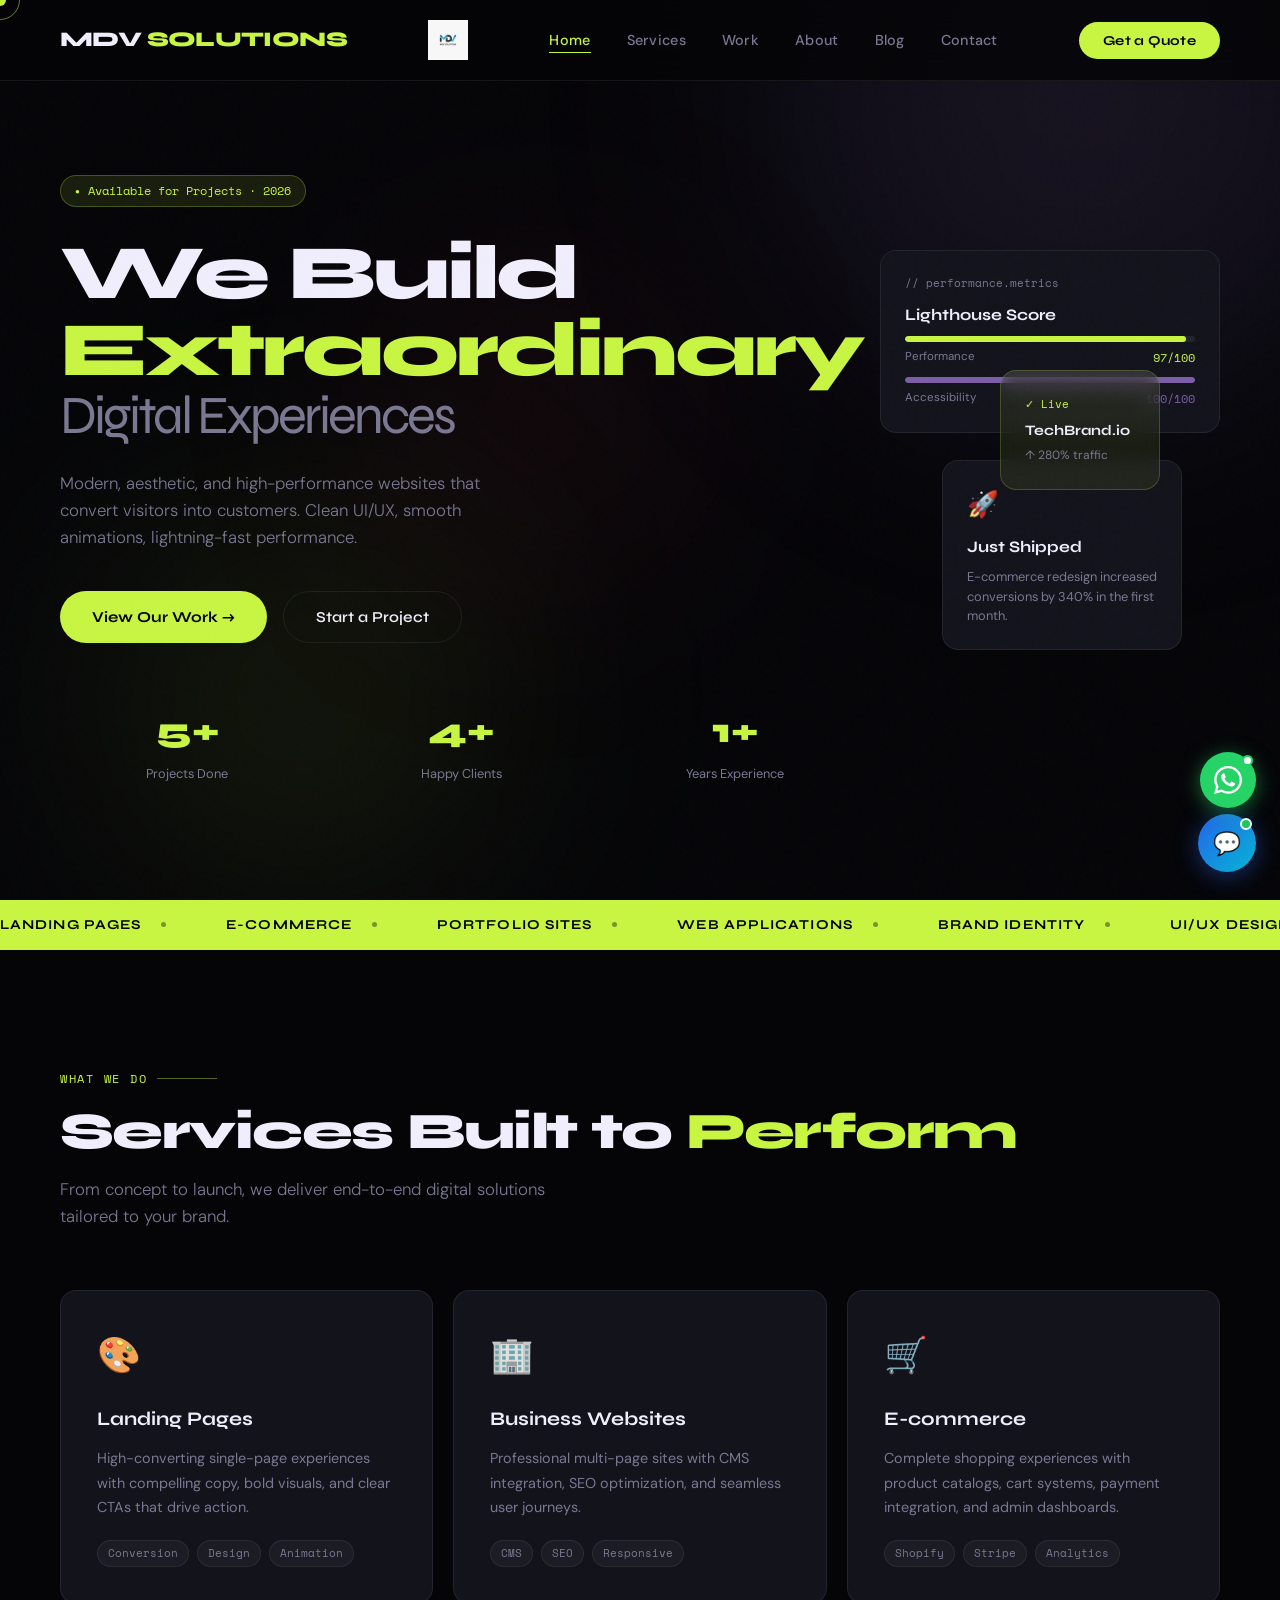
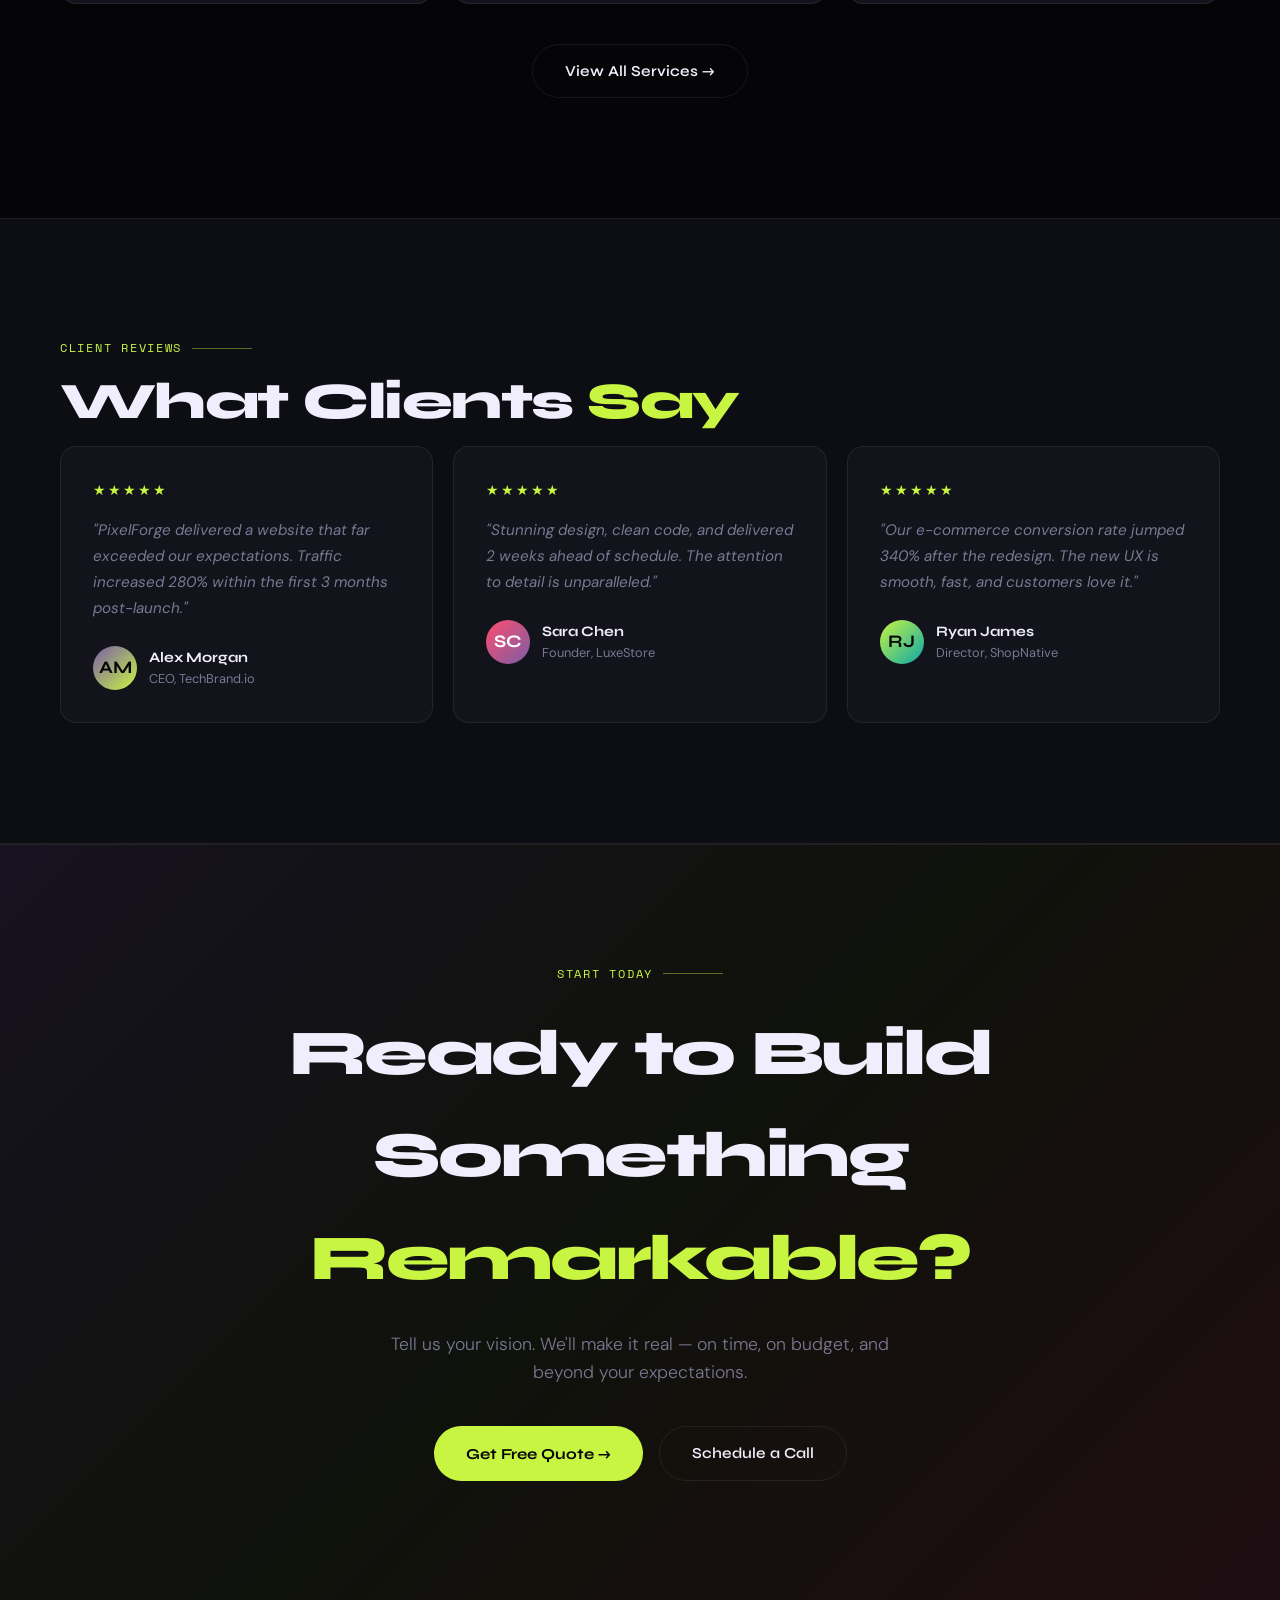
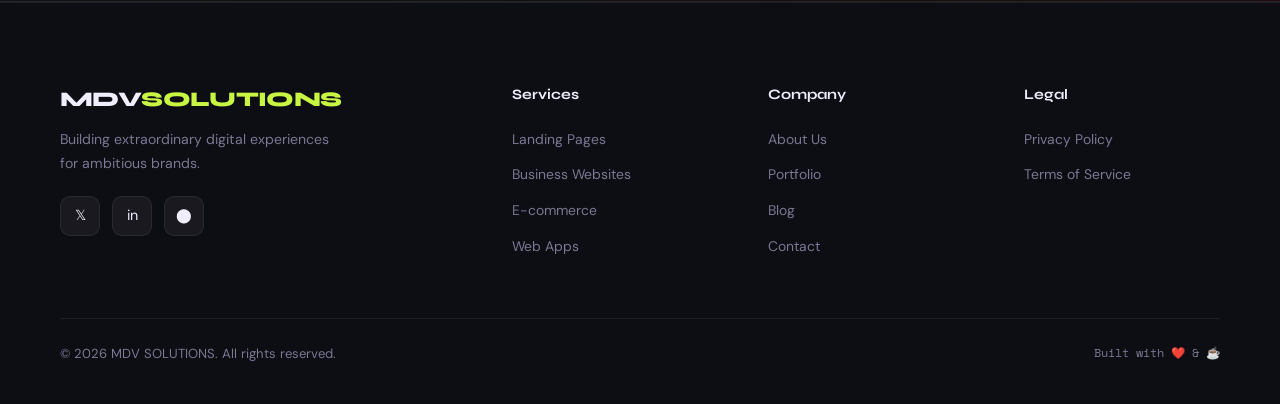
<file: index.html>
<!DOCTYPE html>
<html lang="en">
<head>
<meta charset="UTF-8">
<meta name="viewport" content="width=device-width, initial-scale=1.0">
<title>MDV SOLUTIONS — Creative Web Development Agency</title>
<meta name="description" content="Modern, aesthetic, and high-performance websites for businesses and personal brands.">
<link rel="stylesheet" href="css/style.css">
<link rel="preconnect" href="https://fonts.googleapis.com">
<link href="https://fonts.googleapis.com/css2?family=Syne:wght@400;600;700;800&family=DM+Sans:ital,wght@0,300;0,400;0,500;1,300&family=Space+Mono:wght@400;700&display=swap" rel="stylesheet">
</head>
<body>

<div id="cursor"></div>
<div id="cursor-ring"></div>
<div class="scroll-progress" id="scroll-progress"></div>

<!-- Toast -->
<div class="toast" id="toast">
  <div class="toast-icon" id="toast-icon">✅</div>
  <div class="toast-text">
    <div class="toast-title" id="toast-title">Success!</div>
    <div class="toast-msg" id="toast-msg">Done.</div>
  </div>
</div>

<!-- Quote Modal -->
<div class="modal-overlay" id="modal">
  <div class="modal">
    <div class="modal-header">
      <div class="modal-title">Get a Free Quote</div>
      <button class="modal-close" onclick="closeModal()">✕</button>
    </div>
    <div class="form-group"><label class="form-label">Your Name</label><input class="form-input" id="modal-name" type="text" placeholder=""></div>
    <div class="form-group"><label class="form-label">Email Address</label><input class="form-input" id="modal-email" type="email" placeholder=""></div>
    <div class="form-group">
      <label class="form-label">Project Type</label>
      <select class="form-select" id="modal-type">
        <option value="">Select a service</option>
        <option>Landing Page</option><option>Business Website</option><option>E-commerce</option><option>Portfolio</option><option>Custom Project</option>
      </select>
    </div>
    <div class="form-group">
      <label class="form-label">Budget Range</label>
      <select class="form-select" id="modal-budget">
        <option value="">Select budget</option>
        <option>$500 – $1,500</option><option>$1,500 – $5,000</option><option>$5,000 – $15,000</option><option>$15,000+</option>
      </select>
    </div>
    <div class="form-group"><label class="form-label">Brief Description</label><textarea class="form-textarea" id="modal-desc" placeholder="Tell us about your project..."></textarea></div>
    <button class="btn-primary" style="width:100%;justify-content:center" onclick="submitQuote()">Send Request →</button>
  </div>
</div>

<!-- Mobile Menu -->
<div class="mobile-menu" id="mobile-menu">
  <a href="index.html">Home</a>
  <a href="pages/services.html">Services</a>
  <a href="pages/work.html">Work</a>
  <a href="pages/about.html">About</a>
  <a href="pages/blog.html">Blog</a>
  <a href="pages/contact.html">Contact</a>
</div>

<!-- NAV -->
<nav id="navbar">
  <a class="logo" href="index.html">MDV <span>SOLUTIONS</span></a>
  <a class="logo" href="index.html">
  <img src="image/WhatsApp Image 2026-03-04 at 10.05.48 PM.jpeg" alt="MDV Solutions" style="height:40px;width:auto;">
</a>
  <ul class="nav-links">
    <li><a href="index.html" class="current">Home</a></li>
    <li><a href="pages/services.html">Services</a></li>
    <li><a href="pages/work.html">Work</a></li>
    <li><a href="pages/about.html">About</a></li>
    <li><a href="pages/blog.html">Blog</a></li>
    <li><a href="pages/contact.html">Contact</a></li>
  </ul>
  <button class="nav-cta" onclick="openModal()">Get a Quote</button>
  <div class="hamburger" id="hamburger" onclick="toggleMobileMenu()">
    <span></span><span></span><span></span>
  </div>
</nav>

<!-- HERO -->
<section class="hero">
  <div class="hero-bg-orb orb1"></div>
  <div class="hero-bg-orb orb2"></div>
  <div class="hero-bg-orb orb3"></div>
  <div class="hero-left">
    <div class="hero-label">Available for Projects · 2026</div>
    <h1 class="hero-title">
      We Build <span class="line2">Extraordinary</span>
      <span class="line3">Digital Experiences</span>
    </h1>
    <p class="hero-desc">Modern, aesthetic, and high-performance websites that convert visitors into customers. Clean UI/UX, smooth animations, lightning-fast performance.</p>
    <div class="hero-actions">
      <a href="pages/work.html" class="btn-primary">View Our Work →</a>
      <button class="btn-outline" onclick="openModal()">Start a Project</button>
    </div>
    <div class="hero-stats">
      <div class="stat"><span class="stat-num" data-count="5">0+</span><span class="stat-label">Projects Done</span></div>
      <div class="stat"><span class="stat-num" data-count="4">0</span><span class="stat-label">Happy Clients</span></div>
      <div class="stat"><span class="stat-num" data-count="1">0</span><span class="stat-label">Years Experience</span></div>
    </div>
  </div>
  <div class="hero-visual">
    <div class="hero-card hc1">
      <div class="hc-label">// performance.metrics</div>
      <div class="hc-title">Lighthouse Score</div>
      <div class="hc-bar"><div class="hc-fill" style="width:97%"></div></div>
      <div style="display:flex;justify-content:space-between;margin-top:4px"><span style="font-size:0.72rem;color:var(--muted)">Performance</span><span class="hc-score">97/100</span></div>
      <div class="hc-bar" style="margin-top:10px"><div class="hc-fill" style="width:100%;background:var(--accent2)"></div></div>
      <div style="display:flex;justify-content:space-between;margin-top:4px"><span style="font-size:0.72rem;color:var(--muted)">Accessibility</span><span style="font-family:var(--font-mono);font-size:0.75rem;color:var(--accent2)">100/100</span></div>
    </div>
    <div class="hero-card hc2">
      <div class="hc-icon">🚀</div>
      <div class="hc-title">Just Shipped</div>
      <div class="hc-text">E-commerce redesign increased conversions by 340% in the first month.</div>
    </div>
    <div class="hero-card hc3">
      <div style="font-family:var(--font-mono);font-size:0.7rem;color:var(--accent);margin-bottom:6px">✓ Live</div>
      <div style="font-family:var(--font-head);font-weight:700;font-size:0.9rem">TechBrand.io</div>
      <div style="font-size:0.75rem;color:var(--muted);margin-top:4px">↑ 280% traffic</div>
    </div>
  </div>
</section>

<!-- Marquee -->
<div class="marquee-wrap">
  <div class="marquee-track">
    <span class="marquee-item">Landing Pages <span class="marquee-dot"></span></span>
    <span class="marquee-item">E-commerce <span class="marquee-dot"></span></span>
    <span class="marquee-item">Portfolio Sites <span class="marquee-dot"></span></span>
    <span class="marquee-item">Web Applications <span class="marquee-dot"></span></span>
    <span class="marquee-item">Brand Identity <span class="marquee-dot"></span></span>
    <span class="marquee-item">UI/UX Design <span class="marquee-dot"></span></span>
    <span class="marquee-item">SEO Optimization <span class="marquee-dot"></span></span>
    <span class="marquee-item">Animation & Motion <span class="marquee-dot"></span></span>
    <span class="marquee-item">Landing Pages <span class="marquee-dot"></span></span>
    <span class="marquee-item">E-commerce <span class="marquee-dot"></span></span>
    <span class="marquee-item">Portfolio Sites <span class="marquee-dot"></span></span>
    <span class="marquee-item">Web Applications <span class="marquee-dot"></span></span>
    <span class="marquee-item">Brand Identity <span class="marquee-dot"></span></span>
    <span class="marquee-item">UI/UX Design <span class="marquee-dot"></span></span>
    <span class="marquee-item">SEO Optimization <span class="marquee-dot"></span></span>
    <span class="marquee-item">Animation & Motion <span class="marquee-dot"></span></span>
  </div>
</div>

<!-- Services Preview -->
<section class="section">
  <div class="section-label">What We Do</div>
  <h2 class="section-title">Services Built to <span class="accent">Perform</span></h2>
  <p class="section-desc">From concept to launch, we deliver end-to-end digital solutions tailored to your brand.</p>
  <div class="services-grid">
    <div class="service-card"><div class="service-icon">🎨</div><div class="service-name">Landing Pages</div><div class="service-desc">High-converting single-page experiences with compelling copy, bold visuals, and clear CTAs that drive action.</div><div class="service-tags"><span class="tag">Conversion</span><span class="tag">Design</span><span class="tag">Animation</span></div></div>
    <div class="service-card"><div class="service-icon">🏢</div><div class="service-name">Business Websites</div><div class="service-desc">Professional multi-page sites with CMS integration, SEO optimization, and seamless user journeys.</div><div class="service-tags"><span class="tag">CMS</span><span class="tag">SEO</span><span class="tag">Responsive</span></div></div>
    <div class="service-card"><div class="service-icon">🛒</div><div class="service-name">E-commerce</div><div class="service-desc">Complete shopping experiences with product catalogs, cart systems, payment integration, and admin dashboards.</div><div class="service-tags"><span class="tag">Shopify</span><span class="tag">Stripe</span><span class="tag">Analytics</span></div></div>
  </div>
  <div style="text-align:center;margin-top:40px"><a href="pages/services.html" class="btn-outline">View All Services →</a></div>
</section>

<!-- Testimonials -->
<section class="section bg-alt">
  <div class="section-label">Client Reviews</div>
  <h2 class="section-title">What Clients <span class="accent">Say</span></h2>
  <div class="testimonials-grid">
    <div class="testimonial-card"><div class="stars">★★★★★</div><div class="testi-text">"PixelForge delivered a website that far exceeded our expectations. Traffic increased 280% within the first 3 months post-launch."</div><div class="testi-author"><div class="author-avatar av1">AM</div><div><div class="author-name">Alex Morgan</div><div class="author-role">CEO, TechBrand.io</div></div></div></div>
    <div class="testimonial-card"><div class="stars">★★★★★</div><div class="testi-text">"Stunning design, clean code, and delivered 2 weeks ahead of schedule. The attention to detail is unparalleled."</div><div class="testi-author"><div class="author-avatar av2">SC</div><div><div class="author-name">Sara Chen</div><div class="author-role">Founder, LuxeStore</div></div></div></div>
    <div class="testimonial-card"><div class="stars">★★★★★</div><div class="testi-text">"Our e-commerce conversion rate jumped 340% after the redesign. The new UX is smooth, fast, and customers love it."</div><div class="testi-author"><div class="author-avatar av3">RJ</div><div><div class="author-name">Ryan James</div><div class="author-role">Director, ShopNative</div></div></div></div>
  </div>
</section>

<!-- CTA -->
<div class="cta-section">
  <div class="section-label" style="justify-content:center;margin-bottom:20px">Start Today</div>
  <h2>Ready to Build Something <span class="accent">Remarkable?</span></h2>
  <p>Tell us your vision. We'll make it real — on time, on budget, and beyond your expectations.</p>
  <div style="display:flex;gap:16px;justify-content:center;flex-wrap:wrap">
    <button class="btn-primary" onclick="openModal()">Get Free Quote →</button>
    <a href="pages/contact.html" class="btn-outline">Schedule a Call</a>
  </div>
</div>

<!-- Footer -->
<footer>
  <div class="footer-grid">
    <div class="footer-brand">
      <a class="logo" href="index.html">MDV<span>SOLUTIONS</span></a>
      <p>Building extraordinary digital experiences for ambitious brands.</p>
      <div class="social-links">
        <div class="social-btn">𝕏</div><div class="social-btn">in</div><div class="social-btn">⬤</div>
      </div>
    </div>
    <div class="footer-col"><h4>Services</h4><ul class="footer-links"><li><a href="pages/services.html">Landing Pages</a></li><li><a href="pages/services.html">Business Websites</a></li><li><a href="pages/services.html">E-commerce</a></li><li><a href="pages/services.html">Web Apps</a></li></ul></div>
    <div class="footer-col"><h4>Company</h4><ul class="footer-links"><li><a href="pages/about.html">About Us</a></li><li><a href="pages/work.html">Portfolio</a></li><li><a href="pages/blog.html">Blog</a></li><li><a href="pages/contact.html">Contact</a></li></ul></div>
    <div class="footer-col"><h4>Legal</h4><ul class="footer-links"><li><a href="pages/privacy.html">Privacy Policy</a></li><li><a href="pages/terms.html">Terms of Service</a></li></ul></div>
  </div>
  <div class="footer-bottom"><p>© 2026 MDV SOLUTIONS. All rights reserved.</p><p style="font-family:var(--font-mono);font-size:0.72rem;color:var(--muted)">Built with ❤️ & ☕</p></div>
</footer>

<script src="js/main.js"></script>
<script>
  document.querySelectorAll('.stat-num').forEach(el => {
    const target = parseInt(el.dataset.count);
    let c = 0; const step = target / 60;
    const iv = setInterval(() => {
      c = Math.min(c + step, target);
      el.textContent = Math.floor(c) + (target >= 100 ? '+' : '+');
      if (c >= target) clearInterval(iv);
    }, 25);
  });
</script>
  <!-- MDV Chatbot Bubble -->
<style>
  .mdv-chat-btn {
    position: fixed; bottom: 28px; right: 24px; z-index: 9999;
    width: 58px; height: 58px; border-radius: 50%;
    background: linear-gradient(135deg, #2563eb, #06b6d4);
    border: none; cursor: pointer;
    display: flex; align-items: center; justify-content: center;
    font-size: 1.4rem;
    box-shadow: 0 4px 24px rgba(37,99,235,0.45);
    transition: transform 0.2s, box-shadow 0.2s;
  }
  .mdv-chat-btn:hover {
    transform: scale(1.1);
    box-shadow: 0 6px 32px rgba(37,99,235,0.6);
  }
  .mdv-chat-btn .notif-dot {
    position: absolute; top: 4px; right: 4px;
    width: 12px; height: 12px; border-radius: 50%;
    background: #22c55e; border: 2px solid white;
    animation: blink 2s infinite;
  }
  @keyframes blink { 0%,100%{opacity:1} 50%{opacity:0.4} }

  .mdv-chat-frame {
    position: fixed; bottom: 100px; right: 28px; z-index: 9998;
    width: 400px; height: 580px;
    border-radius: 16px; overflow: hidden;
    box-shadow: 0 20px 60px rgba(0,0,0,0.5);
    border: 1px solid rgba(59,130,246,0.2);
    display: none;
    animation: popUp 0.25s ease;
  }
  .mdv-chat-frame.open { display: block; }
  .mdv-chat-frame iframe {
    width: 100%; height: 100%; border: none;
  }
  @keyframes popUp {
    from { opacity:0; transform: scale(0.92) translateY(12px); }
    to   { opacity:1; transform: scale(1)    translateY(0); }
  }

  @media(max-width: 500px) {
    .mdv-chat-frame {
      width: calc(100vw - 24px);
      height: 70vh;
      right: 12px; bottom: 90px;
    }
  }
</style>

<!-- Chat Bubble Button -->
<button class="mdv-chat-btn" onclick="toggleChat()">
  💬
  <div class="notif-dot"></div>
</button>

<!-- Chat iframe -->
<div class="mdv-chat-frame" id="mdv-frame">
  <iframe src="pages/mdv-chatbot.html"></iframe>
</div>

<script>
  function toggleChat() {
    const frame = document.getElementById('mdv-frame');
    frame.classList.toggle('open');
  }
  // Close on outside click
  document.addEventListener('click', function(e) {
    const frame = document.getElementById('mdv-frame');
    const btn = document.querySelector('.mdv-chat-btn');
    if (!frame.contains(e.target) && !btn.contains(e.target)) {
      frame.classList.remove('open');
    }
  });
</script>
  <!-- WhatsApp Button -->
<style>
  .wa-btn {
    position: fixed; bottom: 92px; right: 24px; z-index: 9999;
    width: 56px; height: 56px; border-radius: 50%;
    background: #25d366; border: none; cursor: pointer;
    display: flex; align-items: center; justify-content: center;
    box-shadow: 0 4px 20px rgba(37,211,102,0.5);
    transition: transform 0.2s, box-shadow 0.2s;
    text-decoration: none;
  }
  .wa-btn:hover { transform: scale(1.1); box-shadow: 0 6px 28px rgba(37,211,102,0.7); }
  .wa-btn svg { width: 28px; height: 28px; fill: white; }
  .wa-btn .wa-dot {
    position: absolute; top: 3px; right: 3px;
    width: 11px; height: 11px; border-radius: 50%;
    background: #fff; border: 2px solid #25d366;
    animation: waPulse 2s infinite;
  }
  @keyframes waPulse { 0%,100%{transform:scale(1)} 50%{transform:scale(1.3)} }
  .wa-btn::before {
    content: 'Chat on WhatsApp';
    position: absolute; right: 68px; top: 50%; transform: translateY(-50%);
    background: #1a1a1a; color: #fff;
    font-family: 'DM Sans', sans-serif; font-size: 0.75rem;
    padding: 6px 12px; border-radius: 6px; white-space: nowrap;
    opacity: 0; pointer-events: none; transition: opacity 0.2s;
  }
  .wa-btn:hover::before { opacity: 1; }
  @media(max-width:600px) {
    .wa-btn { bottom: 16px; right: 16px; width: 50px; height: 50px; }
    .wa-btn::before { display: none; }
  }
</style>

<a class="wa-btn"
   href="https://wa.me/91XXXXXXXXXX?text=Hello%20MDV%20Solutions!%20I%20would%20like%20to%20discuss%20a%20project."
   target="_blank" rel="noopener">
  <svg viewBox="0 0 24 24" xmlns="http://www.w3.org/2000/svg">
    <path d="M17.472 14.382c-.297-.149-1.758-.867-2.03-.967-.273-.099-.471-.148-.67.15-.197.297-.767.966-.94 1.164-.173.199-.347.223-.644.075-.297-.15-1.255-.463-2.39-1.475-.883-.788-1.48-1.761-1.653-2.059-.173-.297-.018-.458.13-.606.134-.133.298-.347.446-.52.149-.174.198-.298.298-.497.099-.198.05-.371-.025-.52-.075-.149-.669-1.612-.916-2.207-.242-.579-.487-.5-.669-.51-.173-.008-.371-.01-.57-.01-.198 0-.52.074-.792.372-.272.297-1.04 1.016-1.04 2.479 0 1.462 1.065 2.875 1.213 3.074.149.198 2.096 3.2 5.077 4.487.709.306 1.262.489 1.694.625.712.227 1.36.195 1.871.118.571-.085 1.758-.719 2.006-1.413.248-.694.248-1.289.173-1.413-.074-.124-.272-.198-.57-.347m-5.421 7.403h-.004a9.87 9.87 0 01-5.031-1.378l-.361-.214-3.741.982.998-3.648-.235-.374a9.86 9.86 0 01-1.51-5.26c.001-5.45 4.436-9.884 9.888-9.884 2.64 0 5.122 1.03 6.988 2.898a9.825 9.825 0 012.893 6.994c-.003 5.45-4.437 9.884-9.885 9.884m8.413-18.297A11.815 11.815 0 0012.05 0C5.495 0 .16 5.335.157 11.892c0 2.096.547 4.142 1.588 5.945L.057 24l6.305-1.654a11.882 11.882 0 005.683 1.448h.005c6.554 0 11.89-5.335 11.893-11.893a11.821 11.821 0 00-3.48-8.413z"/>
  </svg>
  <div class="wa-dot"></div>
</a>
</body>
</html>
</file>
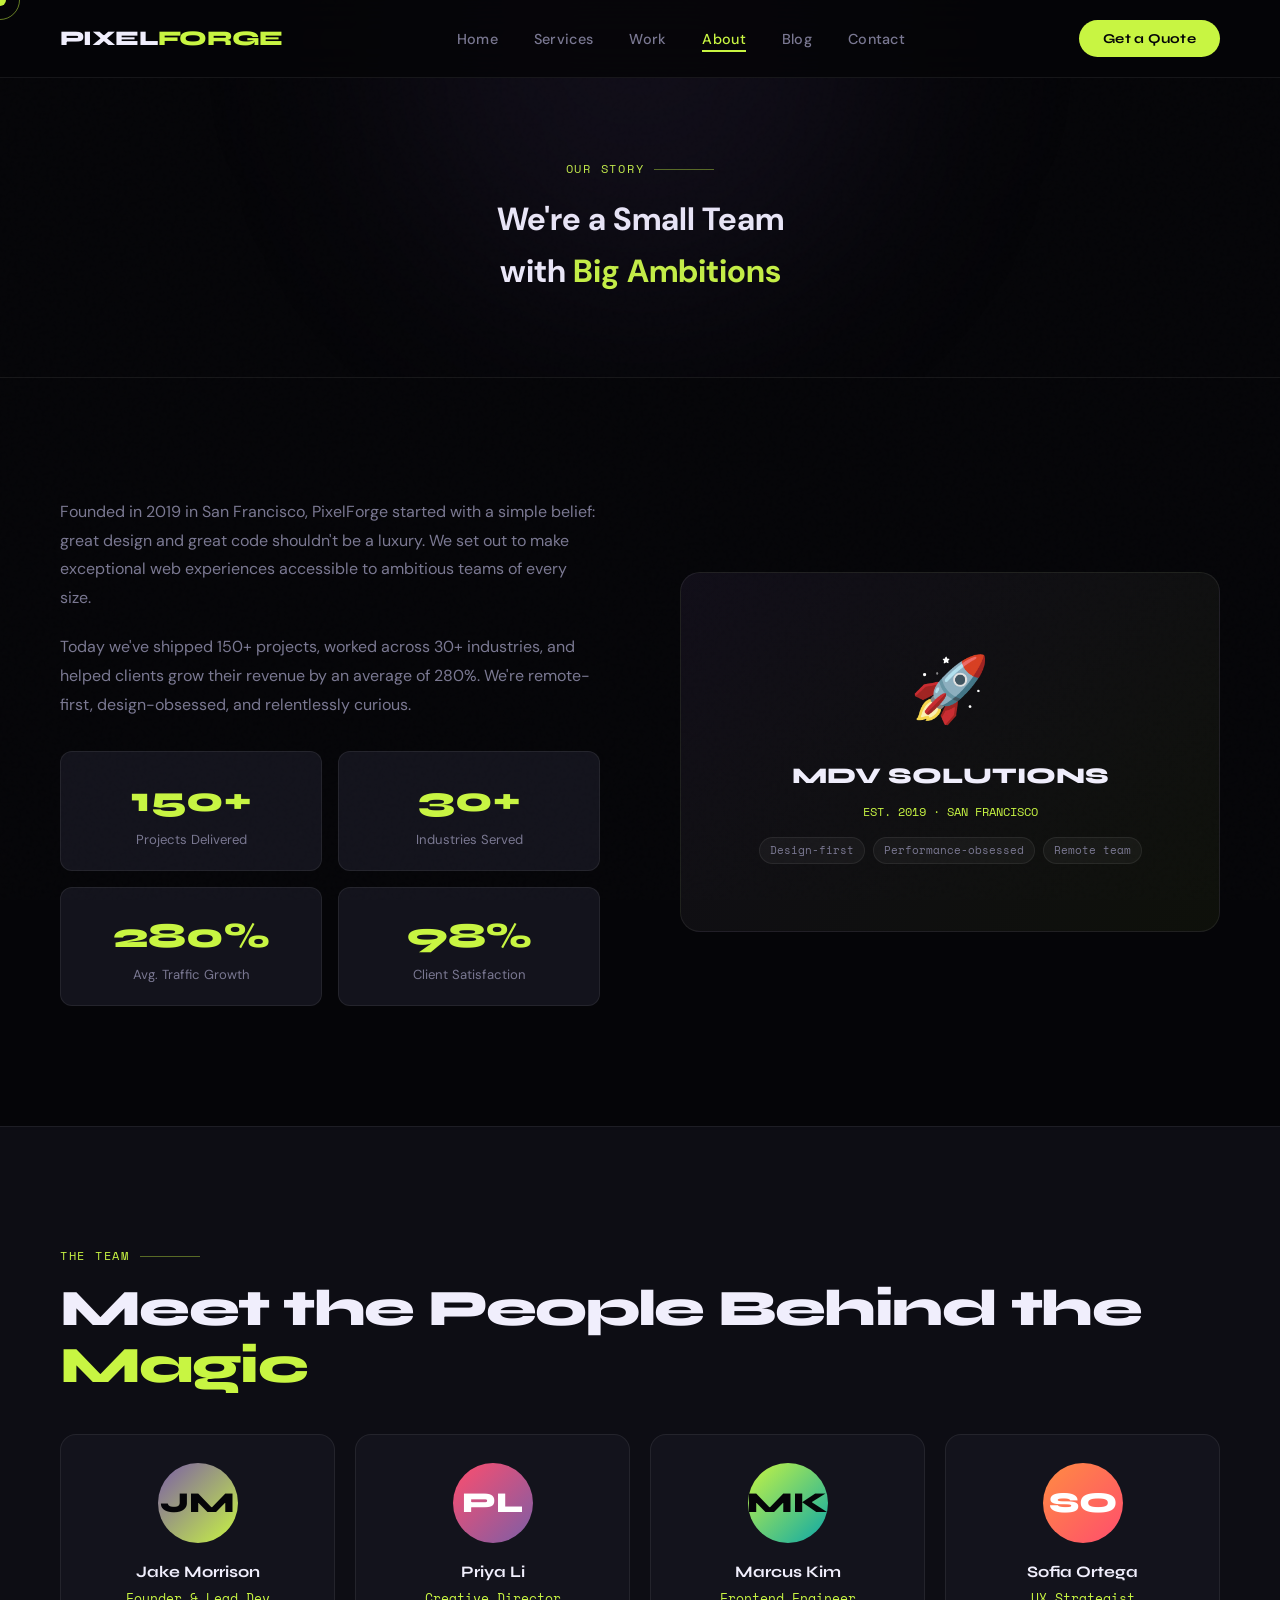
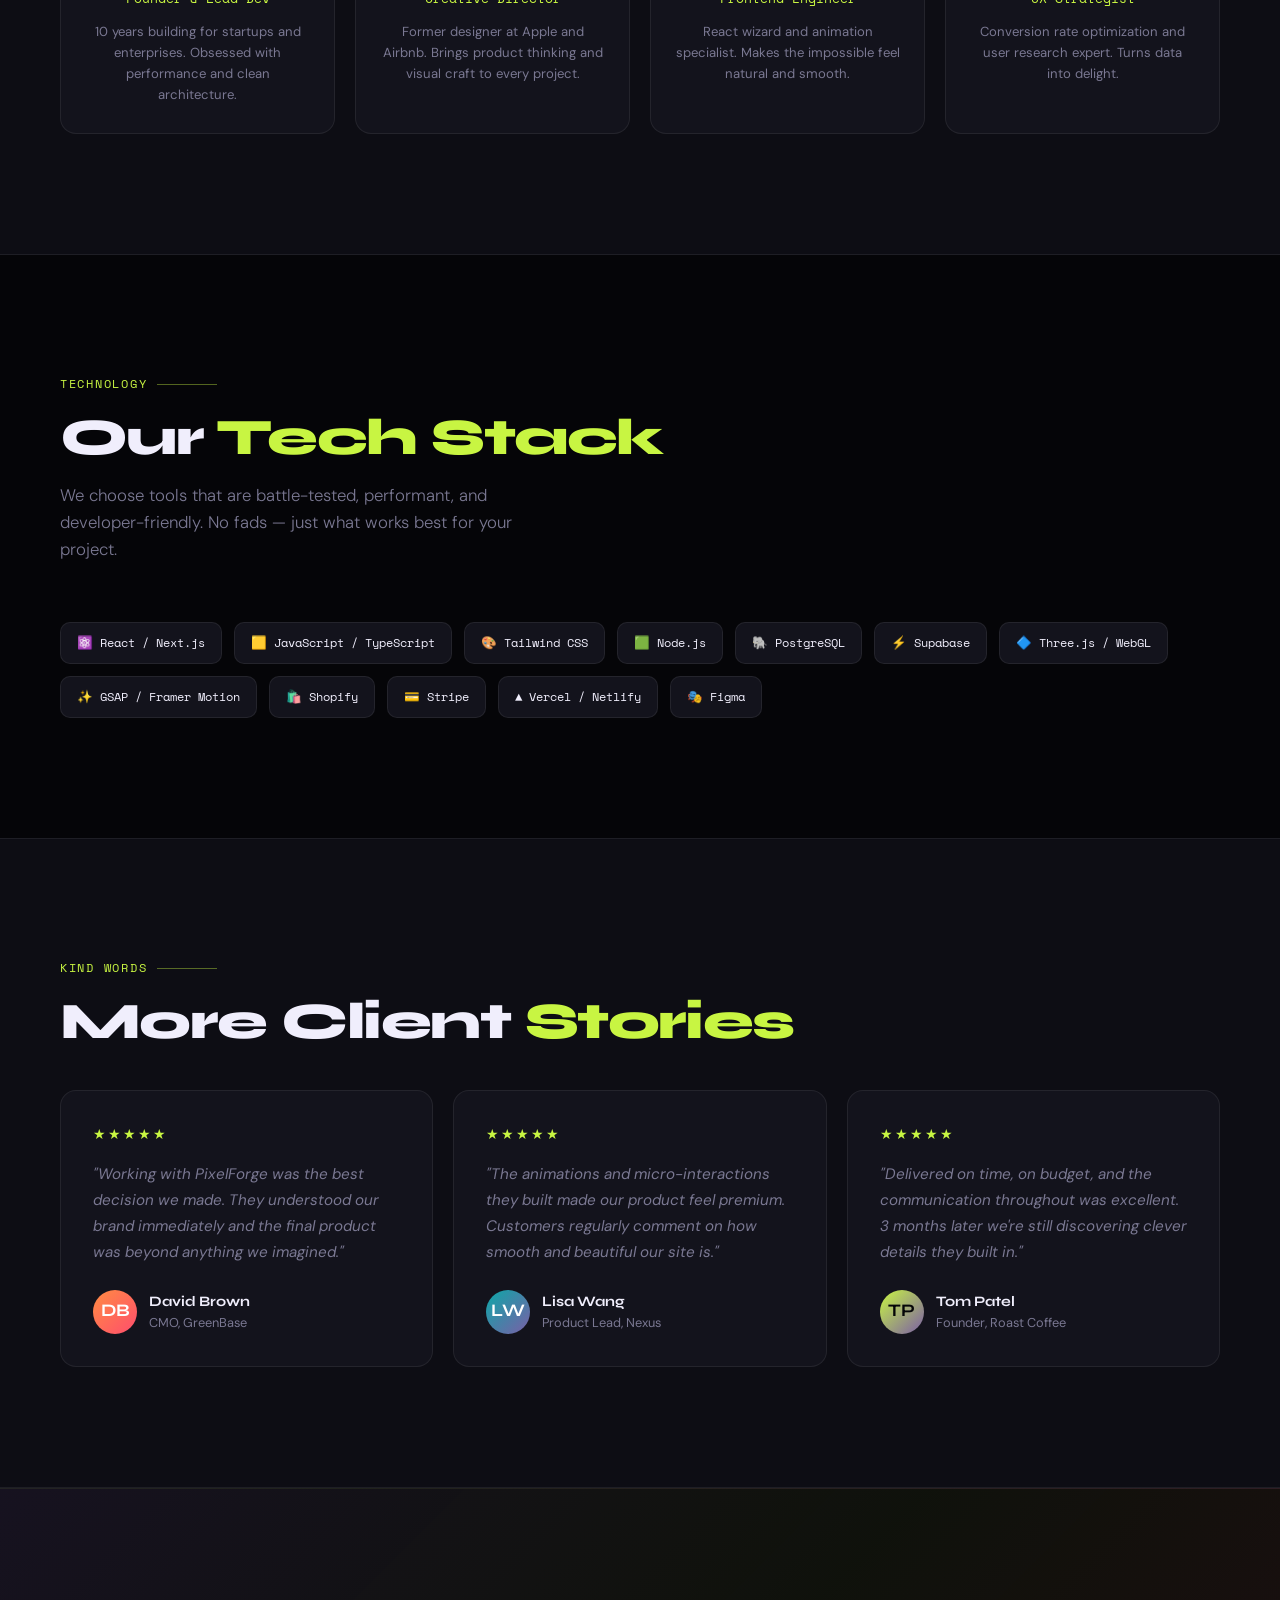
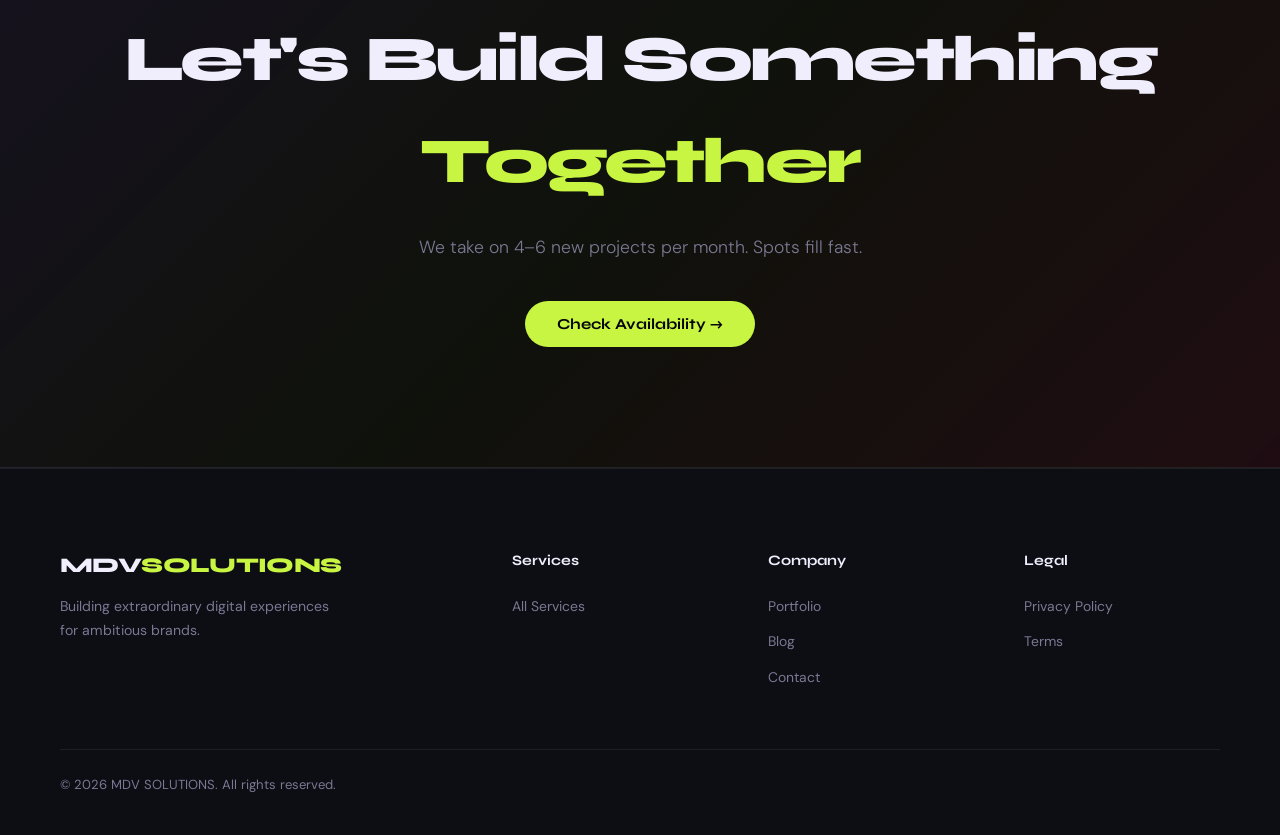
<file: pages/about.html>
<!DOCTYPE html>
<html lang="en">
<head>
<meta charset="UTF-8"><meta name="viewport" content="width=device-width, initial-scale=1.0">
<title>About — MDV SOLUTIONS</title>
<link rel="stylesheet" href="../css/style.css">
<link href="https://fonts.googleapis.com/css2?family=Syne:wght@400;600;700;800&family=DM+Sans:ital,wght@0,300;0,400;0,500;1,300&family=Space+Mono:wght@400;700&display=swap" rel="stylesheet">
<style>
.about-split{display:grid;grid-template-columns:1fr 1fr;gap:80px;align-items:center}
.stat-box{background:var(--card);border:1px solid var(--border);border-radius:12px;padding:20px;text-align:center}
.stat-box .n{font-family:var(--font-head);font-size:2.2rem;font-weight:800;color:var(--accent)}
.stat-box .l{font-size:0.82rem;color:var(--muted)}
@media(max-width:768px){.about-split{grid-template-columns:1fr!important;gap:40px!important}}
</style>
</head>
<body>

<div id="cursor"></div><div id="cursor-ring"></div>
<div class="scroll-progress" id="scroll-progress"></div>
<div class="toast" id="toast"><div class="toast-icon" id="toast-icon">✅</div><div class="toast-text"><div class="toast-title" id="toast-title">Done!</div><div class="toast-msg" id="toast-msg"></div></div></div>

<div class="modal-overlay" id="modal">
  <div class="modal">
    <div class="modal-header"><div class="modal-title">Get a Free Quote</div><button class="modal-close" onclick="closeModal()">✕</button></div>
    <div class="form-group"><label class="form-label">Your Name</label><input class="form-input" id="modal-name" type="text" placeholder=""></div>
    <div class="form-group"><label class="form-label">Email Address</label><input class="form-input" id="modal-email" type="email" placeholder=""></div>
    <div class="form-group"><label class="form-label">Project Type</label><select class="form-select" id="modal-type"><option value="">Select a service</option><option>Landing Page</option><option>Business Website</option><option>E-commerce</option><option>Portfolio</option></select></div>
    <div class="form-group"><label class="form-label">Budget</label><select class="form-select" id="modal-budget"><option value="">Select budget</option><option>$500–$1,500</option><option>$1,500–$5,000</option><option>$5,000+</option></select></div>
    <div class="form-group"><label class="form-label">Description</label><textarea class="form-textarea" id="modal-desc" placeholder="Tell us about your project..."></textarea></div>
    <button class="btn-primary" style="width:100%;justify-content:center" onclick="submitQuote()">Send Request →</button>
  </div>
</div>

<div class="mobile-menu" id="mobile-menu">
  <a href="../index.html">Home</a><a href="services.html">Services</a>
  <a href="work.html">Work</a><a href="about.html" class="current">About</a>
  <a href="blog.html">Blog</a><a href="contact.html">Contact</a>
</div>

<nav id="navbar">
  <a class="logo" href="../index.html">PIXEL<span>FORGE</span></a>
  <ul class="nav-links">
    <li><a href="../index.html">Home</a></li><li><a href="services.html">Services</a></li>
    <li><a href="work.html">Work</a></li><li><a href="about.html" class="current">About</a></li>
    <li><a href="blog.html">Blog</a></li><li><a href="contact.html">Contact</a></li>
  </ul>
  <button class="nav-cta" onclick="openModal()">Get a Quote</button>
  <div class="hamburger" id="hamburger" onclick="toggleMobileMenu()"><span></span><span></span><span></span></div>
</nav>

<div class="page-header">
  <div class="section-label" style="justify-content:center">Our Story</div>
  <h1 class="section-title">We're a Small Team<br>with <span class="accent">Big Ambitions</span></h1>
</div>

<section class="section">
  <div class="about-split">
    <div>
      <p style="color:var(--muted);margin-bottom:20px;line-height:1.8">Founded in 2019 in San Francisco, PixelForge started with a simple belief: great design and great code shouldn't be a luxury. We set out to make exceptional web experiences accessible to ambitious teams of every size.</p>
      <p style="color:var(--muted);margin-bottom:32px;line-height:1.8">Today we've shipped 150+ projects, worked across 30+ industries, and helped clients grow their revenue by an average of 280%. We're remote-first, design-obsessed, and relentlessly curious.</p>
      <div style="display:grid;grid-template-columns:1fr 1fr;gap:16px">
        <div class="stat-box"><div class="n">150+</div><div class="l">Projects Delivered</div></div>
        <div class="stat-box"><div class="n">30+</div><div class="l">Industries Served</div></div>
        <div class="stat-box"><div class="n">280%</div><div class="l">Avg. Traffic Growth</div></div>
        <div class="stat-box"><div class="n">98%</div><div class="l">Client Satisfaction</div></div>
      </div>
    </div>
    <div style="background:linear-gradient(135deg,rgba(123,94,167,0.1),rgba(200,245,66,0.05));border:1px solid var(--border);border-radius:20px;padding:40px;display:flex;align-items:center;justify-content:center;min-height:360px">
      <div style="text-align:center">
        <div style="font-size:4rem;margin-bottom:16px">🚀</div>
        <div style="font-family:var(--font-head);font-size:1.4rem;font-weight:800;margin-bottom:8px">MDV SOLUTIONS</div>
        <div style="font-family:var(--font-mono);font-size:0.75rem;color:var(--accent);margin-bottom:16px">EST. 2019 · SAN FRANCISCO</div>
        <div style="display:flex;gap:8px;justify-content:center;flex-wrap:wrap">
          <span class="tag">Design-first</span>
          <span class="tag">Performance-obsessed</span>
          <span class="tag">Remote team</span>
        </div>
      </div>
    </div>
  </div>
</section>

<!-- Team -->
<section class="section bg-alt">
  <div class="section-label">The Team</div>
  <h2 class="section-title">Meet the People Behind the <span class="accent">Magic</span></h2>
  <div class="team-grid" style="margin-top:40px">
    <div class="team-card"><div class="team-avatar av1">JM</div><div class="team-name">Jake Morrison</div><div class="team-role">Founder & Lead Dev</div><div class="team-bio">10 years building for startups and enterprises. Obsessed with performance and clean architecture.</div></div>
    <div class="team-card"><div class="team-avatar av2">PL</div><div class="team-name">Priya Li</div><div class="team-role">Creative Director</div><div class="team-bio">Former designer at Apple and Airbnb. Brings product thinking and visual craft to every project.</div></div>
    <div class="team-card"><div class="team-avatar av3">MK</div><div class="team-name">Marcus Kim</div><div class="team-role">Frontend Engineer</div><div class="team-bio">React wizard and animation specialist. Makes the impossible feel natural and smooth.</div></div>
    <div class="team-card"><div class="team-avatar av4">SO</div><div class="team-name">Sofia Ortega</div><div class="team-role">UX Strategist</div><div class="team-bio">Conversion rate optimization and user research expert. Turns data into delight.</div></div>
  </div>
</section>

<!-- Tech Stack -->
<section class="section">
  <div class="section-label">Technology</div>
  <h2 class="section-title">Our <span class="accent">Tech Stack</span></h2>
  <p class="section-desc">We choose tools that are battle-tested, performant, and developer-friendly. No fads — just what works best for your project.</p>
  <div class="tech-grid">
    <div class="tech-badge">⚛️ React / Next.js</div>
    <div class="tech-badge">🟨 JavaScript / TypeScript</div>
    <div class="tech-badge">🎨 Tailwind CSS</div>
    <div class="tech-badge">🟩 Node.js</div>
    <div class="tech-badge">🐘 PostgreSQL</div>
    <div class="tech-badge">⚡ Supabase</div>
    <div class="tech-badge">🔷 Three.js / WebGL</div>
    <div class="tech-badge">✨ GSAP / Framer Motion</div>
    <div class="tech-badge">🛍️ Shopify</div>
    <div class="tech-badge">💳 Stripe</div>
    <div class="tech-badge">▲ Vercel / Netlify</div>
    <div class="tech-badge">🎭 Figma</div>
  </div>
</section>

<!-- Testimonials -->
<section class="section bg-alt">
  <div class="section-label">Kind Words</div>
  <h2 class="section-title">More Client <span class="accent">Stories</span></h2>
  <div class="testimonials-grid" style="margin-top:40px">
    <div class="testimonial-card"><div class="stars">★★★★★</div><div class="testi-text">"Working with PixelForge was the best decision we made. They understood our brand immediately and the final product was beyond anything we imagined."</div><div class="testi-author"><div class="author-avatar av4">DB</div><div><div class="author-name">David Brown</div><div class="author-role">CMO, GreenBase</div></div></div></div>
    <div class="testimonial-card"><div class="stars">★★★★★</div><div class="testi-text">"The animations and micro-interactions they built made our product feel premium. Customers regularly comment on how smooth and beautiful our site is."</div><div class="testi-author"><div class="author-avatar av5">LW</div><div><div class="author-name">Lisa Wang</div><div class="author-role">Product Lead, Nexus</div></div></div></div>
    <div class="testimonial-card"><div class="stars">★★★★★</div><div class="testi-text">"Delivered on time, on budget, and the communication throughout was excellent. 3 months later we're still discovering clever details they built in."</div><div class="testi-author"><div class="author-avatar av6">TP</div><div><div class="author-name">Tom Patel</div><div class="author-role">Founder, Roast Coffee</div></div></div></div>
  </div>
</section>

<div class="cta-section">
  <h2>Let's Build Something <span class="accent">Together</span></h2>
  <p>We take on 4–6 new projects per month. Spots fill fast.</p>
  <button class="btn-primary" onclick="openModal()">Check Availability →</button>
</div>

<footer>
  <div class="footer-grid">
    <div class="footer-brand"><a class="logo" href="../index.html">MDV<span>SOLUTIONS</span></a><p>Building extraordinary digital experiences for ambitious brands.</p></div>
    <div class="footer-col"><h4>Services</h4><ul class="footer-links"><li><a href="services.html">All Services</a></li></ul></div>
    <div class="footer-col"><h4>Company</h4><ul class="footer-links"><li><a href="work.html">Portfolio</a></li><li><a href="blog.html">Blog</a></li><li><a href="contact.html">Contact</a></li></ul></div>
    <div class="footer-col"><h4>Legal</h4><ul class="footer-links"><li><a href="privacy.html">Privacy Policy</a></li><li><a href="terms.html">Terms</a></li></ul></div>
  </div>
  <div class="footer-bottom"><p>© 2026 MDV SOLUTIONS. All rights reserved.</p></div>
</footer>

<script src="../js/main.js"></script>
</body>
</html>
</file>
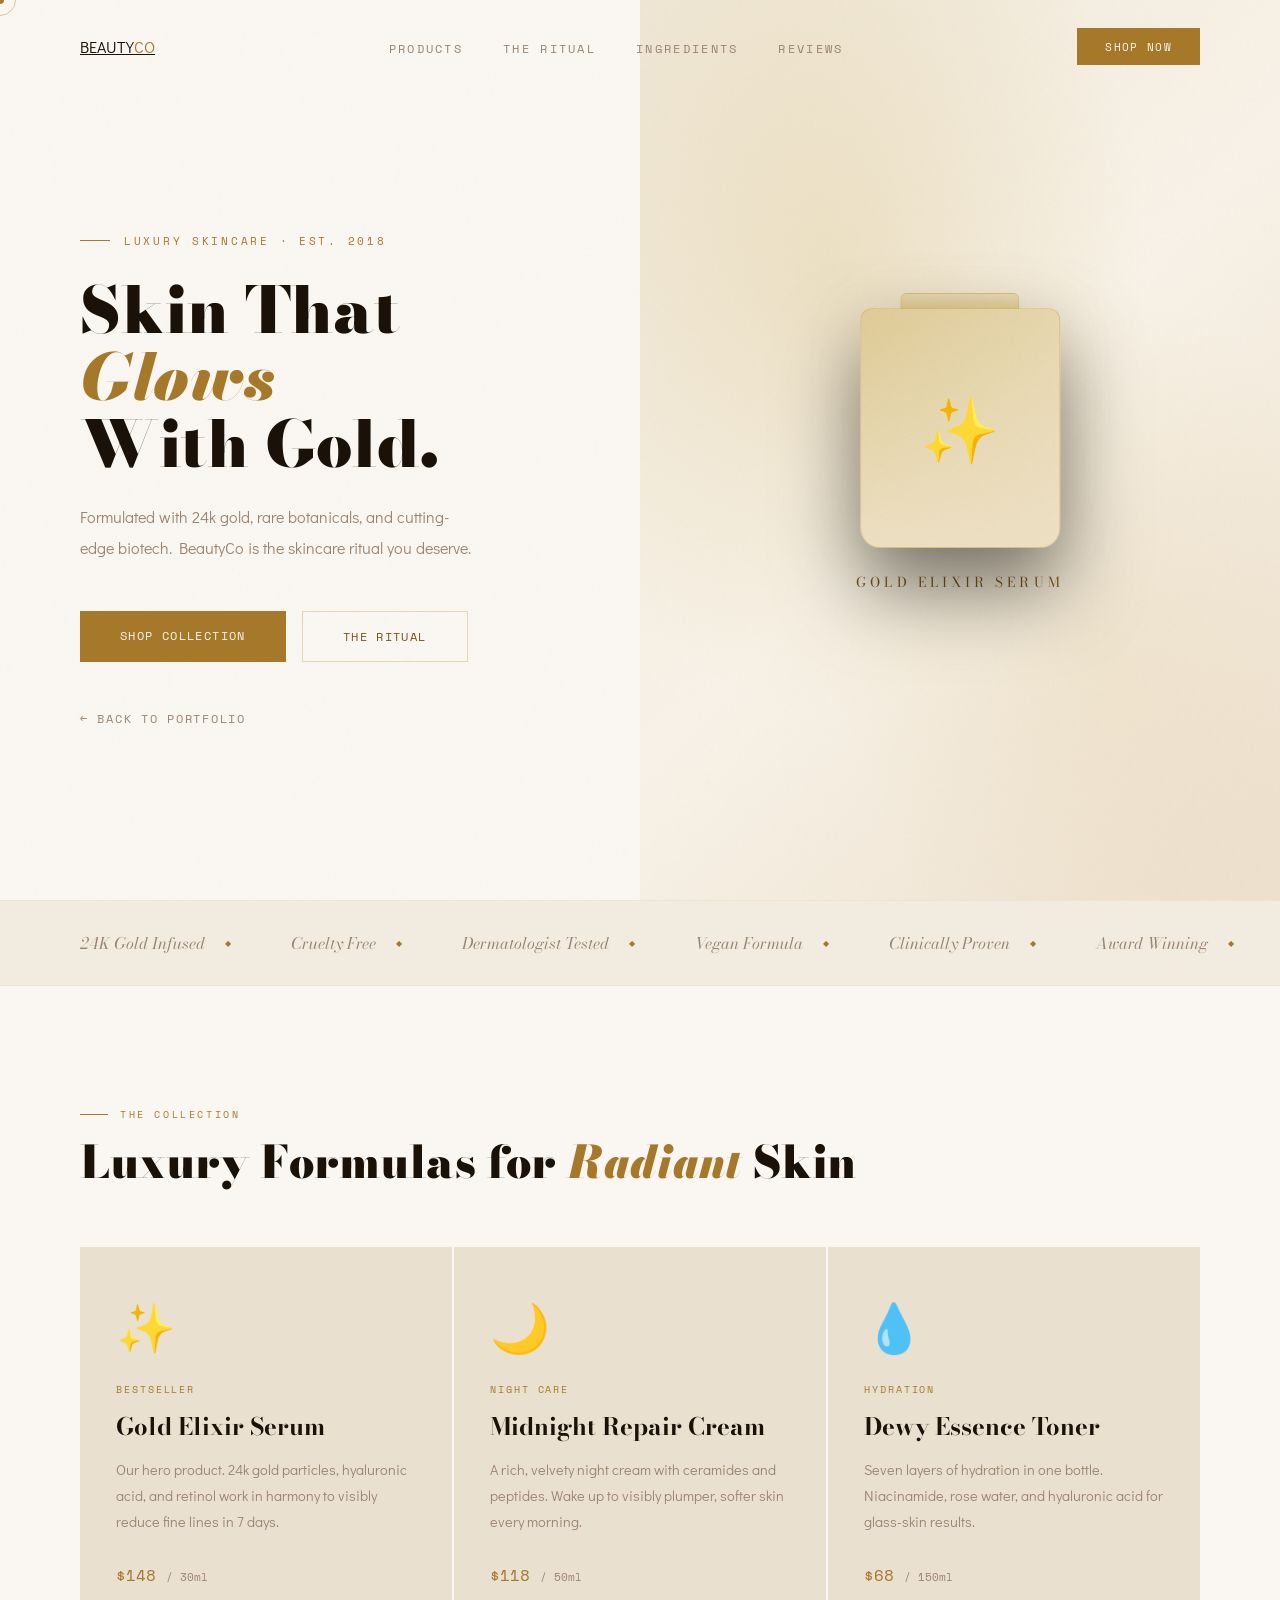
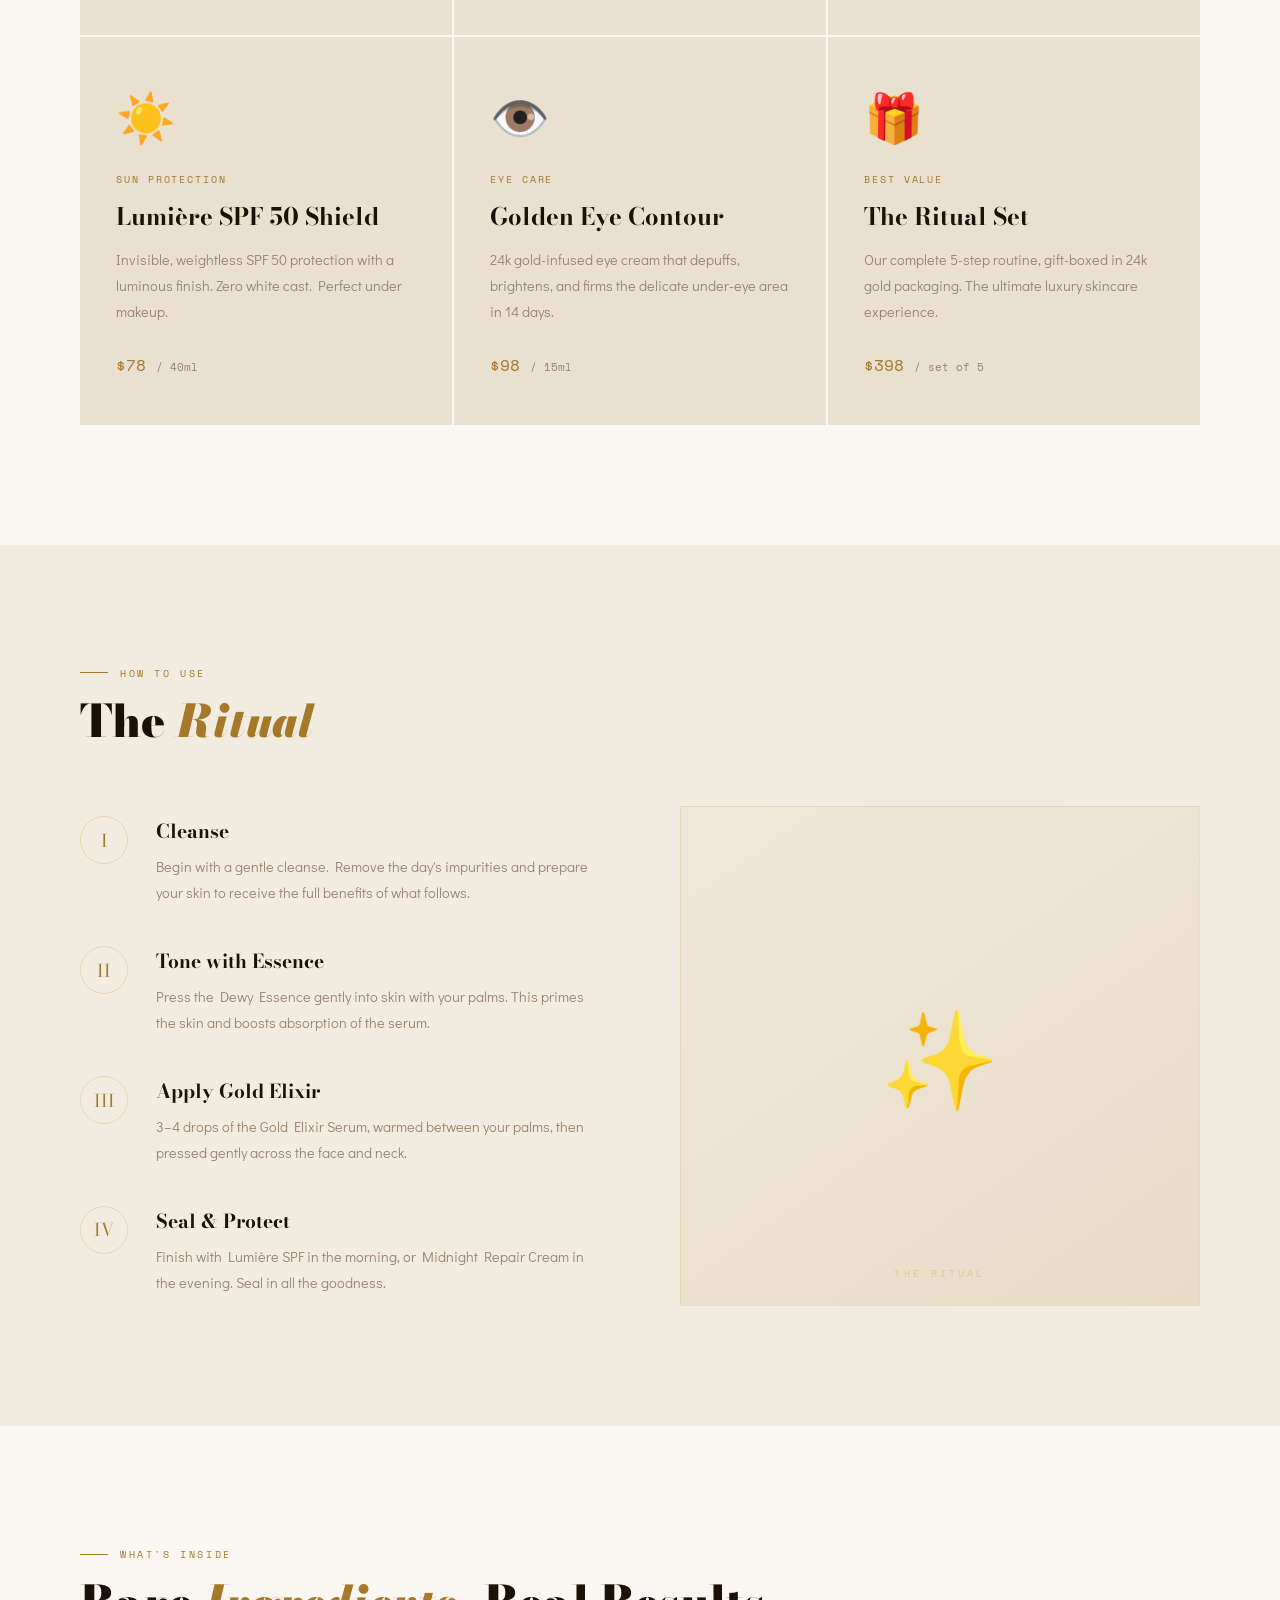
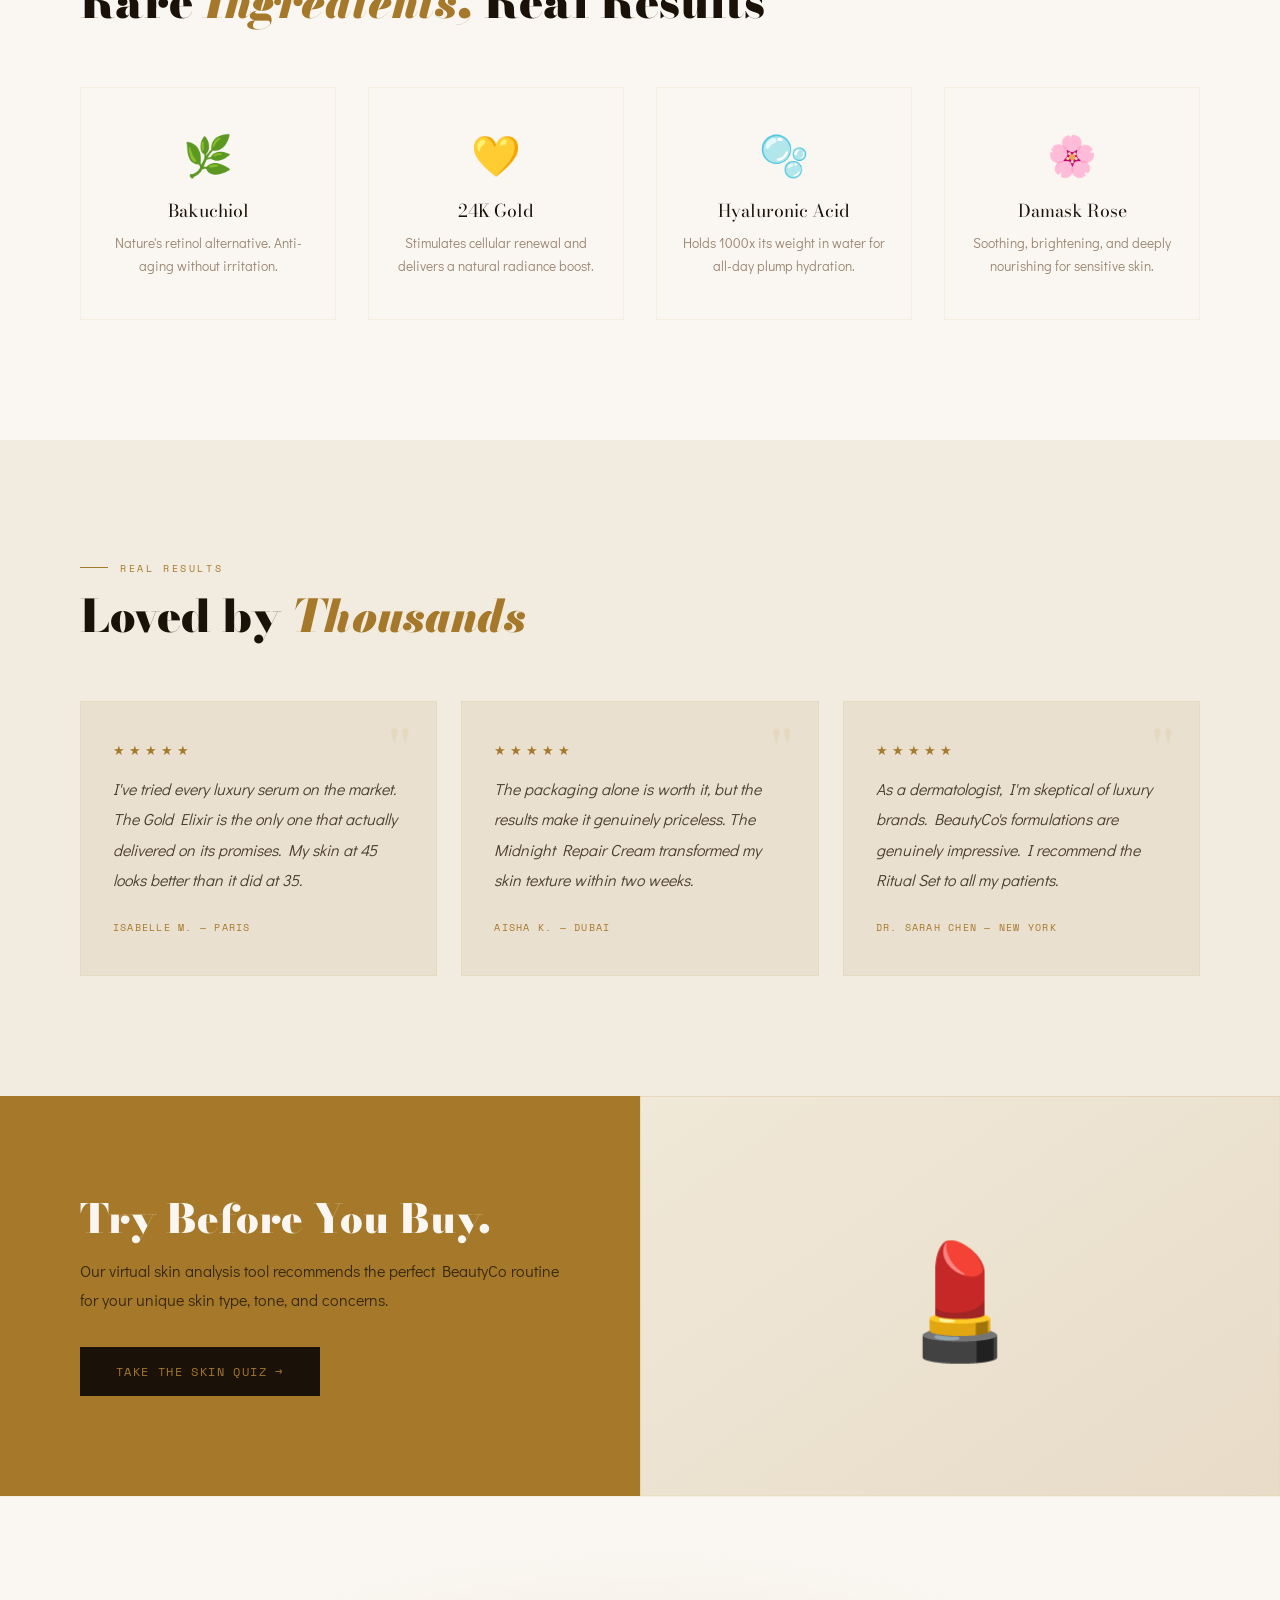
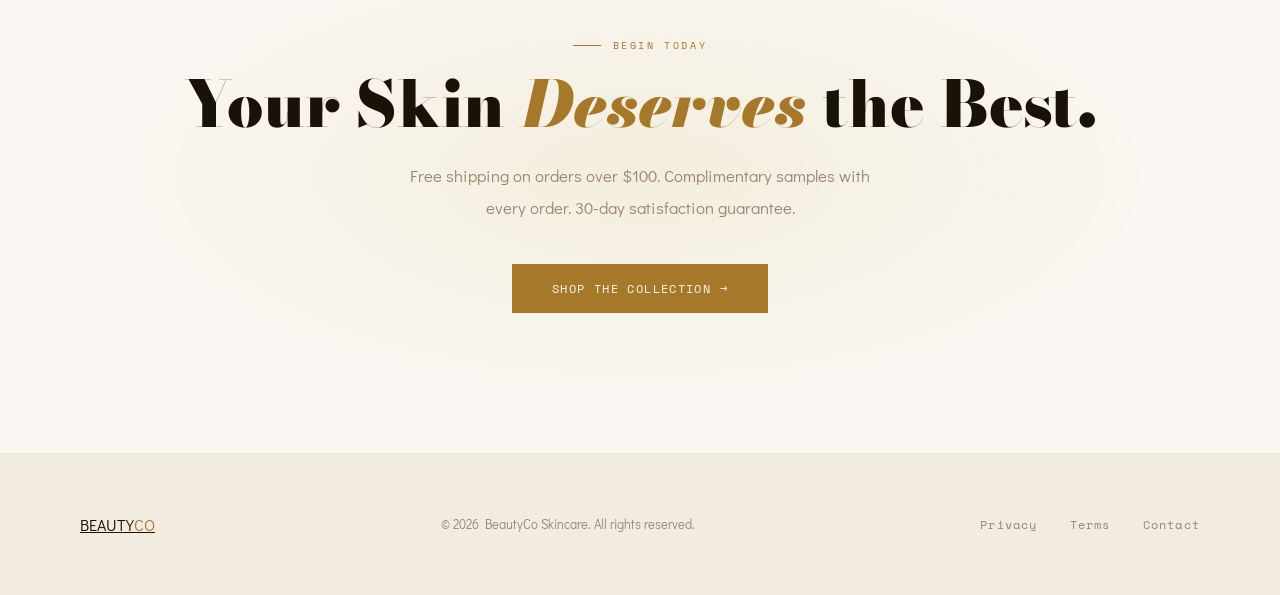
<file: pages/beautyco.html>
<!DOCTYPE html>
<html lang="en">
<head>
<meta charset="UTF-8">
<meta name="viewport" content="width=device-width, initial-scale=1.0">
<title>BeautyCo — Luxury Skincare</title>
<link href="https://fonts.googleapis.com/css2?family=Didact+Gothic&family=Bodoni+Moda:ital,opsz,wght@0,6..96,400;0,6..96,700;0,6..96,900;1,6..96,400;1,6..96,700&family=Space+Mono:wght@400;700&display=swap" rel="stylesheet">
<style>
  *, *::before, *::after { margin: 0; padding: 0; box-sizing: border-box; }

  :root {
    --bg: #faf7f2;
    --bg2: #f2ece0;
    --bg3: #e9e0d0;
    --gold: #a6782a;
    --gold2: #c99a3e;
    --gold3: #7a5518;
    --white: #1a1208;
    --muted: #9a8470;
    --text: #4a3c2a;
  }

  html { scroll-behavior: smooth; }

  body {
    background: var(--bg);
    color: var(--text);
    font-family: 'Didact Gothic', sans-serif;
    overflow-x: hidden;
    cursor: none;
  }

  /* Custom cursor */
  #cursor {
    position: fixed; width: 8px; height: 8px;
    background: var(--gold); border-radius: 50%;
    pointer-events: none; z-index: 9999;
    transform: translate(-50%, -50%);
  }
  #cursor-ring {
    position: fixed; width: 32px; height: 32px;
    border: 1px solid rgba(201,168,76,0.6); border-radius: 50%;
    pointer-events: none; z-index: 9998;
    transform: translate(-50%, -50%);
    transition: all 0.1s ease;
  }

  /* Grain */
  body::after {
    content: '';
    position: fixed; inset: 0;
    background-image: url("data:image/svg+xml,%3Csvg viewBox='0 0 256 256' xmlns='http://www.w3.org/2000/svg'%3E%3Cfilter id='n'%3E%3CfeTurbulence type='fractalNoise' baseFrequency='0.85' numOctaves='4'/%3E%3C/filter%3E%3Crect width='100%25' height='100%25' filter='url(%23n)' opacity='0.025'/%3E%3C/svg%3E");
    pointer-events: none; z-index: 1000; mix-blend-mode: multiply;
  }

  /* Nav */
  nav {
    position: fixed; top: 0; left: 0; right: 0; z-index: 500;
    display: flex; align-items: center; justify-content: space-between;
    padding: 28px 80px;
    transition: background 0.4s, padding 0.4s;
  }
  nav.scrolled { background: rgba(250,247,242,0.96) !important; border-bottom: 1px solid rgba(166,120,42,0.15); /* override */ } .nav-scrolled-dummy {
    background: rgba(250,247,242,0.97);
    border-bottom: 1px solid rgba(201,168,76,0.12);
    padding: 18px 80px;
    backdrop-filter: blur(10px); color: var(--white);
  }
  .logo { color: var(--white) !important; } .logo-fix {
    font-family: 'Bodoni Moda', serif; font-size: 1.4rem;
    font-weight: 900; letter-spacing: 0.15em; text-transform: uppercase;
    color: var(--white); text-decoration: none;
  }
  .logo span { color: var(--gold); }
  .nav-links { display: flex; gap: 40px; list-style: none; }
  .nav-links a { color: var(--muted); text-decoration: none; font-size: 0.72rem; letter-spacing: 0.2em; text-transform: uppercase; font-family: 'Space Mono', monospace; transition: color 0.3s; }
  .nav-links a:hover { color: var(--gold); }
  .nav-cta {
    background: var(--gold); color: var(--bg);
    padding: 10px 28px; font-family: 'Space Mono', monospace;
    font-size: 0.7rem; letter-spacing: 0.12em; text-transform: uppercase;
    border: none; cursor: none; transition: all 0.3s; text-decoration: none;
    display: inline-block;
  }
  .nav-cta:hover { background: var(--gold2); }

  /* Hero */
  .hero {
    min-height: 100vh; display: grid; grid-template-columns: 1fr 1fr;
    position: relative; overflow: hidden;
  }
  .hero-left {
    display: flex; flex-direction: column; justify-content: center;
    padding: 160px 80px 100px;
    background: var(--bg);
    position: relative; z-index: 2;
  }
  .hero-right {
    position: relative; overflow: hidden;
    background: linear-gradient(135deg, #f0e8d8, #f8f2e8, #ede0cc);
  }
  .hero-right::before {
    content: '';
    position: absolute; inset: 0;
    background:
      radial-gradient(ellipse at 30% 30%, rgba(201,168,76,0.2) 0%, transparent 50%),
      radial-gradient(ellipse at 70% 70%, rgba(201,168,76,0.1) 0%, transparent 40%);
  }
  .hero-product {
    position: absolute; top: 50%; left: 50%;
    transform: translate(-50%, -50%);
    text-align: center;
    animation: float 7s ease-in-out infinite;
  }
  .product-jar {
    width: 200px; height: 240px;
    background: linear-gradient(160deg, rgba(201,168,76,0.4), rgba(201,168,76,0.1));
    border: 1px solid rgba(201,168,76,0.4);
    border-radius: 12px 12px 20px 20px;
    display: flex; align-items: center; justify-content: center;
    font-size: 4rem;
    box-shadow: 0 40px 80px rgba(0,0,0,0.5), 0 0 60px rgba(201,168,76,0.1);
    position: relative; margin: 0 auto;
  }
  .product-jar::before {
    content: ''; position: absolute; top: -16px; left: 20%; right: 20%; height: 16px;
    background: linear-gradient(to top, rgba(201,168,76,0.5), rgba(201,168,76,0.2));
    border-radius: 6px 6px 0 0;
    border: 1px solid rgba(201,168,76,0.4); border-bottom: none;
  }
  .product-label {
    margin-top: 24px; font-family: 'Bodoni Moda', serif;
    font-size: 0.85rem; letter-spacing: 0.3em; text-transform: uppercase;
    color: var(--gold3);
  }
  @keyframes float { 0%,100%{transform:translate(-50%,-50%) translateY(0)} 50%{transform:translate(-50%,-50%) translateY(-16px)} }

  .hero-tag {
    font-family: 'Space Mono', monospace; font-size: 0.68rem;
    letter-spacing: 0.25em; text-transform: uppercase; color: var(--gold);
    margin-bottom: 28px; display: flex; align-items: center; gap: 14px;
  }
  .hero-tag::before { content: ''; width: 30px; height: 1px; background: var(--gold); }
  .hero h1 {
    font-family: 'Bodoni Moda', serif;
    font-size: clamp(3rem, 5vw, 5rem);
    font-weight: 900; line-height: 1.05;
    color: var(--white); margin-bottom: 24px;
  }
  .hero h1 em { font-style: italic; color: var(--gold); display: block; }
  .hero p {
    color: var(--muted); font-size: 1rem; line-height: 1.9;
    max-width: 400px; margin-bottom: 48px;
  }
  .hero-btns { display: flex; gap: 16px; flex-wrap: wrap; }
  .btn-gold {
    background: var(--gold); color: var(--bg);
    padding: 16px 40px; font-family: 'Space Mono', monospace;
    font-size: 0.72rem; letter-spacing: 0.12em; text-transform: uppercase;
    border: none; cursor: none; transition: all 0.3s; text-decoration: none;
    display: inline-block;
  }
  .btn-gold:hover { background: var(--gold2); }
  .btn-border {
    background: transparent; border: 1px solid rgba(201,168,76,0.4); color: var(--gold3);
    padding: 16px 40px; font-family: 'Space Mono', monospace;
    font-size: 0.72rem; letter-spacing: 0.12em; text-transform: uppercase;
    cursor: none; transition: all 0.3s; text-decoration: none; display: inline-block;
  }
  .btn-border:hover { border-color: var(--gold); color: var(--gold); }

  /* Divider */
  .gold-divider {
    display: flex; align-items: center; gap: 20px; padding: 30px 80px;
    background: var(--bg2); border-top: 1px solid rgba(201,168,76,0.1);
    border-bottom: 1px solid rgba(201,168,76,0.1);
    overflow: hidden;
  }
  .gd-track {
    display: flex; gap: 60px; white-space: nowrap;
    animation: marquee 18s linear infinite; flex-shrink: 0;
  }
  .gd-item {
    font-family: 'Bodoni Moda', serif; font-style: italic;
    font-size: 1rem; color: var(--muted);
    display: flex; align-items: center; gap: 20px;
  }
  .gd-item::after { content: '◆'; color: var(--gold); font-style: normal; font-size: 0.5rem; }
  @keyframes marquee { from{transform:translateX(0)} to{transform:translateX(-50%)} }

  /* Sections */
  section { padding: 120px 80px; }
  .section-label {
    font-family: 'Space Mono', monospace; font-size: 0.65rem;
    letter-spacing: 0.25em; text-transform: uppercase; color: var(--gold);
    margin-bottom: 16px; display: flex; align-items: center; gap: 12px;
  }
  .section-label::before { content: ''; width: 28px; height: 1px; background: var(--gold); }
  h2 {
    font-family: 'Bodoni Moda', serif;
    font-size: clamp(2rem, 3.5vw, 3rem); font-weight: 900;
    color: var(--white); line-height: 1.1; margin-bottom: 16px;
  }
  h2 em { font-style: italic; color: var(--gold); }

  /* Products */
  .products-grid { display: grid; grid-template-columns: repeat(3, 1fr); gap: 2px; margin-top: 60px; }
  .product-card {
    background: var(--bg3); padding: 48px 36px;
    position: relative; overflow: hidden; transition: background 0.4s;
    cursor: none;
  }
  .product-card::before {
    content: ''; position: absolute; top: 0; left: 0; right: 0; height: 1px;
    background: linear-gradient(to right, transparent, var(--gold), transparent);
    transform: scaleX(0); transition: transform 0.5s; transform-origin: center;
  }
  .product-card:hover::before { transform: scaleX(1); }
  .product-card:hover { background: rgba(201,168,76,0.05); }
  .prod-icon { font-size: 3rem; margin-bottom: 24px; display: block; }
  .prod-cat { font-family: 'Space Mono', monospace; font-size: 0.6rem; letter-spacing: 0.2em; color: var(--gold); text-transform: uppercase; margin-bottom: 12px; }
  .prod-name { font-family: 'Bodoni Moda', serif; font-size: 1.5rem; font-weight: 700; color: var(--white); margin-bottom: 12px; }
  .prod-desc { color: var(--muted); font-size: 0.9rem; line-height: 1.8; margin-bottom: 28px; }
  .prod-price { font-family: 'Space Mono', monospace; color: var(--gold); font-size: 1rem; }
  .prod-price span { font-size: 0.7rem; color: var(--muted); }

  /* Ritual / How to use */
  .ritual-section { background: var(--bg2); }
  .ritual-grid { display: grid; grid-template-columns: 1fr 1fr; gap: 80px; align-items: center; margin-top: 60px; }
  .ritual-steps { display: flex; flex-direction: column; gap: 40px; }
  .ritual-step { display: flex; gap: 28px; align-items: flex-start; }
  .step-circle {
    width: 48px; height: 48px; border-radius: 50%;
    border: 1px solid rgba(201,168,76,0.3);
    display: flex; align-items: center; justify-content: center; flex-shrink: 0;
    font-family: 'Bodoni Moda', serif; font-size: 1.1rem; color: var(--gold);
  }
  .step-content h4 { font-family: 'Bodoni Moda', serif; font-size: 1.2rem; color: var(--white); margin-bottom: 8px; }
  .step-content p { color: var(--muted); font-size: 0.9rem; line-height: 1.8; }
  .ritual-visual {
    height: 500px; background: linear-gradient(145deg, #f0e8d8, #e8dcc8);
    border: 1px solid rgba(201,168,76,0.15);
    display: flex; align-items: center; justify-content: center;
    font-size: 6rem; position: relative; overflow: hidden;
  }
  .ritual-visual::after {
    content: 'THE RITUAL';
    position: absolute; bottom: 24px; right: 0; left: 0; text-align: center;
    font-family: 'Space Mono', monospace; font-size: 0.65rem; letter-spacing: 0.3em;
    color: rgba(201,168,76,0.4);
  }

  /* Ingredients */
  .ingr-grid { display: grid; grid-template-columns: repeat(4, 1fr); gap: 32px; margin-top: 60px; }
  .ingr-card {
    text-align: center; padding: 40px 24px;
    border: 1px solid rgba(201,168,76,0.1); transition: border-color 0.3s;
  }
  .ingr-card:hover { border-color: rgba(201,168,76,0.4); }
  .ingr-icon { font-size: 2.5rem; margin-bottom: 16px; }
  .ingr-name { font-family: 'Bodoni Moda', serif; font-size: 1.1rem; color: var(--white); margin-bottom: 8px; }
  .ingr-desc { font-size: 0.85rem; color: var(--muted); line-height: 1.7; }

  /* Testimonials */
  .test-section { background: var(--bg2); }
  .test-grid { display: grid; grid-template-columns: repeat(3, 1fr); gap: 24px; margin-top: 60px; }
  .test-card {
    padding: 40px 32px; border: 1px solid rgba(201,168,76,0.1);
    position: relative; background: var(--bg3);
  }
  .test-quote { position: absolute; top: 20px; right: 24px; font-family: 'Bodoni Moda', serif; font-size: 4rem; color: rgba(201,168,76,0.12); line-height: 1; }
  .stars { color: var(--gold); font-size: 0.8rem; letter-spacing: 4px; margin-bottom: 16px; }
  .test-text { font-style: italic; font-size: 1rem; line-height: 1.9; color: var(--cream); margin-bottom: 24px; color: var(--text); }
  .test-author { font-family: 'Space Mono', monospace; font-size: 0.65rem; letter-spacing: 0.12em; color: var(--gold); text-transform: uppercase; }

  /* Try-on banner */
  .tryon-banner {
    display: grid; grid-template-columns: 1fr 1fr;
    min-height: 400px; margin: 0;
  }
  .tryon-left {
    background: var(--gold); display: flex; flex-direction: column;
    justify-content: center; padding: 80px;
  }
  .tryon-left h3 { font-family: 'Bodoni Moda', serif; font-size: 2.5rem; font-weight: 900; color: var(--bg); line-height: 1.1; margin-bottom: 16px; }
  .tryon-left p { color: rgba(6,5,4,0.7); font-size: 1rem; line-height: 1.8; margin-bottom: 32px; }
  .btn-dark {
    background: var(--white); color: var(--gold);
    padding: 16px 36px; font-family: 'Space Mono', monospace;
    font-size: 0.72rem; letter-spacing: 0.12em; text-transform: uppercase;
    border: none; cursor: none; transition: all 0.3s; text-decoration: none;
    display: inline-block; width: fit-content;
  }
  .btn-dark:hover { background: var(--bg3); }
  .tryon-right {
    background: linear-gradient(145deg, #f0e8d8, #e8dcc8);
    display: flex; align-items: center; justify-content: center; font-size: 7rem;
    border: 1px solid rgba(201,168,76,0.15);
  } 
 /* back button*/
.back-btn {
  font-family: 'Space Mono', monospace;
  font-size: 0.72rem;
  letter-spacing: 0.15em;
  text-transform: uppercase;
  color: #9a8470;
  text-decoration: none;
  display: inline-flex;
  align-items: center;
  gap: 10px;
  margin-top: 32px;
  transition: color 0.3s;
}
.back-btn:hover { color: #a6782a; }
  /* CTA */
  .cta-section {
    text-align: center; padding: 140px 80px;
    background:
      radial-gradient(ellipse at center, rgba(201,168,76,0.12) 0%, transparent 60%),
      var(--bg);
    border-top: 1px solid rgba(201,168,76,0.1);
  }
  .cta-section h2 { font-size: clamp(2.5rem, 5vw, 4rem); margin-bottom: 20px; }
  .cta-section p { color: var(--muted); font-size: 1.05rem; max-width: 480px; margin: 0 auto 40px; line-height: 1.9; }

  /* Footer */
  footer {
    background: var(--bg2); border-top: 1px solid rgba(201,168,76,0.1);
    padding: 60px 80px; display: flex; align-items: center; justify-content: space-between;
    flex-wrap: wrap; gap: 24px;
  }
  footer p { color: var(--muted); font-size: 0.8rem; }
  .footer-links { display: flex; gap: 32px; }
  .footer-links a { color: var(--muted); text-decoration: none; font-size: 0.75rem; font-family: 'Space Mono', monospace; letter-spacing: 0.1em; transition: color 0.3s; }
  .footer-links a:hover { color: var(--gold); }

  /* Animations */
  .fade-up { opacity: 0; transform: translateY(36px); transition: opacity 0.9s ease, transform 0.9s ease; }
  .fade-up.visible { opacity: 1; transform: translateY(0); }


  /* Hamburger */
  .hamburger {
    display: none; flex-direction: column; gap: 5px; cursor: none; padding: 4px; z-index: 600;
  }
  .hamburger span {
    display: block; width: 24px; height: 2px;
    background: var(--gold); transition: all 0.3s;
  }
  .hamburger.open span:nth-child(1) { transform: translateY(7px) rotate(45deg); }
  .hamburger.open span:nth-child(2) { opacity: 0; }
  .hamburger.open span:nth-child(3) { transform: translateY(-7px) rotate(-45deg); }

  /* Mobile Menu */
  .mobile-menu {
    position: fixed; top: 0; left: 0; right: 0; bottom: 0;
    background: rgba(250,247,242,0.99); z-index: 550;
    display: flex; flex-direction: column; align-items: center; justify-content: center;
    gap: 36px; transform: translateX(100%); transition: transform 0.4s ease;
  }
  .mobile-menu.open { transform: translateX(0); }
  .mobile-menu a {
    font-family: 'Bodoni Moda', serif; font-size: 2rem; font-weight: 700;
    color: var(--white); text-decoration: none; letter-spacing: 0.05em;
    transition: color 0.3s;
  }
  .mobile-menu a:hover { color: var(--gold); }
  .mobile-menu .mob-cta {
    background: var(--gold); color: var(--bg);
    padding: 14px 40px; font-family: 'Space Mono', monospace;
    font-size: 0.75rem; letter-spacing: 0.1em; text-transform: uppercase;
    margin-top: 16px; border-radius: 0;
  }

  @media(max-width:900px) {
    nav { padding: 20px 24px; }
    .nav-links, .nav-cta { display: none; }
    .hamburger { display: flex; }
    .hero { grid-template-columns: 1fr; }
    .hero-right { display: none; }
    .hero-left { padding: 140px 24px 80px; }
    section { padding: 80px 24px; }
    .products-grid { grid-template-columns: 1fr; }
    .ritual-grid, .tryon-banner { grid-template-columns: 1fr; }
    .ingr-grid { grid-template-columns: repeat(2,1fr); }
    .test-grid { grid-template-columns: 1fr; }
    .tryon-left { padding: 48px 24px; }
    .tryon-right { min-height: 200px; }
    .gold-divider { padding: 24px; }
    .cta-section { padding: 80px 24px; }
    footer { padding: 40px 24px; flex-direction: column; }
  }
</style>
</head>
<body>

<div id="cursor"></div>
<div id="cursor-ring"></div>

<div class="mobile-menu" id="mobile-menu">
  <a href="#products" onclick="closeMob()">Products</a>
  <a href="#ritual" onclick="closeMob()">The Ritual</a>
  <a href="#ingredients" onclick="closeMob()">Ingredients</a>
  <a href="#reviews" onclick="closeMob()">Reviews</a>
  <a href="#products" class="mob-cta" onclick="closeMob()">Shop Now</a>
</div>
<nav id="navbar">
  <a class="logo" href="#">BEAUTY<span>CO</span></a>
  <ul class="nav-links">
    <li><a href="#products">Products</a></li>
    <li><a href="#ritual">The Ritual</a></li>
    <li><a href="#ingredients">Ingredients</a></li>
    <li><a href="#reviews">Reviews</a></li>
  </ul>
  <a class="nav-cta" href="#products">Shop Now</a>
  <div class="hamburger" id="hamburger" onclick="toggleMob()">
    <span></span><span></span><span></span>
  </div>
</nav>

<!-- Hero -->
<div class="hero">
  <div class="hero-left">
    

    <div class="hero-tag">Luxury Skincare · Est. 2018</div>
    <h1>Skin That <em>Glows</em> With Gold.</h1>
    <p>Formulated with 24k gold, rare botanicals, and cutting-edge biotech. BeautyCo is the skincare ritual you deserve.</p>
    <div class="hero-btns">
      <a href="#products" class="btn-gold">Shop Collection</a>
      <a href="#ritual" class="btn-border">The Ritual</a>
     <a href="work.html" class="back-btn">← Back to Portfolio</a>
    </div>
  </div>
  <div class="hero-right">
    <div class="hero-product">
      <div class="product-jar">✨</div>
      <div class="product-label">Gold Elixir Serum</div>
    </div>
  </div>
</div>

<!-- Divider Marquee -->
<div class="gold-divider">
  <div class="gd-track">
    <span class="gd-item">24K Gold Infused</span>
    <span class="gd-item">Cruelty Free</span>
    <span class="gd-item">Dermatologist Tested</span>
    <span class="gd-item">Vegan Formula</span>
    <span class="gd-item">Clinically Proven</span>
    <span class="gd-item">Award Winning</span>
    <span class="gd-item">24K Gold Infused</span>
    <span class="gd-item">Cruelty Free</span>
    <span class="gd-item">Dermatologist Tested</span>
    <span class="gd-item">Vegan Formula</span>
    <span class="gd-item">Clinically Proven</span>
    <span class="gd-item">Award Winning</span>
  </div>
</div>

<!-- Products -->
<section id="products">
  <div class="section-label">The Collection</div>
  <h2>Luxury Formulas for <em>Radiant</em> Skin</h2>
  <div class="products-grid">
    <div class="product-card fade-up">
      <span class="prod-icon">✨</span>
      <div class="prod-cat">Bestseller</div>
      <div class="prod-name">Gold Elixir Serum</div>
      <div class="prod-desc">Our hero product. 24k gold particles, hyaluronic acid, and retinol work in harmony to visibly reduce fine lines in 7 days.</div>
      <div class="prod-price">$148 <span>/ 30ml</span></div>
    </div>
    <div class="product-card fade-up">
      <span class="prod-icon">🌙</span>
      <div class="prod-cat">Night Care</div>
      <div class="prod-name">Midnight Repair Cream</div>
      <div class="prod-desc">A rich, velvety night cream with ceramides and peptides. Wake up to visibly plumper, softer skin every morning.</div>
      <div class="prod-price">$118 <span>/ 50ml</span></div>
    </div>
    <div class="product-card fade-up">
      <span class="prod-icon">💧</span>
      <div class="prod-cat">Hydration</div>
      <div class="prod-name">Dewy Essence Toner</div>
      <div class="prod-desc">Seven layers of hydration in one bottle. Niacinamide, rose water, and hyaluronic acid for glass-skin results.</div>
      <div class="prod-price">$68 <span>/ 150ml</span></div>
    </div>
    <div class="product-card fade-up">
      <span class="prod-icon">☀️</span>
      <div class="prod-cat">Sun Protection</div>
      <div class="prod-name">Lumière SPF 50 Shield</div>
      <div class="prod-desc">Invisible, weightless SPF 50 protection with a luminous finish. Zero white cast. Perfect under makeup.</div>
      <div class="prod-price">$78 <span>/ 40ml</span></div>
    </div>
    <div class="product-card fade-up">
      <span class="prod-icon">👁️</span>
      <div class="prod-cat">Eye Care</div>
      <div class="prod-name">Golden Eye Contour</div>
      <div class="prod-desc">24k gold-infused eye cream that depuffs, brightens, and firms the delicate under-eye area in 14 days.</div>
      <div class="prod-price">$98 <span>/ 15ml</span></div>
    </div>
    <div class="product-card fade-up">
      <span class="prod-icon">🎁</span>
      <div class="prod-cat">Best Value</div>
      <div class="prod-name">The Ritual Set</div>
      <div class="prod-desc">Our complete 5-step routine, gift-boxed in 24k gold packaging. The ultimate luxury skincare experience.</div>
      <div class="prod-price">$398 <span>/ set of 5</span></div>
    </div>
  </div>
</section>

<!-- Ritual -->
<section id="ritual" class="ritual-section">
  <div class="section-label">How to Use</div>
  <h2>The <em>Ritual</em></h2>
  <div class="ritual-grid">
    <div class="ritual-steps">
      <div class="ritual-step fade-up">
        <div class="step-circle">I</div>
        <div class="step-content">
          <h4>Cleanse</h4>
          <p>Begin with a gentle cleanse. Remove the day's impurities and prepare your skin to receive the full benefits of what follows.</p>
        </div>
      </div>
      <div class="ritual-step fade-up">
        <div class="step-circle">II</div>
        <div class="step-content">
          <h4>Tone with Essence</h4>
          <p>Press the Dewy Essence gently into skin with your palms. This primes the skin and boosts absorption of the serum.</p>
        </div>
      </div>
      <div class="ritual-step fade-up">
        <div class="step-circle">III</div>
        <div class="step-content">
          <h4>Apply Gold Elixir</h4>
          <p>3–4 drops of the Gold Elixir Serum, warmed between your palms, then pressed gently across the face and neck.</p>
        </div>
      </div>
      <div class="ritual-step fade-up">
        <div class="step-circle">IV</div>
        <div class="step-content">
          <h4>Seal & Protect</h4>
          <p>Finish with Lumière SPF in the morning, or Midnight Repair Cream in the evening. Seal in all the goodness.</p>
        </div>
      </div>
    </div>
    <div class="ritual-visual fade-up">✨</div>
  </div>
</section>

<!-- Ingredients -->
<section id="ingredients">
  <div class="section-label">What's Inside</div>
  <h2>Rare <em>Ingredients,</em> Real Results</h2>
  <div class="ingr-grid">
    <div class="ingr-card fade-up">
      <div class="ingr-icon">🌿</div>
      <div class="ingr-name">Bakuchiol</div>
      <div class="ingr-desc">Nature's retinol alternative. Anti-aging without irritation.</div>
    </div>
    <div class="ingr-card fade-up">
      <div class="ingr-icon">💛</div>
      <div class="ingr-name">24K Gold</div>
      <div class="ingr-desc">Stimulates cellular renewal and delivers a natural radiance boost.</div>
    </div>
    <div class="ingr-card fade-up">
      <div class="ingr-icon">🫧</div>
      <div class="ingr-name">Hyaluronic Acid</div>
      <div class="ingr-desc">Holds 1000x its weight in water for all-day plump hydration.</div>
    </div>
    <div class="ingr-card fade-up">
      <div class="ingr-icon">🌸</div>
      <div class="ingr-name">Damask Rose</div>
      <div class="ingr-desc">Soothing, brightening, and deeply nourishing for sensitive skin.</div>
    </div>
  </div>
</section>

<!-- Testimonials -->
<section id="reviews" class="test-section">
  <div class="section-label">Real Results</div>
  <h2>Loved by <em>Thousands</em></h2>
  <div class="test-grid">
    <div class="test-card fade-up">
      <div class="test-quote">"</div>
      <div class="stars">★★★★★</div>
      <div class="test-text">I've tried every luxury serum on the market. The Gold Elixir is the only one that actually delivered on its promises. My skin at 45 looks better than it did at 35.</div>
      <div class="test-author">Isabelle M. — Paris</div>
    </div>
    <div class="test-card fade-up">
      <div class="test-quote">"</div>
      <div class="stars">★★★★★</div>
      <div class="test-text">The packaging alone is worth it, but the results make it genuinely priceless. The Midnight Repair Cream transformed my skin texture within two weeks.</div>
      <div class="test-author">Aisha K. — Dubai</div>
    </div>
    <div class="test-card fade-up">
      <div class="test-quote">"</div>
      <div class="stars">★★★★★</div>
      <div class="test-text">As a dermatologist, I'm skeptical of luxury brands. BeautyCo's formulations are genuinely impressive. I recommend the Ritual Set to all my patients.</div>
      <div class="test-author">Dr. Sarah Chen — New York</div>
    </div>
  </div>
</section>

<!-- Virtual Try-On -->
<div class="tryon-banner">
  <div class="tryon-left">
    <h3>Try Before You Buy.</h3>
    <p>Our virtual skin analysis tool recommends the perfect BeautyCo routine for your unique skin type, tone, and concerns.</p>
    <a href="#" class="btn-dark">Take the Skin Quiz →</a>
  </div>
  <div class="tryon-right">💄</div>
</div>

<!-- CTA -->
<div class="cta-section">
  <div class="section-label" style="justify-content:center">Begin Today</div>
  <h2>Your Skin <em>Deserves</em> the Best.</h2>
  <p>Free shipping on orders over $100. Complimentary samples with every order. 30-day satisfaction guarantee.</p>
  <a href="#products" class="btn-gold">Shop the Collection →</a>
</div>

<!-- Footer -->
<footer>
  <a class="logo" href="#">BEAUTY<span>CO</span></a>
  <p>© 2026 BeautyCo Skincare. All rights reserved.</p>
  <div class="footer-links">
    <a href="#">Privacy</a>
    <a href="#">Terms</a>
    <a href="#">Contact</a>
  </div>
</footer>

<script>
  // Mobile menu
  function toggleMob() {
    document.getElementById('mobile-menu').classList.toggle('open');
    document.getElementById('hamburger').classList.toggle('open');
    document.body.style.overflow = document.getElementById('mobile-menu').classList.contains('open') ? 'hidden' : '';
  }
  function closeMob() {
    document.getElementById('mobile-menu').classList.remove('open');
    document.getElementById('hamburger').classList.remove('open');
    document.body.style.overflow = '';
  }

  const cursor = document.getElementById('cursor');
  const ring = document.getElementById('cursor-ring');
  document.addEventListener('mousemove', e => {
    cursor.style.left = e.clientX + 'px';
    cursor.style.top = e.clientY + 'px';
    setTimeout(() => {
      ring.style.left = e.clientX + 'px';
      ring.style.top = e.clientY + 'px';
    }, 60);
  });

  window.addEventListener('scroll', () => {
    document.getElementById('navbar').classList.toggle('scrolled', window.scrollY > 50);
  });

  const observer = new IntersectionObserver(entries => {
    entries.forEach(e => { if(e.isIntersecting) e.target.classList.add('visible'); });
  }, { threshold: 0.1 });
  document.querySelectorAll('.fade-up').forEach(el => observer.observe(el));
</script>
</body>
</html>
</file>
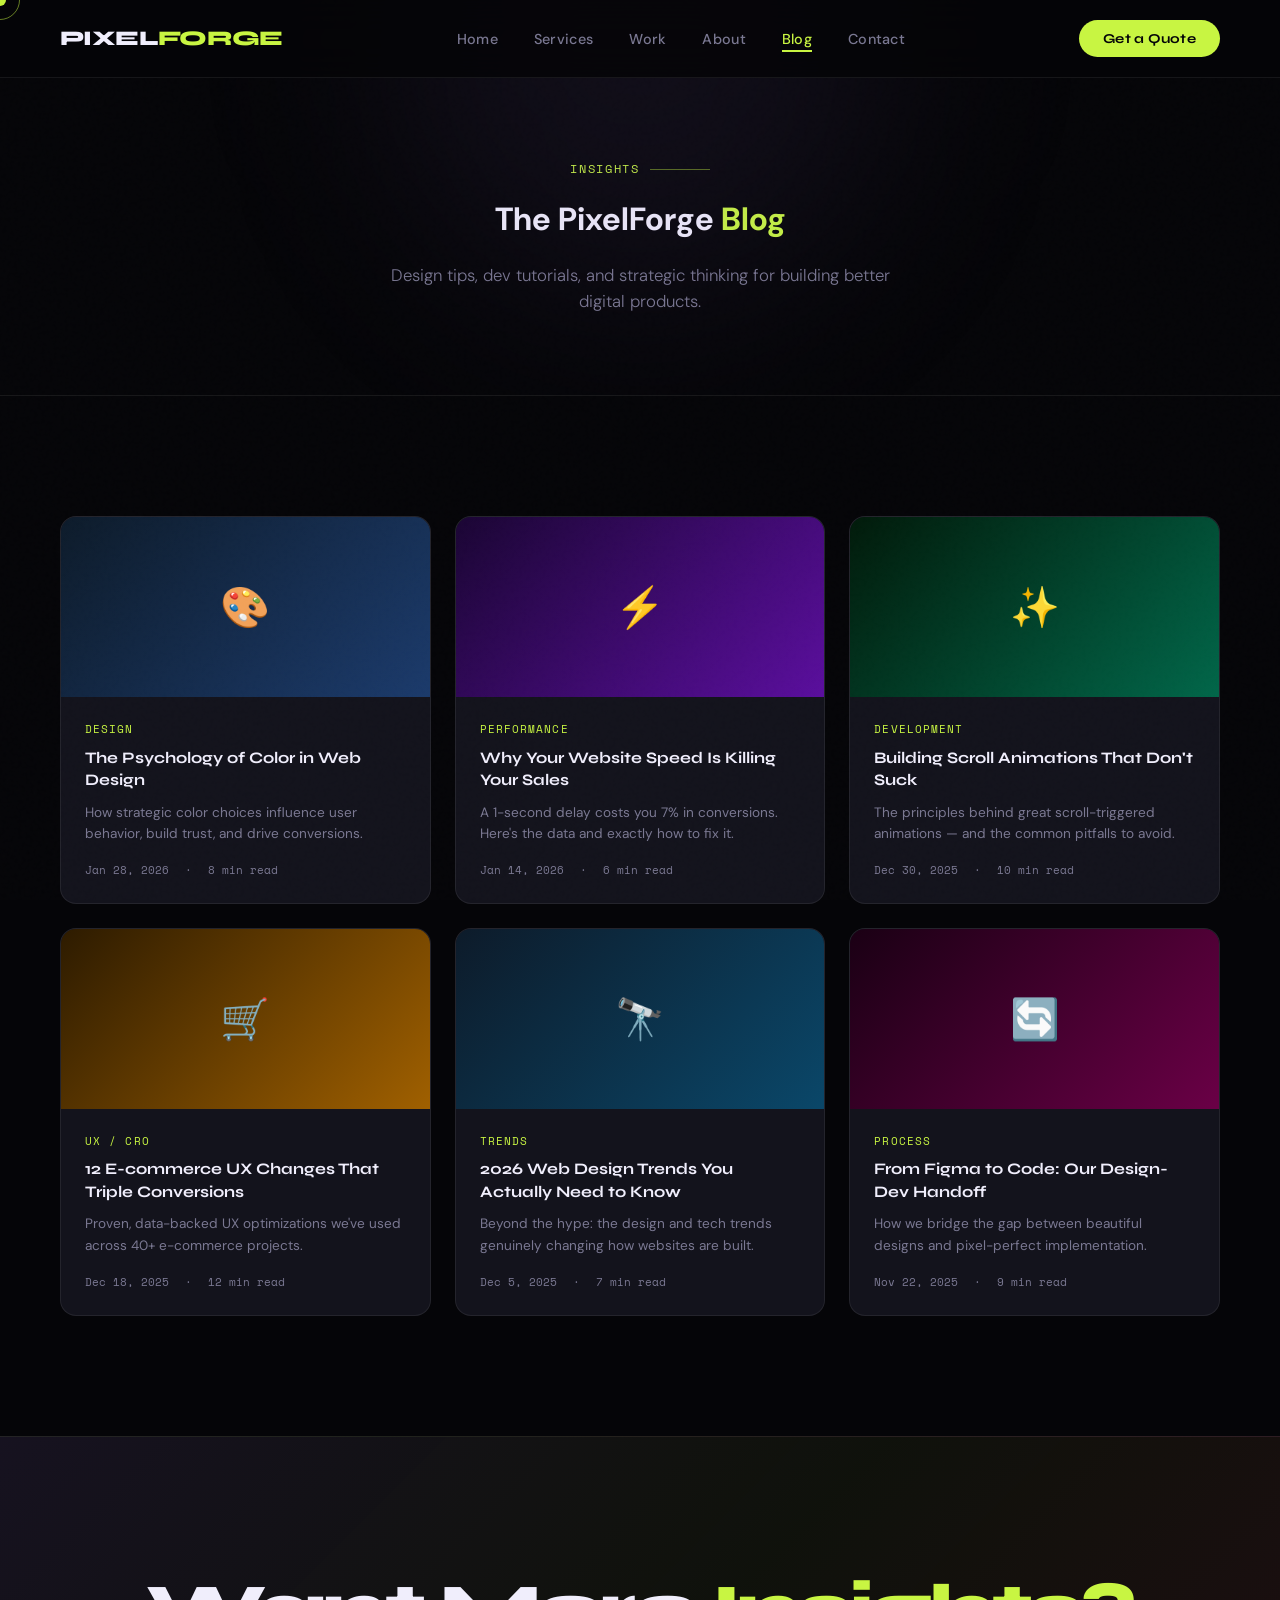
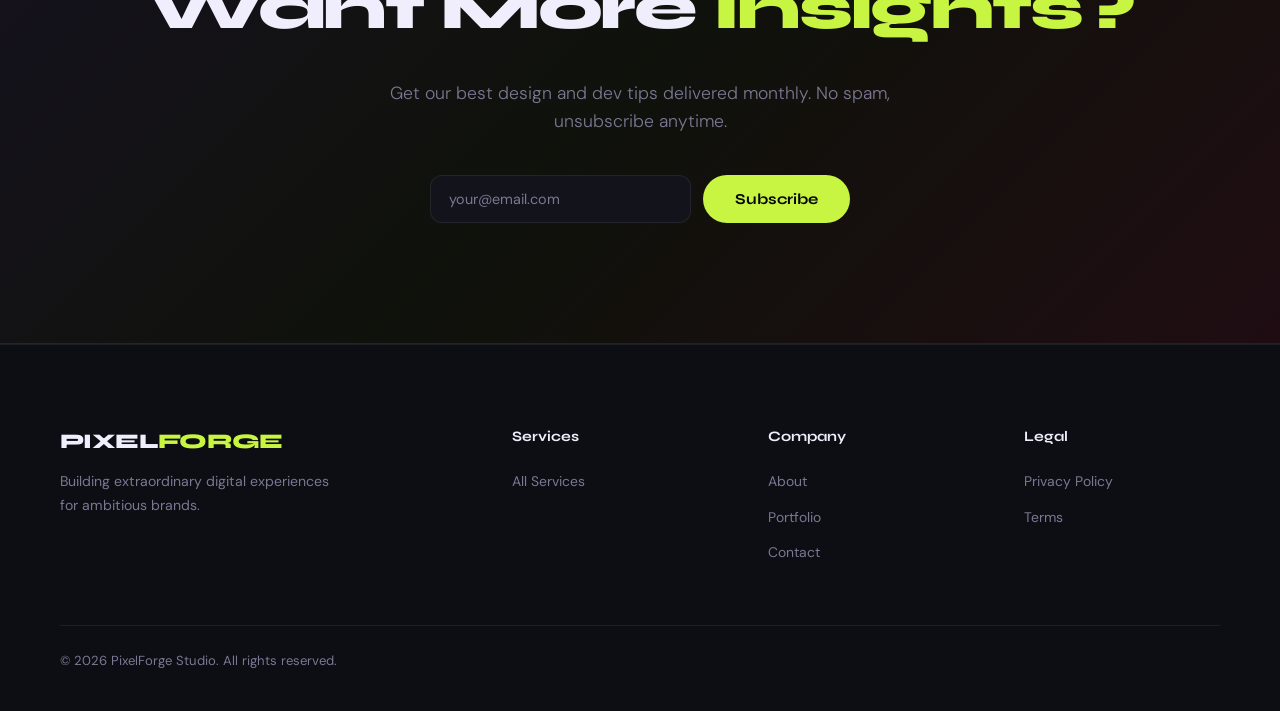
<file: pages/blog.html>
<!DOCTYPE html>
<html lang="en">
<head>
<meta charset="UTF-8"><meta name="viewport" content="width=device-width, initial-scale=1.0">
<title>Blog — PixelForge Studio</title>
<link rel="stylesheet" href="../css/style.css">
<link href="https://fonts.googleapis.com/css2?family=Syne:wght@400;600;700;800&family=DM+Sans:ital,wght@0,300;0,400;0,500;1,300&family=Space+Mono:wght@400;700&display=swap" rel="stylesheet">
</head>
<body>

<div id="cursor"></div><div id="cursor-ring"></div>
<div class="scroll-progress" id="scroll-progress"></div>
<div class="toast" id="toast"><div class="toast-icon" id="toast-icon">✅</div><div class="toast-text"><div class="toast-title" id="toast-title">Done!</div><div class="toast-msg" id="toast-msg"></div></div></div>

<div class="modal-overlay" id="modal">
  <div class="modal">
    <div class="modal-header"><div class="modal-title">Get a Free Quote</div><button class="modal-close" onclick="closeModal()">✕</button></div>
    <div class="form-group"><label class="form-label">Your Name</label><input class="form-input" id="modal-name" type="text" placeholder="John Doe"></div>
    <div class="form-group"><label class="form-label">Email</label><input class="form-input" id="modal-email" type="email" placeholder="john@example.com"></div>
    <div class="form-group"><label class="form-label">Project Type</label><select class="form-select" id="modal-type"><option value="">Select a service</option><option>Landing Page</option><option>Business Website</option><option>E-commerce</option><option>Portfolio</option></select></div>
    <div class="form-group"><label class="form-label">Budget</label><select class="form-select" id="modal-budget"><option value="">Select budget</option><option>$500–$1,500</option><option>$1,500–$5,000</option><option>$5,000+</option></select></div>
    <div class="form-group"><label class="form-label">Description</label><textarea class="form-textarea" id="modal-desc" placeholder="Your project..."></textarea></div>
    <button class="btn-primary" style="width:100%;justify-content:center" onclick="submitQuote()">Send →</button>
  </div>
</div>

<!-- Blog Article Modal -->
<div class="modal-overlay" id="blog-modal">
  <div class="modal" style="max-width:560px">
    <div class="modal-header">
      <div>
        <div style="font-family:var(--font-mono);font-size:0.68rem;color:var(--accent);margin-bottom:4px" id="bm-cat"></div>
        <div class="modal-title" id="bm-title" style="font-size:1.1rem;line-height:1.3"></div>
      </div>
      <button class="modal-close" onclick="document.getElementById('blog-modal').classList.remove('open')">✕</button>
    </div>
    <p style="color:var(--muted);font-size:0.88rem;line-height:1.8" id="bm-content"></p>
    <div style="margin-top:24px;padding-top:20px;border-top:1px solid var(--border);display:flex;gap:12px;align-items:center">
      <div style="font-size:0.82rem;color:var(--muted)">Enjoyed this?</div>
      <button class="btn-primary" style="font-size:0.8rem;padding:8px 18px" onclick="document.getElementById('blog-modal').classList.remove('open');openModal()">Work With Us</button>
    </div>
  </div>
</div>

<div class="mobile-menu" id="mobile-menu">
  <a href="../index.html">Home</a><a href="services.html">Services</a>
  <a href="work.html">Work</a><a href="about.html">About</a>
  <a href="blog.html" class="current">Blog</a><a href="contact.html">Contact</a>
</div>

<nav id="navbar">
  <a class="logo" href="../index.html">PIXEL<span>FORGE</span></a>
  <ul class="nav-links">
    <li><a href="../index.html">Home</a></li><li><a href="services.html">Services</a></li>
    <li><a href="work.html">Work</a></li><li><a href="about.html">About</a></li>
    <li><a href="blog.html" class="current">Blog</a></li><li><a href="contact.html">Contact</a></li>
  </ul>
  <button class="nav-cta" onclick="openModal()">Get a Quote</button>
  <div class="hamburger" id="hamburger" onclick="toggleMobileMenu()"><span></span><span></span><span></span></div>
</nav>

<div class="page-header">
  <div class="section-label" style="justify-content:center">Insights</div>
  <h1 class="section-title">The PixelForge <span class="accent">Blog</span></h1>
  <p class="section-desc" style="margin:16px auto 0;max-width:500px">Design tips, dev tutorials, and strategic thinking for building better digital products.</p>
</div>

<section class="section">
  <div class="blog-grid">
    <div class="blog-card" onclick="openBlog('The Psychology of Color in Web Design','Design','Color is one of the most powerful tools in a designer\'s arsenal. Studies show that up to 90% of snap judgments about products are based on color alone. Blue builds trust (banks, tech), red creates urgency (sales, food), green signals growth and calm. For web design, your primary CTA button color matters more than most realize. The key is contrast and consistency: your accent color should appear in a maximum of 15% of the design to retain visual impact. Test ruthlessly and trust data over aesthetic preference.')">
      <div class="blog-thumb bt1">🎨</div>
      <div class="blog-body"><div class="blog-cat">Design</div><div class="blog-title">The Psychology of Color in Web Design</div><div class="blog-excerpt">How strategic color choices influence user behavior, build trust, and drive conversions.</div><div class="blog-meta"><span>Jan 28, 2026</span><span>·</span><span>8 min read</span></div></div>
    </div>
    <div class="blog-card" onclick="openBlog('Why Your Website Speed Is Killing Your Sales','Performance','Google data shows that as page load time goes from 1 second to 3 seconds, bounce rate increases by 32%. From 1 to 6 seconds? 106%. For every $1 invested in performance optimization, the average return is $3 in additional conversions. Start with these quick wins: compress all images to WebP, enable browser caching, defer non-critical JavaScript, and move to a CDN. Our clients who completed full performance audits saw an average 180ms improvement in LCP and a 23% increase in revenue.')">
      <div class="blog-thumb bt2">⚡</div>
      <div class="blog-body"><div class="blog-cat">Performance</div><div class="blog-title">Why Your Website Speed Is Killing Your Sales</div><div class="blog-excerpt">A 1-second delay costs you 7% in conversions. Here's the data and exactly how to fix it.</div><div class="blog-meta"><span>Jan 14, 2026</span><span>·</span><span>6 min read</span></div></div>
    </div>
    <div class="blog-card" onclick="openBlog('Building Scroll Animations That Don\'t Suck','Development','Great scroll animations feel inevitable — like the content was always meant to move that way. The golden rule: animate with purpose, not decoration. Every animation should reinforce hierarchy, guide attention, or reward exploration. Technically, always use CSS transforms and opacity for animation (not height/width/margin), use will-change sparingly, and test on low-power devices. For the best results with JavaScript-driven scroll animations, use Intersection Observer for entry effects and GSAP ScrollTrigger for timeline-based animations.')">
      <div class="blog-thumb bt3">✨</div>
      <div class="blog-body"><div class="blog-cat">Development</div><div class="blog-title">Building Scroll Animations That Don't Suck</div><div class="blog-excerpt">The principles behind great scroll-triggered animations — and the common pitfalls to avoid.</div><div class="blog-meta"><span>Dec 30, 2025</span><span>·</span><span>10 min read</span></div></div>
    </div>
    <div class="blog-card" onclick="openBlog('12 E-commerce UX Changes That Triple Conversions','UX/CRO','1) Show product images from multiple angles. 2) Add a sticky Add to Cart button on mobile. 3) Display live inventory counts. 4) Show trust badges near the checkout button. 5) Offer guest checkout — forcing accounts kills 24% of checkouts. 6) Surface reviews next to price. 7) Add size/color swatches with instant preview. 8) Show shipping time prominently. 9) Use upsell triggers post add-to-cart. 10) Implement saved cart recovery. 11) Add a comparison tool. 12) Reduce form fields at checkout to absolute minimum.')">
      <div class="blog-thumb bt4">🛒</div>
      <div class="blog-body"><div class="blog-cat">UX / CRO</div><div class="blog-title">12 E-commerce UX Changes That Triple Conversions</div><div class="blog-excerpt">Proven, data-backed UX optimizations we've used across 40+ e-commerce projects.</div><div class="blog-meta"><span>Dec 18, 2025</span><span>·</span><span>12 min read</span></div></div>
    </div>
    <div class="blog-card" onclick="openBlog('2026 Web Design Trends You Actually Need to Know','Trends','The standout trends of 2026 are substantive shifts, not visual gimmicks. AI-personalized layouts are mainstream. Dark mode is now the default for 60% of users under 35. Brutalist-meets-refined typography is replacing generic design systems. Spatial UI inspired by AR interfaces is bleeding into flat web design. And performance has become a design constraint — 95+ Lighthouse scores are table stakes for competitive brands. The teams winning in 2026 treat design and engineering as one unified discipline.')">
      <div class="blog-thumb bt5">🔭</div>
      <div class="blog-body"><div class="blog-cat">Trends</div><div class="blog-title">2026 Web Design Trends You Actually Need to Know</div><div class="blog-excerpt">Beyond the hype: the design and tech trends genuinely changing how websites are built.</div><div class="blog-meta"><span>Dec 5, 2025</span><span>·</span><span>7 min read</span></div></div>
    </div>
    <div class="blog-card" onclick="openBlog('From Figma to Code: Our Design-Dev Handoff','Process','Our process starts with a structured component audit — before writing code we catalogue every unique component in the design and group them by complexity. We use Figma\'s Developer Mode for exact spacing, type tokens, and color variables. Every design decision that isn\'t obvious in the mockup gets a design note. The developer then builds in a dedicated branch with a live preview URL updated every 24 hours. Design reviews happen in the browser, not Figma. This process has helped us reduce revision cycles by 60%.')">
      <div class="blog-thumb bt6">🔄</div>
      <div class="blog-body"><div class="blog-cat">Process</div><div class="blog-title">From Figma to Code: Our Design-Dev Handoff</div><div class="blog-excerpt">How we bridge the gap between beautiful designs and pixel-perfect implementation.</div><div class="blog-meta"><span>Nov 22, 2025</span><span>·</span><span>9 min read</span></div></div>
    </div>
  </div>
</section>

<!-- Newsletter -->
<div class="cta-section">
  <h2>Want More <span class="accent">Insights?</span></h2>
  <p>Get our best design and dev tips delivered monthly. No spam, unsubscribe anytime.</p>
  <div style="display:flex;gap:12px;justify-content:center;max-width:420px;margin:0 auto;flex-wrap:wrap">
    <input class="form-input" type="email" placeholder="your@email.com" id="newsletter-email" style="flex:1;min-width:200px">
    <button class="btn-primary" onclick="subscribeNewsletter()">Subscribe</button>
  </div>
</div>

<footer>
  <div class="footer-grid">
    <div class="footer-brand"><a class="logo" href="../index.html">PIXEL<span>FORGE</span></a><p>Building extraordinary digital experiences for ambitious brands.</p></div>
    <div class="footer-col"><h4>Services</h4><ul class="footer-links"><li><a href="services.html">All Services</a></li></ul></div>
    <div class="footer-col"><h4>Company</h4><ul class="footer-links"><li><a href="about.html">About</a></li><li><a href="work.html">Portfolio</a></li><li><a href="contact.html">Contact</a></li></ul></div>
    <div class="footer-col"><h4>Legal</h4><ul class="footer-links"><li><a href="privacy.html">Privacy Policy</a></li><li><a href="terms.html">Terms</a></li></ul></div>
  </div>
  <div class="footer-bottom"><p>© 2026 PixelForge Studio. All rights reserved.</p></div>
</footer>

<script src="../js/main.js"></script>
<script>
function openBlog(title, cat, content) {
  document.getElementById('bm-title').textContent   = title;
  document.getElementById('bm-cat').textContent     = cat.toUpperCase();
  document.getElementById('bm-content').textContent = content;
  document.getElementById('blog-modal').classList.add('open');
}
document.getElementById('blog-modal').addEventListener('click', e => {
  if (e.target === document.getElementById('blog-modal'))
    document.getElementById('blog-modal').classList.remove('open');
});
</script>
</body>
</html>
</file>
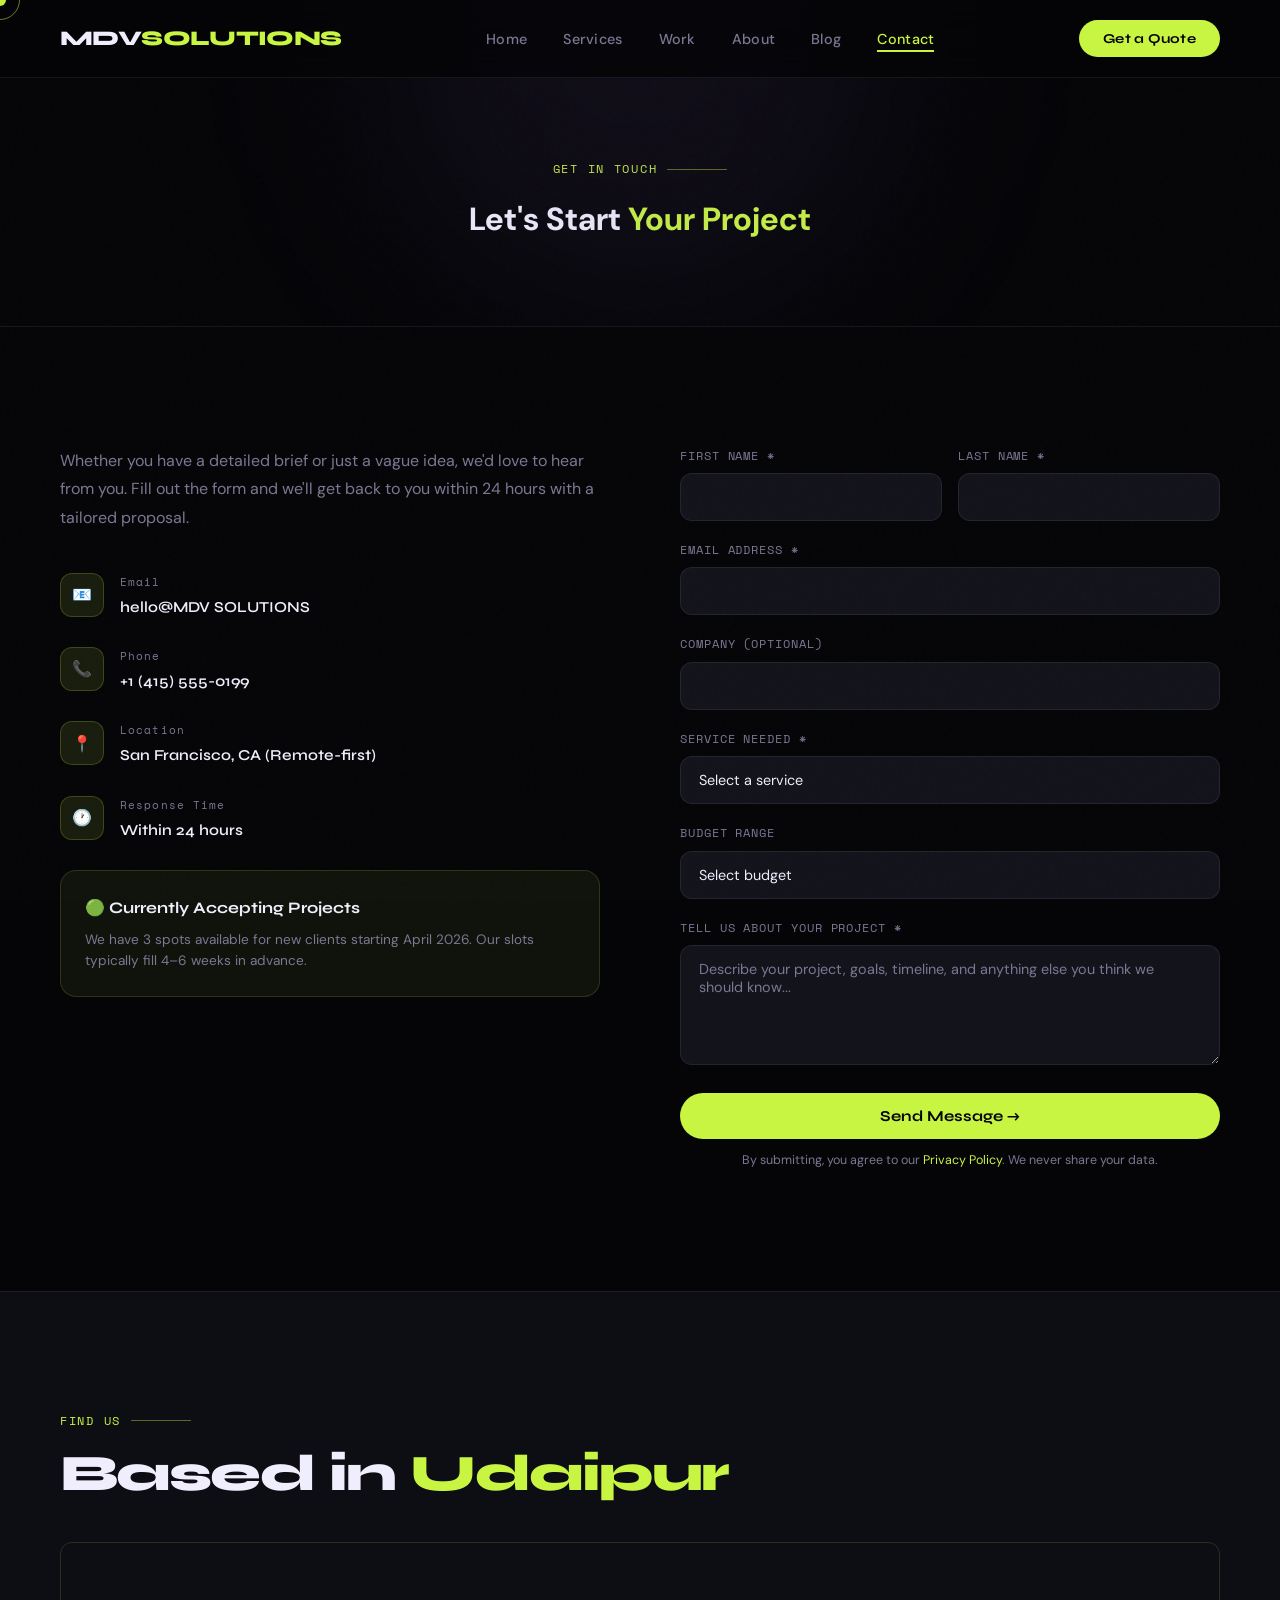
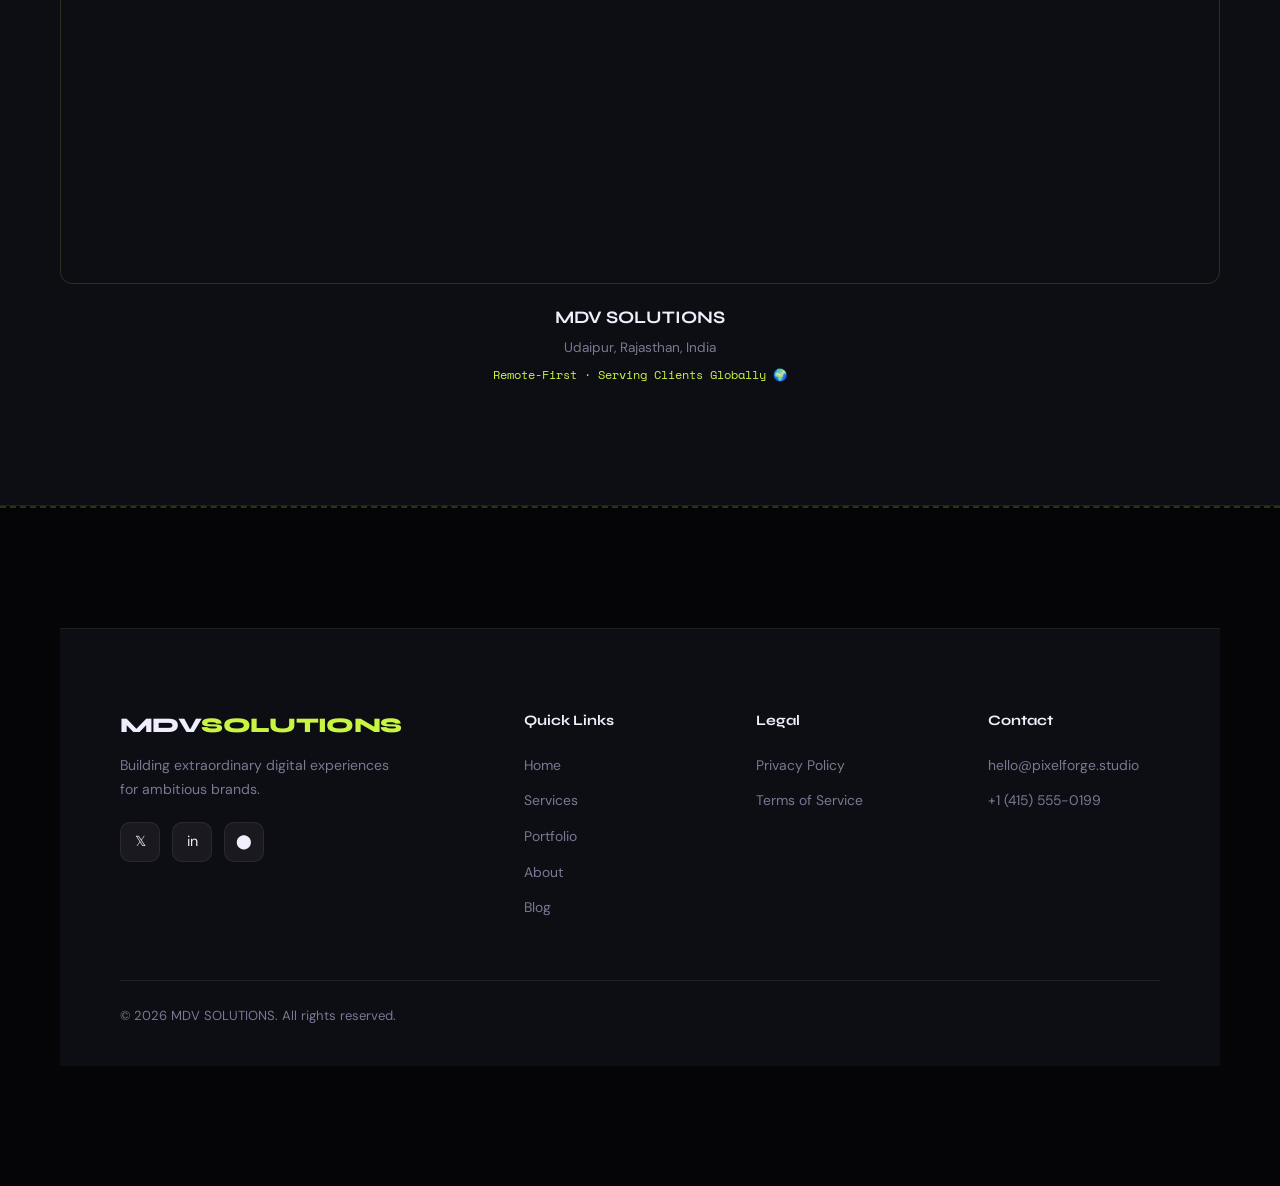
<file: pages/contact.html>
<!DOCTYPE html>
<html lang="en">
<head>
<meta charset="UTF-8"><meta name="viewport" content="width=device-width, initial-scale=1.0">
<title>Contact — MDV SOLUTIONS</title>
<link rel="stylesheet" href="../css/style.css">
<link href="https://fonts.googleapis.com/css2?family=Syne:wght@400;600;700;800&family=DM+Sans:ital,wght@0,300;0,400;0,500;1,300&family=Space+Mono:wght@400;700&display=swap" rel="stylesheet">
</head>
<body>

<div id="cursor"></div><div id="cursor-ring"></div>
<div class="scroll-progress" id="scroll-progress"></div>
<div class="toast" id="toast"><div class="toast-icon" id="toast-icon">✅</div><div class="toast-text"><div class="toast-title" id="toast-title">Done!</div><div class="toast-msg" id="toast-msg"></div></div></div>

<div class="modal-overlay" id="modal">
  <div class="modal">
    <div class="modal-header"><div class="modal-title">Quick Quote</div><button class="modal-close" onclick="closeModal()">✕</button></div>
    <div class="form-group"><label class="form-label">Name</label><input class="form-input" id="modal-name" type="text" placeholder="John Doe"></div>
    <div class="form-group"><label class="form-label">Email</label><input class="form-input" id="modal-email" type="email" placeholder="john@example.com"></div>
    <div class="form-group"><label class="form-label">Project Type</label><select class="form-select" id="modal-type"><option value="">Select</option><option>Landing Page</option><option>Business Website</option><option>E-commerce</option></select></div>
    <div class="form-group"><label class="form-label">Budget</label><select class="form-select" id="modal-budget"><option value="">Select</option><option>$500–$1,500</option><option>$1,500–$5,000</option><option>$5,000+</option></select></div>
    <div class="form-group"><label class="form-label">Description</label><textarea class="form-textarea" id="modal-desc" placeholder="Your project..."></textarea></div>
    <button class="btn-primary" style="width:100%;justify-content:center" onclick="submitQuote()">Send →</button>
  </div>
</div>

<div class="mobile-menu" id="mobile-menu">
  <a href="../index.html">Home</a><a href="services.html">Services</a>
  <a href="work.html">Work</a><a href="about.html">About</a>
  <a href="blog.html">Blog</a><a href="contact.html" class="current">Contact</a>
</div>

<nav id="navbar">
  <a class="logo" href="../index.html">MDV<span>SOLUTIONS</span></a>
  <ul class="nav-links">
    <li><a href="../index.html">Home</a></li><li><a href="services.html">Services</a></li>
    <li><a href="work.html">Work</a></li><li><a href="about.html">About</a></li>
    <li><a href="blog.html">Blog</a></li><li><a href="contact.html" class="current">Contact</a></li>
  </ul>
  <button class="nav-cta" onclick="openModal()">Get a Quote</button>
  <div class="hamburger" id="hamburger" onclick="toggleMobileMenu()"><span></span><span></span><span></span></div>
</nav>

<div class="page-header">
  <div class="section-label" style="justify-content:center">Get In Touch</div>
  <h1 class="section-title">Let's Start <span class="accent">Your Project</span></h1>
</div>

<section class="section">
  <div class="contact-grid">
    <!-- Info -->
    <div>
      <p style="color:var(--muted);margin-bottom:40px;line-height:1.8">Whether you have a detailed brief or just a vague idea, we'd love to hear from you. Fill out the form and we'll get back to you within 24 hours with a tailored proposal.</p>
      <div class="contact-info-item">
        <div class="ci-icon">📧</div>
        <div><div class="ci-label">Email</div><div class="ci-val">hello@MDV SOLUTIONS</div></div>
      </div>
      <div class="contact-info-item">
        <div class="ci-icon">📞</div>
        <div><div class="ci-label">Phone</div><div class="ci-val">+1 (415) 555-0199</div></div>
      </div>
      <div class="contact-info-item">
        <div class="ci-icon">📍</div>
        <div><div class="ci-label">Location</div><div class="ci-val">San Francisco, CA (Remote-first)</div></div>
      </div>
      <div class="contact-info-item">
        <div class="ci-icon">🕐</div>
        <div><div class="ci-label">Response Time</div><div class="ci-val">Within 24 hours</div></div>
      </div>
      <div style="background:rgba(200,245,66,0.06);border:1px solid rgba(200,245,66,0.15);border-radius:var(--radius);padding:24px;margin-top:16px">
        <div style="font-family:var(--font-head);font-weight:700;margin-bottom:8px">🟢 Currently Accepting Projects</div>
        <div style="font-size:0.85rem;color:var(--muted);line-height:1.6">We have 3 spots available for new clients starting April 2026. Our slots typically fill 4–6 weeks in advance.</div>
      </div>
    </div>

    <!-- Form -->
    <div>
      <div class="form-row">
        <div class="form-group"><label class="form-label">First Name *</label><input class="form-input" id="cf-fname" type="text" placeholder=""></div>
        <div class="form-group"><label class="form-label">Last Name *</label><input class="form-input" id="cf-lname" type="text" placeholder=""></div>
      </div>
      <div class="form-group"><label class="form-label">Email Address *</label><input class="form-input" id="cf-email" type="" placeholder=""></div>
      <div class="form-group"><label class="form-label">Company (optional)</label><input class="form-input" id="cf-company" type="text" placeholder=""></div>
      <div class="form-group">
        <label class="form-label">Service Needed *</label>
        <select class="form-select" id="cf-service">
          <option value="">Select a service</option>
          <option>Landing Page</option><option>Business Website</option>
          <option>E-commerce Store</option><option>Portfolio Website</option>
          <option>Web Application</option><option>Performance Optimization</option><option>Other / Not Sure</option>
        </select>
      </div>
      <div class="form-group">
        <label class="form-label">Budget Range</label>
        <select class="form-select" id="cf-budget">
          <option value="">Select budget</option>
          <option>Under $1,000</option><option>$1,000 – $3,000</option>
          <option>$3,000 – $10,000</option><option>$10,000 – $30,000</option><option>$30,000+</option>
        </select>
      </div>
      <div class="form-group">
        <label class="form-label">Tell Us About Your Project *</label>
        <textarea class="form-textarea" id="cf-message" placeholder="Describe your project, goals, timeline, and anything else you think we should know..."></textarea>
      </div>
      <button class="btn-primary" id="contact-submit" style="width:100%;justify-content:center" onclick="submitContactForm()">Send Message →</button>
      <div id="form-success">✅ Message sent! We'll be in touch within 24 hours.</div>
      <p style="font-size:0.78rem;color:var(--muted);margin-top:12px;text-align:center">By submitting, you agree to our <a href="privacy.html" style="color:var(--accent)">Privacy Policy</a>. We never share your data.</p>
    </div>
  </div>
</section>

<!-- Map area -->
<section class="section bg-alt">
  <div class="section-label">Find Us</div>
  <h2 class="section-title">Based in <span class="accent">Udaipur</span></h2>
  <div style="border-radius:12px;overflow:hidden;border:1px solid rgba(200,245,66,0.15);margin-top:40px;">
    <iframe
      src="https://www.google.com/maps/embed?pb=!1m18!1m12!1m3!1d57989.6585988038!2d73.6543891!3d24.5854331!2m3!1f0!2f0!3f0!3m2!1i1024!2i768!4f13.1!3m3!1m2!1s0x3967e56643f76f63%3A0x558b3ecd3b387282!2sUdaipur%2C%20Rajasthan!5e0!3m2!1sen!2sin!4v1709123456789"
      width="100%"
      height="340"
      style="border:0;display:block;filter:invert(90%) hue-rotate(180deg);"
      allowfullscreen=""
      loading="lazy"
      referrerpolicy="no-referrer-when-downgrade">
    </iframe>
  </div>
  <div style="text-align:center;margin-top:20px">
    <div style="font-family:var(--font-head);font-weight:700;font-size:1.1rem">MDV SOLUTIONS</div>
    <div style="font-size:0.85rem;color:var(--muted);margin-top:4px">Udaipur, Rajasthan, India</div>
    <div style="font-family:var(--font-mono);font-size:0.72rem;color:var(--accent);margin-top:8px">Remote-First · Serving Clients Globally 🌍</div>
  </div>
</section>

<!-- ===== ADMIN PANEL ===== -->
<section class="section" style="border-top:2px dashed rgba(200,245,66,0.2)">
  <!-- <div style="display:flex;align-items:center;justify-content:space-between;flex-wrap:wrap;gap:16px;margin-bottom:24px">
    <div>
      <div class="section-label">Backend Dashboard</div>
      <h2 class="section-title" style="margin-bottom:0">Admin <span class="accent">Panel</span></h2>
    </div>
    <button class="btn-outline" onclick="toggleAdmin()" style="font-size:0.85rem;padding:10px 20px">
      🔐 Toggle Panel
    </button>
  </div> -->
<!-- 
  <div id="admin-panel" style="display:none"> -->
    <!-- Stats Row -->
    <!-- <div style="display:grid;grid-template-columns:repeat(auto-fit,minmax(160px,1fr));gap:16px;margin-bottom:32px">
      <div style="background:var(--card);border:1px solid rgba(200,245,66,0.2);border-radius:var(--radius);padding:24px;text-align:center">
        <div style="font-size:2rem;margin-bottom:8px">📬</div>
        <div style="font-family:var(--font-head);font-size:2rem;font-weight:800;color:var(--accent)" id="admin-contacts-count">0</div>
        <div style="font-size:0.8rem;color:var(--muted)">Contact Submissions</div>
      </div>
      <div style="background:var(--card);border:1px solid rgba(123,94,167,0.3);border-radius:var(--radius);padding:24px;text-align:center">
        <div style="font-size:2rem;margin-bottom:8px">💼</div>
        <div style="font-family:var(--font-head);font-size:2rem;font-weight:800;color:#7b5ea7" id="admin-quotes-count">0</div>
        <div style="font-size:0.8rem;color:var(--muted)">Quote Requests</div>
      </div>
      <div style="background:var(--card);border:1px solid rgba(255,77,109,0.2);border-radius:var(--radius);padding:24px;text-align:center">
        <div style="font-size:2rem;margin-bottom:8px">💌</div>
        <div style="font-family:var(--font-head);font-size:2rem;font-weight:800;color:#ff4d6d" id="admin-subs-count">0</div>
        <div style="font-size:0.8rem;color:var(--muted)">Newsletter Subscribers</div>
      </div>
    </div> -->

    <!-- Export Buttons -->
    <!-- <div style="display:flex;gap:12px;flex-wrap:wrap;margin-bottom:32px">
      <button class="btn-primary" onclick="exportToExcel('contacts')" style="font-size:0.85rem;padding:10px 20px">
        📊 Export Contacts (.xlsx)
      </button>
      <button class="btn-primary" onclick="exportToExcel('quotes')" style="font-size:0.85rem;padding:10px 20px;background:var(--accent2);color:white">
        📋 Export Quotes (.xlsx)
      </button>
      <button class="btn-primary" onclick="exportToExcel('subscribers')" style="font-size:0.85rem;padding:10px 20px;background:#ff4d6d;color:white">
        💌 Export Subscribers (.xlsx)
      </button>
      <button class="btn-outline" onclick="clearAllData()" style="font-size:0.85rem;padding:10px 20px;border-color:rgba(255,77,109,0.4);color:#ff4d6d">
        🗑️ Clear All Data
      </button>
    </div> -->

    <!-- Google Sheet Status -->
    <!-- <div style="background:var(--card);border:1px solid var(--border);border-radius:var(--radius);padding:20px;margin-bottom:24px">
      <div style="display:flex;align-items:center;gap:10px;margin-bottom:8px">
        <span style="font-size:1.2rem">📊</span>
        <div style="font-family:var(--font-head);font-weight:700">Google Sheets Connection</div>
        <span id="sheet-status" style="font-family:var(--font-mono);font-size:0.7rem;padding:3px 10px;border-radius:100px;background:rgba(255,77,109,0.1);color:#ff4d6d;border:1px solid rgba(255,77,109,0.3)">NOT CONNECTED</span>
      </div>
      <p style="font-size:0.85rem;color:var(--muted);margin-bottom:12px">Google Sheet URL set karo <code style="background:rgba(255,255,255,0.05);padding:2px 6px;border-radius:4px;font-size:0.8rem">js/main.js</code> mein <code style="background:rgba(255,255,255,0.05);padding:2px 6px;border-radius:4px;font-size:0.8rem">GOOGLE_SHEET_URL</code> variable mein.</p>
      <div style="background:rgba(5,5,8,0.5);border:1px solid var(--border);border-radius:8px;padding:12px;font-family:var(--font-mono);font-size:0.75rem;color:var(--muted)">
        const GOOGLE_SHEET_URL = '<span style="color:var(--accent)">'YOUR_APPS_SCRIPT_URL'</span>';
      </div>
    </div> -->

    <!-- Recent Submissions Table -->
    <!-- <div style="background:var(--card);border:1px solid var(--border);border-radius:var(--radius);overflow:hidden">
      <div style="padding:20px 24px;border-bottom:1px solid var(--border);display:flex;align-items:center;justify-content:space-between">
        <div style="font-family:var(--font-head);font-weight:700">Recent Submissions</div>
        <div style="font-family:var(--font-mono);font-size:0.72rem;color:var(--muted)">Last 10 entries</div>
      </div>
      <div style="overflow-x:auto">
        <table style="width:100%;border-collapse:collapse">
          <thead>
            <tr style="background:rgba(255,255,255,0.03)">
              <th style="padding:12px 20px;text-align:left;font-family:var(--font-mono);font-size:0.7rem;color:var(--muted);letter-spacing:0.1em;border-bottom:1px solid var(--border)">TYPE</th>
              <th style="padding:12px 20px;text-align:left;font-family:var(--font-mono);font-size:0.7rem;color:var(--muted);letter-spacing:0.1em;border-bottom:1px solid var(--border)">NAME</th>
              <th style="padding:12px 20px;text-align:left;font-family:var(--font-mono);font-size:0.7rem;color:var(--muted);letter-spacing:0.1em;border-bottom:1px solid var(--border)">EMAIL</th>
              <th style="padding:12px 20px;text-align:left;font-family:var(--font-mono);font-size:0.7rem;color:var(--muted);letter-spacing:0.1em;border-bottom:1px solid var(--border)">SERVICE</th>
              <th style="padding:12px 20px;text-align:left;font-family:var(--font-mono);font-size:0.7rem;color:var(--muted);letter-spacing:0.1em;border-bottom:1px solid var(--border)">DATE</th>
            </tr>
          </thead>
          <tbody id="admin-table-body">
            <tr><td colspan="5" style="text-align:center;color:var(--muted);padding:32px;font-size:0.9rem">No submissions yet — submit a test form to see data here!</td></tr>
          </tbody>
        </table>
      </div>
    </div>
  </div>
</section> -->

<footer>
  <div class="footer-grid">
    <div class="footer-brand"><a class="logo" href="../index.html">MDV<span>SOLUTIONS</span></a><p>Building extraordinary digital experiences for ambitious brands.</p><div class="social-links"><div class="social-btn">𝕏</div><div class="social-btn">in</div><div class="social-btn">⬤</div></div></div>
    <div class="footer-col"><h4>Quick Links</h4><ul class="footer-links"><li><a href="../index.html">Home</a></li><li><a href="services.html">Services</a></li><li><a href="work.html">Portfolio</a></li><li><a href="about.html">About</a></li><li><a href="blog.html">Blog</a></li></ul></div>
    <div class="footer-col"><h4>Legal</h4><ul class="footer-links"><li><a href="privacy.html">Privacy Policy</a></li><li><a href="terms.html">Terms of Service</a></li></ul></div>
    <div class="footer-col"><h4>Contact</h4><ul class="footer-links"><li><a>hello@pixelforge.studio</a></li><li><a>+1 (415) 555-0199</a></li></ul></div>
  </div>
  <div class="footer-bottom"><p>© 2026 MDV SOLUTIONS. All rights reserved.</p></div>
</footer>

<script src="../js/main.js"></script>
<script>
async function submitContactForm() {
  const fname   = document.getElementById('cf-fname').value.trim();
  const lname   = document.getElementById('cf-lname').value.trim();
  const email   = document.getElementById('cf-email').value.trim();
  const service = document.getElementById('cf-service').value;
  const message = document.getElementById('cf-message').value.trim();

  if (!fname || !lname) { showToast('Missing Name','Please enter your full name.','⚠️'); return; }
  if (!validateEmail(email)) { showToast('Invalid Email','Please enter a valid email address.','⚠️'); return; }
  if (!service) { showToast('Select Service','Please choose a service type.','⚠️'); return; }
  if (message.length < 20) { showToast('Add More Detail','Describe your project (min. 20 characters).','⚠️'); return; }

  const btn = document.getElementById('contact-submit');
  btn.classList.add('btn-loading');
  btn.textContent = 'Sending...';

  // Save locally + send to Google Sheet
  DB.saveContact({
    name: fname + ' ' + lname, email,
    company: document.getElementById('cf-company').value,
    service, budget: document.getElementById('cf-budget').value, message
  });

  // Simulate small delay for UX
  await new Promise(r => setTimeout(r, 1800));

  btn.classList.remove('btn-loading');
  btn.textContent  = 'Message Sent ✓';
  btn.style.cssText = 'width:100%;background:rgba(200,245,66,0.1);border:1px solid rgba(200,245,66,0.3);color:var(--accent);padding:14px;border-radius:100px;font-family:var(--font-head);font-weight:700;cursor:default';
  document.getElementById('form-success').style.display = 'block';
  showToast('Message Sent! 🚀', "We'll reply within 24 hours.");

  // Clear form
  ['cf-fname','cf-lname','cf-email','cf-company','cf-message'].forEach(id => document.getElementById(id).value = '');
  document.getElementById('cf-service').value = '';
  document.getElementById('cf-budget').value  = '';

  // Update admin panel counts
  loadAdminStats();
}

// ===== ADMIN PANEL =====
function loadAdminStats() {
  const contacts    = JSON.parse(localStorage.getItem('pf_contacts')  || '[]');
  const quotes      = JSON.parse(localStorage.getItem('pf_quotes')    || '[]');
  const subscribers = JSON.parse(localStorage.getItem('pf_subs')      || '[]');

  document.getElementById('admin-contacts-count').textContent    = contacts.length;
  document.getElementById('admin-quotes-count').textContent      = quotes.length;
  document.getElementById('admin-subs-count').textContent        = subscribers.length;

  // Latest submissions table
  const tbody = document.getElementById('admin-table-body');
  tbody.innerHTML = '';
  const all = [...contacts.map(c => ({...c, _type:'Contact'})), ...quotes.map(q => ({...q, _type:'Quote'}))]
    .sort((a,b) => b.id - a.id).slice(0, 10);

  if (all.length === 0) {
    tbody.innerHTML = '<tr><td colspan="5" style="text-align:center;color:var(--muted);padding:24px">No submissions yet</td></tr>';
    return;
  }
  all.forEach(row => {
    tbody.innerHTML += `
      <tr>
        <td>${row._type}</td>
        <td>${row.name || '-'}</td>
        <td>${row.email || '-'}</td>
        <td>${row.service || row.type || '-'}</td>
        <td>${new Date(row.timestamp).toLocaleDateString('en-IN')}</td>
      </tr>`;
  });
}

function toggleAdmin() {
  const panel = document.getElementById('admin-panel');
  const isHidden = panel.style.display === 'none' || panel.style.display === '';
  panel.style.display = isHidden ? 'block' : 'none';
  if (isHidden) loadAdminStats();
}

// Load on page start
document.addEventListener('DOMContentLoaded', loadAdminStats);
</script>
</body>
</html>
</file>
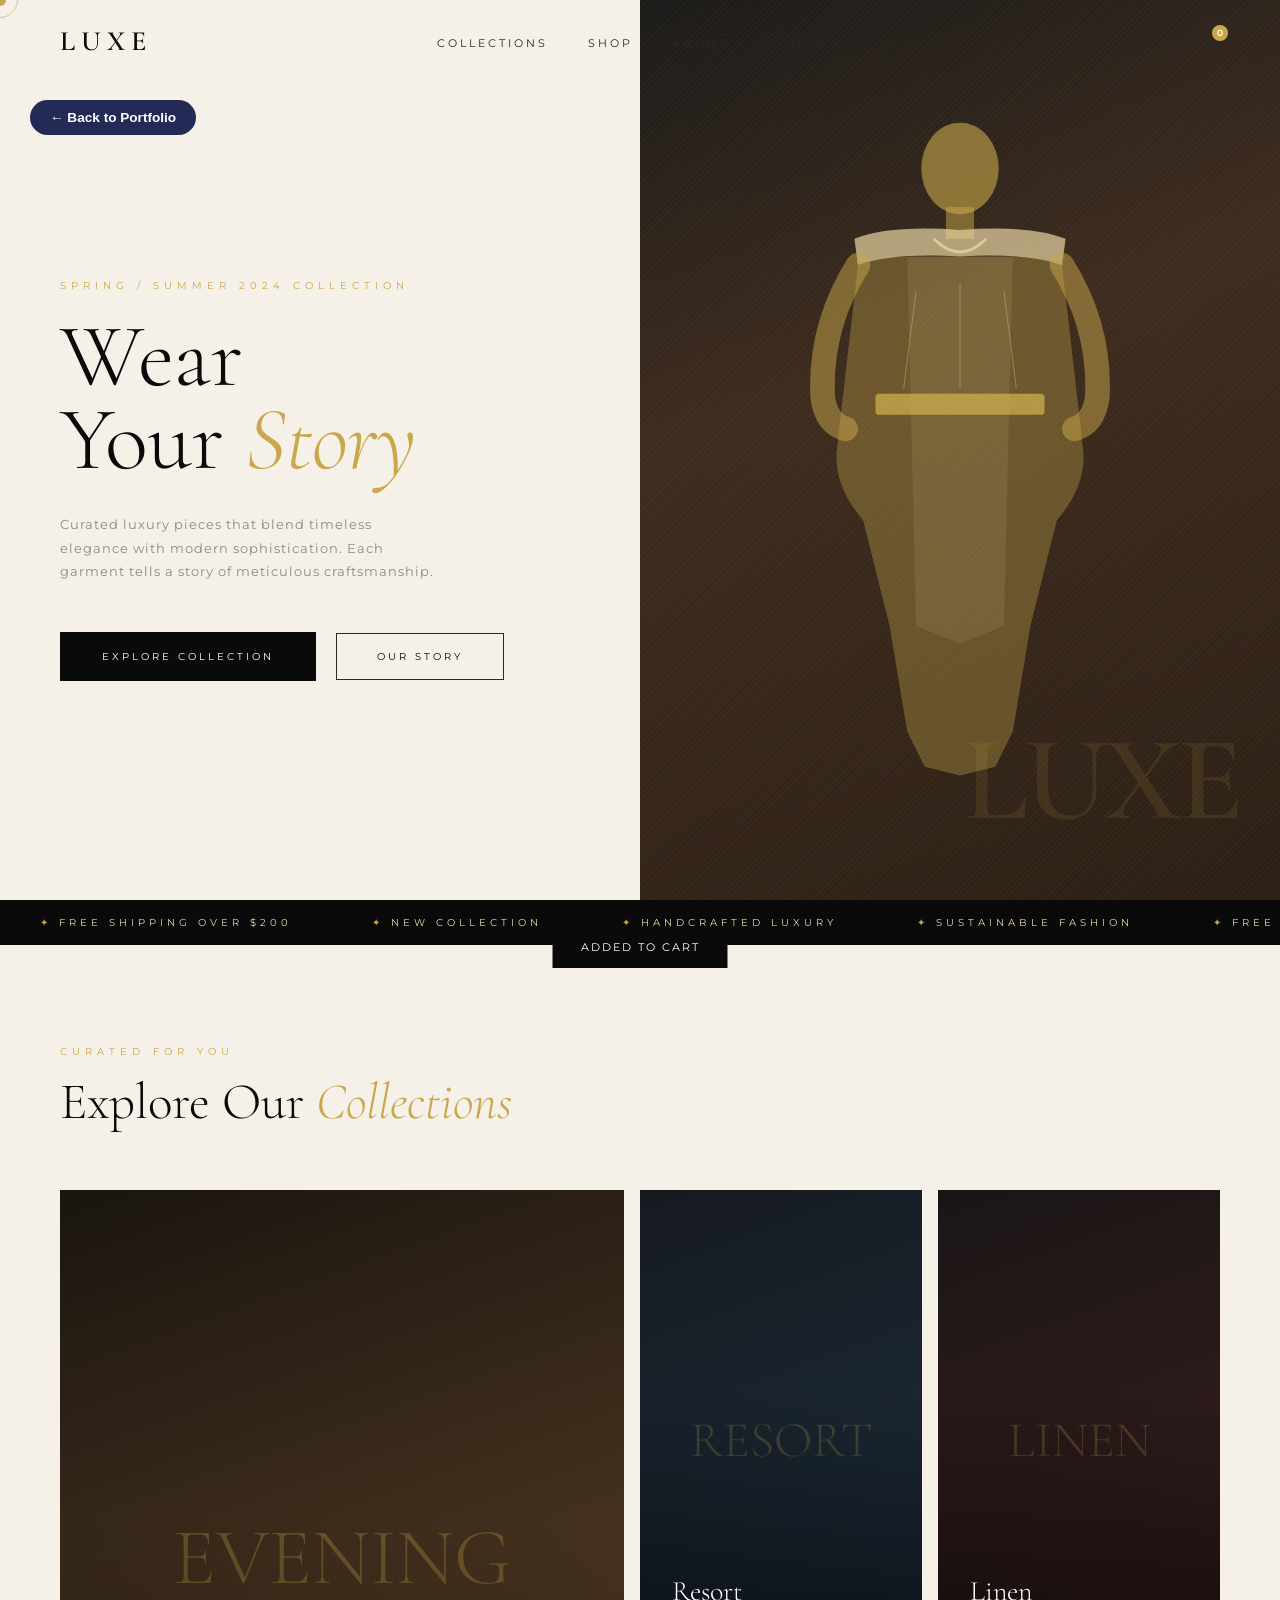
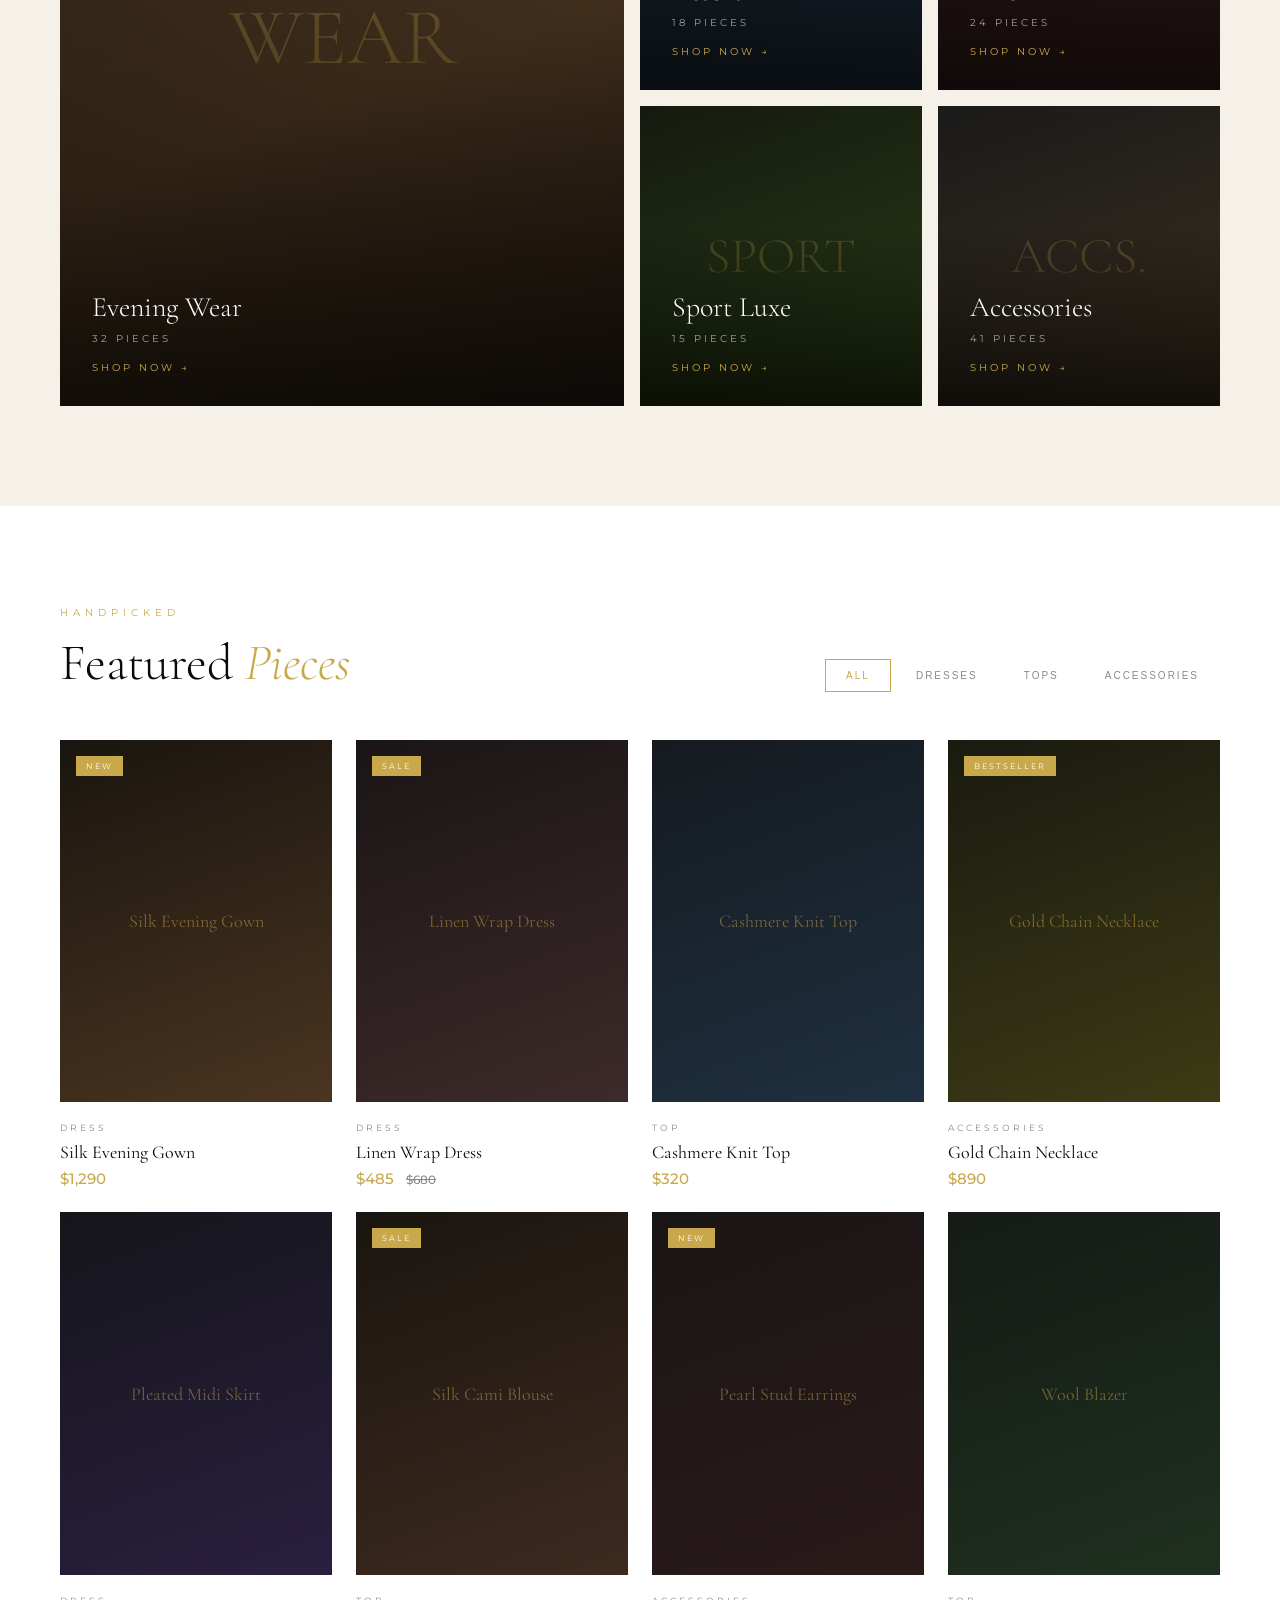
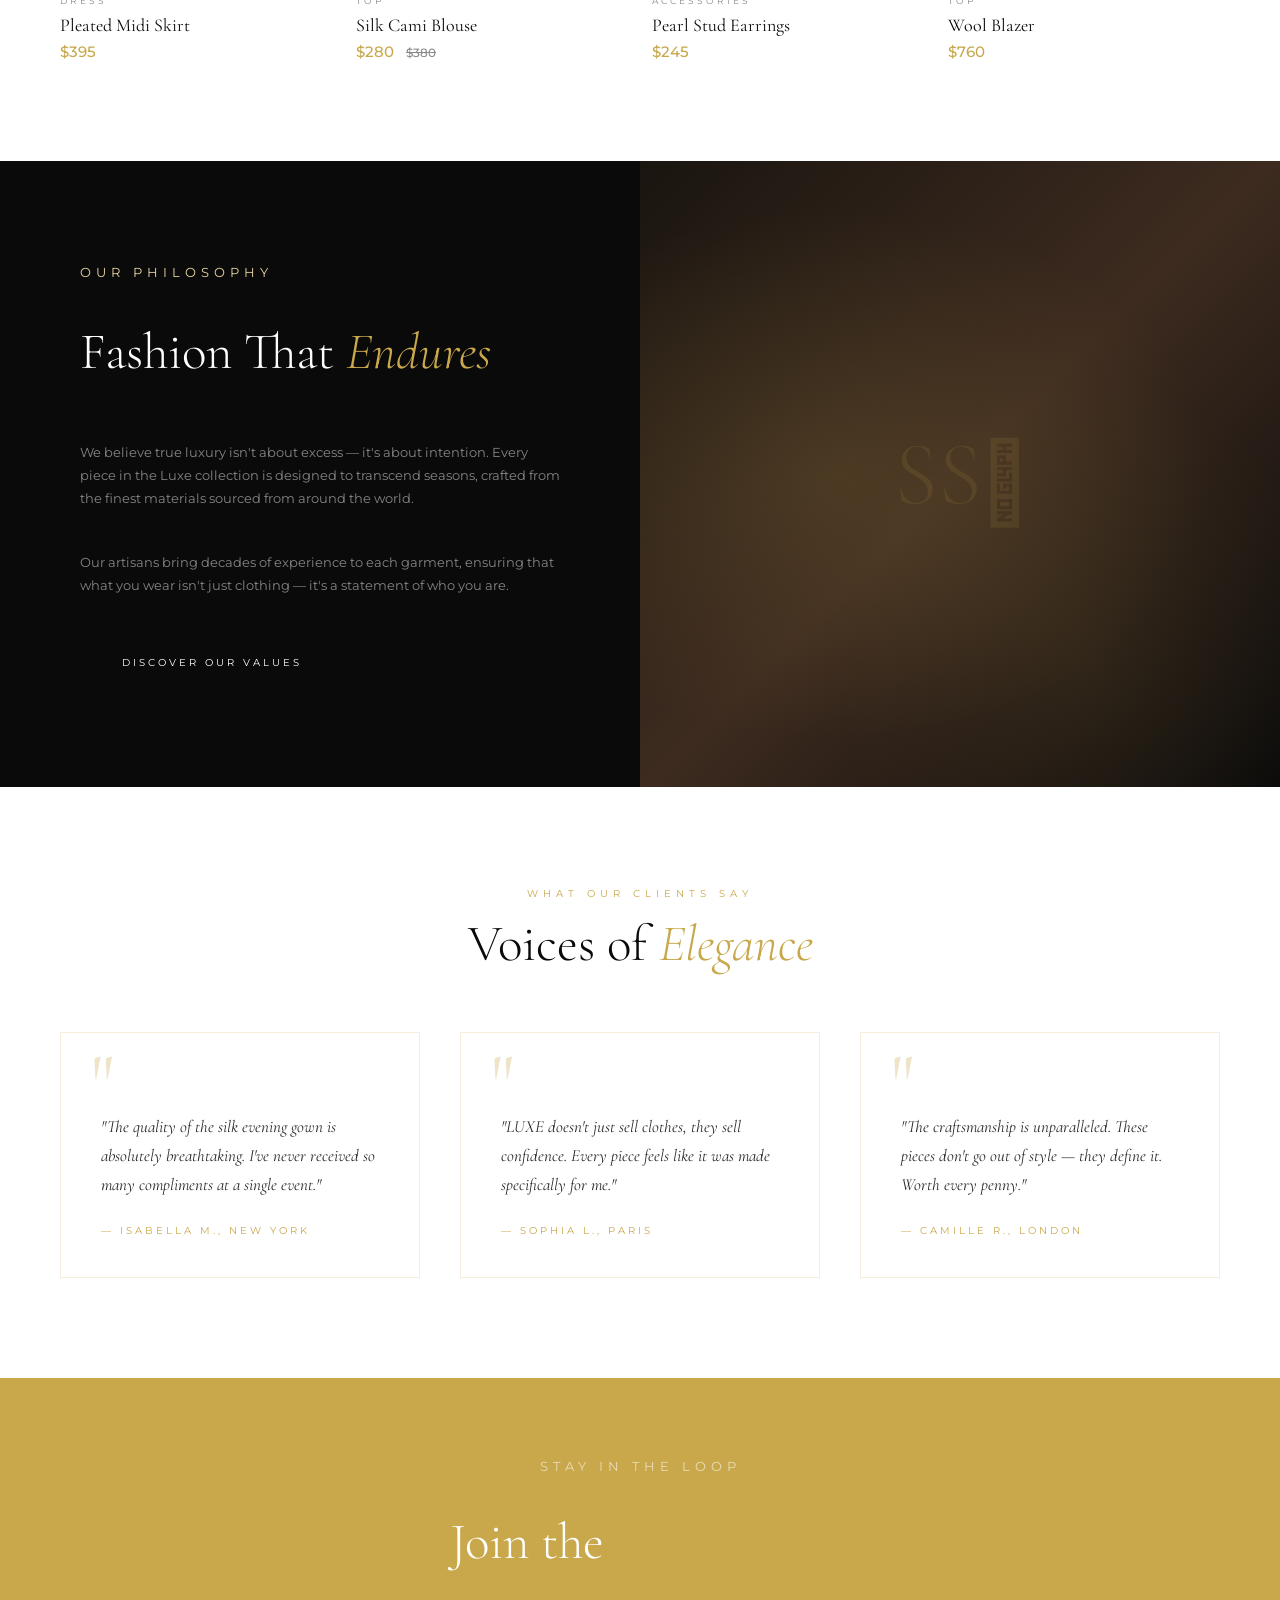
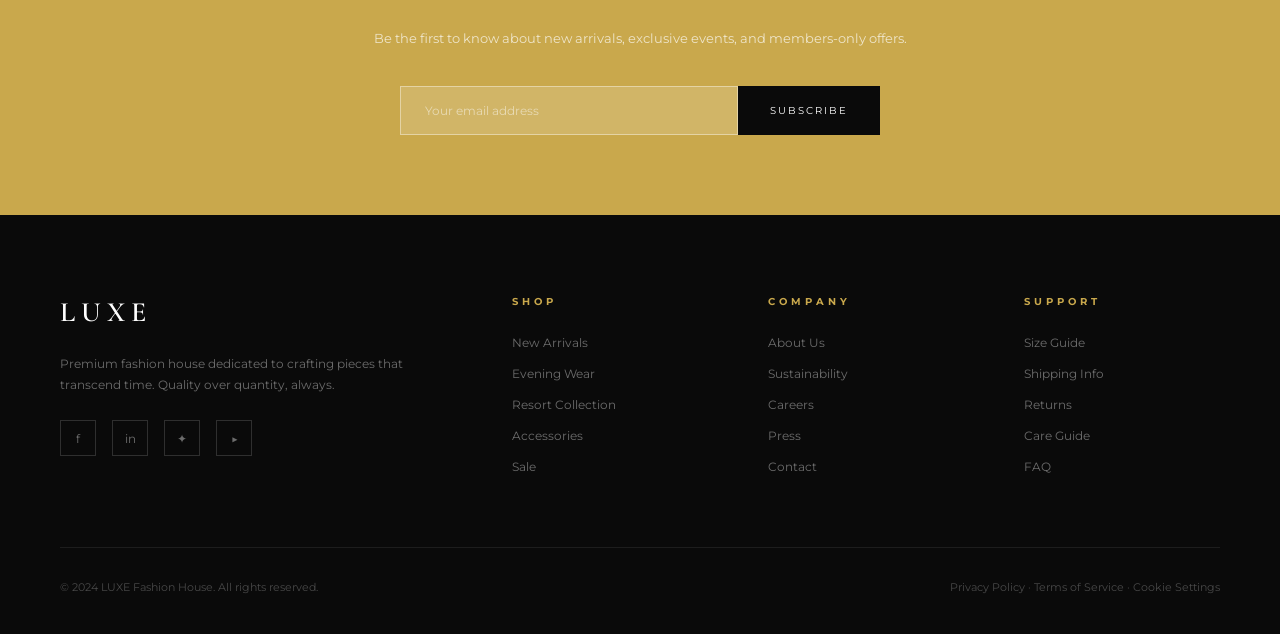
<file: pages/Luxe Fashion Store.html>
<!DOCTYPE html>
<html lang="en">
<head>
  <meta charset="UTF-8" />
  <meta name="viewport" content="width=device-width, initial-scale=1.0"/>
  <title>LUXE — Premium Fashion Store</title>
  <link href="https://fonts.googleapis.com/css2?family=Cormorant+Garamond:ital,wght@0,300;0,400;0,600;1,300;1,400&family=Montserrat:wght@300;400;500;600&display=swap" rel="stylesheet"/>
  <style>/* ============================================
   hero.css
   PURPOSE: The big first section users see.
   Split into left (text) and right (image).
   ============================================ */

.hero {
  height: 100vh;              /* full screen height */
  display: grid;
  grid-template-columns: 1fr 1fr; /* two equal columns */
  overflow: hidden;
}

/* LEFT SIDE — text content */
.hero-text {
  display: flex;
  flex-direction: column;
  justify-content: center;
  padding: 100px 60px 60px;   /* FIXED: was 120px, adjusted for solid navbar */
  position: relative;
  z-index: 2;
}

.hero-eyebrow {
  font-size: 10px;
  letter-spacing: 5px;
  text-transform: uppercase;
  color: var(--gold);
  margin-bottom: 24px;
  opacity: 0;
  animation: fadeUp 0.8s ease 0.3s forwards;
}

.hero-title {
  font-family: var(--font-display);
  font-size: clamp(60px, 7vw, 100px);
  font-weight: 300;
  line-height: 0.92;
  color: var(--black);
  margin-bottom: 32px;
  opacity: 0;
  animation: fadeUp 0.8s ease 0.5s forwards;
}
.hero-title em {
  font-style: italic;
  color: var(--gold);
}

.hero-subtitle {
  font-size: 13px;
  letter-spacing: 1px;
  line-height: 1.8;
  color: var(--gray);
  max-width: 380px;
  margin-bottom: 48px;
  opacity: 0;
  animation: fadeUp 0.8s ease 0.7s forwards;
}

.hero-cta {
  display: flex;
  gap: 20px;
  align-items: center;
  opacity: 0;
  animation: fadeUp 0.8s ease 0.9s forwards;
}

/* RIGHT SIDE — visual panel */
.hero-image {
  position: relative;
  overflow: hidden;
  background: var(--charcoal);
}
.hero-image-inner {
  width: 100%; height: 100%;
  background: linear-gradient(160deg, #1a1a1a 0%, #3d2b1f 40%, #2a1f15 100%);
  position: relative;
  overflow: hidden;
}

/* Decorative pattern overlay */
.hero-image-inner::before {
  content: '';
  position: absolute; inset: 0;
  background: repeating-linear-gradient(
    -45deg,
    transparent, transparent 2px,
    rgba(201,168,76,0.04) 2px,
    rgba(201,168,76,0.04) 4px
  );
}

/* Large watermark text in the background */
.hero-image-inner::after {
  content: 'LUXE';
  position: absolute;
  bottom: 60px; right: 40px;
  font-family: var(--font-display);
  font-size: 120px;
  font-weight: 600;
  color: rgba(201,168,76,0.12);
  letter-spacing: -4px;
  line-height: 1;
}

.hero-mannequin {
  position: absolute; inset: 0;
  display: flex;
  align-items: center;
  justify-content: center;
}

.mannequin-svg {
  width: 32%;    /* FIXED: reduced from 55% to 32% — looks proportional now */
  opacity: 0;
  animation: fadeIn 1.2s ease 1s forwards;
}

    /* ============================
       CSS VARIABLES (Design System)
       ============================ */
    :root {
      --cream: #F5F0E8;
      --black: #0A0A0A;
      --gold: #C9A84C;
      --gold-light: #E8D5A3;
      --charcoal: #2A2A2A;
      --gray: #8A8A8A;
      --white: #FFFFFF;
      --font-display: 'Cormorant Garamond', serif;
      --font-body: 'Montserrat', sans-serif;
      --transition: all 0.4s cubic-bezier(0.25, 0.46, 0.45, 0.94);
    }

    /* ============================
       RESET & BASE
       ============================ */
    *, *::before, *::after { margin: 0; padding: 0; box-sizing: border-box; }
    html { scroll-behavior: smooth; }
    body {
      font-family: var(--font-body);
      background: var(--cream);
      color: var(--black);
      overflow-x: hidden;
      cursor: none;
    }

    /* ============================
       CUSTOM CURSOR
       ============================ */
    .cursor {
      width: 12px; height: 12px;
      background: var(--gold);
      border-radius: 50%;
      position: fixed; top: 0; left: 0;
      pointer-events: none;
      z-index: 9999;
      transition: transform 0.15s ease, width 0.3s ease, height 0.3s ease;
      transform: translate(-50%, -50%);
    }
    .cursor-ring {
      width: 36px; height: 36px;
      border: 1px solid var(--gold);
      border-radius: 50%;
      position: fixed; top: 0; left: 0;
      pointer-events: none;
      z-index: 9998;
      transition: transform 0.35s ease;
      transform: translate(-50%, -50%);
      opacity: 0.6;
    }
    body:hover .cursor { opacity: 1; }

    /* ============================
       NAVBAR
       ============================ */
    nav {
      position: fixed; top: 0; left: 0; right: 0;
      z-index: 100;
      display: flex; align-items: center; justify-content: space-between;
      padding: 24px 60px;
      background: transparent;
      transition: var(--transition);
    }
    nav.scrolled {
      background: rgba(245, 240, 232, 0.95);
      backdrop-filter: blur(12px);
      padding: 16px 60px;
      box-shadow: 0 1px 30px rgba(0,0,0,0.08);
    }
    .nav-logo {
      font-family: var(--font-display);
      font-size: 28px;
      font-weight: 600;
      letter-spacing: 6px;
      color: var(--black);
      text-decoration: none;
    }
    .nav-links {
      display: flex; gap: 40px; list-style: none;
    }
    .nav-links a {
      font-size: 11px;
      letter-spacing: 3px;
      text-transform: uppercase;
      color: var(--charcoal);
      text-decoration: none;
      position: relative;
      transition: var(--transition);
    }
    .nav-links a::after {
      content: '';
      position: absolute; bottom: -4px; left: 0;
      width: 0; height: 1px;
      background: var(--gold);
      transition: var(--transition);
    }
    .nav-links a:hover::after { width: 100%; }
    .nav-icons {
      display: flex; gap: 24px; align-items: center;
    }
    .nav-icons button {
      background: none; border: none; cursor: none;
      font-size: 18px; color: var(--charcoal);
      position: relative; transition: var(--transition);
    }
    .nav-icons button:hover { color: var(--gold); }
    .cart-count {
      position: absolute; top: -6px; right: -8px;
      background: var(--gold); color: var(--white);
      font-size: 9px; font-family: var(--font-body);
      width: 16px; height: 16px;
      border-radius: 50%;
      display: flex; align-items: center; justify-content: center;
      font-weight: 600;
    }

    /* ============================
       HERO SECTION
       ============================ */
    .hero {
      height: 100vh;
      display: grid;
      grid-template-columns: 1fr 1fr;
      overflow: hidden;
      position: relative;
    }
    .hero-text {
      display: flex; flex-direction: column;
      justify-content: center;
      padding: 120px 60px 60px;
      position: relative;
      z-index: 2;
    }
    .hero-eyebrow {
      font-size: 10px;
      letter-spacing: 5px;
      text-transform: uppercase;
      color: var(--gold);
      margin-bottom: 24px;
      opacity: 0;
      animation: fadeUp 0.8s ease 0.3s forwards;
    }
    .hero-title {
      font-family: var(--font-display);
      font-size: clamp(60px, 7vw, 100px);
      font-weight: 300;
      line-height: 0.92;
      color: var(--black);
      margin-bottom: 32px;
      opacity: 0;
      animation: fadeUp 0.8s ease 0.5s forwards;
    }
    .hero-title em {
      font-style: italic;
      color: var(--gold);
    }
    .hero-subtitle {
      font-size: 13px;
      letter-spacing: 1px;
      line-height: 1.8;
      color: var(--gray);
      max-width: 380px;
      margin-bottom: 48px;
      opacity: 0;
      animation: fadeUp 0.8s ease 0.7s forwards;
    }
    .hero-cta {
      display: flex; gap: 20px; align-items: center;
      opacity: 0;
      animation: fadeUp 0.8s ease 0.9s forwards;
    }
    .btn-primary {
      background: var(--black);
      color: var(--white);
      padding: 16px 40px;
      font-family: var(--font-body);
      font-size: 10px;
      letter-spacing: 3px;
      text-transform: uppercase;
      border: 2px solid var(--black);
      cursor: none;
      transition: var(--transition);
      text-decoration: none;
      display: inline-block;
    }
    .btn-primary:hover {
      background: var(--gold);
      border-color: var(--gold);
    }
    .btn-outline {
      background: transparent;
      color: var(--black);
      padding: 16px 40px;
      font-family: var(--font-body);
      font-size: 10px;
      letter-spacing: 3px;
      text-transform: uppercase;
      border: 1px solid var(--charcoal);
      cursor: none;
      transition: var(--transition);
      text-decoration: none;
    }
    .btn-outline:hover {
      border-color: var(--gold);
      color: var(--gold);
    }
    .hero-image {
      position: relative;
      overflow: hidden;
      background: var(--charcoal);
    }
    .hero-image-inner {
      width: 100%; height: 100%;
      background: linear-gradient(160deg, #1a1a1a 0%, #3d2b1f 40%, #2a1f15 100%);
      position: relative;
      overflow: hidden;
    }
    /* Decorative fabric folds effect using CSS */
    .hero-image-inner::before {
      content: '';
      position: absolute; inset: 0;
      background: 
        repeating-linear-gradient(
          -45deg,
          transparent,
          transparent 2px,
          rgba(201,168,76,0.04) 2px,
          rgba(201,168,76,0.04) 4px
        );
    }
    .hero-image-inner::after {
      content: 'LUXE';
      position: absolute;
      bottom: 60px; right: 40px;
      font-family: var(--font-display);
      font-size: 120px;
      font-weight: 600;
      color: rgba(201,168,76,0.12);
      letter-spacing: -4px;
      line-height: 1;
    }
    .hero-mannequin {
      position: absolute;
      inset: 0;
      display: flex;
      align-items: center;
      justify-content: center;
    }
    .mannequin-svg {
      width: 55%;
      opacity: 0;
      animation: fadeIn 1.2s ease 1s forwards;
    }

    /* ============================
       MARQUEE STRIP
       ============================ */
    .marquee-strip {
      background: var(--black);
      padding: 16px 0;
      overflow: hidden;
    }
    .marquee-inner {
      display: flex;
      animation: marquee 20s linear infinite;
      white-space: nowrap;
    }
    .marquee-inner span {
      font-size: 10px;
      letter-spacing: 4px;
      text-transform: uppercase;
      color: var(--gold-light);
      padding: 0 40px;
    }
    .marquee-inner span::before {
      content: '✦ ';
      color: var(--gold);
    }

    /* ============================
       FEATURED COLLECTIONS
       ============================ */
    .section { padding: 100px 60px; }
    .section-label {
      font-size: 10px;
      letter-spacing: 5px;
      text-transform: uppercase;
      color: var(--gold);
      margin-bottom: 16px;
    }
    .section-title {
      font-family: var(--font-display);
      font-size: clamp(36px, 4vw, 56px);
      font-weight: 300;
      line-height: 1.1;
      color: var(--black);
      margin-bottom: 60px;
    }
    .section-title em { font-style: italic; color: var(--gold); }

    /* Collections Grid */
    .collections-grid {
      display: grid;
      grid-template-columns: 2fr 1fr 1fr;
      grid-template-rows: 500px 300px;
      gap: 16px;
    }
    .collection-card {
      position: relative; overflow: hidden;
      cursor: none;
    }
    .collection-card:first-child {
      grid-row: 1 / 3;
    }
    .collection-bg {
      width: 100%; height: 100%;
      transition: transform 0.6s ease;
    }
    .collection-card:hover .collection-bg {
      transform: scale(1.05);
    }
    .collection-overlay {
      position: absolute; inset: 0;
      background: linear-gradient(to top, rgba(0,0,0,0.7) 0%, transparent 60%);
      display: flex; flex-direction: column;
      justify-content: flex-end;
      padding: 32px;
    }
    .collection-name {
      font-family: var(--font-display);
      font-size: 28px;
      font-weight: 300;
      color: var(--white);
      margin-bottom: 8px;
    }
    .collection-count {
      font-size: 10px;
      letter-spacing: 3px;
      text-transform: uppercase;
      color: rgba(255,255,255,0.6);
      margin-bottom: 16px;
    }
    .collection-link {
      font-size: 10px;
      letter-spacing: 3px;
      text-transform: uppercase;
      color: var(--gold);
      text-decoration: none;
      display: flex; align-items: center; gap: 8px;
      transition: var(--transition);
    }
    .collection-link:hover { gap: 16px; }

    /* ============================
       PRODUCTS SECTION
       ============================ */
    .products-header {
      display: flex;
      align-items: flex-end;
      justify-content: space-between;
      margin-bottom: 48px;
    }
    .filter-tabs {
      display: flex; gap: 4px;
    }
    .filter-tab {
      font-size: 10px;
      letter-spacing: 2px;
      text-transform: uppercase;
      padding: 10px 20px;
      border: 1px solid transparent;
      background: none;
      cursor: none;
      transition: var(--transition);
      color: var(--gray);
    }
    .filter-tab.active,
    .filter-tab:hover {
      border-color: var(--gold);
      color: var(--gold);
    }
    .products-grid {
      display: grid;
      grid-template-columns: repeat(4, 1fr);
      gap: 24px;
    }
    .product-card {
      position: relative;
      cursor: none;
    }
    .product-image {
      position: relative;
      overflow: hidden;
      aspect-ratio: 3/4;
      background: var(--charcoal);
      margin-bottom: 20px;
    }
    .product-img-bg {
      width: 100%; height: 100%;
      transition: transform 0.6s ease;
    }
    .product-card:hover .product-img-bg {
      transform: scale(1.06);
    }
    .product-badge {
      position: absolute; top: 16px; left: 16px;
      background: var(--gold);
      color: var(--white);
      font-size: 8px;
      letter-spacing: 2px;
      text-transform: uppercase;
      padding: 5px 10px;
    }
    .product-actions {
      position: absolute; bottom: -60px; left: 0; right: 0;
      background: rgba(10,10,10,0.9);
      display: flex;
      transition: var(--transition);
    }
    .product-card:hover .product-actions { bottom: 0; }
    .product-btn {
      flex: 1;
      padding: 14px;
      font-size: 9px;
      letter-spacing: 2px;
      text-transform: uppercase;
      border: none;
      cursor: none;
      transition: var(--transition);
      color: var(--white);
      background: transparent;
    }
    .product-btn:first-child {
      border-right: 1px solid rgba(255,255,255,0.1);
    }
    .product-btn:hover { background: var(--gold); }
    .product-name {
      font-family: var(--font-display);
      font-size: 18px;
      font-weight: 400;
      margin-bottom: 6px;
    }
    .product-category {
      font-size: 9px;
      letter-spacing: 3px;
      text-transform: uppercase;
      color: var(--gray);
      margin-bottom: 8px;
    }
    .product-price {
      font-size: 15px;
      font-weight: 500;
      color: var(--gold);
    }
    .product-price .original {
      text-decoration: line-through;
      color: var(--gray);
      margin-left: 8px;
      font-size: 12px;
    }

    /* ============================
       LIFESTYLE BANNER
       ============================ */
    .lifestyle-banner {
      margin: 0;
      background: var(--black);
      display: grid;
      grid-template-columns: 1fr 1fr;
      min-height: 600px;
    }
    .lifestyle-content {
      padding: 100px 80px;
      display: flex;
      flex-direction: column;
      justify-content: center;
    }
    .lifestyle-content .section-label { color: var(--gold-light); }
    .lifestyle-content .section-title { color: var(--white); }
    .lifestyle-content p {
      font-size: 13px;
      line-height: 1.8;
      color: rgba(255,255,255,0.5);
      margin-bottom: 40px;
    }
    .lifestyle-visual {
      background: linear-gradient(135deg, #1a1510 0%, #3d2b1f 50%, #0a0a0a 100%);
      position: relative;
      overflow: hidden;
    }
    .lifestyle-visual::before {
      content: '';
      position: absolute; inset: 0;
      background: 
        radial-gradient(ellipse at 30% 50%, rgba(201,168,76,0.15) 0%, transparent 60%),
        radial-gradient(ellipse at 70% 80%, rgba(201,168,76,0.08) 0%, transparent 40%);
    }
    .lifestyle-visual::after {
      content: 'SS\A2024';
      white-space: pre;
      position: absolute;
      top: 50%; left: 50%;
      transform: translate(-50%, -50%);
      font-family: var(--font-display);
      font-size: 90px;
      font-weight: 300;
      color: rgba(201,168,76,0.12);
      text-align: center;
      line-height: 1.1;
    }

    /* ============================
       TESTIMONIALS
       ============================ */
    .testimonials { background: var(--white); }
    .testimonials-grid {
      display: grid;
      grid-template-columns: repeat(3, 1fr);
      gap: 40px;
    }
    .testimonial-card {
      padding: 40px;
      border: 1px solid rgba(201,168,76,0.2);
      position: relative;
    }
    .testimonial-card::before {
      content: '"';
      font-family: var(--font-display);
      font-size: 80px;
      color: var(--gold);
      opacity: 0.3;
      position: absolute;
      top: 10px; left: 30px;
      line-height: 1;
    }
    .testimonial-text {
      font-family: var(--font-display);
      font-size: 17px;
      font-style: italic;
      line-height: 1.7;
      color: var(--charcoal);
      margin-bottom: 24px;
      padding-top: 40px;
    }
    .testimonial-author {
      font-size: 10px;
      letter-spacing: 3px;
      text-transform: uppercase;
      color: var(--gold);
    }

    /* ============================
       NEWSLETTER
       ============================ */
    .newsletter {
      background: var(--gold);
      padding: 80px 60px;
      text-align: center;
    }
    .newsletter .section-label { color: rgba(255,255,255,0.6); }
    .newsletter .section-title { color: var(--white); }
    .newsletter p {
      font-size: 13px;
      color: rgba(255,255,255,0.7);
      margin-bottom: 40px;
    }
    .newsletter-form {
      display: flex;
      max-width: 480px;
      margin: 0 auto;
    }
    .newsletter-form input {
      flex: 1;
      padding: 16px 24px;
      font-family: var(--font-body);
      font-size: 12px;
      background: rgba(255,255,255,0.15);
      border: 1px solid rgba(255,255,255,0.4);
      color: var(--white);
      outline: none;
    }
    .newsletter-form input::placeholder { color: rgba(255,255,255,0.5); }
    .newsletter-form button {
      padding: 16px 32px;
      background: var(--black);
      color: var(--white);
      font-family: var(--font-body);
      font-size: 10px;
      letter-spacing: 2px;
      text-transform: uppercase;
      border: none;
      cursor: none;
      transition: var(--transition);
    }
    .newsletter-form button:hover { background: var(--charcoal); }

    /* ============================
       FOOTER
       ============================ */
    footer {
      background: var(--black);
      color: var(--white);
      padding: 80px 60px 40px;
    }
    .footer-grid {
      display: grid;
      grid-template-columns: 2fr 1fr 1fr 1fr;
      gap: 60px;
      margin-bottom: 60px;
    }
    .footer-brand .nav-logo {
      color: var(--white);
      display: block;
      margin-bottom: 24px;
    }
    .footer-brand p {
      font-size: 12px;
      line-height: 1.8;
      color: rgba(255,255,255,0.4);
      margin-bottom: 24px;
    }
    .social-links { display: flex; gap: 16px; }
    .social-links a {
      width: 36px; height: 36px;
      border: 1px solid rgba(255,255,255,0.15);
      display: flex; align-items: center; justify-content: center;
      color: rgba(255,255,255,0.4);
      text-decoration: none;
      font-size: 12px;
      transition: var(--transition);
    }
    .social-links a:hover {
      border-color: var(--gold);
      color: var(--gold);
    }
    .footer-col h4 {
      font-size: 10px;
      letter-spacing: 4px;
      text-transform: uppercase;
      color: var(--gold);
      margin-bottom: 24px;
    }
    .footer-col ul { list-style: none; }
    .footer-col li { margin-bottom: 12px; }
    .footer-col a {
      font-size: 12px;
      color: rgba(255,255,255,0.4);
      text-decoration: none;
      transition: var(--transition);
    }
    .footer-col a:hover { color: var(--white); }
    .footer-bottom {
      border-top: 1px solid rgba(255,255,255,0.08);
      padding-top: 32px;
      display: flex;
      justify-content: space-between;
      align-items: center;
    }
    .footer-bottom p {
      font-size: 11px;
      color: rgba(255,255,255,0.25);
    }

    /* ============================
       CART SIDEBAR
       ============================ */
    .cart-overlay {
      position: fixed; inset: 0;
      background: rgba(0,0,0,0.5);
      z-index: 200;
      opacity: 0;
      pointer-events: none;
      transition: opacity 0.4s ease;
    }
    .cart-overlay.open {
      opacity: 1;
      pointer-events: all;
    }
    .cart-sidebar {
      position: fixed; top: 0; right: -480px;
      width: 420px; height: 100vh;
      background: var(--cream);
      z-index: 201;
      transition: right 0.4s cubic-bezier(0.25,0.46,0.45,0.94);
      display: flex; flex-direction: column;
    }
    .cart-sidebar.open { right: 0; }
    .cart-header {
      display: flex; justify-content: space-between; align-items: center;
      padding: 32px;
      border-bottom: 1px solid rgba(0,0,0,0.08);
    }
    .cart-header h2 {
      font-family: var(--font-display);
      font-size: 24px;
      font-weight: 400;
    }
    .cart-close {
      background: none; border: none; cursor: none;
      font-size: 20px; color: var(--gray);
      transition: var(--transition);
    }
    .cart-close:hover { color: var(--black); }
    .cart-items { flex: 1; overflow-y: auto; padding: 24px 32px; }
    .cart-item {
      display: flex; gap: 16px;
      padding: 20px 0;
      border-bottom: 1px solid rgba(0,0,0,0.06);
    }
    .cart-item-img {
      width: 80px; height: 100px;
      object-fit: cover;
      background: var(--charcoal);
      flex-shrink: 0;
    }
    .cart-item-info { flex: 1; }
    .cart-item-name {
      font-family: var(--font-display);
      font-size: 16px;
      margin-bottom: 4px;
    }
    .cart-item-price {
      font-size: 12px;
      color: var(--gold);
      margin-bottom: 12px;
    }
    .cart-item-qty {
      display: flex; align-items: center; gap: 12px;
    }
    .qty-btn {
      width: 28px; height: 28px;
      border: 1px solid rgba(0,0,0,0.15);
      background: none;
      cursor: none;
      font-size: 14px;
      display: flex; align-items: center; justify-content: center;
      transition: var(--transition);
    }
    .qty-btn:hover { border-color: var(--gold); color: var(--gold); }
    .qty-val { font-size: 13px; font-weight: 500; }
    .cart-footer {
      padding: 24px 32px;
      border-top: 1px solid rgba(0,0,0,0.08);
    }
    .cart-total {
      display: flex; justify-content: space-between;
      margin-bottom: 24px;
    }
    .cart-total span {
      font-size: 11px;
      letter-spacing: 2px;
      text-transform: uppercase;
      color: var(--gray);
    }
    .cart-total strong {
      font-family: var(--font-display);
      font-size: 22px;
      color: var(--gold);
    }
    .checkout-btn {
      width: 100%;
      padding: 18px;
      background: var(--black);
      color: var(--white);
      font-family: var(--font-body);
      font-size: 10px;
      letter-spacing: 3px;
      text-transform: uppercase;
      border: none;
      cursor: none;
      transition: var(--transition);
    }
    .checkout-btn:hover { background: var(--gold); }
    .cart-empty {
      text-align: center;
      padding: 60px 0;
      color: var(--gray);
      font-family: var(--font-display);
      font-size: 20px;
      font-style: italic;
    }

    /* ============================
       TOAST NOTIFICATION
       ============================ */
    .toast {
      position: fixed;
      bottom: 32px; left: 50%;
      transform: translateX(-50%) translateY(100px);
      background: var(--black);
      color: var(--white);
      padding: 14px 28px;
      font-size: 11px;
      letter-spacing: 2px;
      text-transform: uppercase;
      z-index: 300;
      transition: transform 0.4s ease;
    }
    .toast.show { transform: translateX(-50%) translateY(0); }
/* BACK BUTTON */
.back-btn{
  position:fixed;top:100px;left:30px;z-index:400;
  background:rgba(12,20,69,0.9);backdrop-filter:blur(10px);
  border:1px solid var(--border);color:white;
  padding:10px 20px;border-radius:100px;font-size:0.85rem;
  font-weight:600;cursor:pointer;transition:all 0.3s;
  display:flex;align-items:center;gap:8px;
}
.back-btn:hover{border-color:var(--coral);color:var(--coral)}

    /* ============================
       ANIMATIONS
       ============================ */
    @keyframes fadeUp {
      from { opacity: 0; transform: translateY(30px); }
      to   { opacity: 1; transform: translateY(0); }
    }
    @keyframes fadeIn {
      from { opacity: 0; }
      to   { opacity: 1; }
    }
    @keyframes marquee {
      from { transform: translateX(0); }
      to   { transform: translateX(-50%); }
    }
    @keyframes float {
      0%, 100% { transform: translateY(0); }
      50%       { transform: translateY(-12px); }
    }
    .scroll-reveal {
      opacity: 0;
      transform: translateY(40px);
      transition: opacity 0.7s ease, transform 0.7s ease;
    }
    .scroll-reveal.visible {
      opacity: 1;
      transform: translateY(0);
    }

    /* ============================
       RESPONSIVE
       ============================ */
    @media (max-width: 1024px) {
      .hero { grid-template-columns: 1fr; }
      .hero-image { display: none; }
      .products-grid { grid-template-columns: repeat(2, 1fr); }
      .collections-grid { grid-template-columns: 1fr 1fr; grid-template-rows: auto; }
      .collections-grid .collection-card:first-child { grid-row: 1; }
      .footer-grid { grid-template-columns: 1fr 1fr; }
    }
    @media (max-width: 768px) {
      nav { padding: 20px 24px; }
      nav.scrolled { padding: 14px 24px; }
      .nav-links { display: none; }
      .section { padding: 60px 24px; }
      .hero-text { padding: 100px 24px 60px; }
      .collections-grid { grid-template-columns: 1fr; }
      .products-grid { grid-template-columns: 1fr 1fr; }
      .testimonials-grid { grid-template-columns: 1fr; }
      .lifestyle-banner { grid-template-columns: 1fr; }
      .lifestyle-visual { min-height: 300px; }
      .footer-grid { grid-template-columns: 1fr; gap: 40px; }
      .cart-sidebar { width: 100%; right: -100%; }
    }
  </style>
</head>
<body>

<!-- Custom Cursor -->
<div class="cursor" id="cursor"></div>
<div class="cursor-ring" id="cursorRing"></div>
<button class="back-btn" onclick="window.open('../pages/work.html', '_blank')">← Back to Portfolio</button>

<!-- Toast Notification -->
<div class="toast" id="toast">Added to Cart</div>

<!-- Cart Overlay + Sidebar -->
<div class="cart-overlay" id="cartOverlay" onclick="closeCart()"></div>
<div class="cart-sidebar" id="cartSidebar">
  <div class="cart-header">
    <h2>Your Cart</h2>
    <button class="cart-close" onclick="closeCart()">✕</button>
  </div>
  <div class="cart-items" id="cartItems">
    <div class="cart-empty" id="cartEmpty">Your bag is empty</div>
  </div>
  <div class="cart-footer">
    <div class="cart-total">
      <span>Total</span>
      <strong id="cartTotal">$0</strong>
    </div>
    <button class="checkout-btn" onclick="alert('Checkout integration coming soon!')">
      Proceed to Checkout →
    </button>
  </div>
</div>

<!-- NAVBAR -->
<nav id="navbar">
  <a href="#" class="nav-logo">LUXE</a>
  <ul class="nav-links">
    <li><a href="#collections">Collections</a></li>
    <li><a href="#shop">Shop</a></li>
    <li><a href="#about">About</a></li>
    <li><a href="#contact">Contact</a></li>
  </ul>
  <div class="nav-icons">
    <button title="Search">⌕</button>
    <button title="Wishlist">♡</button>
    <button title="Cart" onclick="openCart()" style="position:relative">
      🛍
      <span class="cart-count" id="cartCount">0</span>
    </button>
  </div>
</nav>

<!-- HERO -->
<section class="hero">
  <div class="hero-text">
    <p class="hero-eyebrow">Spring / Summer 2024 Collection</p>
    <h1 class="hero-title">
      Wear<br>Your <em>Story</em>
    </h1>
    <p class="hero-subtitle">
      Curated luxury pieces that blend timeless elegance with modern sophistication. Each garment tells a story of meticulous craftsmanship.
    </p>
    <div class="hero-cta">
      <a href="#shop" class="btn-primary">Explore Collection</a>
      <a href="#about" class="btn-outline">Our Story</a>
    </div>
  </div>
  <div class="hero-image">
    <div class="hero-image-inner">
      <div class="hero-mannequin">
        <!-- SVG Fashion Illustration -->
        <svg class="mannequin-svg" viewBox="0 0 200 400" fill="none" xmlns="http://www.w3.org/2000/svg">
          <!-- Head -->
          <ellipse cx="100" cy="40" rx="22" ry="26" fill="#C9A84C" opacity="0.6"/>
          <!-- Neck -->
          <rect x="92" y="62" width="16" height="18" fill="#C9A84C" opacity="0.5"/>
          <!-- Shoulders -->
          <path d="M40 80 Q60 72 100 75 Q140 72 160 80 L158 95 Q140 88 100 90 Q60 88 42 95 Z" fill="#E8D5A3" opacity="0.7"/>
          <!-- Dress body -->
          <path d="M55 90 L42 95 L30 200 Q28 220 45 240 L60 300 L70 360 L80 380 L100 385 L120 380 L130 360 L140 300 L155 240 Q172 220 170 200 L158 95 L145 90 Z" fill="#C9A84C" opacity="0.35"/>
          <!-- Dress overlay / shading -->
          <path d="M70 90 L75 300 L100 310 L125 300 L130 90 Z" fill="#E8D5A3" opacity="0.1"/>
          <!-- Belt -->
          <rect x="52" y="168" width="96" height="12" rx="2" fill="#C9A84C" opacity="0.8"/>
          <!-- Collar detail -->
          <path d="M85 80 Q100 95 115 80" stroke="#E8D5A3" stroke-width="1.5" fill="none" opacity="0.8"/>
          <!-- Arms -->
          <path d="M42 95 Q20 130 22 170 Q24 185 35 188" stroke="#C9A84C" stroke-width="14" stroke-linecap="round" fill="none" opacity="0.5"/>
          <path d="M158 95 Q180 130 178 170 Q176 185 165 188" stroke="#C9A84C" stroke-width="14" stroke-linecap="round" fill="none" opacity="0.5"/>
          <!-- Decorative lines on dress -->
          <line x1="75" y1="110" x2="68" y2="165" stroke="#E8D5A3" stroke-width="0.5" opacity="0.4"/>
          <line x1="100" y1="105" x2="100" y2="165" stroke="#E8D5A3" stroke-width="0.5" opacity="0.4"/>
          <line x1="125" y1="110" x2="132" y2="165" stroke="#E8D5A3" stroke-width="0.5" opacity="0.4"/>
        </svg>
      </div>
    </div>
  </div>
</section>

<!-- MARQUEE -->
<div class="marquee-strip">
  <div class="marquee-inner">
    <span>Free Shipping Over $200</span>
    <span>New Collection</span>
    <span>Handcrafted Luxury</span>
    <span>Sustainable Fashion</span>
    <span>Free Returns</span>
    <span>Members Save 15%</span>
    <span>Free Shipping Over $200</span>
    <span>New Collection</span>
    <span>Handcrafted Luxury</span>
    <span>Sustainable Fashion</span>
    <span>Free Returns</span>
    <span>Members Save 15%</span>
  </div>
</div>

<!-- COLLECTIONS -->
<section class="section" id="collections">
  <p class="section-label scroll-reveal">Curated for you</p>
  <h2 class="section-title scroll-reveal">Explore Our <em>Collections</em></h2>
  <div class="collections-grid">
    <!-- Large card -->
    <div class="collection-card scroll-reveal">
      <div class="collection-bg" style="background: linear-gradient(160deg, #1a1510 0%, #4a3520 60%, #2a1f15 100%); height: 100%; position: relative;">
        <div style="position:absolute;inset:0;display:flex;align-items:center;justify-content:center;">
          <div style="text-align:center;color:rgba(201,168,76,0.3);font-family:'Cormorant Garamond',serif;font-size:80px;font-weight:300;line-height:1;">EVENING<br>WEAR</div>
        </div>
      </div>
      <div class="collection-overlay">
        <p class="collection-name">Evening Wear</p>
        <p class="collection-count">32 pieces</p>
        <a href="#shop" class="collection-link">Shop Now →</a>
      </div>
    </div>
    <!-- Medium cards -->
    <div class="collection-card scroll-reveal" style="transition-delay:0.1s">
      <div class="collection-bg" style="background: linear-gradient(160deg, #151a1f 0%, #1f3040 100%); height: 100%;position:relative;">
        <div style="position:absolute;inset:0;display:flex;align-items:center;justify-content:center;">
          <div style="text-align:center;color:rgba(201,168,76,0.25);font-family:'Cormorant Garamond',serif;font-size:50px;font-weight:300;">RESORT</div>
        </div>
      </div>
      <div class="collection-overlay">
        <p class="collection-name">Resort</p>
        <p class="collection-count">18 pieces</p>
        <a href="#shop" class="collection-link">Shop Now →</a>
      </div>
    </div>
    <div class="collection-card scroll-reveal" style="transition-delay:0.2s">
      <div class="collection-bg" style="background: linear-gradient(160deg, #1a1515 0%, #3d2020 100%); height: 100%;position:relative;">
        <div style="position:absolute;inset:0;display:flex;align-items:center;justify-content:center;">
          <div style="text-align:center;color:rgba(201,168,76,0.25);font-family:'Cormorant Garamond',serif;font-size:50px;font-weight:300;">LINEN</div>
        </div>
      </div>
      <div class="collection-overlay">
        <p class="collection-name">Linen</p>
        <p class="collection-count">24 pieces</p>
        <a href="#shop" class="collection-link">Shop Now →</a>
      </div>
    </div>
    <div class="collection-card scroll-reveal" style="transition-delay:0.3s">
      <div class="collection-bg" style="background: linear-gradient(160deg, #151a10 0%, #2a3d15 100%); height: 100%;position:relative;">
        <div style="position:absolute;inset:0;display:flex;align-items:center;justify-content:center;">
          <div style="text-align:center;color:rgba(201,168,76,0.25);font-family:'Cormorant Garamond',serif;font-size:50px;font-weight:300;">SPORT</div>
        </div>
      </div>
      <div class="collection-overlay">
        <p class="collection-name">Sport Luxe</p>
        <p class="collection-count">15 pieces</p>
        <a href="#shop" class="collection-link">Shop Now →</a>
      </div>
    </div>
    <div class="collection-card scroll-reveal" style="transition-delay:0.4s">
      <div class="collection-bg" style="background: linear-gradient(160deg, #1a1a1a 0%, #3d3020 100%); height: 100%;position:relative;">
        <div style="position:absolute;inset:0;display:flex;align-items:center;justify-content:center;">
          <div style="text-align:center;color:rgba(201,168,76,0.25);font-family:'Cormorant Garamond',serif;font-size:50px;font-weight:300;">ACCS.</div>
        </div>
      </div>
      <div class="collection-overlay">
        <p class="collection-name">Accessories</p>
        <p class="collection-count">41 pieces</p>
        <a href="#shop" class="collection-link">Shop Now →</a>
      </div>
    </div>
  </div>
</section>

<!-- PRODUCTS -->
<section class="section" id="shop" style="background: var(--white);">
  <div class="products-header">
    <div>
      <p class="section-label">Handpicked</p>
      <h2 class="section-title" style="margin-bottom:0;">Featured <em>Pieces</em></h2>
    </div>
    <div class="filter-tabs">
      <button class="filter-tab active" onclick="filterProducts('all', this)">All</button>
      <button class="filter-tab" onclick="filterProducts('dress', this)">Dresses</button>
      <button class="filter-tab" onclick="filterProducts('top', this)">Tops</button>
      <button class="filter-tab" onclick="filterProducts('accessories', this)">Accessories</button>
    </div>
  </div>
  <div class="products-grid" id="productsGrid">
    <!-- Products injected by JS -->
  </div>
</section>

<!-- LIFESTYLE BANNER -->
<section class="lifestyle-banner" id="about">
  <div class="lifestyle-content">
    <p class="section-label">Our Philosophy</p>
    <h2 class="section-title">Fashion That <em>Endures</em></h2>
    <p>We believe true luxury isn't about excess — it's about intention. Every piece in the Luxe collection is designed to transcend seasons, crafted from the finest materials sourced from around the world.</p>
    <p>Our artisans bring decades of experience to each garment, ensuring that what you wear isn't just clothing — it's a statement of who you are.</p>
    <a href="#shop" class="btn-primary">Discover Our Values</a>
  </div>
  <div class="lifestyle-visual"></div>
</section>

<!-- TESTIMONIALS -->
<section class="section testimonials">
  <p class="section-label scroll-reveal" style="text-align:center">What Our Clients Say</p>
  <h2 class="section-title scroll-reveal" style="text-align:center;margin-bottom:60px">Voices of <em>Elegance</em></h2>
  <div class="testimonials-grid">
    <div class="testimonial-card scroll-reveal">
      <p class="testimonial-text">"The quality of the silk evening gown is absolutely breathtaking. I've never received so many compliments at a single event."</p>
      <p class="testimonial-author">— Isabella M., New York</p>
    </div>
    <div class="testimonial-card scroll-reveal" style="transition-delay:0.15s">
      <p class="testimonial-text">"LUXE doesn't just sell clothes, they sell confidence. Every piece feels like it was made specifically for me."</p>
      <p class="testimonial-author">— Sophia L., Paris</p>
    </div>
    <div class="testimonial-card scroll-reveal" style="transition-delay:0.3s">
      <p class="testimonial-text">"The craftsmanship is unparalleled. These pieces don't go out of style — they define it. Worth every penny."</p>
      <p class="testimonial-author">— Camille R., London</p>
    </div>
  </div>
</section>

<!-- NEWSLETTER -->
<section class="newsletter" id="contact">
  <p class="section-label">Stay in the Loop</p>
  <h2 class="section-title">Join the <em>Inner Circle</em></h2>
  <p>Be the first to know about new arrivals, exclusive events, and members-only offers.</p>
  <div class="newsletter-form">
    <input type="email" placeholder="Your email address" id="emailInput" />
    <button onclick="subscribeNewsletter()">Subscribe</button>
  </div>
</section>

<!-- FOOTER -->
<footer>
  <div class="footer-grid">
    <div class="footer-brand">
      <a href="#" class="nav-logo">LUXE</a>
      <p>Premium fashion house dedicated to crafting pieces that transcend time. Quality over quantity, always.</p>
      <div class="social-links">
        <a href="#">f</a>
        <a href="#">in</a>
        <a href="#">✦</a>
        <a href="#">▶</a>
      </div>
    </div>
    <div class="footer-col">
      <h4>Shop</h4>
      <ul>
        <li><a href="#">New Arrivals</a></li>
        <li><a href="#">Evening Wear</a></li>
        <li><a href="#">Resort Collection</a></li>
        <li><a href="#">Accessories</a></li>
        <li><a href="#">Sale</a></li>
      </ul>
    </div>
    <div class="footer-col">
      <h4>Company</h4>
      <ul>
        <li><a href="#">About Us</a></li>
        <li><a href="#">Sustainability</a></li>
        <li><a href="#">Careers</a></li>
        <li><a href="#">Press</a></li>
        <li><a href="#">Contact</a></li>
      </ul>
    </div>
    <div class="footer-col">
      <h4>Support</h4>
      <ul>
        <li><a href="#">Size Guide</a></li>
        <li><a href="#">Shipping Info</a></li>
        <li><a href="#">Returns</a></li>
        <li><a href="#">Care Guide</a></li>
        <li><a href="#">FAQ</a></li>
      </ul>
    </div>
  </div>
  <div class="footer-bottom">
    <p>© 2024 LUXE Fashion House. All rights reserved.</p>
    <p>Privacy Policy · Terms of Service · Cookie Settings</p>
  </div>
</footer>

<script>
// ================================================
//  JAVASCRIPT - The "Brain" of the website
// ================================================

// === 1. CUSTOM CURSOR ===
// This makes the golden dot follow your mouse
const cursor = document.getElementById('cursor');
const cursorRing = document.getElementById('cursorRing');

document.addEventListener('mousemove', (e) => {
  cursor.style.left = e.clientX + 'px';
  cursor.style.top = e.clientY + 'px';
  // Ring follows with slight delay (done via CSS transition)
  cursorRing.style.left = e.clientX + 'px';
  cursorRing.style.top = e.clientY + 'px';
});

// Scale cursor when hovering interactive elements
document.querySelectorAll('a, button').forEach(el => {
  el.addEventListener('mouseenter', () => {
    cursor.style.transform = 'translate(-50%, -50%) scale(2.5)';
    cursorRing.style.transform = 'translate(-50%, -50%) scale(1.5)';
  });
  el.addEventListener('mouseleave', () => {
    cursor.style.transform = 'translate(-50%, -50%) scale(1)';
    cursorRing.style.transform = 'translate(-50%, -50%) scale(1)';
  });
});

// === 2. NAVBAR SCROLL EFFECT ===
// Adds a solid background when you scroll down
window.addEventListener('scroll', () => {
  const nav = document.getElementById('navbar');
  if (window.scrollY > 80) {
    nav.classList.add('scrolled');
  } else {
    nav.classList.remove('scrolled');
  }
});

// === 3. SCROLL REVEAL ANIMATIONS ===
// Elements fade in as you scroll to them
const observer = new IntersectionObserver((entries) => {
  entries.forEach(entry => {
    if (entry.isIntersecting) {
      entry.target.classList.add('visible');
    }
  });
}, { threshold: 0.1 });

document.querySelectorAll('.scroll-reveal').forEach(el => observer.observe(el));

// === 4. PRODUCT DATA ===
// This is your "database" of products (in a real site, this comes from a server)
const products = [
  {
    id: 1, name: "Silk Evening Gown", category: "dress",
    price: 1290, originalPrice: null,
    badge: "New",
    color: "linear-gradient(160deg, #1a1510 0%, #4a3520 100%)"
  },
  {
    id: 2, name: "Linen Wrap Dress", category: "dress",
    price: 485, originalPrice: 680,
    badge: "Sale",
    color: "linear-gradient(160deg, #1a1515 0%, #3d2a2a 100%)"
  },
  {
    id: 3, name: "Cashmere Knit Top", category: "top",
    price: 320, originalPrice: null,
    badge: null,
    color: "linear-gradient(160deg, #151a1f 0%, #1f3040 100%)"
  },
  {
    id: 4, name: "Gold Chain Necklace", category: "accessories",
    price: 890, originalPrice: null,
    badge: "Bestseller",
    color: "linear-gradient(160deg, #1a1a10 0%, #3d3a15 100%)"
  },
  {
    id: 5, name: "Pleated Midi Skirt", category: "dress",
    price: 395, originalPrice: null,
    badge: null,
    color: "linear-gradient(160deg, #15151a 0%, #2a1f40 100%)"
  },
  {
    id: 6, name: "Silk Cami Blouse", category: "top",
    price: 280, originalPrice: 380,
    badge: "Sale",
    color: "linear-gradient(160deg, #1a1510 0%, #3d2a1f 100%)"
  },
  {
    id: 7, name: "Pearl Stud Earrings", category: "accessories",
    price: 245, originalPrice: null,
    badge: "New",
    color: "linear-gradient(160deg, #1a1515 0%, #2a1a1a 100%)"
  },
  {
    id: 8, name: "Wool Blazer", category: "top",
    price: 760, originalPrice: null,
    badge: null,
    color: "linear-gradient(160deg, #151a15 0%, #1f3020 100%)"
  }
];

// Cart state
let cart = [];

// === 5. RENDER PRODUCTS ===
function renderProducts(filter = 'all') {
  const grid = document.getElementById('productsGrid');
  const filtered = filter === 'all' ? products : products.filter(p => p.category === filter);
  
  grid.innerHTML = filtered.map(p => `
    <div class="product-card scroll-reveal">
      <div class="product-image">
        <div class="product-img-bg" style="background:${p.color};height:100%;display:flex;align-items:center;justify-content:center;">
          <span style="font-family:'Cormorant Garamond',serif;font-size:18px;color:rgba(201,168,76,0.5);text-align:center;padding:20px;">${p.name}</span>
        </div>
        ${p.badge ? `<span class="product-badge">${p.badge}</span>` : ''}
        <div class="product-actions">
          <button class="product-btn" onclick="addToCart(${p.id})">Add to Cart</button>
          <button class="product-btn" onclick="alert('Wishlist feature coming soon!')">♡ Save</button>
        </div>
      </div>
      <p class="product-category">${p.category}</p>
      <h3 class="product-name">${p.name}</h3>
      <p class="product-price">
        $${p.price.toLocaleString()}
        ${p.originalPrice ? `<span class="original">$${p.originalPrice.toLocaleString()}</span>` : ''}
      </p>
    </div>
  `).join('');

  // Re-observe new elements for scroll animation
  grid.querySelectorAll('.scroll-reveal').forEach(el => observer.observe(el));
}

// === 6. FILTER PRODUCTS ===
function filterProducts(filter, btn) {
  document.querySelectorAll('.filter-tab').forEach(b => b.classList.remove('active'));
  btn.classList.add('active');
  renderProducts(filter);
}

// === 7. CART FUNCTIONALITY ===
function addToCart(productId) {
  const product = products.find(p => p.id === productId);
  const existing = cart.find(item => item.id === productId);
  
  if (existing) {
    existing.qty += 1;
  } else {
    cart.push({ ...product, qty: 1 });
  }
  
  updateCart();
  showToast(`${product.name} added to cart`);
  openCart();
}

function updateCart() {
  const countEl = document.getElementById('cartCount');
  const itemsEl = document.getElementById('cartItems');
  const totalEl = document.getElementById('cartTotal');
  const emptyEl = document.getElementById('cartEmpty');
  
  const totalItems = cart.reduce((sum, item) => sum + item.qty, 0);
  const totalPrice = cart.reduce((sum, item) => sum + (item.price * item.qty), 0);
  
  countEl.textContent = totalItems;
  
  if (cart.length === 0) {
    emptyEl.style.display = 'block';
    itemsEl.innerHTML = '<div class="cart-empty">Your bag is empty</div>';
  } else {
    itemsEl.innerHTML = cart.map(item => `
      <div class="cart-item">
        <div class="cart-item-img" style="background:${item.color};display:flex;align-items:center;justify-content:center;">
          <span style="color:rgba(201,168,76,0.5);font-size:10px;text-align:center;padding:4px;">${item.name}</span>
        </div>
        <div class="cart-item-info">
          <p class="cart-item-name">${item.name}</p>
          <p class="cart-item-price">$${item.price.toLocaleString()}</p>
          <div class="cart-item-qty">
            <button class="qty-btn" onclick="changeQty(${item.id}, -1)">−</button>
            <span class="qty-val">${item.qty}</span>
            <button class="qty-btn" onclick="changeQty(${item.id}, 1)">+</button>
          </div>
        </div>
      </div>
    `).join('');
  }
  
  totalEl.textContent = `$${totalPrice.toLocaleString()}`;
}

function changeQty(productId, delta) {
  const item = cart.find(i => i.id === productId);
  if (item) {
    item.qty += delta;
    if (item.qty <= 0) {
      cart = cart.filter(i => i.id !== productId);
    }
  }
  updateCart();
}

function openCart() {
  document.getElementById('cartSidebar').classList.add('open');
  document.getElementById('cartOverlay').classList.add('open');
}

function closeCart() {
  document.getElementById('cartSidebar').classList.remove('open');
  document.getElementById('cartOverlay').classList.remove('open');
}

// === 8. TOAST NOTIFICATION ===
function showToast(msg) {
  const toast = document.getElementById('toast');
  toast.textContent = msg;
  toast.classList.add('show');
  setTimeout(() => toast.classList.remove('show'), 2500);
}

// === 9. NEWSLETTER ===
function subscribeNewsletter() {
  const email = document.getElementById('emailInput').value;
  if (email && email.includes('@')) {
    showToast('Welcome to the Inner Circle!');
    document.getElementById('emailInput').value = '';
  } else {
    showToast('Please enter a valid email');
  }
}

// === INITIALIZE ===
renderProducts();
</script>
</body>
</html>
</file>
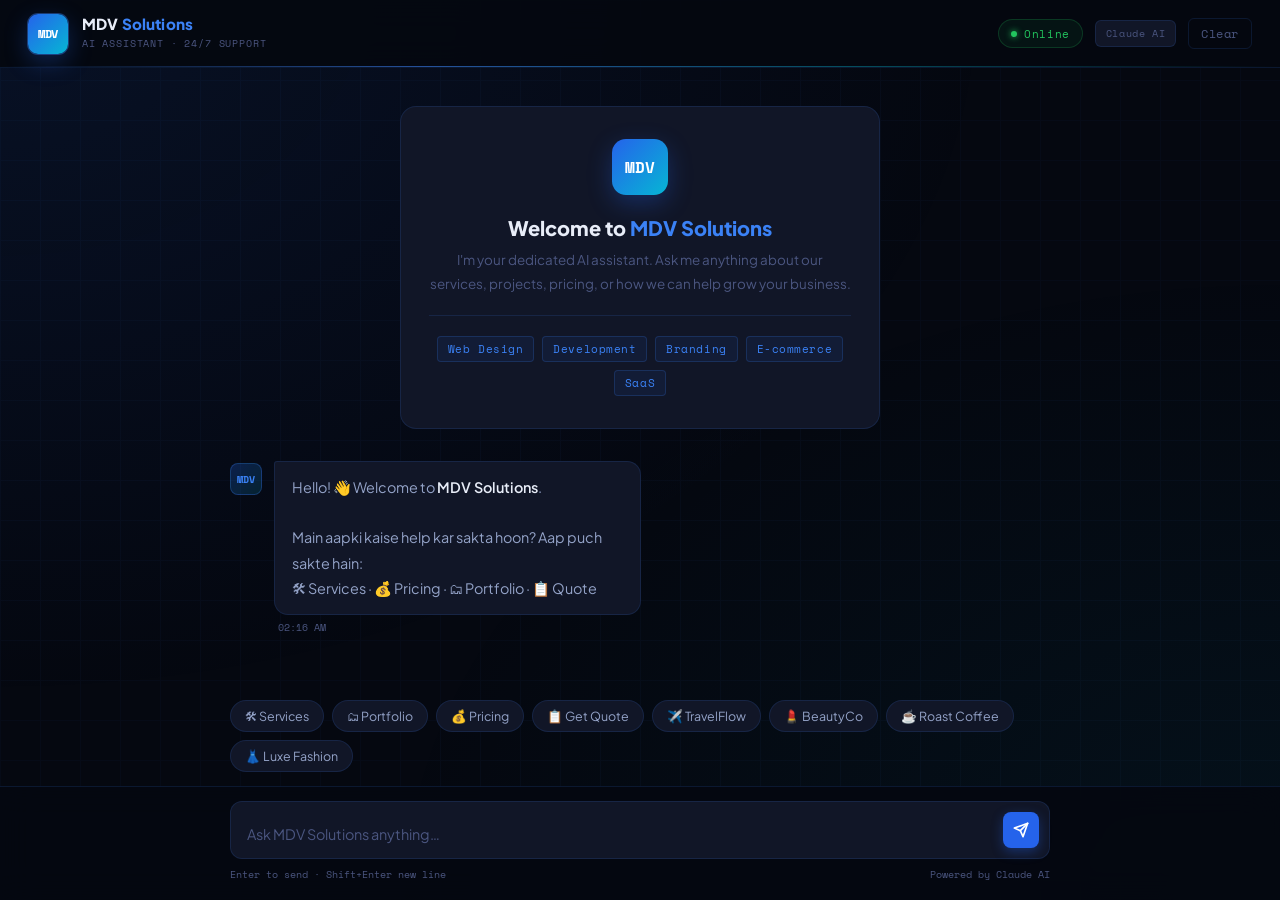
<file: pages/mdv-chatbot.html>
<!DOCTYPE html>
<html lang="en">
<head>
<meta charset="UTF-8">
<meta name="viewport" content="width=device-width, initial-scale=1.0">
<title>MDV Solutions — AI Assistant</title>
<link href="https://fonts.googleapis.com/css2?family=Plus+Jakarta+Sans:wght@300;400;500;600;700;800&family=Space+Mono:wght@400;700&display=swap" rel="stylesheet">
<style>
*, *::before, *::after { margin: 0; padding: 0; box-sizing: border-box; }

:root {
  --bg:        #050810;
  --bg2:       #0b0f1e;
  --bg3:       #111627;
  --bg4:       #171d30;
  --blue:      #2563eb;
  --blue2:     #3b82f6;
  --blue-glow: rgba(37,99,235,0.18);
  --cyan:      #06b6d4;
  --border:    rgba(59,130,246,0.14);
  --border2:   rgba(59,130,246,0.28);
  --muted:     #4b5680;
  --text:      #94a3c8;
  --white:     #e8edf8;
  --success:   #22c55e;
}

html { height: 100%; } body { height: 100%; height: 100dvh; overflow: hidden; }

body {
  background: var(--bg);
  color: var(--text);
  font-family: 'Plus Jakarta Sans', sans-serif;
  display: flex;
  flex-direction: column;
  height: 100vh;
  height: 100dvh;
}

/* ── Ambient background ── */
body::before {
  content: '';
  position: fixed; inset: 0; pointer-events: none; z-index: 0;
  background:
    radial-gradient(ellipse at 0% 0%,   rgba(37,99,235,0.10) 0%, transparent 55%),
    radial-gradient(ellipse at 100% 100%, rgba(6,182,212,0.06) 0%, transparent 50%);
}

/* Grid pattern */
body::after {
  content: '';
  position: fixed; inset: 0; pointer-events: none; z-index: 0; opacity: 0.03;
  background-image:
    linear-gradient(rgba(59,130,246,1) 1px, transparent 1px),
    linear-gradient(90deg, rgba(59,130,246,1) 1px, transparent 1px);
  background-size: 40px 40px;
}

/* ══════════════════════════════
   HEADER
══════════════════════════════ */
header {
  position: relative; z-index: 100;
  display: flex; align-items: center; justify-content: space-between;
  padding: 0 28px;
  height: 68px;
  background: rgba(5,8,16,0.92);
  border-bottom: 1px solid var(--border);
  backdrop-filter: blur(16px);
  flex-shrink: 0;
}

.h-left  { display: flex; align-items: center; gap: 14px; }
.h-right { display: flex; align-items: center; gap: 12px; }

/* Logo mark */
.logo-mark {
  width: 40px; height: 40px; border-radius: 10px; flex-shrink: 0;
  background: linear-gradient(135deg, var(--blue), var(--cyan));
  display: flex; align-items: center; justify-content: center;
  font-family: 'Space Mono', monospace; font-size: 0.75rem; font-weight: 700;
  color: #fff; letter-spacing: -0.02em;
  box-shadow: 0 0 0 1px rgba(59,130,246,0.4), 0 8px 24px rgba(37,99,235,0.3);
}

.brand-text h1 {
  font-size: 0.95rem; font-weight: 800; color: var(--white);
  letter-spacing: 0.01em; line-height: 1;
}
.brand-text h1 span { color: var(--blue2); }
.brand-text p {
  font-size: 0.65rem; color: var(--muted); letter-spacing: 0.08em;
  text-transform: uppercase; margin-top: 3px;
  font-family: 'Space Mono', monospace;
}

/* Status pill */
.status-pill {
  display: flex; align-items: center; gap: 7px;
  background: rgba(34,197,94,0.07); border: 1px solid rgba(34,197,94,0.2);
  padding: 5px 12px; border-radius: 20px;
  font-size: 0.7rem; color: var(--success);
  font-family: 'Space Mono', monospace; letter-spacing: 0.05em;
}
.status-pill .dot {
  width: 6px; height: 6px; border-radius: 50%; background: var(--success);
  box-shadow: 0 0 6px var(--success); animation: blink 2s infinite;
}
@keyframes blink { 0%,100%{opacity:1} 50%{opacity:0.35} }

/* Model badge */
.model-badge {
  font-family: 'Space Mono', monospace; font-size: 0.62rem; letter-spacing: 0.06em;
  color: var(--muted); border: 1px solid var(--border);
  padding: 5px 10px; border-radius: 6px;
  background: var(--bg3);
}

/* Clear button */
.clear-btn {
  background: transparent; border: 1px solid var(--border);
  color: var(--muted); padding: 6px 12px; border-radius: 6px;
  font-size: 0.72rem; font-family: 'Space Mono', monospace;
  cursor: pointer; transition: all 0.2s; letter-spacing: 0.05em;
}
.clear-btn:hover { border-color: rgba(239,68,68,0.4); color: #ef4444; }

/* ══════════════════════════════
   CHAT AREA
══════════════════════════════ */
.chat-area {
  flex: 1; overflow-y: auto; overflow-x: hidden;
  padding: 28px 20px 12px;
  position: relative; z-index: 1;
  scroll-behavior: smooth;
}
.chat-area::-webkit-scrollbar { width: 3px; }
.chat-area::-webkit-scrollbar-thumb { background: var(--bg4); border-radius: 2px; }

.msg-row {
  display: flex; gap: 12px; margin-bottom: 18px;
  max-width: 820px; margin-left: auto; margin-right: auto;
  animation: fadeUp 0.28s ease both;
}
@keyframes fadeUp { from{opacity:0;transform:translateY(8px)} to{opacity:1;transform:translateY(0)} }
.msg-row.user { flex-direction: row-reverse; }

/* Avatar */
.av {
  width: 32px; height: 32px; border-radius: 8px; flex-shrink: 0;
  display: flex; align-items: center; justify-content: center;
  font-size: 0.78rem; font-weight: 700; margin-top: 2px;
}
.av.bot {
  background: linear-gradient(135deg, rgba(37,99,235,0.25), rgba(6,182,212,0.15));
  border: 1px solid var(--border2); color: var(--blue2);
  font-family: 'Space Mono', monospace; font-size: 0.6rem;
}
.av.user {
  background: rgba(59,130,246,0.1); border: 1px solid var(--border);
  color: var(--blue2);
}

/* Bubble */
.bubble {
  padding: 13px 17px; font-size: 0.9rem; line-height: 1.75;
  max-width: calc(100% - 52px);
}
.bubble.bot {
  background: var(--bg3); border: 1px solid var(--border);
  border-radius: 3px 14px 14px 14px; color: var(--text);
}
.bubble.user {
  background: linear-gradient(135deg, rgba(37,99,235,0.15), rgba(6,182,212,0.08));
  border: 1px solid rgba(59,130,246,0.2);
  border-radius: 14px 3px 14px 14px; color: var(--white);
}
.bubble strong  { color: var(--white); font-weight: 600; }
.bubble em      { color: var(--cyan); font-style: normal; }
.bubble ul      { padding-left: 16px; margin-top: 6px; }
.bubble ul li   { margin-bottom: 4px; }
.bubble .chip {
  display: inline-block; background: rgba(37,99,235,0.12);
  border: 1px solid rgba(59,130,246,0.25); color: var(--blue2);
  font-family: 'Space Mono', monospace; font-size: 0.65rem;
  padding: 2px 8px; border-radius: 4px; margin: 2px 2px 2px 0;
  letter-spacing: 0.04em;
}

/* Timestamp */
.ts {
  font-size: 0.62rem; color: var(--muted); font-family: 'Space Mono', monospace;
  margin-top: 5px; padding: 0 4px;
}
.msg-row.user .ts { text-align: right; }

/* ── Typing ── */
.typing-dots {
  display: flex; gap: 5px; align-items: center; padding: 6px 2px;
}
.typing-dots span {
  width: 6px; height: 6px; border-radius: 50%; background: var(--muted);
  animation: td 1.1s infinite;
}
.typing-dots span:nth-child(2) { animation-delay: 0.18s; }
.typing-dots span:nth-child(3) { animation-delay: 0.36s; }
@keyframes td { 0%,80%,100%{transform:translateY(0);opacity:0.4} 40%{transform:translateY(-5px);opacity:1} }

/* ══════════════════════════════
   QUICK CHIPS
══════════════════════════════ */
#quick-chips {
  display: flex; gap: 8px; flex-wrap: wrap;
  padding: 0 20px 14px;
  max-width: 860px; margin: 0 auto;
  position: relative; z-index: 1;
}
.chip-btn {
  background: var(--bg3); border: 1px solid var(--border);
  color: var(--text); padding: 7px 14px; border-radius: 20px;
  font-size: 0.78rem; cursor: pointer; transition: all 0.2s;
  font-family: 'Plus Jakarta Sans', sans-serif;
  display: flex; align-items: center; gap: 6px;
}
.chip-btn:hover {
  border-color: var(--border2); color: var(--blue2);
  background: rgba(37,99,235,0.07);
  transform: translateY(-1px);
}

/* ══════════════════════════════
   INPUT AREA
══════════════════════════════ */
.input-area {
  position: relative; z-index: 100; flex-shrink: 0;
  padding: 14px 20px 18px;
  background: rgba(5,8,16,0.94);
  border-top: 1px solid var(--border);
  backdrop-filter: blur(16px);
}
.input-box {
  display: flex; gap: 10px; align-items: flex-end;
  max-width: 820px; margin: 0 auto;
  background: var(--bg3); border: 1px solid var(--border);
  border-radius: 12px; padding: 10px 10px 10px 16px;
  transition: border-color 0.25s, box-shadow 0.25s;
}
.input-box:focus-within {
  border-color: var(--border2);
  box-shadow: 0 0 0 3px rgba(37,99,235,0.08);
}
#msg-input {
  flex: 1; background: transparent; border: none; outline: none;
  color: var(--white); font-family: 'Plus Jakarta Sans', sans-serif;
  font-size: 0.9rem; resize: none; max-height: 110px;
  line-height: 1.55; padding: 3px 0;
}
#msg-input::placeholder { color: var(--muted); }

#send-btn {
  width: 36px; height: 36px; border-radius: 8px; flex-shrink: 0;
  background: var(--blue); border: none; cursor: pointer;
  display: flex; align-items: center; justify-content: center;
  font-size: 0.9rem; color: #fff;
  transition: background 0.2s, transform 0.15s;
  box-shadow: 0 4px 12px rgba(37,99,235,0.35);
}
#send-btn:hover:not(:disabled)  { background: var(--blue2); transform: scale(1.06); }
#send-btn:disabled { background: var(--bg4); box-shadow: none; cursor: not-allowed; }

.input-footer {
  display: flex; justify-content: space-between; align-items: center;
  max-width: 820px; margin: 8px auto 0;
  font-size: 0.63rem; color: var(--muted);
  font-family: 'Space Mono', monospace;
}

/* ══════════════════════════════
   WELCOME CARD
══════════════════════════════ */
.welcome-card {
  max-width: 480px; margin: 10px auto 32px;
  background: var(--bg3); border: 1px solid var(--border);
  border-radius: 16px; padding: 32px 28px; text-align: center;
}
.wc-logo {
  width: 56px; height: 56px; border-radius: 14px; margin: 0 auto 20px;
  background: linear-gradient(135deg, var(--blue), var(--cyan));
  display: flex; align-items: center; justify-content: center;
  font-family: 'Space Mono', monospace; font-size: 1rem; font-weight: 700;
  color: #fff; box-shadow: 0 8px 24px rgba(37,99,235,0.3);
}
.welcome-card h2 {
  font-size: 1.25rem; font-weight: 800; color: var(--white); margin-bottom: 8px;
}
.welcome-card h2 span { color: var(--blue2); }
.welcome-card p { font-size: 0.84rem; color: var(--muted); line-height: 1.75; }
.wc-divider {
  height: 1px; background: var(--border); margin: 20px 0;
}
.wc-caps {
  display: flex; justify-content: center; gap: 8px; flex-wrap: wrap;
}
.wc-cap {
  font-size: 0.68rem; font-family: 'Space Mono', monospace;
  color: var(--blue2); background: rgba(37,99,235,0.08);
  border: 1px solid rgba(59,130,246,0.2); padding: 4px 10px; border-radius: 4px;
  letter-spacing: 0.05em;
}


  /* ── Animated particles ── */
  .particle {
    position: fixed; border-radius: 50%; pointer-events: none; z-index: 0;
    animation: floatP linear infinite;
    background: rgba(59,130,246,0.15);
  }
  @keyframes floatP {
    0%   { transform: translateY(100vh) scale(0); opacity: 0; }
    10%  { opacity: 1; }
    90%  { opacity: 0.6; }
    100% { transform: translateY(-10vh) scale(1); opacity: 0; }
  }

  /* ── Header shimmer ── */
  header::after {
    content: '';
    position: absolute; bottom: 0; left: 0; right: 0; height: 1px;
    background: linear-gradient(90deg, transparent, rgba(59,130,246,0.6), rgba(6,182,212,0.4), transparent);
    animation: shimmer 3s ease-in-out infinite;
  }
  @keyframes shimmer {
    0%,100% { opacity: 0.3; transform: scaleX(0.5); }
    50%     { opacity: 1;   transform: scaleX(1); }
  }

  /* ── Logo pulse ── */
  .logo-mark {
    animation: logoPulse 3s ease-in-out infinite;
  }
  @keyframes logoPulse {
    0%,100% { box-shadow: 0 0 0 1px rgba(59,130,246,0.4), 0 8px 24px rgba(37,99,235,0.3); }
    50%     { box-shadow: 0 0 0 3px rgba(59,130,246,0.2), 0 8px 32px rgba(37,99,235,0.5); }
  }

  /* ── Bubble hover ── */
  .bubble.bot:hover  { border-color: rgba(59,130,246,0.25); transition: border-color 0.3s; }
  .bubble.user:hover { border-color: rgba(59,130,246,0.35); transition: border-color 0.3s; }

  /* ── Send btn pulse when idle ── */
  #send-btn:not(:disabled) {
    animation: sendPulse 2.5s ease-in-out infinite;
  }
  @keyframes sendPulse {
    0%,100% { box-shadow: 0 4px 12px rgba(37,99,235,0.35); }
    50%     { box-shadow: 0 4px 20px rgba(37,99,235,0.6); }
  }

  /* ── Welcome card animation ── */
  .welcome-card {
    animation: cardIn 0.6s cubic-bezier(0.34,1.2,0.64,1) both;
  }
  @keyframes cardIn {
    from { opacity:0; transform: translateY(24px) scale(0.96); }
    to   { opacity:1; transform: translateY(0)    scale(1); }
  }
  .wc-logo {
    animation: wcLogoPulse 3s ease-in-out infinite;
  }
  @keyframes wcLogoPulse {
    0%,100% { box-shadow: 0 8px 24px rgba(37,99,235,0.3); }
    50%     { box-shadow: 0 8px 36px rgba(37,99,235,0.6), 0 0 20px rgba(6,182,212,0.2); }
  }

  /* ── Chip btn animation ── */
  .chip-btn { animation: chipIn 0.4s ease both; }
  .chip-btn:nth-child(1) { animation-delay: 0.05s; }
  .chip-btn:nth-child(2) { animation-delay: 0.10s; }
  .chip-btn:nth-child(3) { animation-delay: 0.15s; }
  .chip-btn:nth-child(4) { animation-delay: 0.20s; }
  .chip-btn:nth-child(5) { animation-delay: 0.25s; }
  .chip-btn:nth-child(6) { animation-delay: 0.30s; }
  .chip-btn:nth-child(7) { animation-delay: 0.35s; }
  .chip-btn:nth-child(8) { animation-delay: 0.40s; }
  @keyframes chipIn {
    from { opacity:0; transform: translateY(8px); }
    to   { opacity:1; transform: translateY(0); }
  }

  /* ── Input area glow ── */
  .input-box:focus-within {
    border-color: var(--border2);
    box-shadow: 0 0 0 3px rgba(37,99,235,0.08), 0 0 20px rgba(37,99,235,0.1);
  }

  /* ── Scrollbar glow ── */
  .chat-area::-webkit-scrollbar-thumb {
    background: linear-gradient(var(--blue), var(--cyan));
    border-radius: 2px;
  }

  @media(max-width:600px){
  header { padding: 0 16px; height: 60px; }
  .model-badge, .clear-btn { display: none; }
  .chat-area { padding: 16px 12px 8px; }
  .input-area { padding: 10px 12px 14px; }
  #quick-chips { padding: 0 12px 10px; }
}
</style>
</head>
<body>

<!-- ── HEADER ── -->
<header>
  <div class="h-left">
    <div class="logo-mark">MDV</div>
    <div class="brand-text">
      <h1>MDV <span>Solutions</span></h1>
      <p>AI Assistant · 24/7 Support</p>
    </div>
  </div>
  <div class="h-right">
    <div class="status-pill"><div class="dot"></div>Online</div>
    <div class="model-badge">Claude AI</div>
    <button class="clear-btn" onclick="clearChat()">Clear</button>
  </div>
</header>

<!-- ── CHAT ── -->
<div class="chat-area" id="chat-area">
  <div class="welcome-card">
    <div class="wc-logo">MDV</div>
    <h2>Welcome to <span>MDV Solutions</span></h2>
    <p>I'm your dedicated AI assistant. Ask me anything about our services, projects, pricing, or how we can help grow your business.</p>
    <div class="wc-divider"></div>
    <div class="wc-caps">
      <span class="wc-cap">Web Design</span>
      <span class="wc-cap">Development</span>
      <span class="wc-cap">Branding</span>
      <span class="wc-cap">E-commerce</span>
      <span class="wc-cap">SaaS</span>
    </div>
  </div>
</div>

<!-- ── QUICK CHIPS ── -->
<div id="quick-chips">
  <button class="chip-btn" onclick="quick('What services does MDV Solutions offer?')">🛠 Services</button>
  <button class="chip-btn" onclick="quick('Show me your portfolio projects')">🗂 Portfolio</button>
  <button class="chip-btn" onclick="quick('What is your pricing?')">💰 Pricing</button>
  <button class="chip-btn" onclick="quick('How do I get a quote?')">📋 Get Quote</button>
  <button class="chip-btn" onclick="quick('Tell me about TravelFlow project')">✈️ TravelFlow</button>
  <button class="chip-btn" onclick="quick('Tell me about BeautyCo project')">💄 BeautyCo</button>
  <button class="chip-btn" onclick="quick('Tell me about Roast Coffee project')">☕ Roast Coffee</button>
  <button class="chip-btn" onclick="quick('Tell me about Luxe Fashion project')">👗 Luxe Fashion</button>
</div>

<!-- ── INPUT ── -->
<div class="input-area">
  <div class="input-box">
    <textarea id="msg-input" rows="1" placeholder="Ask MDV Solutions anything…"></textarea>
    <button id="send-btn" onclick="send()">
      <svg width="16" height="16" viewBox="0 0 24 24" fill="none" stroke="currentColor" stroke-width="2.5" stroke-linecap="round" stroke-linejoin="round"><line x1="22" y1="2" x2="11" y2="13"/><polygon points="22 2 15 22 11 13 2 9 22 2"/></svg>
    </button>
  </div>
  <div class="input-footer">
    <span>Enter to send · Shift+Enter new line</span>
    <span>Powered by Claude AI</span>
  </div>
</div>

<script>
/* ── FIXED Q&A DATABASE ── */
const QA = [
  // Greetings
  { q: ['hello','hi','hey','namaste','hii','helo','good morning','good evening','good afternoon','sup','howdy','hiya','greetings'],
    a: `Hello! 👋 <strong>MDV Solutions</strong> mein aapka swagat hai!<br><br>Aap puch sakte hain:<br>🛠 Services &nbsp;·&nbsp; 💰 Pricing &nbsp;·&nbsp; 🗂 Portfolio &nbsp;·&nbsp; 📋 Quote &nbsp;·&nbsp; 📞 Contact` },

  // How are you
  { q: ['how are you','kaise ho','kaisa hai','kya haal','whats up',"what's up",'aap kaisa'],
    a: `Main bilkul theek hoon, shukriya poochne ke liye! 😊<br><br>Aap batao — main aapki kaise help kar sakta hoon aaj?` },

  // Who are you / About bot
  { q: ['who are you','kaun ho','aap kaun','what are you','bot','ai','assistant','tumhara naam'],
    a: `Main <strong>MDV Bot</strong> hoon — MDV Solutions ka official AI assistant! 🤖<br><br>Mujhe MDV Solutions ke baare mein sab pata hai — services, projects, pricing, process aur bahut kuch. Kya jaanna chahte hain?` },

  // About company
  { q: ['about','kaun','who','team','company','mdv','kya hai','tell me','batao','mdv solutions','agency'],
    a: `👋 <strong>MDV Solutions</strong> ke baare mein:<br><br>
    Hum ek premium web design & development agency hain jo ambitious brands ke liye extraordinary digital experiences banate hain.<br><br>
    ✅ <strong>6+ years</strong> experience<br>
    ✅ <strong>150+</strong> projects completed<br>
    ✅ <strong>98+</strong> happy clients<br>
    ✅ Startups se Fortune 500 tak<br>
    ✅ Udaipur, Rajasthan based — globally serve karte hain 🌍` },

  // Services
  { q: ['service','services','kya karte','what do you','kya kaam','offer','provide','kya banate','kya bana'],
    a: `🛠 <strong>MDV Solutions ki Services:</strong><br><br>
    🎨 <strong>Landing Pages</strong> — High-converting single pages<br>
    🏢 <strong>Business Websites</strong> — Full corporate sites<br>
    🛒 <strong>E-commerce</strong> — Online stores<br>
    📱 <strong>SaaS / Web Apps</strong> — Complex applications<br>
    🎯 <strong>Branding & Identity</strong> — Logo & design systems<br>
    ⚡ <strong>UI/UX Design</strong> — User experience design<br>
    🔍 <strong>SEO Optimization</strong> — Search ranking<br><br>
    Kisi specific service ke baare mein jaanna hai?` },

  // Pricing
  { q: ['price','pricing','cost','kitna','charge','budget','rate','fees','paisa','rupee','dollar','kitne ka'],
    a: `💰 <strong>MDV Solutions Pricing:</strong><br><br>
    🎨 Landing Page — <strong>$500 – $1,500</strong><br>
    🏢 Business Website — <strong>$1,500 – $5,000</strong><br>
    🛒 E-commerce — <strong>$5,000 – $15,000</strong><br>
    📱 Custom Project — <strong>$15,000+</strong><br><br>
    💡 <em>Exact quote ke liye project details share karein — hum custom estimate denge!</em>` },

  // Timeline / How long
  { q: ['time','timeline','kitna time','how long','days','weeks','deadline','deliver','kab','kitne din','duration'],
    a: `⏱ <strong>Project Timeline:</strong><br><br>
    🎨 Landing Page — <strong>3–7 days</strong><br>
    🏢 Business Website — <strong>1–3 weeks</strong><br>
    🛒 E-commerce — <strong>3–6 weeks</strong><br>
    📱 Custom Project — <strong>4–12 weeks</strong><br><br>
    Timeline project complexity pe depend karta hai. Rush delivery bhi possible hai!` },

  // Process
  { q: ['process','kaise','how','steps','kaise karte','workflow','kaise banate','procedure'],
    a: `⚙️ <strong>Hamara 5-Step Process:</strong><br><br>
    1️⃣ <strong>Discovery Call</strong> — Aapke goals samjhenge<br>
    2️⃣ <strong>Strategy & Proposal</strong> — Custom plan + pricing<br>
    3️⃣ <strong>Design</strong> — Wireframes & mockups<br>
    4️⃣ <strong>Development</strong> — Full build + testing<br>
    5️⃣ <strong>Launch & Support</strong> — Deploy + maintenance<br><br>
    Har step pe aapka feedback liya jaata hai!` },

  // Portfolio
  { q: ['portfolio','project','work','kaam','client','example','show','dekho','projects','past work'],
    a: `🗂 <strong>Recent Projects:</strong><br><br>
    ✈️ <strong>TravelFlow</strong> — Travel booking platform (★ 4.9/5)<br>
    💄 <strong>BeautyCo</strong> — Luxury skincare e-commerce (+410% orders)<br>
    ☕ <strong>Roast Coffee</strong> — Brand website (+190% subscriptions)<br>
    👗 <strong>Luxe Fashion</strong> — E-commerce store (+340% conversions)<br><br>
    Work page pe saare projects aur case studies dekhein!` },

  // TravelFlow
  { q: ['travelflow','travel flow','travel agency'],
    a: `✈️ <strong>TravelFlow Agency</strong><br><br>
    Full destination booking platform with interactive 3D globe, real-time pricing & seamless booking flow.<br><br>
    <em>Tech Stack:</em> React, Three.js, Stripe, MongoDB<br>
    <em>Result:</em> ★ 4.9/5 rating · 12,000+ happy users` },

  // BeautyCo
  { q: ['beautyco','beauty co','beauty','skincare','cosmetic'],
    a: `💄 <strong>BeautyCo Skincare</strong><br><br>
    Luxury skincare brand with virtual try-on feature, personalized recommendation quiz & subscription boxes.<br><br>
    <em>Tech Stack:</em> Next.js, WebGL, Stripe, Klaviyo<br>
    <em>Result:</em> 410% increase in repeat orders` },

  // Roast Coffee
  { q: ['roast','coffee','roast coffee','cafe'],
    a: `☕ <strong>Roast Coffee Co.</strong><br><br>
    Artisan coffee brand with atmospheric parallax scrolling, subscription system & 80+ cafe location finder.<br><br>
    <em>Tech Stack:</em> HTML, CSS, GSAP, Stripe<br>
    <em>Result:</em> 190% increase in subscriptions` },

  // Luxe Fashion
  { q: ['luxe','fashion','luxe fashion','clothing','clothes'],
    a: `👗 <strong>Luxe Fashion Store</strong><br><br>
    Premium clothing brand with 3D product views, AI size guide & one-click checkout.<br><br>
    <em>Tech Stack:</em> Next.js, Shopify, Stripe, Three.js<br>
    <em>Result:</em> 340% increase in conversions in 60 days` },

  // Quote / Get started
  { q: ['quote','start','begin','hire','get started','project start','kaise shuru','collaborate','work together','kaam karna'],
    a: `🚀 <strong>Project Shuru Karna Chahte Hain?</strong><br><br>
    1. Website pe <strong>"Get a Quote"</strong> button click karein<br>
    2. Naam, email, project type & budget fill karein<br>
    3. Hum <strong>24 ghante</strong> mein reply karenge!<br><br>
    Ya directly WhatsApp karein — hum hamesha available hain! 😊` },

  // Contact
  { q: ['contact','email','phone','call','whatsapp','reach','baat','mil','number','address'],
    a: `📞 <strong>MDV Solutions se Contact:</strong><br><br>
    📍 Udaipur, Rajasthan, India<br>
    💬 WhatsApp button neeche right corner mein hai<br>
    📧 Website ke Contact page pe email bhej sakte hain<br>
    🌐 Remote work — globally available<br><br>
    Response time: <strong>Within 24 hours</strong> ✅` },

  // Location
  { q: ['location','where','kahan','address','udaipur','rajasthan','india','city','office'],
    a: `📍 <strong>MDV Solutions</strong><br><br>
    Udaipur, Rajasthan, India 🇮🇳<br><br>
    Remote-first agency — India aur globally clients serve karte hain! 🌍<br>
    Aap kisi bhi city ya country se hum se kaam karwa sakte hain.` },

  // Technology / Tech stack
  { q: ['technology','tech','stack','tools','language','framework','react','nextjs','shopify','wordpress'],
    a: `💻 <strong>Technologies We Use:</strong><br><br>
    🔷 <strong>Frontend:</strong> React, Next.js, HTML/CSS, GSAP<br>
    🔶 <strong>Backend:</strong> Node.js, Python<br>
    🟢 <strong>E-commerce:</strong> Shopify, WooCommerce, Stripe<br>
    🗄️ <strong>Database:</strong> MongoDB, PostgreSQL, Supabase<br>
    ☁️ <strong>Hosting:</strong> Vercel, AWS, Netlify<br>
    🎨 <strong>Design:</strong> Figma, Three.js, WebGL` },

  // Revisions
  { q: ['revision','change','update','edit','modify','badlav','badle','fix'],
    a: `✏️ <strong>Revisions Policy:</strong><br><br>
    ✅ Har package mein <strong>unlimited revisions</strong> included hain design phase mein<br>
    ✅ Development ke baad <strong>3 rounds</strong> of changes free<br>
    ✅ Launch ke baad <strong>30 days</strong> free support<br><br>
    Hum tab tak kaam karte hain jab tak aap 100% satisfied nahi ho jaate! 😊` },

  // Maintenance / Support
  { q: ['maintenance','support','after','baad','help','update','maintain','hosting'],
    a: `🔧 <strong>Post-Launch Support:</strong><br><br>
    ✅ Launch ke baad <strong>30 days free</strong> bug fixes<br>
    ✅ Monthly maintenance packages available<br>
    ✅ Hosting setup & domain help<br>
    ✅ 24/7 emergency support (premium plans)<br><br>
    Hum sirf website banate nahi — long-term partner hain! 🤝` },

  // SEO
  { q: ['seo','search','google','rank','ranking','traffic','organic'],
    a: `🔍 <strong>SEO Services:</strong><br><br>
    ✅ On-page SEO optimization<br>
    ✅ Meta tags & structured data<br>
    ✅ Page speed optimization<br>
    ✅ Mobile-first design<br>
    ✅ Google Analytics setup<br><br>
    Hamare clients average <strong>200%+ organic traffic</strong> increase dekhte hain!` },

  // Mobile / Responsive
  { q: ['mobile','responsive','phone','tablet','screen','device'],
    a: `📱 <strong>Mobile-First Design:</strong><br><br>
    Hum har website <strong>mobile-first approach</strong> se banate hain.<br><br>
    ✅ All screen sizes pe perfect<br>
    ✅ Touch-friendly UI<br>
    ✅ Fast loading on mobile<br>
    ✅ Google Mobile-Friendly certified<br><br>
    Aaj 70%+ traffic mobile se aata hai — isliye mobile UX hamari priority #1 hai!` },

  // Payment
  { q: ['payment','pay','paisa','kaise pay','advance','installment','deposit'],
    a: `💳 <strong>Payment Terms:</strong><br><br>
    💰 <strong>50% advance</strong> project start karne se pehle<br>
    💰 <strong>50% on delivery</strong> final delivery par<br><br>
    Payment methods: Bank transfer, UPI, PayPal, Stripe<br><br>
    Bade projects ke liye <strong>installment plans</strong> bhi available hain!` },

  // Thanks
  { q: ['thanks','thank you','shukriya','dhanyawad','great','awesome','nice','perfect','badhiya','accha'],
    a: `Shukriya! 😊 Aapki baat sunke bahut khushi hui.<br><br>Koi aur sawaal ho toh zaroor poochein — hum hamesha yahan hain! 🚀` },

  // Bye
  { q: ['bye','goodbye','alvida','tata','see you','later','band','close'],
    a: `Alvida! 👋 Aapse baat karke accha laga.<br><br>Jab bhi koi project idea ho — hum yahan hain! MDV Solutions aapka intezaar karega. 😊🚀` }
];

/* ── Match function ── */
function getReply(input) {
  const text = input.toLowerCase().trim();
  for (const item of QA) {
    for (const keyword of item.q) {
      if (text.includes(keyword)) return item.a;
    }
  }
  return `Hmm, mujhe is sawaal ka jawab nahi pata. 🤔<br><br>
  Aap directly humse contact kar sakte hain ya <strong>"Get a Quote"</strong> fill karein — hum 24 ghante mein reply karenge! 😊`;
}

/* ── State ── */
const chatArea = document.getElementById('chat-area');
const msgInput = document.getElementById('msg-input');
const sendBtn  = document.getElementById('send-btn');

/* ── Auto-resize ── */
msgInput.addEventListener('input', () => {
  msgInput.style.height = 'auto';
  msgInput.style.height = Math.min(msgInput.scrollHeight, 110) + 'px';
});
msgInput.addEventListener('keydown', e => {
  if (e.key === 'Enter' && !e.shiftKey) { e.preventDefault(); send(); }
});

function now() {
  return new Date().toLocaleTimeString([], { hour: '2-digit', minute: '2-digit' });
}

function addMsg(role, html, time) {
  const row = document.createElement('div');
  row.className = `msg-row ${role}`;
  const av = document.createElement('div');
  av.className = `av ${role}`;
  av.textContent = role === 'bot' ? 'MDV' : '👤';
  const right = document.createElement('div');
  const bub = document.createElement('div');
  bub.className = `bubble ${role}`;
  bub.innerHTML = html;
  const ts = document.createElement('div');
  ts.className = 'ts';
  ts.textContent = time || now();
  right.appendChild(bub);
  right.appendChild(ts);
  row.appendChild(av);
  row.appendChild(right);
  chatArea.appendChild(row);
  chatArea.scrollTop = chatArea.scrollHeight;
}

function showTyping() {
  const row = document.createElement('div');
  row.className = 'msg-row bot'; row.id = 'typing-row';
  const av = document.createElement('div');
  av.className = 'av bot'; av.textContent = 'MDV';
  const bub = document.createElement('div');
  bub.className = 'bubble bot';
  bub.innerHTML = '<div class="typing-dots"><span></span><span></span><span></span></div>';
  row.appendChild(av); row.appendChild(bub);
  chatArea.appendChild(row);
  chatArea.scrollTop = chatArea.scrollHeight;
}
function hideTyping() {
  const t = document.getElementById('typing-row');
  if (t) t.remove();
}

function clearChat() {
  chatArea.innerHTML = '';
  document.getElementById('quick-chips').style.display = 'flex';
  chatArea.innerHTML = `<div class="welcome-card">
    <div class="wc-logo">MDV</div>
    <h2>Welcome to <span>MDV Solutions</span></h2>
    <p>I'm your dedicated assistant. Ask me anything about our services, projects, pricing, or how we can help grow your business.</p>
    <div class="wc-divider"></div>
    <div class="wc-caps">
      <span class="wc-cap">Web Design</span><span class="wc-cap">Development</span>
      <span class="wc-cap">Branding</span><span class="wc-cap">E-commerce</span><span class="wc-cap">SaaS</span>
    </div>
  </div>`;
}

function quick(text) {
  msgInput.value = text;
  send();
  document.getElementById('quick-chips').style.display = 'none';
}

function send() {
  const text = msgInput.value.trim();
  if (!text) return;
  document.getElementById('quick-chips').style.display = 'none';
  addMsg('user', text);
  msgInput.value = '';
  msgInput.style.height = 'auto';
  sendBtn.disabled = true;
  showTyping();

  // Simulate typing delay
  setTimeout(() => {
    hideTyping();
    addMsg('bot', getReply(text));
    sendBtn.disabled = false;
    msgInput.focus();
  }, 800);
}

/* ── Greeting ── */
setTimeout(() => {
  addMsg('bot', `Hello! 👋 Welcome to <strong>MDV Solutions</strong>.<br><br>
  Main aapki kaise help kar sakta hoon? Aap puch sakte hain:<br>
  🛠 Services · 💰 Pricing · 🗂 Portfolio · 📋 Quote`, now());
}, 500);
</script>

</body>
</html>
</file>
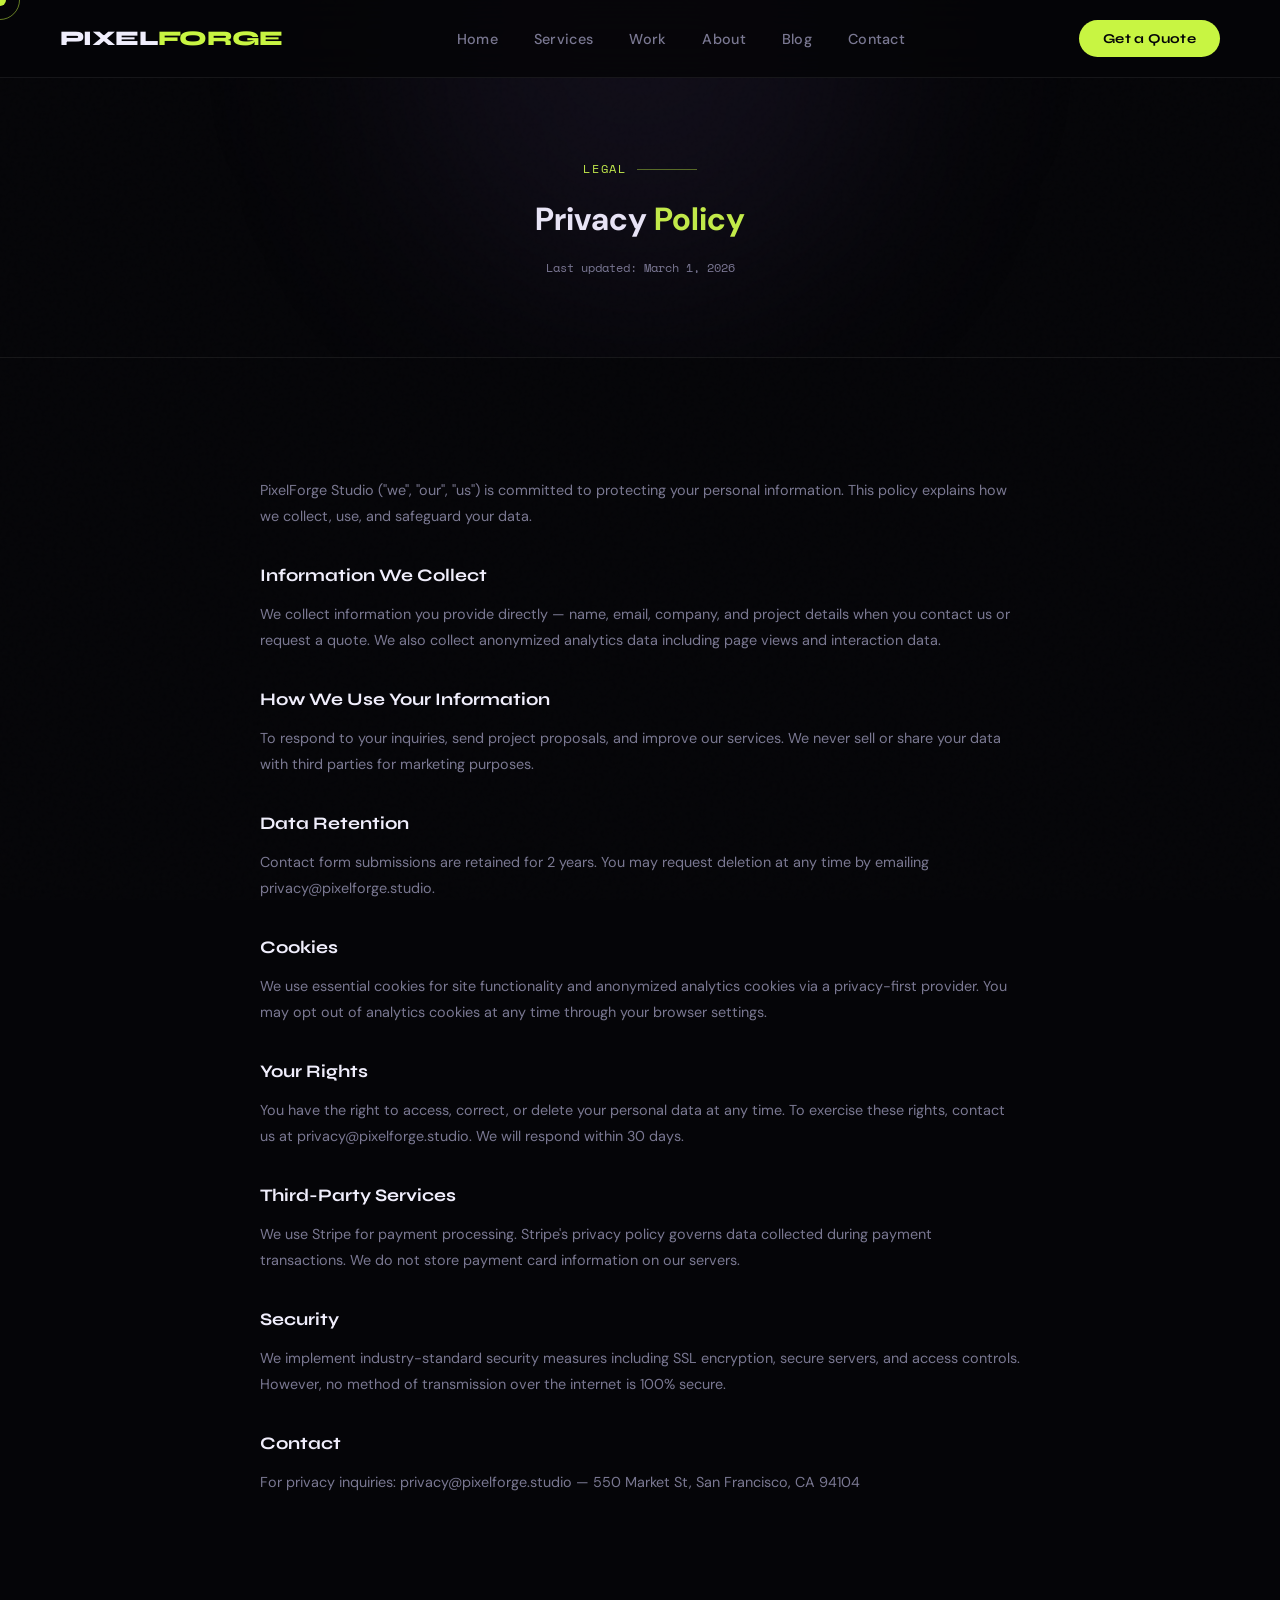
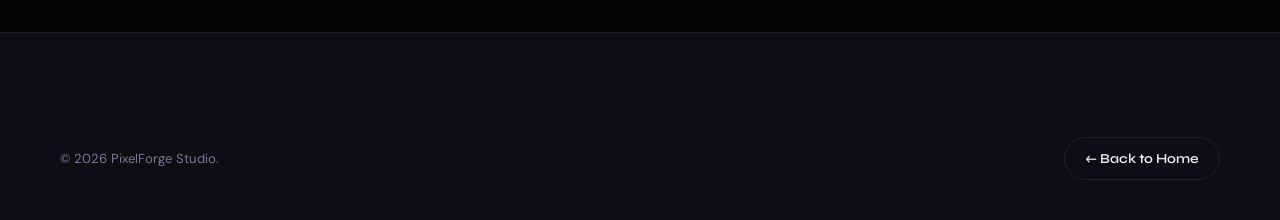
<file: pages/privacy.html>
<!DOCTYPE html>
<html lang="en">
<head>
<meta charset="UTF-8"><meta name="viewport" content="width=device-width, initial-scale=1.0">
<title>Privacy Policy — PixelForge Studio</title>
<link rel="stylesheet" href="../css/style.css">
<link href="https://fonts.googleapis.com/css2?family=Syne:wght@400;600;700;800&family=DM+Sans:ital,wght@0,300;0,400;0,500;1,300&family=Space+Mono:wght@400;700&display=swap" rel="stylesheet">
<style>.legal-body{max-width:760px;margin:0 auto}.legal-body h3{font-family:var(--font-head);font-size:1.1rem;font-weight:700;margin:32px 0 12px;color:var(--text)}.legal-body p{color:var(--muted);font-size:0.9rem;line-height:1.8;margin-bottom:16px}</style>
</head>
<body>
<div id="cursor"></div><div id="cursor-ring"></div>
<div class="scroll-progress" id="scroll-progress"></div>
<div class="toast" id="toast"><div class="toast-icon" id="toast-icon">✅</div><div class="toast-text"><div class="toast-title" id="toast-title">Done!</div><div class="toast-msg" id="toast-msg"></div></div></div>
<div class="modal-overlay" id="modal">
  <div class="modal">
    <div class="modal-header"><div class="modal-title">Get a Quote</div><button class="modal-close" onclick="closeModal()">✕</button></div>
    <div class="form-group"><label class="form-label">Name</label><input class="form-input" id="modal-name" type="text" placeholder="Your name"></div>
    <div class="form-group"><label class="form-label">Email</label><input class="form-input" id="modal-email" type="email" placeholder="your@email.com"></div>
    <div class="form-group"><label class="form-label">Project</label><select class="form-select" id="modal-type"><option value="">Select</option><option>Landing Page</option><option>Business Website</option><option>E-commerce</option></select></div>
    <div class="form-group"><label class="form-label">Budget</label><select class="form-select" id="modal-budget"><option value="">Select</option><option>$500–$1,500</option><option>$1,500–$5,000</option><option>$5,000+</option></select></div>
    <div class="form-group"><label class="form-label">Notes</label><textarea class="form-textarea" id="modal-desc" placeholder="Brief description..."></textarea></div>
    <button class="btn-primary" style="width:100%;justify-content:center" onclick="submitQuote()">Send →</button>
  </div>
</div>
<div class="mobile-menu" id="mobile-menu">
  <a href="../index.html">Home</a><a href="services.html">Services</a><a href="work.html">Work</a><a href="about.html">About</a><a href="blog.html">Blog</a><a href="contact.html">Contact</a>
</div>
<nav id="navbar">
  <a class="logo" href="../index.html">PIXEL<span>FORGE</span></a>
  <ul class="nav-links">
    <li><a href="../index.html">Home</a></li><li><a href="services.html">Services</a></li>
    <li><a href="work.html">Work</a></li><li><a href="about.html">About</a></li>
    <li><a href="blog.html">Blog</a></li><li><a href="contact.html">Contact</a></li>
  </ul>
  <button class="nav-cta" onclick="openModal()">Get a Quote</button>
  <div class="hamburger" id="hamburger" onclick="toggleMobileMenu()"><span></span><span></span><span></span></div>
</nav>
<div class="page-header">
  <div class="section-label" style="justify-content:center">Legal</div>
  <h1 class="section-title">Privacy <span class="accent">Policy</span></h1>
  <p style="font-family:var(--font-mono);font-size:0.75rem;color:var(--muted);margin-top:12px">Last updated: March 1, 2026</p>
</div>
<section class="section">
  <div class="legal-body">
    <p>PixelForge Studio ("we", "our", "us") is committed to protecting your personal information. This policy explains how we collect, use, and safeguard your data.</p>
    <h3>Information We Collect</h3>
    <p>We collect information you provide directly — name, email, company, and project details when you contact us or request a quote. We also collect anonymized analytics data including page views and interaction data.</p>
    <h3>How We Use Your Information</h3>
    <p>To respond to your inquiries, send project proposals, and improve our services. We never sell or share your data with third parties for marketing purposes.</p>
    <h3>Data Retention</h3>
    <p>Contact form submissions are retained for 2 years. You may request deletion at any time by emailing privacy@pixelforge.studio.</p>
    <h3>Cookies</h3>
    <p>We use essential cookies for site functionality and anonymized analytics cookies via a privacy-first provider. You may opt out of analytics cookies at any time through your browser settings.</p>
    <h3>Your Rights</h3>
    <p>You have the right to access, correct, or delete your personal data at any time. To exercise these rights, contact us at privacy@pixelforge.studio. We will respond within 30 days.</p>
    <h3>Third-Party Services</h3>
    <p>We use Stripe for payment processing. Stripe's privacy policy governs data collected during payment transactions. We do not store payment card information on our servers.</p>
    <h3>Security</h3>
    <p>We implement industry-standard security measures including SSL encryption, secure servers, and access controls. However, no method of transmission over the internet is 100% secure.</p>
    <h3>Contact</h3>
    <p>For privacy inquiries: privacy@pixelforge.studio — 550 Market St, San Francisco, CA 94104</p>
  </div>
</section>
<footer>
  <div class="footer-bottom" style="border:none">
    <p>© 2026 PixelForge Studio.</p>
    <a href="../index.html" class="btn-outline" style="font-size:0.85rem;padding:10px 20px">← Back to Home</a>
  </div>
</footer>
<script src="../js/main.js"></script>
</body>
</html>
</file>
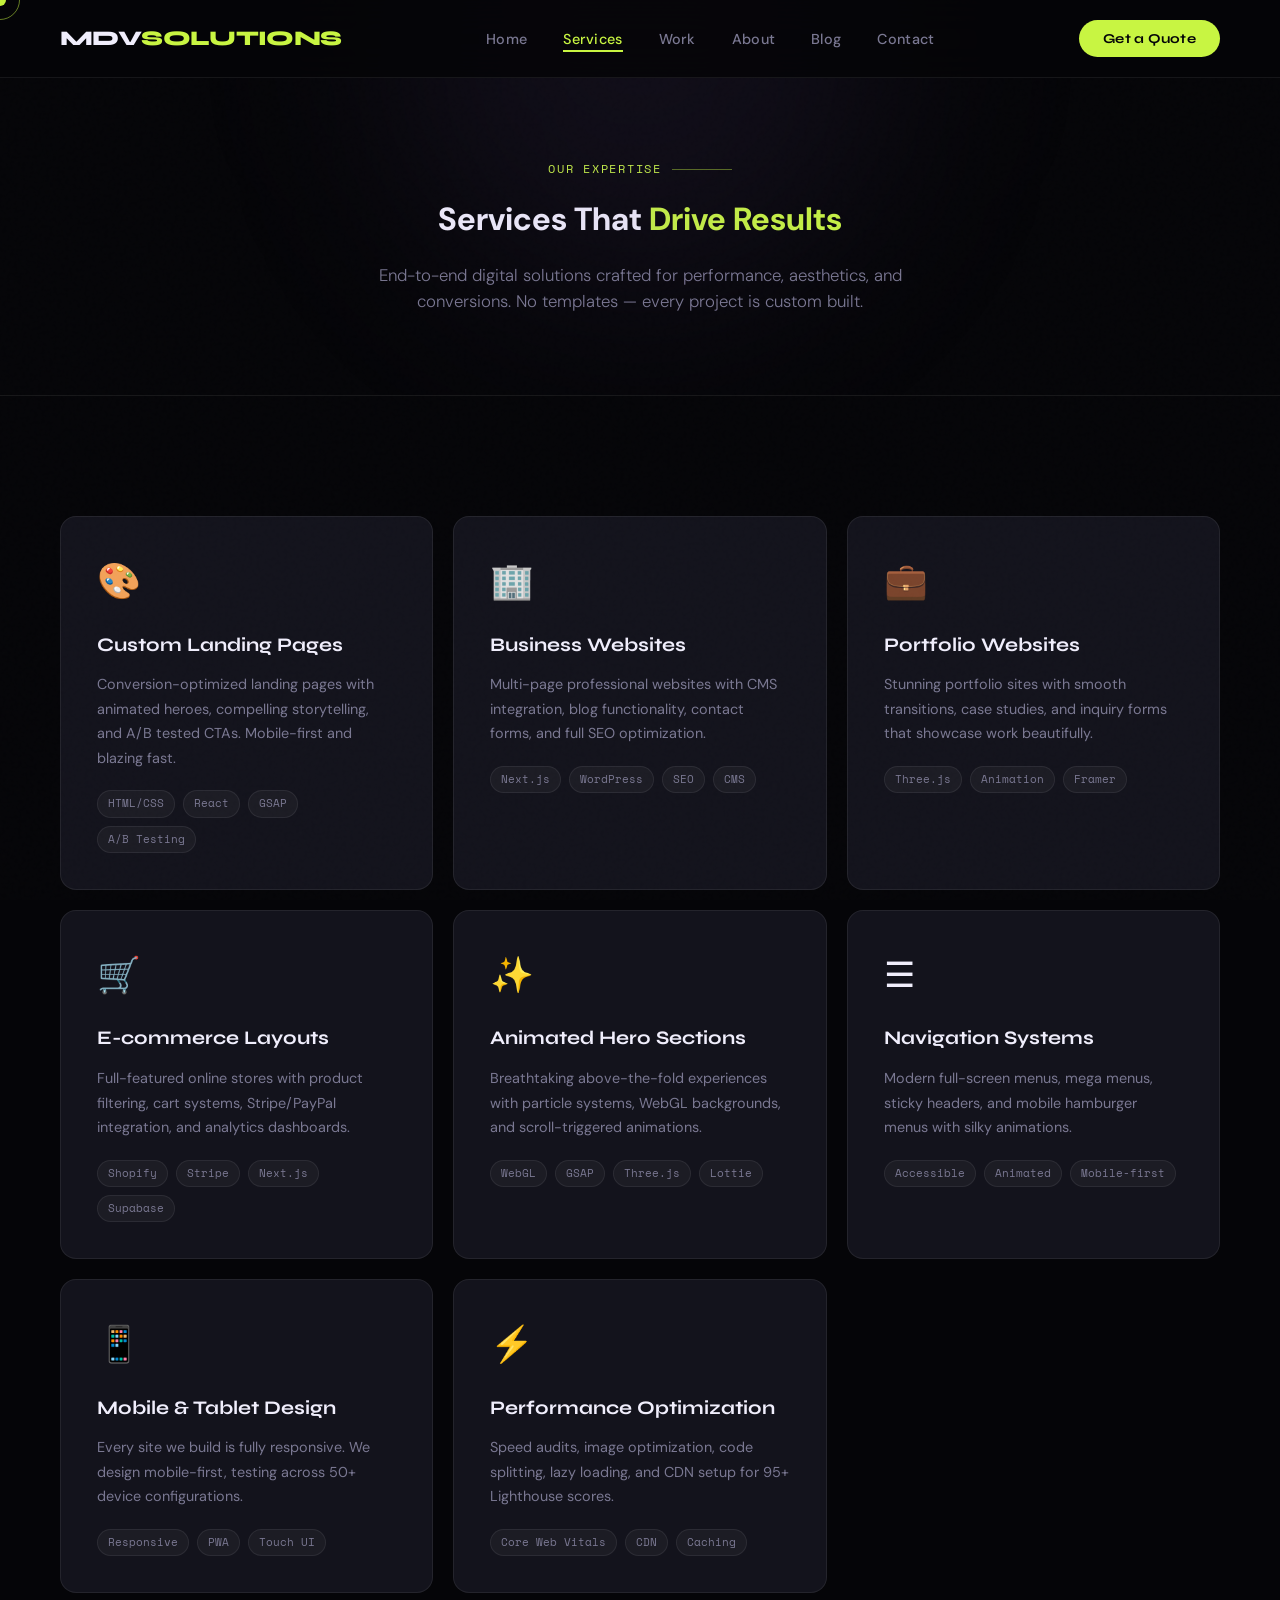
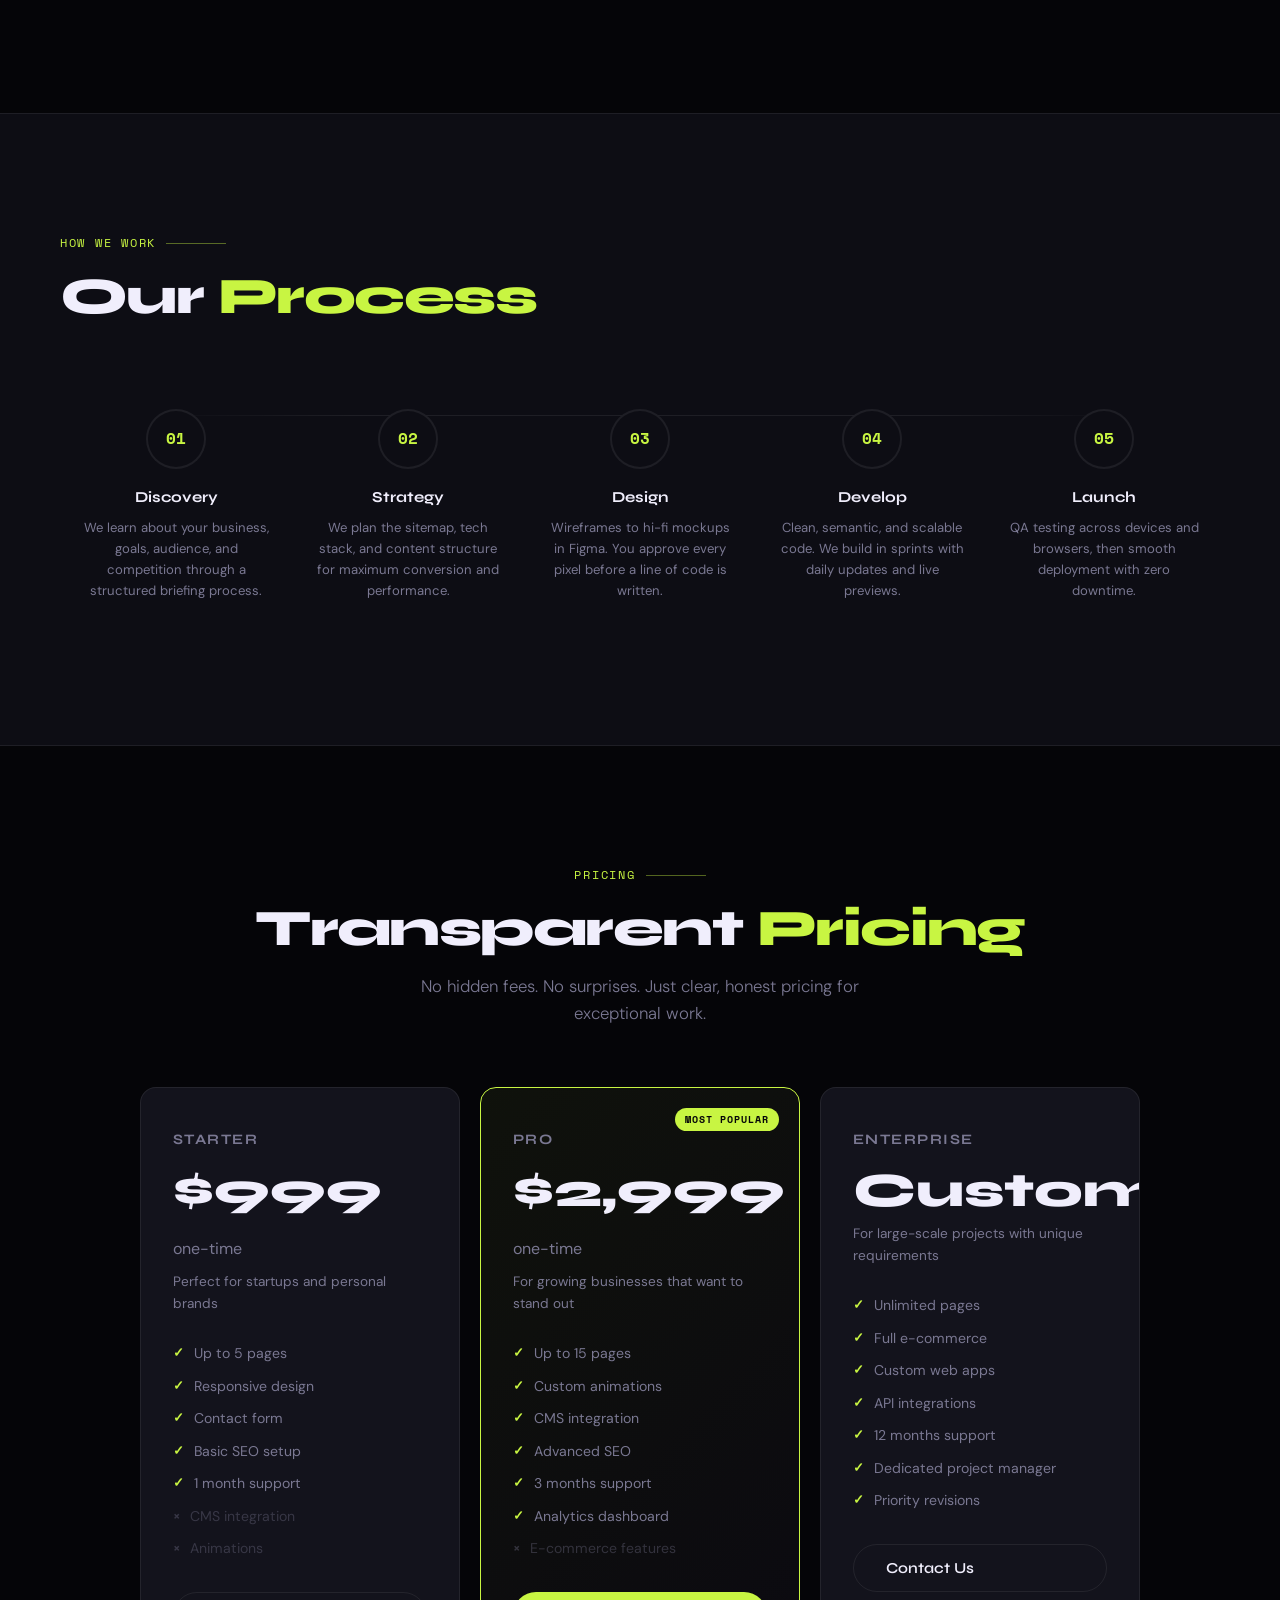
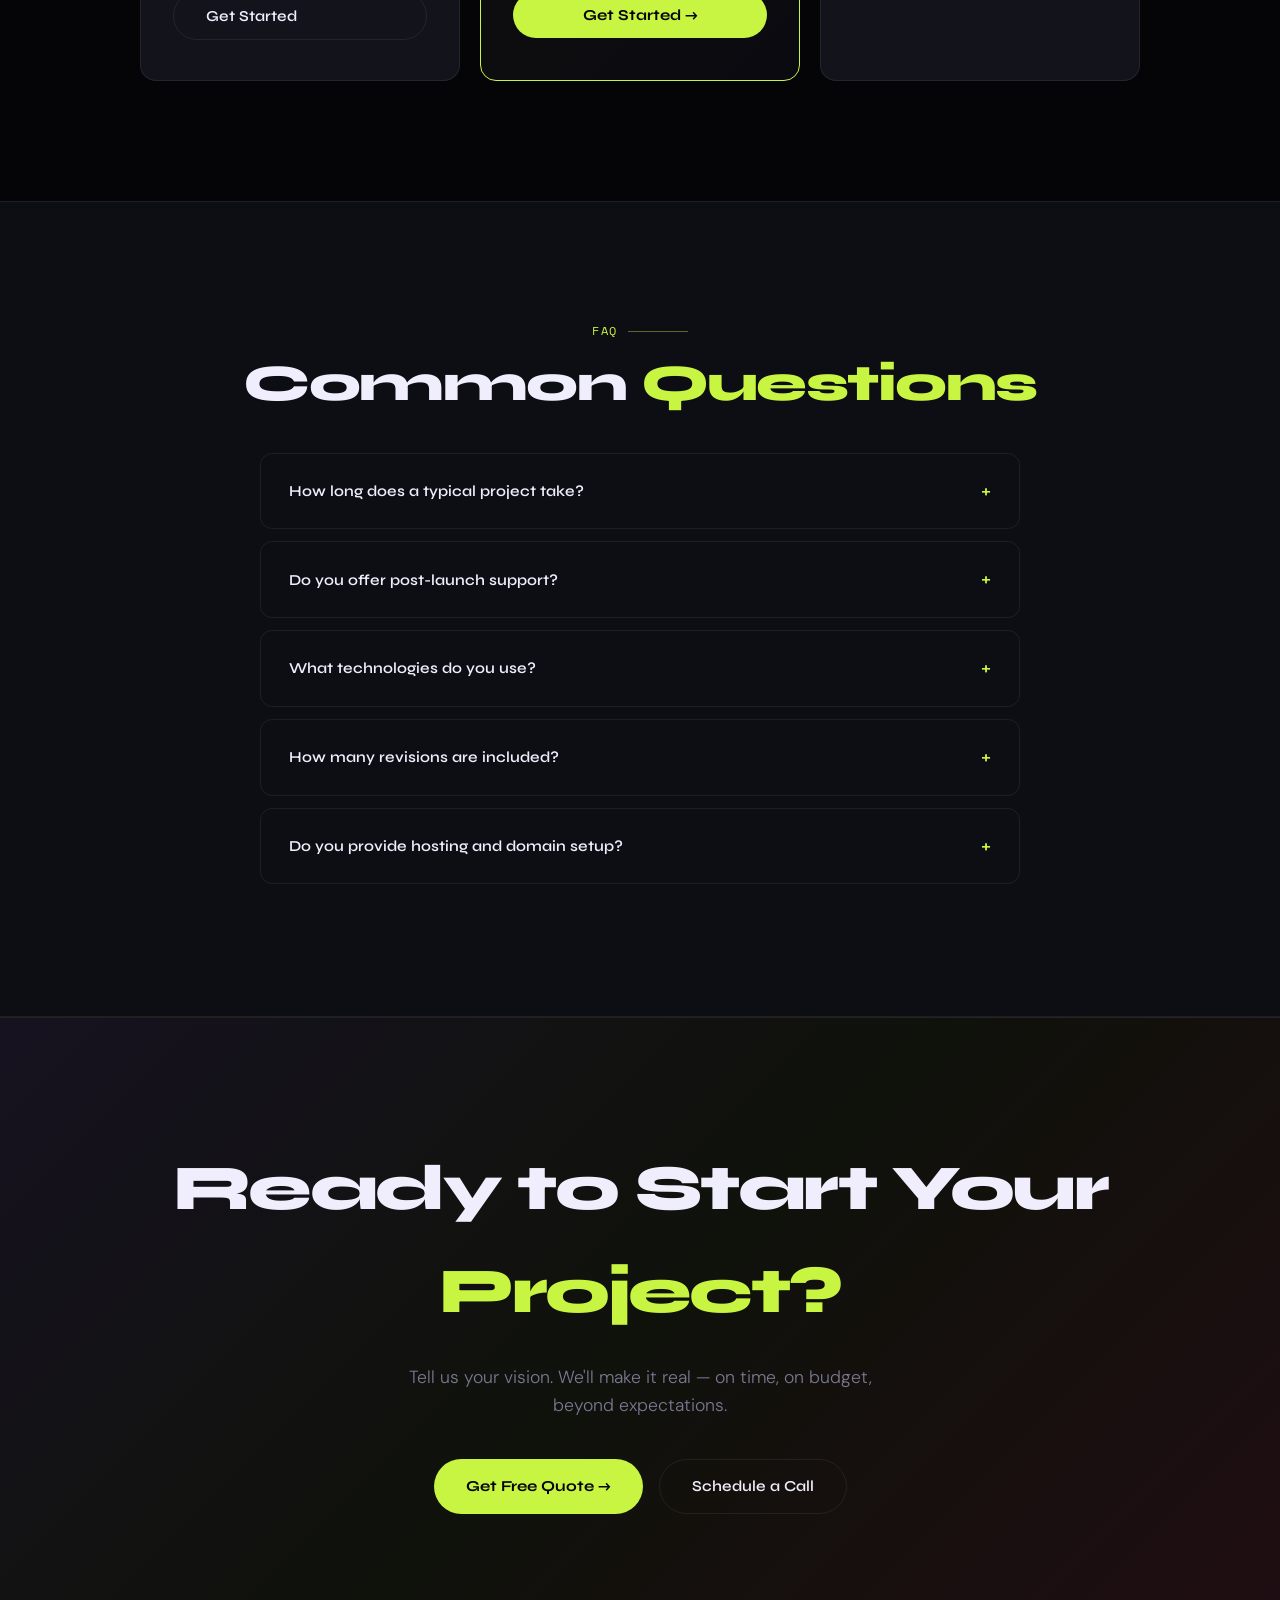
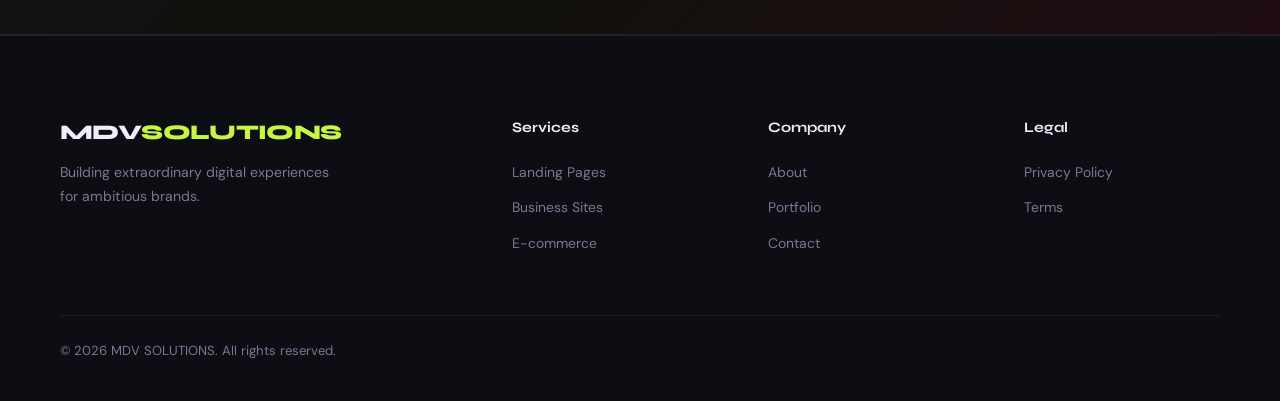
<file: pages/services.html>
<!DOCTYPE html>
<html lang="en">
<head>
<meta charset="UTF-8">
<meta name="viewport" content="width=device-width, initial-scale=1.0">
<title>Services — MDV SOLUTIONS</title>
<link rel="stylesheet" href="../css/style.css">
<link href="https://fonts.googleapis.com/css2?family=Syne:wght@400;600;700;800&family=DM+Sans:ital,wght@0,300;0,400;0,500;1,300&family=Space+Mono:wght@400;700&display=swap" rel="stylesheet">
</head>
<body>

<div id="cursor"></div><div id="cursor-ring"></div>
<div class="scroll-progress" id="scroll-progress"></div>
<div class="toast" id="toast"><div class="toast-icon" id="toast-icon">✅</div><div class="toast-text"><div class="toast-title" id="toast-title">Success!</div><div class="toast-msg" id="toast-msg"></div></div></div>

<!-- Quote Modal -->
<div class="modal-overlay" id="modal">
  <div class="modal">
    <div class="modal-header"><div class="modal-title">Get a Free Quote</div><button class="modal-close" onclick="closeModal()">✕</button></div>
    <div class="form-group"><label class="form-label">Your Name</label><input class="form-input" id="modal-name" type="text" placeholder=""></div>
    <div class="form-group"><label class="form-label">Email Address</label><input class="form-input" id="modal-email" type="email" placeholder=""></div>
    <div class="form-group"><label class="form-label">Project Type</label><select class="form-select" id="modal-type"><option value="">Select a service</option><option>Landing Page</option><option>Business Website</option><option>E-commerce</option><option>Portfolio</option><option>Custom Project</option></select></div>
    <div class="form-group"><label class="form-label">Budget Range</label><select class="form-select" id="modal-budget"><option value="">Select budget</option><option>$500 – $1,500</option><option>$1,500 – $5,000</option><option>$5,000 – $15,000</option><option>$15,000+</option></select></div>
    <div class="form-group"><label class="form-label">Brief Description</label><textarea class="form-textarea" id="modal-desc" placeholder="Tell us about your project..."></textarea></div>
    <button class="btn-primary" style="width:100%;justify-content:center" onclick="submitQuote()">Send Request →</button>
  </div>
</div>

<div class="mobile-menu" id="mobile-menu">
  <a href="../index.html">Home</a><a href="services.html" class="current">Services</a>
  <a href="work.html">Work</a><a href="about.html">About</a>
  <a href="blog.html">Blog</a><a href="contact.html">Contact</a>
</div>

<nav id="navbar">
  <a class="logo" href="../index.html">MDV<span>SOLUTIONS</span></a>
  <ul class="nav-links">
    <li><a href="../index.html">Home</a></li>
    <li><a href="services.html" class="current">Services</a></li>
    <li><a href="work.html">Work</a></li>
    <li><a href="about.html">About</a></li>
    <li><a href="blog.html">Blog</a></li>
    <li><a href="contact.html">Contact</a></li>
  </ul>
  <button class="nav-cta" onclick="openModal()">Get a Quote</button>
  <div class="hamburger" id="hamburger" onclick="toggleMobileMenu()"><span></span><span></span><span></span></div>
</nav>

<div class="page-header">
  <div class="section-label" style="justify-content:center">Our Expertise</div>
  <h1 class="section-title">Services That <span class="accent">Drive Results</span></h1>
  <p class="section-desc" style="margin:16px auto 0;max-width:540px">End-to-end digital solutions crafted for performance, aesthetics, and conversions. No templates — every project is custom built.</p>
</div>

<!-- All Services -->
<section class="section">
  <div class="services-grid">
    <div class="service-card"><div class="service-icon">🎨</div><div class="service-name">Custom Landing Pages</div><div class="service-desc">Conversion-optimized landing pages with animated heroes, compelling storytelling, and A/B tested CTAs. Mobile-first and blazing fast.</div><div class="service-tags"><span class="tag">HTML/CSS</span><span class="tag">React</span><span class="tag">GSAP</span><span class="tag">A/B Testing</span></div></div>
    <div class="service-card"><div class="service-icon">🏢</div><div class="service-name">Business Websites</div><div class="service-desc">Multi-page professional websites with CMS integration, blog functionality, contact forms, and full SEO optimization.</div><div class="service-tags"><span class="tag">Next.js</span><span class="tag">WordPress</span><span class="tag">SEO</span><span class="tag">CMS</span></div></div>
    <div class="service-card"><div class="service-icon">💼</div><div class="service-name">Portfolio Websites</div><div class="service-desc">Stunning portfolio sites with smooth transitions, case studies, and inquiry forms that showcase work beautifully.</div><div class="service-tags"><span class="tag">Three.js</span><span class="tag">Animation</span><span class="tag">Framer</span></div></div>
    <div class="service-card"><div class="service-icon">🛒</div><div class="service-name">E-commerce Layouts</div><div class="service-desc">Full-featured online stores with product filtering, cart systems, Stripe/PayPal integration, and analytics dashboards.</div><div class="service-tags"><span class="tag">Shopify</span><span class="tag">Stripe</span><span class="tag">Next.js</span><span class="tag">Supabase</span></div></div>
    <div class="service-card"><div class="service-icon">✨</div><div class="service-name">Animated Hero Sections</div><div class="service-desc">Breathtaking above-the-fold experiences with particle systems, WebGL backgrounds, and scroll-triggered animations.</div><div class="service-tags"><span class="tag">WebGL</span><span class="tag">GSAP</span><span class="tag">Three.js</span><span class="tag">Lottie</span></div></div>
    <div class="service-card"><div class="service-icon">☰</div><div class="service-name">Navigation Systems</div><div class="service-desc">Modern full-screen menus, mega menus, sticky headers, and mobile hamburger menus with silky animations.</div><div class="service-tags"><span class="tag">Accessible</span><span class="tag">Animated</span><span class="tag">Mobile-first</span></div></div>
    <div class="service-card"><div class="service-icon">📱</div><div class="service-name">Mobile & Tablet Design</div><div class="service-desc">Every site we build is fully responsive. We design mobile-first, testing across 50+ device configurations.</div><div class="service-tags"><span class="tag">Responsive</span><span class="tag">PWA</span><span class="tag">Touch UI</span></div></div>
    <div class="service-card"><div class="service-icon">⚡</div><div class="service-name">Performance Optimization</div><div class="service-desc">Speed audits, image optimization, code splitting, lazy loading, and CDN setup for 95+ Lighthouse scores.</div><div class="service-tags"><span class="tag">Core Web Vitals</span><span class="tag">CDN</span><span class="tag">Caching</span></div></div>
  </div>
</section>

<!-- Process -->
<section class="section bg-alt">
  <div class="section-label">How We Work</div>
  <h2 class="section-title">Our <span class="accent">Process</span></h2>
  <div class="process-steps" style="margin-top:60px">
    <div class="process-step"><div class="step-num">01</div><div class="step-title">Discovery</div><div class="step-desc">We learn about your business, goals, audience, and competition through a structured briefing process.</div></div>
    <div class="process-step"><div class="step-num">02</div><div class="step-title">Strategy</div><div class="step-desc">We plan the sitemap, tech stack, and content structure for maximum conversion and performance.</div></div>
    <div class="process-step"><div class="step-num">03</div><div class="step-title">Design</div><div class="step-desc">Wireframes to hi-fi mockups in Figma. You approve every pixel before a line of code is written.</div></div>
    <div class="process-step"><div class="step-num">04</div><div class="step-title">Develop</div><div class="step-desc">Clean, semantic, and scalable code. We build in sprints with daily updates and live previews.</div></div>
    <div class="process-step"><div class="step-num">05</div><div class="step-title">Launch</div><div class="step-desc">QA testing across devices and browsers, then smooth deployment with zero downtime.</div></div>
  </div>
</section>

<!-- Pricing -->
<section class="section">
  <div class="section-label center" style="justify-content:center">Pricing</div>
  <h2 class="section-title" style="text-align:center">Transparent <span class="accent">Pricing</span></h2>
  <p class="section-desc" style="text-align:center;margin:0 auto 60px">No hidden fees. No surprises. Just clear, honest pricing for exceptional work.</p>
  <div class="pricing-grid">
    <div class="pricing-card">
      <div class="plan-name">Starter</div>
      <div class="plan-price">$999 <span>one-time</span></div>
      <div class="plan-desc">Perfect for startups and personal brands</div>
      <ul class="plan-features">
        <li>Up to 5 pages</li><li>Responsive design</li><li>Contact form</li>
        <li>Basic SEO setup</li><li>1 month support</li>
        <li class="disabled">CMS integration</li><li class="disabled">Animations</li>
      </ul>
      <button class="btn-outline" style="width:100%" onclick="openModal()">Get Started</button>
    </div>
    <div class="pricing-card featured">
      <div class="plan-name">Pro</div>
      <div class="plan-price">$2,999 <span>one-time</span></div>
      <div class="plan-desc">For growing businesses that want to stand out</div>
      <ul class="plan-features">
        <li>Up to 15 pages</li><li>Custom animations</li><li>CMS integration</li>
        <li>Advanced SEO</li><li>3 months support</li><li>Analytics dashboard</li>
        <li class="disabled">E-commerce features</li>
      </ul>
      <button class="btn-primary" style="width:100%;justify-content:center" onclick="openModal()">Get Started →</button>
    </div>
    <div class="pricing-card">
      <div class="plan-name">Enterprise</div>
      <div class="plan-price">Custom</div>
      <div class="plan-desc">For large-scale projects with unique requirements</div>
      <ul class="plan-features">
        <li>Unlimited pages</li><li>Full e-commerce</li><li>Custom web apps</li>
        <li>API integrations</li><li>12 months support</li>
        <li>Dedicated project manager</li><li>Priority revisions</li>
      </ul>
      <button class="btn-outline" style="width:100%" onclick="location.href='contact.html'">Contact Us</button>
    </div>
  </div>
</section>

<!-- FAQ -->
<section class="section bg-alt">
  <div class="section-label" style="justify-content:center">FAQ</div>
  <h2 class="section-title" style="text-align:center">Common <span class="accent">Questions</span></h2>
  <div class="faq-list" style="margin-top:40px">
    <div class="faq-item"><div class="faq-q" onclick="toggleFaq(this)">How long does a typical project take? <span class="faq-icon">+</span></div><div class="faq-a"><div class="faq-a-inner">A landing page typically takes 1–2 weeks, a full business website 3–6 weeks, and e-commerce projects 6–10 weeks. Timeline depends on complexity, content readiness, and revision rounds. We'll give you a precise timeline during discovery.</div></div></div>
    <div class="faq-item"><div class="faq-q" onclick="toggleFaq(this)">Do you offer post-launch support? <span class="faq-icon">+</span></div><div class="faq-a"><div class="faq-a-inner">Yes! Every plan includes post-launch support. Starter comes with 1 month, Pro with 3 months, and Enterprise with 12 months. We also offer monthly maintenance retainers for ongoing updates.</div></div></div>
    <div class="faq-item"><div class="faq-q" onclick="toggleFaq(this)">What technologies do you use? <span class="faq-icon">+</span></div><div class="faq-a"><div class="faq-a-inner">We use modern, battle-tested technologies: React/Next.js for web apps, HTML/CSS/JS for simpler sites, Node.js for backends, Supabase or PostgreSQL for databases, and Stripe for payments.</div></div></div>
    <div class="faq-item"><div class="faq-q" onclick="toggleFaq(this)">How many revisions are included? <span class="faq-icon">+</span></div><div class="faq-a"><div class="faq-a-inner">Starter includes 2 revision rounds, Pro includes 4, and Enterprise is unlimited. We structure revisions after the design phase so you have full control before development begins.</div></div></div>
    <div class="faq-item"><div class="faq-q" onclick="toggleFaq(this)">Do you provide hosting and domain setup? <span class="faq-icon">+</span></div><div class="faq-a"><div class="faq-a-inner">We assist with hosting setup on Vercel, Netlify, or AWS, and can manage DNS/domain configuration. The hosting account remains yours to control and pay for directly.</div></div></div>
  </div>
</section>

<div class="cta-section">
  <h2>Ready to Start Your <span class="accent">Project?</span></h2>
  <p>Tell us your vision. We'll make it real — on time, on budget, beyond expectations.</p>
  <div style="display:flex;gap:16px;justify-content:center;flex-wrap:wrap">
    <button class="btn-primary" onclick="openModal()">Get Free Quote →</button>
    <a href="contact.html" class="btn-outline">Schedule a Call</a>
  </div>
</div>

<footer>
  <div class="footer-grid">
    <div class="footer-brand"><a class="logo" href="../index.html">MDV<span>SOLUTIONS</span></a><p>Building extraordinary digital experiences for ambitious brands.</p></div>
    <div class="footer-col"><h4>Services</h4><ul class="footer-links"><li><a href="services.html">Landing Pages</a></li><li><a href="services.html">Business Sites</a></li><li><a href="services.html">E-commerce</a></li></ul></div>
    <div class="footer-col"><h4>Company</h4><ul class="footer-links"><li><a href="about.html">About</a></li><li><a href="work.html">Portfolio</a></li><li><a href="contact.html">Contact</a></li></ul></div>
    <div class="footer-col"><h4>Legal</h4><ul class="footer-links"><li><a href="privacy.html">Privacy Policy</a></li><li><a href="terms.html">Terms</a></li></ul></div>
  </div>
  <div class="footer-bottom"><p>© 2026 MDV SOLUTIONS. All rights reserved.</p></div>
</footer>

<script src="../js/main.js"></script>
</body>
</html>
</file>
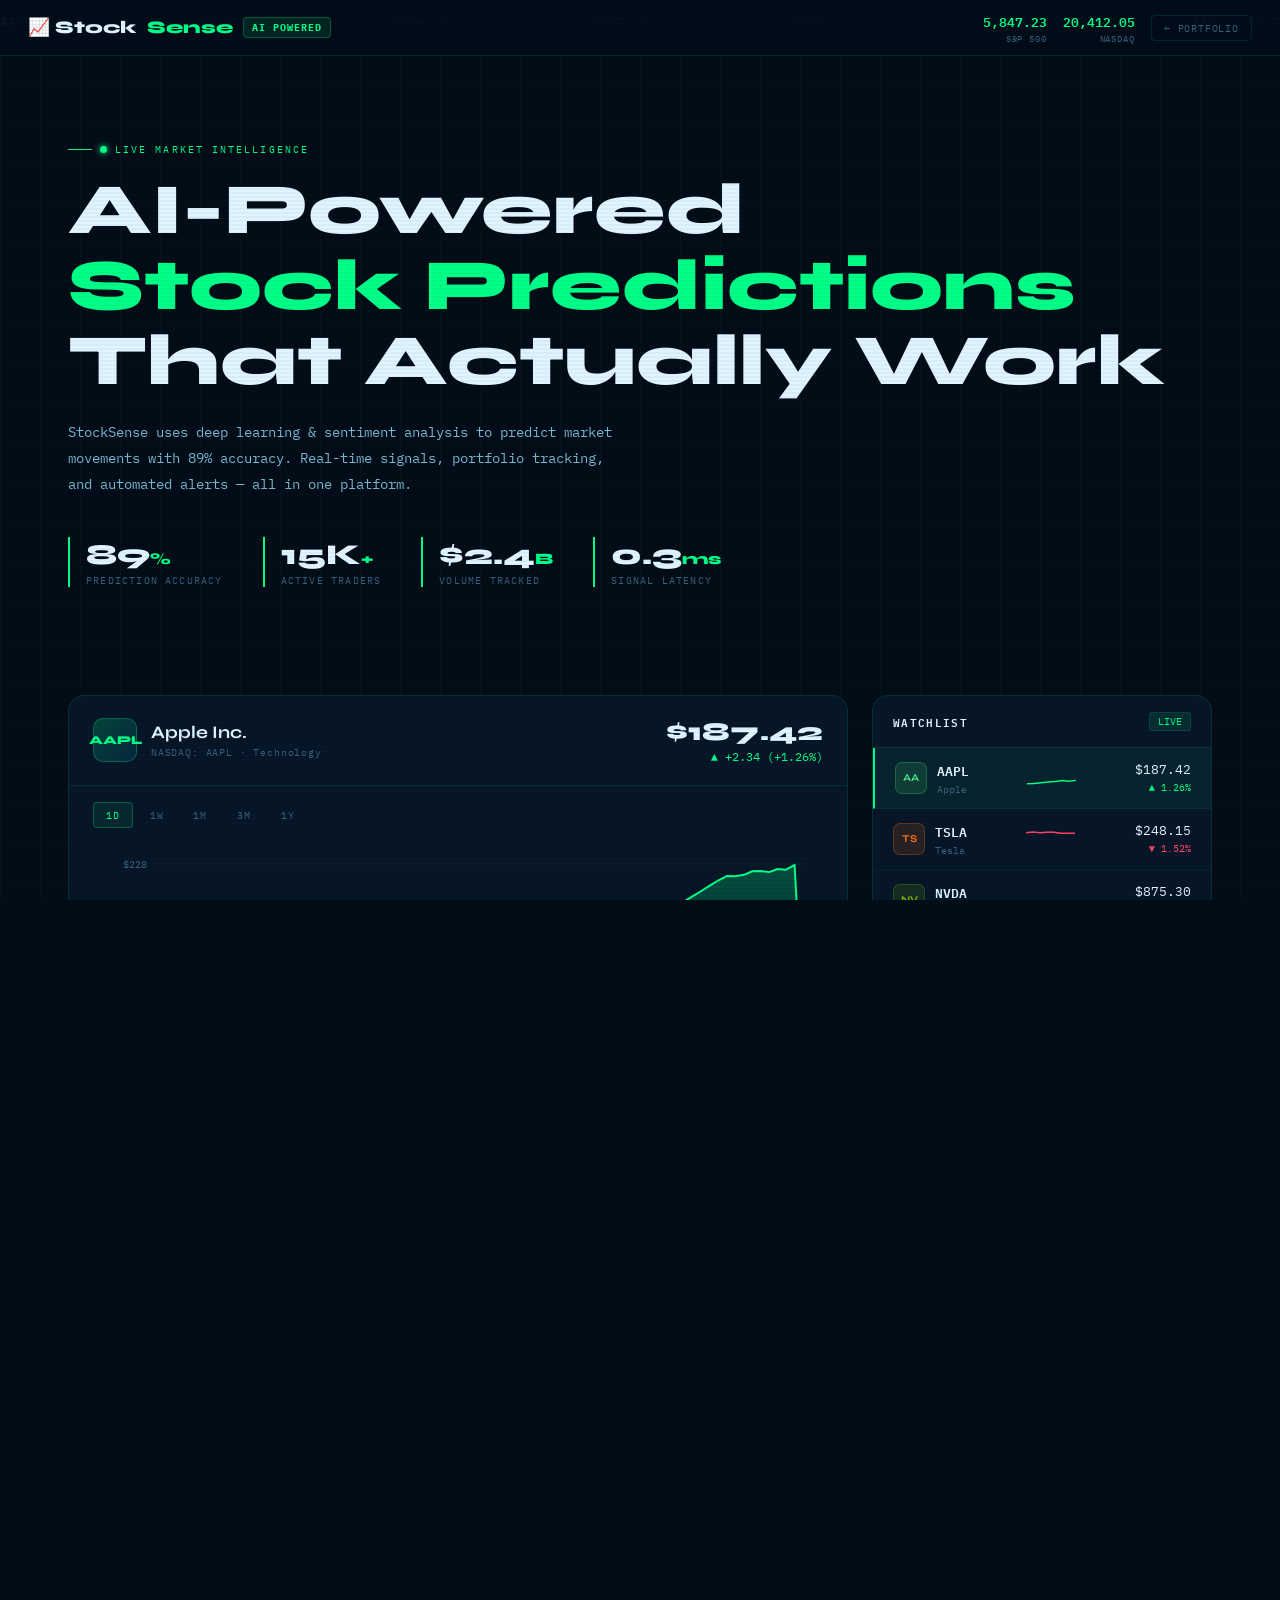
<file: pages/stocksense.html>
<!DOCTYPE html>
<html lang="en">
<head>
<meta charset="UTF-8">
<meta name="viewport" content="width=device-width, initial-scale=1.0">
<title>StockSense AI — Smart Market Predictions</title>
<link href="https://fonts.googleapis.com/css2?family=IBM+Plex+Mono:wght@300;400;500;600;700&family=Syne:wght@400;600;700;800&display=swap" rel="stylesheet">
<style>
*,*::before,*::after{margin:0;padding:0;box-sizing:border-box}

:root{
  --bg:#020d18;
  --bg2:#040f1e;
  --bg3:#071628;
  --bg4:#0a1f36;
  --green:#00ff88;
  --green2:#00cc6a;
  --red:#ff4466;
  --cyan:#00c8ff;
  --gold:#f59e0b;
  --border:rgba(0,255,136,0.12);
  --border2:rgba(0,255,136,0.25);
  --muted:#3a6080;
  --text:#7ab8d4;
  --white:#e0f4ff;
  --mono:'IBM Plex Mono',monospace;
  --head:'Syne',sans-serif;
}

html,body{height:100%;overflow-x:hidden}
body{background:var(--bg);color:var(--text);font-family:var(--mono);}

/* Scanline overlay */
body::before{content:'';position:fixed;inset:0;pointer-events:none;z-index:9999;
  background:repeating-linear-gradient(0deg,transparent,transparent 2px,rgba(0,0,0,0.03) 2px,rgba(0,0,0,0.03) 4px);
  animation:scanMove 8s linear infinite;}
@keyframes scanMove{0%{background-position:0 0}100%{background-position:0 100%}}

/* Grid bg */
body::after{content:'';position:fixed;inset:0;pointer-events:none;z-index:0;opacity:0.04;
  background-image:linear-gradient(rgba(0,255,136,1) 1px,transparent 1px),linear-gradient(90deg,rgba(0,255,136,1) 1px,transparent 1px);
  background-size:40px 40px;}

/* ── NAV ── */
nav{position:fixed;top:0;left:0;right:0;z-index:1000;height:56px;
  background:rgba(2,13,24,0.92);border-bottom:1px solid var(--border);
  backdrop-filter:blur(20px);display:flex;align-items:center;justify-content:space-between;padding:0 28px;}
.nav-logo{font-family:var(--head);font-weight:800;font-size:1.1rem;color:var(--white);display:flex;align-items:center;gap:10px;}
.nav-logo span{color:var(--green)}
.nav-badge{font-family:var(--mono);font-size:0.6rem;background:rgba(0,255,136,0.1);border:1px solid var(--border2);color:var(--green);padding:3px 8px;border-radius:4px;letter-spacing:0.1em;}
.nav-right{display:flex;align-items:center;gap:16px}
.nav-stat{text-align:right}
.nav-stat-val{font-size:0.8rem;font-weight:600;color:var(--green)}
.nav-stat-label{font-size:0.55rem;color:var(--muted);letter-spacing:0.1em}
.back-btn{font-family:var(--mono);font-size:0.65rem;color:var(--muted);text-decoration:none;border:1px solid var(--border);padding:5px 12px;border-radius:4px;transition:all 0.2s;letter-spacing:0.08em}
.back-btn:hover{border-color:var(--border2);color:var(--green)}

/* ── HERO ── */
.hero{padding:100px 28px 60px;position:relative;z-index:1;max-width:1200px;margin:0 auto;}
.hero-label{font-size:0.65rem;letter-spacing:0.2em;color:var(--green);text-transform:uppercase;margin-bottom:16px;display:flex;align-items:center;gap:8px}
.hero-label::before{content:'';width:24px;height:1px;background:var(--green)}
.hero h1{font-family:var(--head);font-size:clamp(2.5rem,6vw,4.5rem);font-weight:800;color:var(--white);line-height:1.05;margin-bottom:20px}
.hero h1 span{color:var(--green)}
.hero-desc{font-size:0.9rem;color:var(--text);line-height:1.8;max-width:560px;margin-bottom:40px}
.hero-stats{display:flex;gap:40px;flex-wrap:wrap}
.hstat{border-left:2px solid var(--green);padding-left:16px}
.hstat-val{font-family:var(--head);font-size:1.8rem;font-weight:800;color:var(--white)}
.hstat-val span{color:var(--green);font-size:1rem}
.hstat-label{font-size:0.62rem;color:var(--muted);letter-spacing:0.12em;margin-top:2px}

/* ── TICKER BAR ── */
.ticker-bar{background:rgba(0,255,136,0.04);border-top:1px solid var(--border);border-bottom:1px solid var(--border);padding:10px 0;overflow:hidden;position:relative;z-index:1}
.ticker-track{display:flex;gap:48px;animation:tickerMove 30s linear infinite;white-space:nowrap}
.ticker-item{display:flex;align-items:center;gap:10px;flex-shrink:0}
.ticker-sym{font-size:0.75rem;font-weight:600;color:var(--white);letter-spacing:0.08em}
.ticker-price{font-size:0.75rem;color:var(--text)}
.ticker-change.up{font-size:0.7rem;color:var(--green)}
.ticker-change.down{font-size:0.7rem;color:var(--red)}
@keyframes tickerMove{0%{transform:translateX(0)}100%{transform:translateX(-50%)}}

/* ── MAIN GRID ── */
.main{max-width:1200px;margin:0 auto;padding:48px 28px;display:grid;grid-template-columns:1fr 340px;gap:24px;position:relative;z-index:1}
@media(max-width:900px){.main{grid-template-columns:1fr}}

/* ── CHART CARD ── */
.chart-card{background:var(--bg3);border:1px solid var(--border);border-radius:16px;overflow:hidden}
.chart-header{padding:20px 24px;border-bottom:1px solid var(--border);display:flex;align-items:center;justify-content:space-between;flex-wrap:wrap;gap:12px}
.chart-symbol{display:flex;align-items:center;gap:14px}
.sym-badge{width:44px;height:44px;border-radius:10px;background:linear-gradient(135deg,rgba(0,255,136,0.2),rgba(0,200,255,0.1));border:1px solid var(--border2);display:flex;align-items:center;justify-content:center;font-family:var(--head);font-weight:800;font-size:0.75rem;color:var(--green)}
.sym-name{font-family:var(--head);font-size:1.1rem;font-weight:700;color:var(--white)}
.sym-full{font-size:0.65rem;color:var(--muted);letter-spacing:0.08em;margin-top:2px}
.price-block{text-align:right}
.price-now{font-family:var(--head);font-size:1.6rem;font-weight:800;color:var(--white)}
.price-change{font-size:0.75rem;color:var(--green);margin-top:2px}
.price-change.neg{color:var(--red)}

/* Chart tabs */
.chart-tabs{display:flex;gap:4px;padding:16px 24px 0}
.ctab{font-size:0.65rem;padding:5px 12px;border-radius:4px;border:1px solid transparent;cursor:pointer;background:transparent;color:var(--muted);font-family:var(--mono);letter-spacing:0.08em;transition:all 0.2s}
.ctab.active,.ctab:hover{background:rgba(0,255,136,0.08);border-color:var(--border2);color:var(--green)}

/* SVG Chart */
.chart-wrap{padding:16px 24px 24px;position:relative}
canvas{width:100%;height:220px;display:block}

/* AI Prediction Bar */
.ai-bar{margin:0 24px 20px;background:rgba(0,255,136,0.05);border:1px solid var(--border2);border-radius:10px;padding:14px 18px;display:flex;align-items:center;justify-content:space-between;gap:12px;flex-wrap:wrap}
.ai-bar-left{display:flex;align-items:center;gap:12px}
.ai-icon{width:32px;height:32px;border-radius:8px;background:linear-gradient(135deg,var(--green),var(--cyan));display:flex;align-items:center;justify-content:center;font-size:0.8rem;flex-shrink:0}
.ai-label{font-size:0.62rem;color:var(--muted);letter-spacing:0.1em;text-transform:uppercase}
.ai-pred{font-family:var(--head);font-size:0.95rem;font-weight:700;color:var(--green)}
.ai-confidence{font-size:0.65rem;color:var(--muted)}
.ai-confidence span{color:var(--green);font-weight:600}
.signal-btn{font-family:var(--mono);font-size:0.65rem;padding:8px 18px;border-radius:6px;border:none;cursor:pointer;font-weight:600;letter-spacing:0.08em;transition:all 0.2s}
.signal-buy{background:var(--green);color:#000}
.signal-buy:hover{background:var(--green2);transform:translateY(-1px)}
.signal-sell{background:var(--red);color:#fff}

/* ── SIDE PANEL ── */
.side-panel{display:flex;flex-direction:column;gap:20px}

/* Watchlist */
.panel-card{background:var(--bg3);border:1px solid var(--border);border-radius:16px;overflow:hidden}
.panel-header{padding:16px 20px;border-bottom:1px solid var(--border);display:flex;align-items:center;justify-content:space-between}
.panel-title{font-size:0.7rem;letter-spacing:0.12em;color:var(--white);text-transform:uppercase;font-weight:600}
.panel-badge{font-size:0.6rem;background:rgba(0,255,136,0.1);border:1px solid var(--border);color:var(--green);padding:2px 8px;border-radius:3px}

.stock-row{display:flex;align-items:center;justify-content:space-between;padding:12px 20px;border-bottom:1px solid rgba(0,255,136,0.06);cursor:pointer;transition:background 0.15s}
.stock-row:last-child{border-bottom:none}
.stock-row:hover{background:rgba(0,255,136,0.04)}
.stock-row.active{background:rgba(0,255,136,0.06);border-left:2px solid var(--green)}
.sr-left{display:flex;align-items:center;gap:10px}
.sr-icon{width:32px;height:32px;border-radius:7px;display:flex;align-items:center;justify-content:center;font-size:0.65rem;font-weight:700;font-family:var(--head);flex-shrink:0}
.sr-sym{font-size:0.8rem;font-weight:600;color:var(--white)}
.sr-name{font-size:0.6rem;color:var(--muted);margin-top:1px}
.sr-right{text-align:right}
.sr-price{font-size:0.8rem;color:var(--white)}
.sr-chg{font-size:0.65rem;margin-top:2px}
.up{color:var(--green)}.down{color:var(--red)}

/* Mini sparkline */
.sparkline{width:50px;height:24px}

/* Portfolio card */
.portfolio-items{padding:16px 20px;display:flex;flex-direction:column;gap:12px}
.port-item{display:flex;align-items:center;justify-content:space-between}
.port-sym{font-size:0.75rem;color:var(--white);font-weight:600}
.port-shares{font-size:0.6rem;color:var(--muted);margin-top:1px}
.port-bar-wrap{flex:1;margin:0 12px;height:4px;background:rgba(255,255,255,0.06);border-radius:2px;overflow:hidden}
.port-bar{height:100%;border-radius:2px;background:linear-gradient(90deg,var(--green),var(--cyan))}
.port-val{font-size:0.75rem;color:var(--white);text-align:right}
.port-pnl{font-size:0.6rem;margin-top:1px;text-align:right}

/* Signals */
.signals-list{padding:12px 20px;display:flex;flex-direction:column;gap:8px}
.signal-item{display:flex;align-items:center;justify-content:space-between;padding:10px 12px;border-radius:8px;border:1px solid rgba(0,255,136,0.08)}
.si-left{display:flex;align-items:center;gap:10px}
.si-dot{width:8px;height:8px;border-radius:50%;flex-shrink:0}
.si-sym{font-size:0.78rem;color:var(--white);font-weight:600}
.si-action{font-size:0.6rem;margin-top:1px}
.si-right{text-align:right}
.si-target{font-size:0.72rem;color:var(--white)}
.si-conf{font-size:0.6rem;margin-top:1px}
.sig-buy-badge{background:rgba(0,255,136,0.12);color:var(--green);font-size:0.6rem;padding:2px 8px;border-radius:3px;border:1px solid rgba(0,255,136,0.2)}
.sig-sell-badge{background:rgba(255,68,102,0.12);color:var(--red);font-size:0.6rem;padding:2px 8px;border-radius:3px;border:1px solid rgba(255,68,102,0.2)}

/* ── NEWS ── */
.news-section{max-width:1200px;margin:0 auto;padding:0 28px 60px;position:relative;z-index:1}
.section-head{display:flex;align-items:center;justify-content:space-between;margin-bottom:20px}
.section-title{font-family:var(--head);font-size:1.2rem;font-weight:700;color:var(--white)}
.news-grid{display:grid;grid-template-columns:repeat(auto-fill,minmax(280px,1fr));gap:16px}
.news-card{background:var(--bg3);border:1px solid var(--border);border-radius:12px;padding:18px;cursor:pointer;transition:all 0.2s}
.news-card:hover{border-color:var(--border2);transform:translateY(-2px)}
.news-tag{font-size:0.58rem;letter-spacing:0.12em;text-transform:uppercase;padding:3px 8px;border-radius:3px;margin-bottom:10px;display:inline-block}
.tag-bull{background:rgba(0,255,136,0.1);color:var(--green);border:1px solid rgba(0,255,136,0.2)}
.tag-bear{background:rgba(255,68,102,0.1);color:var(--red);border:1px solid rgba(255,68,102,0.2)}
.tag-neutral{background:rgba(0,200,255,0.1);color:var(--cyan);border:1px solid rgba(0,200,255,0.2)}
.news-title{font-family:var(--head);font-size:0.88rem;font-weight:700;color:var(--white);line-height:1.4;margin-bottom:8px}
.news-meta{font-size:0.6rem;color:var(--muted);display:flex;align-items:center;gap:8px}
.news-impact{font-size:0.6rem;margin-top:8px}

/* ── FOOTER ── */
footer{background:var(--bg2);border-top:1px solid var(--border);padding:24px 28px;text-align:center;position:relative;z-index:1}
footer p{font-size:0.65rem;color:var(--muted);letter-spacing:0.08em}
footer a{color:var(--green);text-decoration:none}

/* Pulse dot */
.pulse{display:inline-block;width:7px;height:7px;border-radius:50%;background:var(--green);box-shadow:0 0 6px var(--green);animation:pulseDot 2s infinite}
@keyframes pulseDot{0%,100%{opacity:1;transform:scale(1)}50%{opacity:0.5;transform:scale(0.8)}}

@media(max-width:600px){
  nav{padding:0 16px}
  .hero{padding:80px 16px 40px}
  .hero h1{font-size:2rem}
  .hero-stats{gap:20px}
  .main{padding:24px 16px}
  .news-section{padding:0 16px 40px}
}
</style>
</head>
<body>

<!-- NAV -->
<nav>
  <div class="nav-logo">📈 Stock<span>Sense</span> <div class="nav-badge">AI POWERED</div></div>
  <div class="nav-right">
    <div class="nav-stat">
      <div class="nav-stat-val" id="nav-spx">5,847.23</div>
      <div class="nav-stat-label">S&P 500</div>
    </div>
    <div class="nav-stat">
      <div class="nav-stat-val" id="nav-ndx">20,412.05</div>
      <div class="nav-stat-label">NASDAQ</div>
    </div>
    <a class="back-btn" href="../pages/work.html">← PORTFOLIO</a>
  </div>
</nav>

<!-- TICKER -->
<div class="ticker-bar">
  <div class="ticker-track" id="ticker"></div>
</div>

<!-- HERO -->
<div class="hero">
  <div class="hero-label"><span class="pulse"></span> Live Market Intelligence</div>
  <h1>AI-Powered<br><span>Stock Predictions</span><br>That Actually Work</h1>
  <p class="hero-desc">StockSense uses deep learning & sentiment analysis to predict market movements with 89% accuracy. Real-time signals, portfolio tracking, and automated alerts — all in one platform.</p>
  <div class="hero-stats">
    <div class="hstat"><div class="hstat-val">89<span>%</span></div><div class="hstat-label">PREDICTION ACCURACY</div></div>
    <div class="hstat"><div class="hstat-val">15K<span>+</span></div><div class="hstat-label">ACTIVE TRADERS</div></div>
    <div class="hstat"><div class="hstat-val">$2.4<span>B</span></div><div class="hstat-label">VOLUME TRACKED</div></div>
    <div class="hstat"><div class="hstat-val">0.3<span>ms</span></div><div class="hstat-label">SIGNAL LATENCY</div></div>
  </div>
</div>

<!-- MAIN GRID -->
<div class="main">

  <!-- Chart -->
  <div>
    <div class="chart-card">
      <div class="chart-header">
        <div class="chart-symbol">
          <div class="sym-badge" id="sym-badge">AAPL</div>
          <div>
            <div class="sym-name" id="sym-name">Apple Inc.</div>
            <div class="sym-full">NASDAQ: AAPL · Technology</div>
          </div>
        </div>
        <div class="price-block">
          <div class="price-now" id="chart-price">$187.42</div>
          <div class="price-change" id="chart-change">▲ +2.34 (+1.26%)</div>
        </div>
      </div>
      <div class="chart-tabs">
        <button class="ctab active" onclick="setRange('1D',this)">1D</button>
        <button class="ctab" onclick="setRange('1W',this)">1W</button>
        <button class="ctab" onclick="setRange('1M',this)">1M</button>
        <button class="ctab" onclick="setRange('3M',this)">3M</button>
        <button class="ctab" onclick="setRange('1Y',this)">1Y</button>
      </div>
      <div class="chart-wrap">
        <canvas id="stockChart"></canvas>
      </div>
      <div class="ai-bar">
        <div class="ai-bar-left">
          <div class="ai-icon">🤖</div>
          <div>
            <div class="ai-label">AI Prediction · Next 24h</div>
            <div class="ai-pred" id="ai-pred">↑ $192.80 (+2.87%)</div>
          </div>
        </div>
        <div class="ai-confidence">Confidence: <span id="ai-conf">91%</span> · Model: LSTM v4.2</div>
        <button class="signal-btn signal-buy" id="signal-btn">⚡ BUY SIGNAL</button>
      </div>
    </div>
  </div>

  <!-- Side Panel -->
  <div class="side-panel">

    <!-- Watchlist -->
    <div class="panel-card">
      <div class="panel-header">
        <div class="panel-title">Watchlist</div>
        <div class="panel-badge">LIVE</div>
      </div>
      <div id="watchlist"></div>
    </div>

    <!-- Portfolio -->
    <div class="panel-card">
      <div class="panel-header">
        <div class="panel-title">Portfolio</div>
        <div style="font-size:0.7rem;color:var(--green)">+$4,821 today</div>
      </div>
      <div class="portfolio-items" id="portfolio"></div>
    </div>

    <!-- AI Signals -->
    <div class="panel-card">
      <div class="panel-header">
        <div class="panel-title">AI Signals</div>
        <div class="panel-badge">3 NEW</div>
      </div>
      <div class="signals-list" id="signals"></div>
    </div>

  </div>
</div>

<!-- NEWS -->
<div class="news-section">
  <div class="section-head">
    <div class="section-title">Market Intelligence</div>
    <div style="font-size:0.65rem;color:var(--muted)">AI Sentiment Analysis</div>
  </div>
  <div class="news-grid" id="news-grid"></div>
</div>

<footer>
  <p>StockSense AI — Built by <a href="../pages/work.html">MDV Solutions</a> · For demonstration purposes only · Not financial advice</p>
</footer>

<script>
/* ── DATA ── */
const stocks = [
  {sym:'AAPL',name:'Apple Inc.',price:187.42,chg:2.34,pct:1.26,color:'#4ade80',signal:'BUY',conf:91,pred:192.80},
  {sym:'TSLA',name:'Tesla Inc.',price:248.15,chg:-3.82,pct:-1.52,color:'#f97316',signal:'HOLD',conf:74,pred:245.20},
  {sym:'NVDA',name:'NVIDIA Corp.',price:875.30,chg:18.45,pct:2.15,color:'#76b900',signal:'BUY',conf:88,pred:910.00},
  {sym:'MSFT',name:'Microsoft Corp.',price:412.80,chg:5.20,pct:1.27,color:'#00a4ef',signal:'BUY',conf:85,pred:425.50},
  {sym:'GOOGL',name:'Alphabet Inc.',price:165.90,chg:-1.20,pct:-0.72,color:'#fbbc05',signal:'SELL',conf:68,pred:161.00},
  {sym:'AMZN',name:'Amazon.com Inc.',price:188.75,chg:3.15,pct:1.70,color:'#ff9900',signal:'BUY',conf:82,pred:196.00},
];

let activeStock = stocks[0];
let chartData = [];

/* ── TICKER ── */
const tickers = [...stocks,...stocks];
const tickerEl = document.getElementById('ticker');
tickers.forEach(s => {
  const div = document.createElement('div');
  div.className = 'ticker-item';
  div.innerHTML = `<span class="ticker-sym">${s.sym}</span><span class="ticker-price">$${s.price.toFixed(2)}</span><span class="ticker-change ${s.chg>=0?'up':'down'}">${s.chg>=0?'▲':'▼'} ${Math.abs(s.pct).toFixed(2)}%</span>`;
  tickerEl.appendChild(div);
});

/* ── WATCHLIST ── */
function renderWatchlist() {
  const el = document.getElementById('watchlist');
  el.innerHTML = '';
  stocks.forEach((s,i) => {
    const row = document.createElement('div');
    row.className = 'stock-row' + (s.sym===activeStock.sym?' active':'');
    row.innerHTML = `
      <div class="sr-left">
        <div class="sr-icon" style="background:${s.color}22;color:${s.color};border:1px solid ${s.color}44">${s.sym.slice(0,2)}</div>
        <div><div class="sr-sym">${s.sym}</div><div class="sr-name">${s.name.split(' ')[0]}</div></div>
      </div>
      <svg class="sparkline" viewBox="0 0 50 24"><polyline points="${genSpark(s.chg>=0)}" fill="none" stroke="${s.chg>=0?'#00ff88':'#ff4466'}" stroke-width="1.5"/></svg>
      <div class="sr-right">
        <div class="sr-price">$${s.price.toFixed(2)}</div>
        <div class="sr-chg ${s.chg>=0?'up':'down'}">${s.chg>=0?'▲':'▼'} ${Math.abs(s.pct).toFixed(2)}%</div>
      </div>`;
    row.onclick = () => { activeStock = s; updateChart(); renderWatchlist(); };
    el.appendChild(row);
  });
}

function genSpark(up) {
  let pts = [], y = up ? 18 : 6;
  for(let i=0;i<8;i++) {
    y += (Math.random()-0.45)*(up?-2:2);
    y = Math.max(2,Math.min(22,y));
    pts.push(`${i*7},${y}`);
  }
  return pts.join(' ');
}

/* ── PORTFOLIO ── */
const portfolio = [
  {sym:'AAPL',shares:50,cost:165,cur:187.42},
  {sym:'NVDA',shares:12,cost:720,cur:875.30},
  {sym:'MSFT',shares:30,cost:380,cur:412.80},
  {sym:'AMZN',shares:25,cost:172,cur:188.75},
];
function renderPortfolio() {
  const el = document.getElementById('portfolio');
  const maxVal = Math.max(...portfolio.map(p=>p.cur*p.shares));
  el.innerHTML = portfolio.map(p => {
    const val = (p.cur*p.shares).toFixed(0);
    const pnl = ((p.cur-p.cost)*p.shares).toFixed(0);
    const pct = (((p.cur-p.cost)/p.cost)*100).toFixed(1);
    const barW = Math.round((p.cur*p.shares/maxVal)*100);
    return `<div class="port-item">
      <div><div class="port-sym">${p.sym}</div><div class="port-shares">${p.shares} shares</div></div>
      <div class="port-bar-wrap"><div class="port-bar" style="width:${barW}%"></div></div>
      <div><div class="port-val">$${Number(val).toLocaleString()}</div><div class="port-pnl ${pnl>=0?'up':'down'}">${pnl>=0?'+':''}$${Number(pnl).toLocaleString()} (${pct}%)</div></div>
    </div>`;
  }).join('');
}

/* ── SIGNALS ── */
const signals = [
  {sym:'AAPL',action:'Strong Buy',target:'$195',conf:'91%',type:'buy'},
  {sym:'NVDA',action:'Buy',target:'$920',conf:'88%',type:'buy'},
  {sym:'GOOGL',action:'Sell',target:'$158',conf:'68%',type:'sell'},
  {sym:'MSFT',action:'Buy',target:'$430',conf:'85%',type:'buy'},
];
function renderSignals() {
  document.getElementById('signals').innerHTML = signals.map(s => `
    <div class="signal-item">
      <div class="si-left">
        <div class="si-dot" style="background:${s.type==='buy'?'#00ff88':'#ff4466'}"></div>
        <div><div class="si-sym">${s.sym}</div><div class="si-action ${s.type==='buy'?'up':'down'}">${s.action}</div></div>
      </div>
      <div class="si-right">
        <div class="si-target">${s.target}</div>
        <div class="si-conf" style="color:var(--muted)">Conf: ${s.conf}</div>
      </div>
      <div class="${s.type==='buy'?'sig-buy-badge':'sig-sell-badge'}">${s.type.toUpperCase()}</div>
    </div>`).join('');
}

/* ── NEWS ── */
const news = [
  {tag:'bull',tagLabel:'BULLISH',title:'Apple Vision Pro Sales Exceed Q2 Forecasts by 34%',source:'Bloomberg',time:'2h ago',impact:'▲ High Impact on AAPL'},
  {tag:'bull',tagLabel:'BULLISH',title:'NVIDIA GPU Demand Surges as AI Datacenter Buildout Accelerates',source:'Reuters',time:'4h ago',impact:'▲ High Impact on NVDA'},
  {tag:'bear',tagLabel:'BEARISH',title:'Alphabet Faces New Antitrust Case in European Markets',source:'FT',time:'5h ago',impact:'▼ Medium Impact on GOOGL'},
  {tag:'neutral',tagLabel:'NEUTRAL',title:'Fed Minutes Show Mixed Signals on Rate Cut Timeline',source:'WSJ',time:'6h ago',impact:'◆ Market-wide Effect'},
  {tag:'bull',tagLabel:'BULLISH',title:'Microsoft Azure Revenue Jumps 31% Driven by AI Services',source:'CNBC',time:'8h ago',impact:'▲ High Impact on MSFT'},
  {tag:'bear',tagLabel:'BEARISH',title:'Tesla Cuts Model 3 Prices Across Europe Amid Demand Slowdown',source:'Reuters',time:'10h ago',impact:'▼ High Impact on TSLA'},
];
function renderNews() {
  document.getElementById('news-grid').innerHTML = news.map(n => `
    <div class="news-card">
      <span class="news-tag tag-${n.tag}">${n.tagLabel}</span>
      <div class="news-title">${n.title}</div>
      <div class="news-meta"><span>${n.source}</span><span>·</span><span>${n.time}</span></div>
      <div class="news-impact ${n.tag==='bull'?'up':n.tag==='bear'?'down':''}">${n.impact}</div>
    </div>`).join('');
}

/* ── CHART ── */
function generateChartData(range, bullish) {
  const points = {
    '1D': 78, '1W': 60, '1M': 60, '3M': 90, '1Y': 120
  }[range] || 78;
  
  let data = [];
  let price = activeStock.price * (bullish ? 0.97 : 1.03);
  
  for(let i = 0; i < points; i++) {
    const trend = bullish ? 0.003 : -0.003;
    const noise = (Math.random() - 0.48) * 0.012;
    price *= (1 + trend + noise);
    data.push(price);
  }
  // End at current price
  data[data.length-1] = activeStock.price;
  return data;
}

let currentRange = '1D';
let animFrame;

function drawChart(data, bullish) {
  const canvas = document.getElementById('stockChart');
  const ctx = canvas.getContext('2d');
  
  // HiDPI
  const dpr = window.devicePixelRatio || 1;
  const rect = canvas.getBoundingClientRect();
  canvas.width = rect.width * dpr;
  canvas.height = rect.height * dpr;
  ctx.scale(dpr, dpr);
  
  const W = rect.width, H = rect.height;
  const pad = {top:20,right:20,bottom:30,left:60};
  const cW = W-pad.left-pad.right, cH = H-pad.top-pad.bottom;
  
  const min = Math.min(...data)*0.999, max = Math.max(...data)*1.001;
  const toX = i => pad.left + (i/(data.length-1))*cW;
  const toY = v => pad.top + cH - ((v-min)/(max-min))*cH;
  
  ctx.clearRect(0,0,W,H);
  
  // Grid lines
  ctx.strokeStyle = 'rgba(0,255,136,0.06)';
  ctx.lineWidth = 1;
  for(let i=0;i<=4;i++) {
    const y = pad.top + (i/4)*cH;
    ctx.beginPath(); ctx.moveTo(pad.left,y); ctx.lineTo(W-pad.right,y); ctx.stroke();
    const val = max - (i/4)*(max-min);
    ctx.fillStyle = '#3a6080';
    ctx.font = '10px IBM Plex Mono';
    ctx.textAlign = 'right';
    ctx.fillText('$'+val.toFixed(0), pad.left-6, y+4);
  }
  
  // Gradient fill
  const grad = ctx.createLinearGradient(0, pad.top, 0, H-pad.bottom);
  if(bullish) {
    grad.addColorStop(0, 'rgba(0,255,136,0.25)');
    grad.addColorStop(1, 'rgba(0,255,136,0)');
  } else {
    grad.addColorStop(0, 'rgba(255,68,102,0.25)');
    grad.addColorStop(1, 'rgba(255,68,102,0)');
  }
  
  ctx.beginPath();
  ctx.moveTo(toX(0), toY(data[0]));
  data.forEach((v,i) => { if(i>0) ctx.lineTo(toX(i), toY(v)); });
  ctx.lineTo(toX(data.length-1), H-pad.bottom);
  ctx.lineTo(toX(0), H-pad.bottom);
  ctx.closePath();
  ctx.fillStyle = grad;
  ctx.fill();
  
  // Line
  ctx.beginPath();
  ctx.moveTo(toX(0), toY(data[0]));
  data.forEach((v,i) => { if(i>0) ctx.lineTo(toX(i), toY(v)); });
  ctx.strokeStyle = bullish ? '#00ff88' : '#ff4466';
  ctx.lineWidth = 2;
  ctx.lineJoin = 'round';
  ctx.stroke();
  
  // Current price dot
  const lx = toX(data.length-1), ly = toY(data[data.length-1]);
  ctx.beginPath();
  ctx.arc(lx, ly, 5, 0, Math.PI*2);
  ctx.fillStyle = bullish ? '#00ff88' : '#ff4466';
  ctx.fill();
  
  // Prediction dashed line
  const predPrice = activeStock.pred;
  const predY = toY(predPrice < min ? min : predPrice > max ? max : predPrice);
  ctx.setLineDash([4,4]);
  ctx.beginPath();
  ctx.moveTo(lx, ly);
  ctx.lineTo(W-pad.right, predY);
  ctx.strokeStyle = 'rgba(0,200,255,0.5)';
  ctx.lineWidth = 1.5;
  ctx.stroke();
  ctx.setLineDash([]);
  
  // Prediction label
  ctx.fillStyle = '#00c8ff';
  ctx.font = '10px IBM Plex Mono';
  ctx.textAlign = 'left';
  ctx.fillText('AI: $'+predPrice.toFixed(2), W-pad.right-8, predY-6);
}

function updateChart() {
  const bullish = activeStock.chg >= 0;
  chartData = generateChartData(currentRange, bullish);
  
  // Update header
  document.getElementById('sym-badge').textContent = activeStock.sym;
  document.getElementById('sym-name').textContent = activeStock.name;
  document.getElementById('chart-price').textContent = '$'+activeStock.price.toFixed(2);
  
  const chgEl = document.getElementById('chart-change');
  chgEl.textContent = `${bullish?'▲':'▼'} ${bullish?'+':''}${activeStock.chg.toFixed(2)} (${bullish?'+':''}${activeStock.pct.toFixed(2)}%)`;
  chgEl.className = 'price-change' + (bullish?'':' neg');
  
  // Update AI bar
  document.getElementById('ai-pred').textContent = `${activeStock.pred > activeStock.price ? '↑' : '↓'} $${activeStock.pred.toFixed(2)} (${activeStock.pred > activeStock.price ? '+' : ''}${(((activeStock.pred-activeStock.price)/activeStock.price)*100).toFixed(2)}%)`;
  document.getElementById('ai-conf').textContent = activeStock.conf+'%';
  
  const sigBtn = document.getElementById('signal-btn');
  sigBtn.textContent = `⚡ ${activeStock.signal} SIGNAL`;
  sigBtn.className = 'signal-btn ' + (activeStock.signal==='SELL' ? 'signal-sell' : 'signal-buy');
  
  setTimeout(() => drawChart(chartData, bullish), 50);
}

function setRange(range, btn) {
  currentRange = range;
  document.querySelectorAll('.ctab').forEach(b => b.classList.remove('active'));
  btn.classList.add('active');
  updateChart();
}

/* ── LIVE PRICE UPDATE ── */
setInterval(() => {
  stocks.forEach(s => {
    const change = (Math.random()-0.48)*0.5;
    s.price = Math.max(10, s.price + change);
    s.chg += change * 0.1;
    s.pct = (s.chg / (s.price - s.chg)) * 100;
  });
  if(activeStock) {
    activeStock = stocks.find(s => s.sym === activeStock.sym);
  }
  renderWatchlist();
  updateChart();
}, 3000);

/* ── NAV PRICES ── */
setInterval(() => {
  const spx = 5847 + (Math.random()-0.5)*10;
  const ndx = 20412 + (Math.random()-0.5)*30;
  document.getElementById('nav-spx').textContent = spx.toFixed(2);
  document.getElementById('nav-ndx').textContent = ndx.toFixed(2);
}, 2000);

/* ── INIT ── */
renderWatchlist();
renderPortfolio();
renderSignals();
renderNews();
updateChart();

window.addEventListener('resize', () => {
  if(chartData.length) drawChart(chartData, activeStock.chg >= 0);
});
</script>
</body>
</html>
</file>
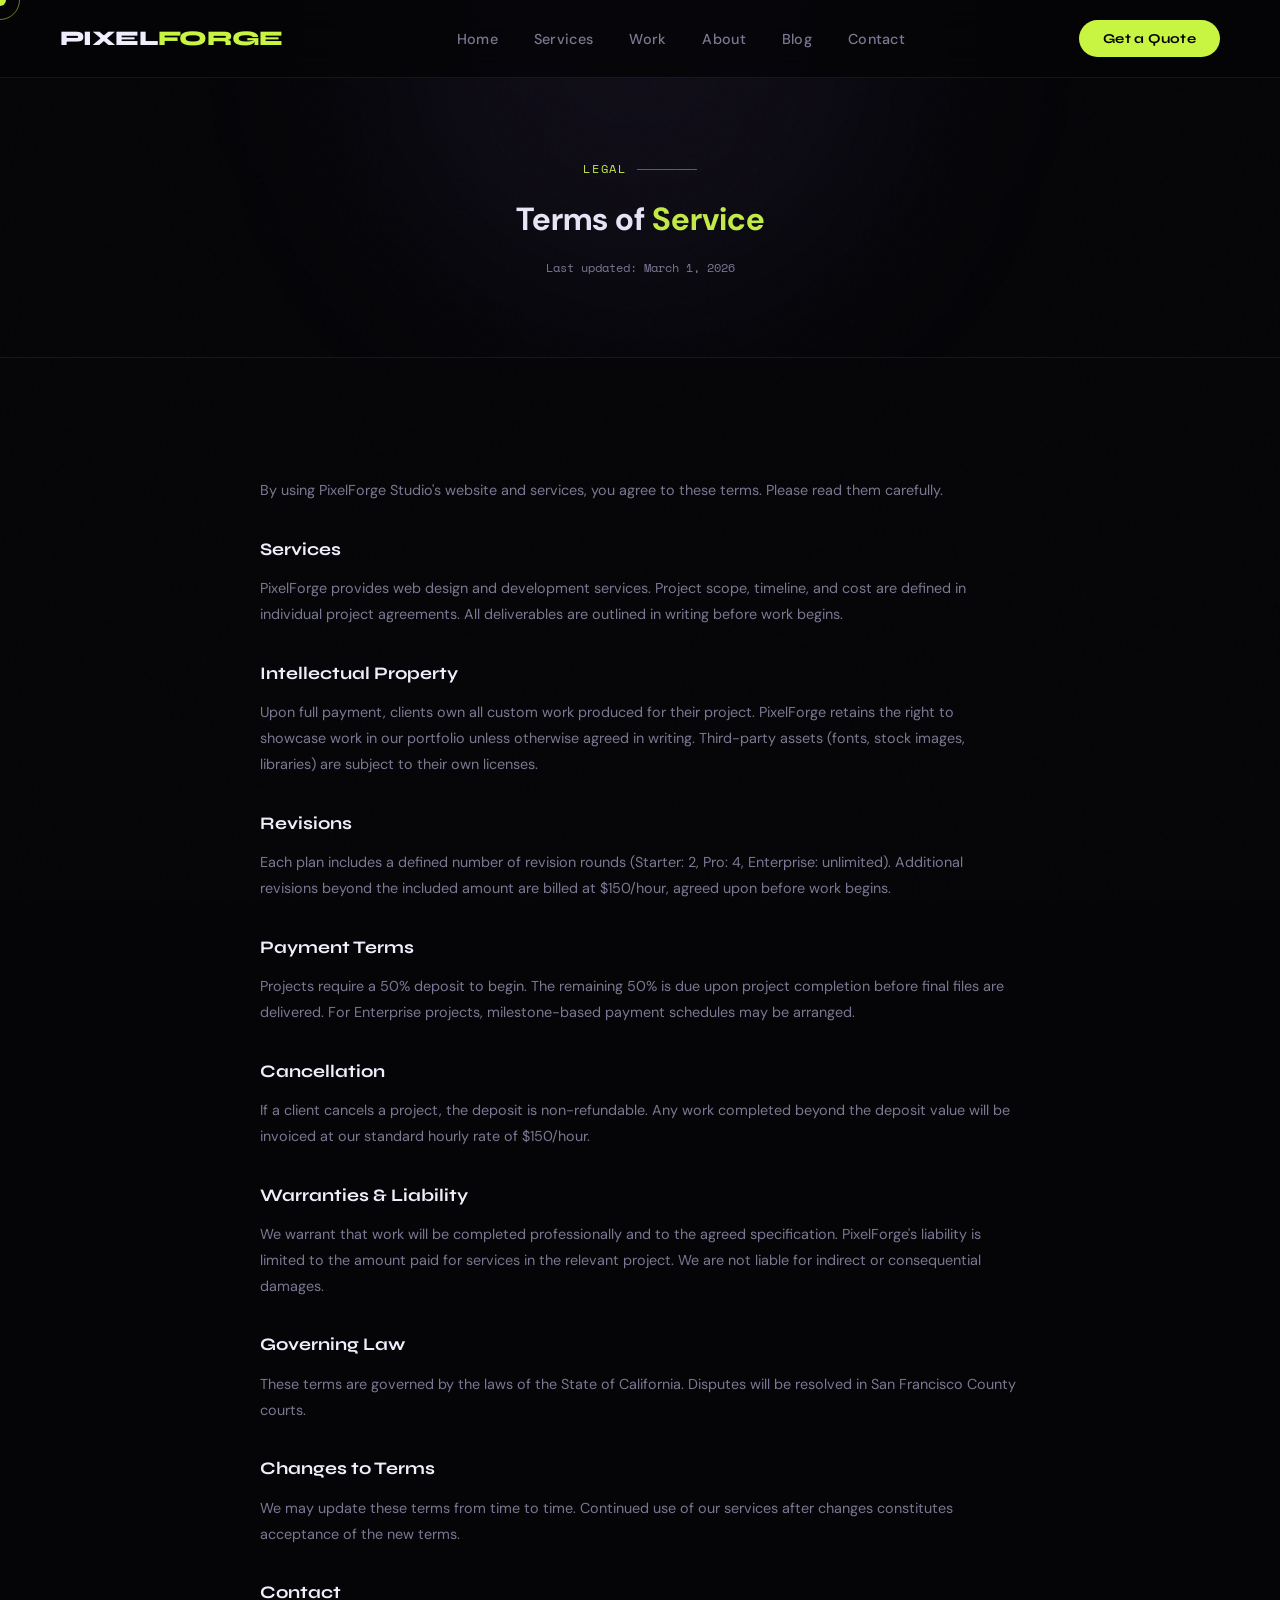
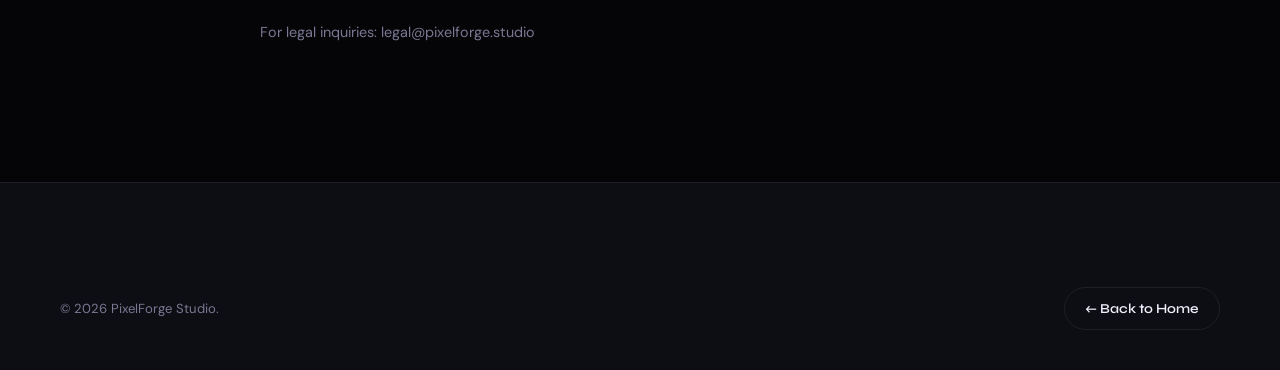
<file: pages/terms.html>
<!DOCTYPE html>
<html lang="en">
<head>
<meta charset="UTF-8"><meta name="viewport" content="width=device-width, initial-scale=1.0">
<title>Terms of Service — PixelForge Studio</title>
<link rel="stylesheet" href="../css/style.css">
<link href="https://fonts.googleapis.com/css2?family=Syne:wght@400;600;700;800&family=DM+Sans:ital,wght@0,300;0,400;0,500;1,300&family=Space+Mono:wght@400;700&display=swap" rel="stylesheet">
<style>.legal-body{max-width:760px;margin:0 auto}.legal-body h3{font-family:var(--font-head);font-size:1.1rem;font-weight:700;margin:32px 0 12px;color:var(--text)}.legal-body p{color:var(--muted);font-size:0.9rem;line-height:1.8;margin-bottom:16px}</style>
</head>
<body>
<div id="cursor"></div><div id="cursor-ring"></div>
<div class="scroll-progress" id="scroll-progress"></div>
<div class="toast" id="toast"><div class="toast-icon" id="toast-icon">✅</div><div class="toast-text"><div class="toast-title" id="toast-title">Done!</div><div class="toast-msg" id="toast-msg"></div></div></div>
<div class="modal-overlay" id="modal">
  <div class="modal">
    <div class="modal-header"><div class="modal-title">Get a Quote</div><button class="modal-close" onclick="closeModal()">✕</button></div>
    <div class="form-group"><label class="form-label">Name</label><input class="form-input" id="modal-name" type="text" placeholder="Your name"></div>
    <div class="form-group"><label class="form-label">Email</label><input class="form-input" id="modal-email" type="email" placeholder="your@email.com"></div>
    <div class="form-group"><label class="form-label">Project</label><select class="form-select" id="modal-type"><option value="">Select</option><option>Landing Page</option><option>Business Website</option><option>E-commerce</option></select></div>
    <div class="form-group"><label class="form-label">Budget</label><select class="form-select" id="modal-budget"><option value="">Select</option><option>$500–$1,500</option><option>$1,500–$5,000</option><option>$5,000+</option></select></div>
    <div class="form-group"><label class="form-label">Notes</label><textarea class="form-textarea" id="modal-desc" placeholder="Brief description..."></textarea></div>
    <button class="btn-primary" style="width:100%;justify-content:center" onclick="submitQuote()">Send →</button>
  </div>
</div>
<div class="mobile-menu" id="mobile-menu">
  <a href="../index.html">Home</a><a href="services.html">Services</a><a href="work.html">Work</a><a href="about.html">About</a><a href="blog.html">Blog</a><a href="contact.html">Contact</a>
</div>
<nav id="navbar">
  <a class="logo" href="../index.html">PIXEL<span>FORGE</span></a>
  <ul class="nav-links">
    <li><a href="../index.html">Home</a></li><li><a href="services.html">Services</a></li>
    <li><a href="work.html">Work</a></li><li><a href="about.html">About</a></li>
    <li><a href="blog.html">Blog</a></li><li><a href="contact.html">Contact</a></li>
  </ul>
  <button class="nav-cta" onclick="openModal()">Get a Quote</button>
  <div class="hamburger" id="hamburger" onclick="toggleMobileMenu()"><span></span><span></span><span></span></div>
</nav>
<div class="page-header">
  <div class="section-label" style="justify-content:center">Legal</div>
  <h1 class="section-title">Terms of <span class="accent">Service</span></h1>
  <p style="font-family:var(--font-mono);font-size:0.75rem;color:var(--muted);margin-top:12px">Last updated: March 1, 2026</p>
</div>
<section class="section">
  <div class="legal-body">
    <p>By using PixelForge Studio's website and services, you agree to these terms. Please read them carefully.</p>
    <h3>Services</h3>
    <p>PixelForge provides web design and development services. Project scope, timeline, and cost are defined in individual project agreements. All deliverables are outlined in writing before work begins.</p>
    <h3>Intellectual Property</h3>
    <p>Upon full payment, clients own all custom work produced for their project. PixelForge retains the right to showcase work in our portfolio unless otherwise agreed in writing. Third-party assets (fonts, stock images, libraries) are subject to their own licenses.</p>
    <h3>Revisions</h3>
    <p>Each plan includes a defined number of revision rounds (Starter: 2, Pro: 4, Enterprise: unlimited). Additional revisions beyond the included amount are billed at $150/hour, agreed upon before work begins.</p>
    <h3>Payment Terms</h3>
    <p>Projects require a 50% deposit to begin. The remaining 50% is due upon project completion before final files are delivered. For Enterprise projects, milestone-based payment schedules may be arranged.</p>
    <h3>Cancellation</h3>
    <p>If a client cancels a project, the deposit is non-refundable. Any work completed beyond the deposit value will be invoiced at our standard hourly rate of $150/hour.</p>
    <h3>Warranties & Liability</h3>
    <p>We warrant that work will be completed professionally and to the agreed specification. PixelForge's liability is limited to the amount paid for services in the relevant project. We are not liable for indirect or consequential damages.</p>
    <h3>Governing Law</h3>
    <p>These terms are governed by the laws of the State of California. Disputes will be resolved in San Francisco County courts.</p>
    <h3>Changes to Terms</h3>
    <p>We may update these terms from time to time. Continued use of our services after changes constitutes acceptance of the new terms.</p>
    <h3>Contact</h3>
    <p>For legal inquiries: legal@pixelforge.studio</p>
  </div>
</section>
<footer>
  <div class="footer-bottom" style="border:none">
    <p>© 2026 PixelForge Studio.</p>
    <a href="../index.html" class="btn-outline" style="font-size:0.85rem;padding:10px 20px">← Back to Home</a>
  </div>
</footer>
<script src="../js/main.js"></script>
</body>
</html>
</file>
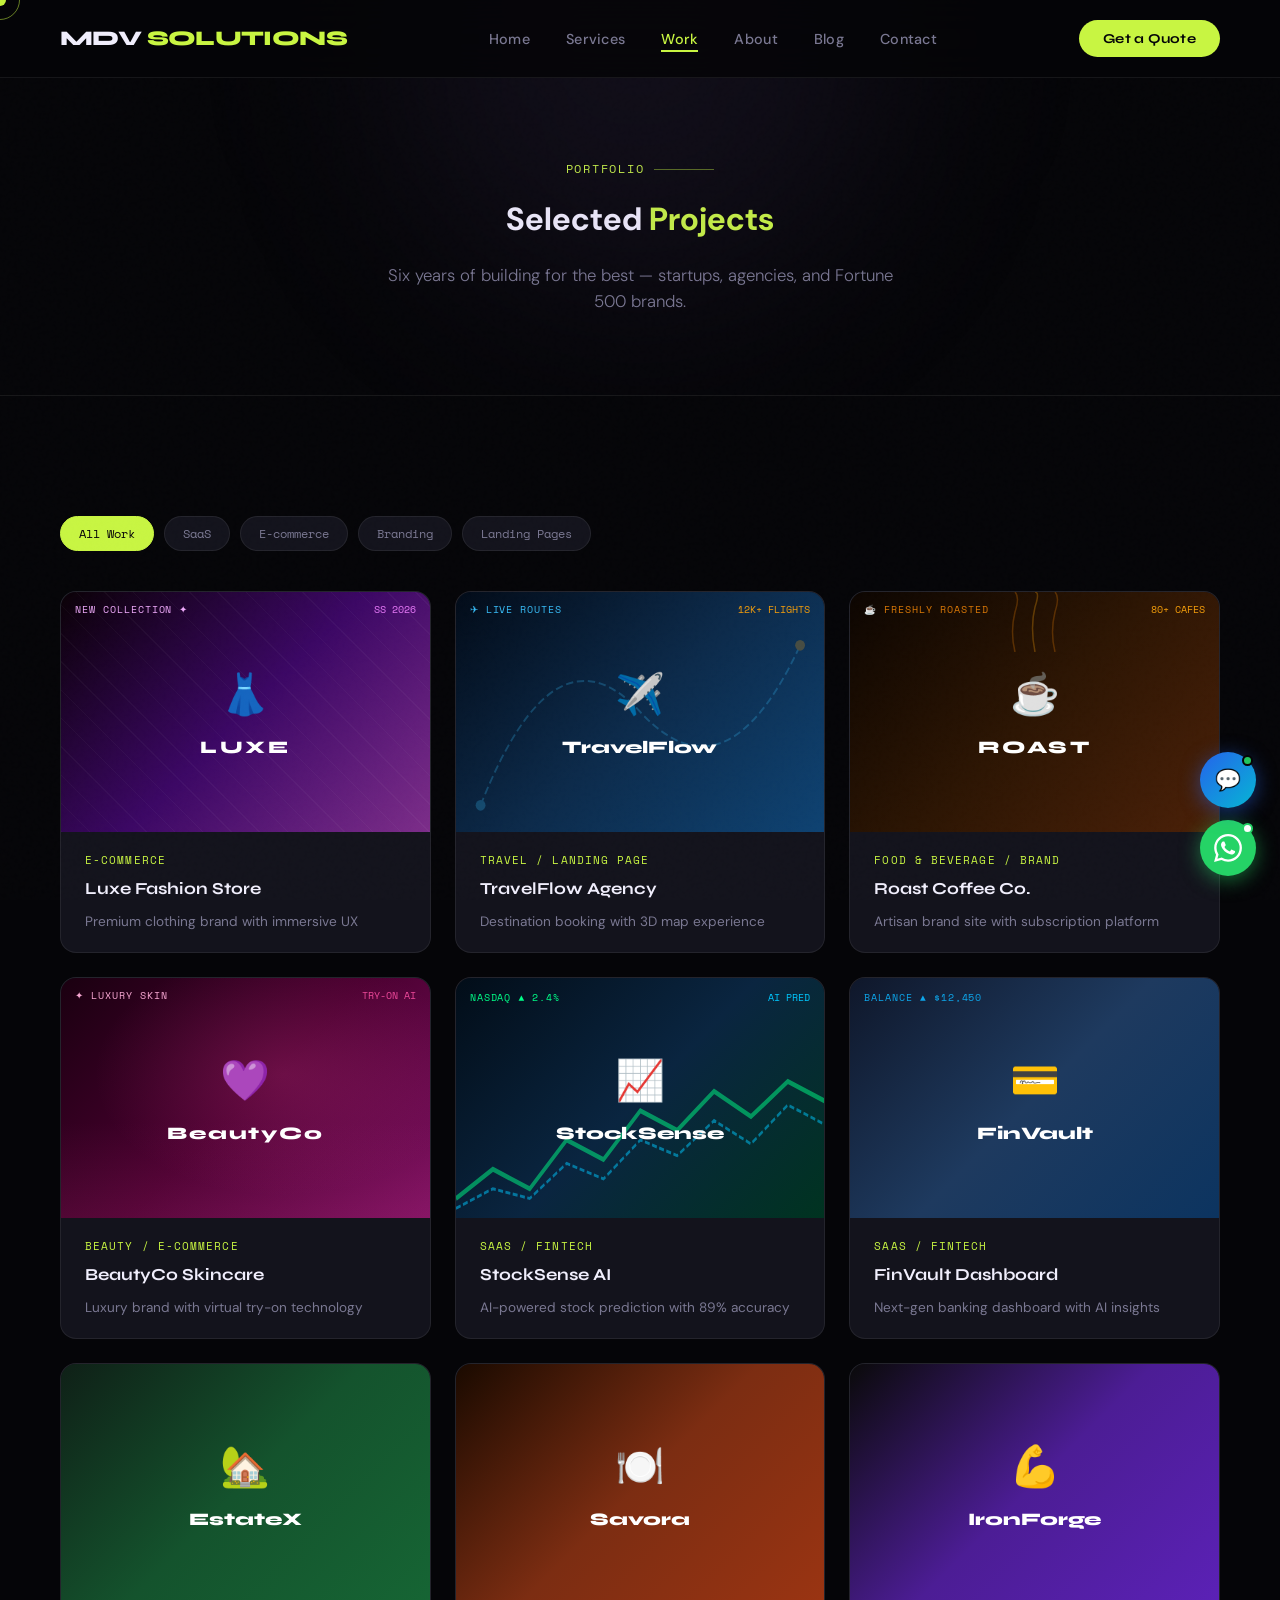
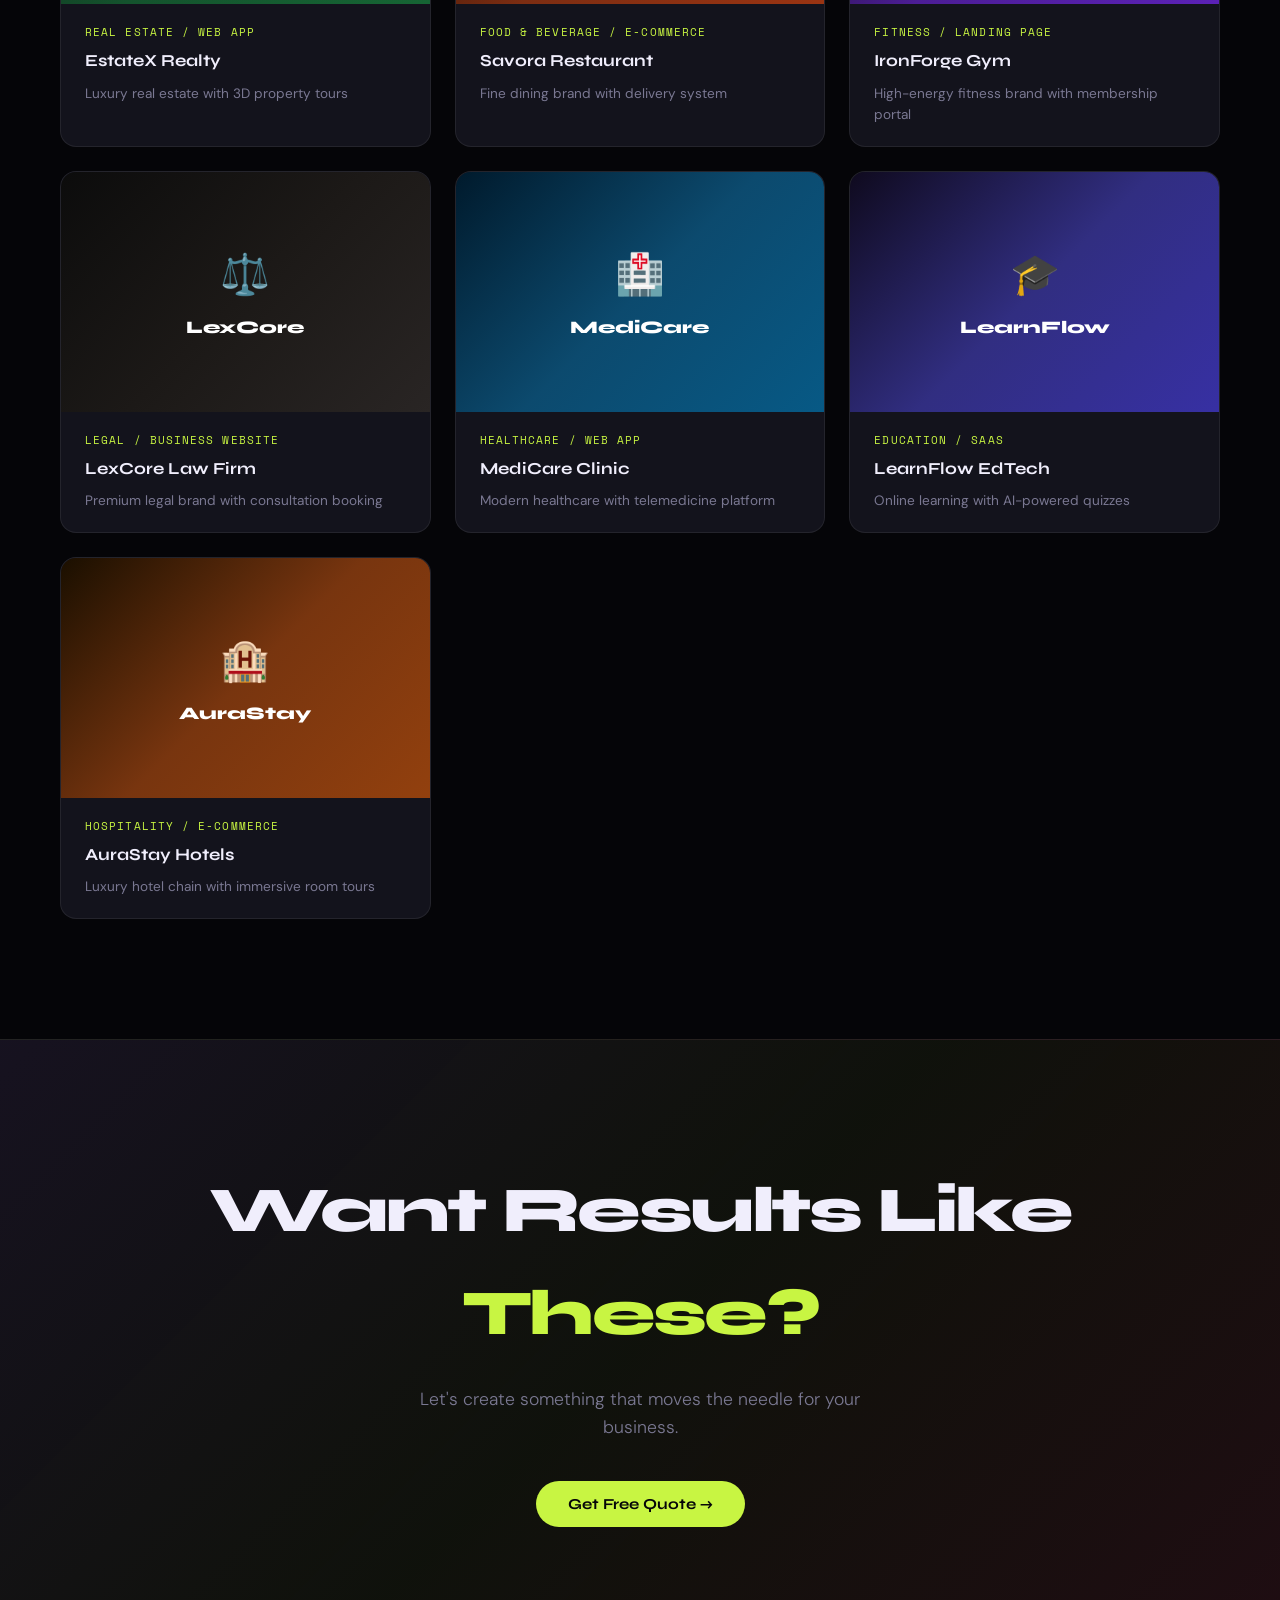
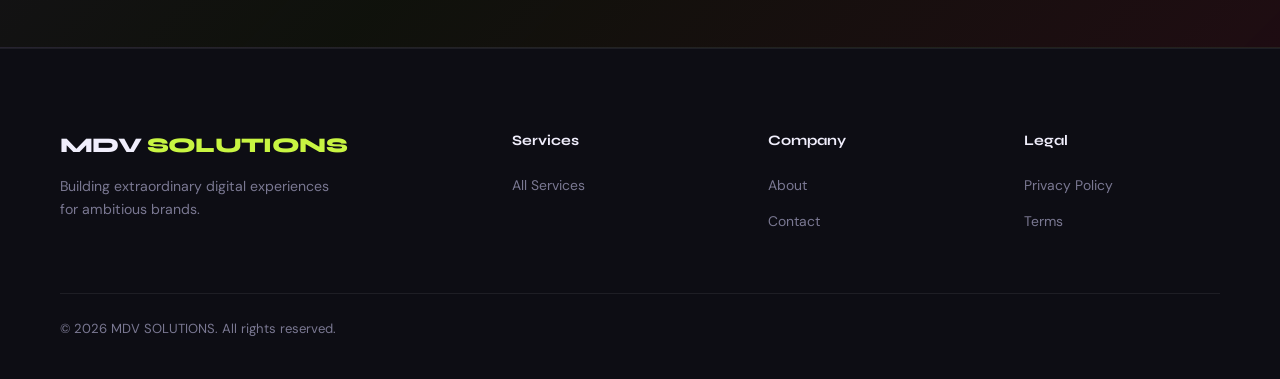
<file: pages/work.html>
<!DOCTYPE html>
<html lang="en">
<head>
<meta charset="UTF-8">
<meta name="viewport" content="width=device-width, initial-scale=1.0">
<title>Work — MDV SOLUTIONS</title>
<link rel="stylesheet" href="../css/style.css">
<style>
/* ── WORK CARD OVERLAY FIX ── */
.work-thumb {
  position: relative;
  overflow: hidden;
  min-height: 200px;
  display: flex;
  align-items: center;
  justify-content: center;
  border-radius: 12px 12px 0 0;
}
.work-overlay {
  position: absolute;
  inset: 0;
  background: rgba(0,0,0,0.55);
  display: flex;
  align-items: center;
  justify-content: center;
  opacity: 0;
  transition: opacity 0.25s ease;
  z-index: 10;
  border-radius: 12px 12px 0 0;
}
.work-card:hover .work-overlay {
  opacity: 1;
}
.view-btn {
  background: var(--accent, #c8f542);
  color: #000 !important;
  border: none;
  padding: 11px 24px;
  border-radius: 8px;
  font-family: var(--font-head, 'Syne', sans-serif);
  font-size: 0.85rem;
  font-weight: 700;
  cursor: pointer;
  letter-spacing: 0.04em;
  transition: transform 0.15s, box-shadow 0.15s;
  pointer-events: all;
  z-index: 20;
  position: relative;
}
.view-btn:hover {
  transform: scale(1.05);
  box-shadow: 0 6px 20px rgba(200,245,66,0.4);
}
</style>
<link href="https://fonts.googleapis.com/css2?family=Syne:wght@400;600;700;800&family=DM+Sans:ital,wght@0,300;0,400;0,500;1,300&family=Space+Mono:wght@400;700&display=swap" rel="stylesheet">
</head>
<body>

<div id="cursor"></div><div id="cursor-ring"></div>
<div class="scroll-progress" id="scroll-progress"></div>
<div class="toast" id="toast"><div class="toast-icon" id="toast-icon">✅</div><div class="toast-text"><div class="toast-title" id="toast-title">Done!</div><div class="toast-msg" id="toast-msg"></div></div></div>

<!-- Quote Modal -->
<div class="modal-overlay" id="modal">
  <div class="modal">
    <div class="modal-header"><div class="modal-title">Get a Free Quote</div><button class="modal-close" onclick="closeModal()">✕</button></div>
    <div class="form-group"><label class="form-label">Your Name</label><input class="form-input" id="modal-name" type="text" placeholder="John Doe"></div>
    <div class="form-group"><label class="form-label">Email Address</label><input class="form-input" id="modal-email" type="email" placeholder="john@example.com"></div>
    <div class="form-group"><label class="form-label">Project Type</label><select class="form-select" id="modal-type"><option value="">Select a service</option><option>Landing Page</option><option>Business Website</option><option>E-commerce</option><option>Portfolio</option><option>Custom Project</option></select></div>
    <div class="form-group"><label class="form-label">Budget</label><select class="form-select" id="modal-budget"><option value="">Select budget</option><option>$500 – $1,500</option><option>$1,500 – $5,000</option><option>$5,000 – $15,000</option><option>$15,000+</option></select></div>
    <div class="form-group"><label class="form-label">Description</label><textarea class="form-textarea" id="modal-desc" placeholder="Tell us about your project..."></textarea></div>
    <button class="btn-primary" style="width:100%;justify-content:center" onclick="submitQuote()">Send Request →</button>
  </div>
</div>

<!-- Project Detail Modal -->
<div class="modal-overlay" id="project-modal">
  <div class="modal">
    <div class="modal-header">
      <div><div class="modal-title" id="pm-title"></div><div style="font-family:var(--font-mono);font-size:0.72rem;color:var(--muted);margin-top:4px" id="pm-type"></div></div>
      <button class="modal-close" onclick="document.getElementById('project-modal').classList.remove('open')">✕</button>
    </div>
    <p style="color:var(--muted);font-size:0.9rem;line-height:1.7;margin-bottom:20px" id="pm-desc"></p>
    <div style="background:rgba(200,245,66,0.06);border:1px solid rgba(200,245,66,0.15);border-radius:12px;padding:16px;margin-bottom:16px">
      <div style="font-family:var(--font-mono);font-size:0.7rem;color:var(--muted);margin-bottom:6px">TECH STACK</div>
      <div style="font-family:var(--font-head);font-weight:600;font-size:0.9rem" id="pm-stack"></div>
    </div>
    <div style="background:rgba(123,94,167,0.1);border:1px solid rgba(123,94,167,0.2);border-radius:12px;padding:16px">
      <div style="font-family:var(--font-mono);font-size:0.7rem;color:var(--muted);margin-bottom:6px">RESULTS</div>
      <div style="font-family:var(--font-head);font-weight:700;font-size:1.1rem;color:var(--accent)" id="pm-result"></div>
    </div>
    <button class="btn-primary" style="width:100%;justify-content:center;margin-top:24px" onclick="document.getElementById('project-modal').classList.remove('open');openModal()">Start Similar Project →</button>
  </div>
</div>

<div class="mobile-menu" id="mobile-menu">
  <a href="../index.html">Home</a><a href="services.html">Services</a>
  <a href="work.html" class="current">Work</a><a href="about.html">About</a>
  <a href="blog.html">Blog</a><a href="contact.html">Contact</a>
</div>

<nav id="navbar">
  <a class="logo" href="../index.html">MDV <span>SOLUTIONS</span></a>
  <ul class="nav-links">
    <li><a href="../index.html">Home</a></li>
    <li><a href="services.html">Services</a></li>
    <li><a href="work.html" class="current">Work</a></li>
    <li><a href="about.html">About</a></li>
    <li><a href="blog.html">Blog</a></li>
    <li><a href="contact.html">Contact</a></li>
  </ul>
  <button class="nav-cta" onclick="openModal()">Get a Quote</button>
  <div class="hamburger" id="hamburger" onclick="toggleMobileMenu()"><span></span><span></span><span></span></div>
</nav>

<div class="page-header">
  <div class="section-label" style="justify-content:center">Portfolio</div>
  <h1 class="section-title">Selected <span class="accent">Projects</span></h1>
  <p class="section-desc" style="margin:16px auto 0;max-width:540px">Six years of building for the best — startups, agencies, and Fortune 500 brands.</p>
</div>

<section class="section">
  <div style="display:flex;gap:10px;flex-wrap:wrap;margin-bottom:40px">
    <button class="filter-btn active-filter" onclick="filterWork(this,'all')">All Work</button>
    <button class="filter-btn" onclick="filterWork(this,'saas')">SaaS</button>
    <button class="filter-btn" onclick="filterWork(this,'ecom')">E-commerce</button>
    <button class="filter-btn" onclick="filterWork(this,'brand')">Branding</button>
    <button class="filter-btn" onclick="filterWork(this,'landing')">Landing Pages</button>
  </div>

  <div class="work-grid" id="work-grid">

    <!-- Luxe Fashion -->
    <div class="work-card" data-cat="ecom">
      <div class="work-thumb" style="background:linear-gradient(135deg,#0a0006,#3b0764,#7c2d8a);position:relative;overflow:hidden;">
        <div style="position:absolute;inset:0;background:repeating-linear-gradient(45deg,rgba(255,255,255,0.03) 0px,rgba(255,255,255,0.03) 1px,transparent 1px,transparent 20px);"></div>
        <div style="position:absolute;top:10px;left:14px;font-family:'Space Mono',monospace;font-size:0.6rem;color:#f0abfc;letter-spacing:0.1em">NEW COLLECTION ✦</div>
        <div style="position:absolute;top:10px;right:14px;font-family:'Space Mono',monospace;font-size:0.6rem;color:#e879f9">SS 2026</div>
        <div style="text-align:center;position:relative;z-index:1">
          <div style="font-size:2.5rem">👗</div>
          <div style="font-family:'Syne',sans-serif;font-weight:800;color:white;font-size:1.1rem;margin-top:8px;letter-spacing:0.15em">LUXE</div>
        </div>
        <div class="work-overlay"><button class="view-btn" onclick="window.open('Luxe Fashion Store.html', '_blank')">View Case Study</button></div>
      </div>
      <div class="work-info"><div class="work-cat">E-commerce</div><div class="work-title">Luxe Fashion Store</div><div class="work-desc-small">Premium clothing brand with immersive UX</div></div>
    </div>

    <!-- TravelFlow -->
    <div class="work-card" data-cat="landing">
      <div class="work-thumb" style="background:linear-gradient(135deg,#020b18,#0c2a4a,#0e4272);position:relative;overflow:hidden;">
        <svg style="position:absolute;inset:0;width:100%;height:100%;opacity:0.25" viewBox="0 0 300 180" preserveAspectRatio="none">
          <path d="M20,160 Q80,20 150,90 T280,40" fill="none" stroke="#38bdf8" stroke-width="1.5" stroke-dasharray="6 3"/>
          <circle cx="20" cy="160" r="4" fill="#38bdf8"/>
          <circle cx="280" cy="40" r="4" fill="#f59e0b"/>
        </svg>
        <div style="position:absolute;top:10px;left:14px;font-family:'Space Mono',monospace;font-size:0.6rem;color:#38bdf8;letter-spacing:0.1em">✈ LIVE ROUTES</div>
        <div style="position:absolute;top:10px;right:14px;font-family:'Space Mono',monospace;font-size:0.6rem;color:#f59e0b">12K+ FLIGHTS</div>
        <div style="text-align:center;position:relative;z-index:1">
          <div style="font-size:2.5rem">✈️</div>
          <div style="font-family:'Syne',sans-serif;font-weight:800;color:white;font-size:1.1rem;margin-top:8px">TravelFlow</div>
        </div>
        <div class="work-overlay"><button class="view-btn" onclick="window.open('travelflow.html', '_blank')">View Case Study</button></div>
      </div>
      <div class="work-info"><div class="work-cat">Travel / Landing Page</div><div class="work-title">TravelFlow Agency</div><div class="work-desc-small">Destination booking with 3D map experience</div></div>
    </div>

    <!-- Roast Coffee -->
    <div class="work-card" data-cat="brand">
      <div class="work-thumb" style="background:linear-gradient(135deg,#0c0500,#2c1503,#4a2008);position:relative;overflow:hidden;">
        <svg style="position:absolute;top:0;left:50%;transform:translateX(-50%);width:80px;height:60px;opacity:0.3" viewBox="0 0 80 60">
          <path d="M20,60 Q15,40 20,20 Q25,5 20,0" fill="none" stroke="#d97706" stroke-width="1.5"/>
          <path d="M40,60 Q35,35 40,15 Q45,0 40,0" fill="none" stroke="#f59e0b" stroke-width="1.5"/>
          <path d="M60,60 Q55,40 60,20 Q65,5 60,0" fill="none" stroke="#d97706" stroke-width="1.5"/>
        </svg>
        <div style="position:absolute;top:10px;left:14px;font-family:'Space Mono',monospace;font-size:0.6rem;color:#d97706;letter-spacing:0.1em">☕ FRESHLY ROASTED</div>
        <div style="position:absolute;top:10px;right:14px;font-family:'Space Mono',monospace;font-size:0.6rem;color:#f59e0b">80+ CAFES</div>
        <div style="text-align:center;position:relative;z-index:1">
          <div style="font-size:2.5rem">☕</div>
          <div style="font-family:'Syne',sans-serif;font-weight:800;color:white;font-size:1.1rem;margin-top:8px;letter-spacing:0.15em">ROAST</div>
        </div>
        <div class="work-overlay"><button class="view-btn" onclick="window.open('roast.html', '_blank')">View Case Study</button></div>
      </div>
      <div class="work-info"><div class="work-cat">Food & Beverage / Brand</div><div class="work-title">Roast Coffee Co.</div><div class="work-desc-small">Artisan brand site with subscription platform</div></div>
    </div>

    <!-- BeautyCo -->
    <div class="work-card" data-cat="ecom landing">
      <div class="work-thumb" style="background:linear-gradient(135deg,#1a0010,#4a0030,#7c1060);position:relative;overflow:hidden;">
        <div style="position:absolute;inset:0;background:radial-gradient(ellipse at 60% 40%,rgba(236,72,153,0.2),transparent 60%);"></div>
        <div style="position:absolute;bottom:0;left:0;right:0;height:40%;background:linear-gradient(to top,rgba(236,72,153,0.1),transparent);"></div>
        <div style="position:absolute;top:10px;left:14px;font-family:'Space Mono',monospace;font-size:0.6rem;color:#f9a8d4;letter-spacing:0.1em">✦ LUXURY SKIN</div>
        <div style="position:absolute;top:10px;right:14px;font-family:'Space Mono',monospace;font-size:0.6rem;color:#ec4899">TRY-ON AI</div>
        <div style="text-align:center;position:relative;z-index:1">
          <div style="font-size:2.5rem">💜</div>
          <div style="font-family:'Syne',sans-serif;font-weight:800;color:white;font-size:1.1rem;margin-top:8px;letter-spacing:0.1em">BeautyCo</div>
        </div>
        <div class="work-overlay"><button class="view-btn" onclick="window.open('beautyco.html', '_blank')">View Case Study</button></div>
      </div>
      <div class="work-info"><div class="work-cat">Beauty / E-commerce</div><div class="work-title">BeautyCo Skincare</div><div class="work-desc-small">Luxury brand with virtual try-on technology</div></div>
    </div>

    <!-- StockSense AI -->
    <div class="work-card" data-cat="saas">
      <div class="work-thumb" style="background:linear-gradient(135deg,#020d18,#0a2540,#003320);position:relative;overflow:hidden;">
        <svg style="position:absolute;bottom:0;left:0;width:100%;height:65%;opacity:0.5" viewBox="0 0 300 80" preserveAspectRatio="none">
          <polyline points="0,70 30,55 60,65 90,40 120,50 150,25 180,35 210,15 240,28 270,10 300,20" fill="none" stroke="#00ff88" stroke-width="2.5"/>
          <polyline points="0,75 30,65 60,70 90,52 120,60 150,40 180,48 210,30 240,42 270,22 300,32" fill="none" stroke="#00c8ff" stroke-width="1.5" stroke-dasharray="4 2"/>
        </svg>
        <div style="position:absolute;top:12px;left:14px;font-family:'Space Mono',monospace;font-size:0.6rem;color:#00ff88;letter-spacing:0.1em">NASDAQ ▲ 2.4%</div>
        <div style="position:absolute;top:12px;right:14px;font-family:'Space Mono',monospace;font-size:0.6rem;color:#00c8ff">AI PRED</div>
        <div style="text-align:center;position:relative;z-index:1">
          <div style="font-size:2.5rem">📈</div>
          <div style="font-family:'Syne',sans-serif;font-weight:800;color:white;font-size:1.1rem;margin-top:8px">StockSense</div>
        </div>
        <div class="work-overlay"><button class="view-btn" onclick="window.open('stocksense.html', '_blank')">View Case Study</button></div>
      </div>
      <div class="work-info"><div class="work-cat">SaaS / FinTech</div><div class="work-title">StockSense AI</div><div class="work-desc-small">AI-powered stock prediction with 89% accuracy</div></div>
    </div>

    <!-- FinVault -->
    <div class="work-card" data-cat="saas">
      <div class="work-thumb" style="background:linear-gradient(135deg,#0f172a,#1e3a5f,#0c3460);position:relative;overflow:hidden;">
        <div style="position:absolute;top:12px;left:14px;font-family:'Space Mono',monospace;font-size:0.6rem;color:#0ea5e9;letter-spacing:0.1em">BALANCE ▲ $12,450</div>
        <div style="text-align:center;position:relative;z-index:1">
          <div style="font-size:2.5rem">💳</div>
          <div style="font-family:'Syne',sans-serif;font-weight:800;color:white;font-size:1.1rem;margin-top:8px">FinVault</div>
        </div>
        <div class="work-overlay"><button class="view-btn" onclick="showProject('FinVault Dashboard','SaaS / FinTech','Next-gen banking dashboard with real-time transactions, AI spending insights & portfolio tracking for modern finance teams.','React · Node.js · Stripe · PostgreSQL','↑ 320% increase in user engagement')">View Case Study</button></div>
      </div>
      <div class="work-info"><div class="work-cat">SaaS / FinTech</div><div class="work-title">FinVault Dashboard</div><div class="work-desc-small">Next-gen banking dashboard with AI insights</div></div>
    </div>

    <!-- EstateX -->
    <div class="work-card" data-cat="brand">
      <div class="work-thumb" style="background:linear-gradient(135deg,#0f2017,#14532d,#166534);position:relative;overflow:hidden;">
        <div style="text-align:center;position:relative;z-index:1">
          <div style="font-size:2.5rem">🏡</div>
          <div style="font-family:'Syne',sans-serif;font-weight:800;color:white;font-size:1.1rem;margin-top:8px">EstateX</div>
        </div>
        <div class="work-overlay"><button class="view-btn" onclick="showProject('EstateX Realty','Real Estate / Web App','Luxury real estate platform with 3D property tours, AI price predictions & mortgage calculator for high-end property buyers.','Next.js · Three.js · Mapbox · Supabase','↑ 480% increase in property inquiries')">View Case Study</button></div>
      </div>
      <div class="work-info"><div class="work-cat">Real Estate / Web App</div><div class="work-title">EstateX Realty</div><div class="work-desc-small">Luxury real estate with 3D property tours</div></div>
    </div>

    <!-- Savora -->
    <div class="work-card" data-cat="ecom">
      <div class="work-thumb" style="background:linear-gradient(135deg,#1a0a00,#7c2d12,#9a3412);position:relative;overflow:hidden;">
        <div style="text-align:center;position:relative;z-index:1">
          <div style="font-size:2.5rem">🍽️</div>
          <div style="font-family:'Syne',sans-serif;font-weight:800;color:white;font-size:1.1rem;margin-top:8px">Savora</div>
        </div>
        <div class="work-overlay"><button class="view-btn" onclick="showProject('Savora Restaurant','Food & Beverage / E-commerce','Fine dining brand with online reservations, delivery system & interactive menu with food stories for a premium restaurant experience.','React · Stripe · Firebase · GSAP','↑ 260% increase in online orders')">View Case Study</button></div>
      </div>
      <div class="work-info"><div class="work-cat">Food & Beverage / E-commerce</div><div class="work-title">Savora Restaurant</div><div class="work-desc-small">Fine dining brand with delivery system</div></div>
    </div>

    <!-- IronForge -->
    <div class="work-card" data-cat="landing">
      <div class="work-thumb" style="background:linear-gradient(135deg,#0a0a0a,#4c1d95,#5b21b6);position:relative;overflow:hidden;">
        <div style="text-align:center;position:relative;z-index:1">
          <div style="font-size:2.5rem">💪</div>
          <div style="font-family:'Syne',sans-serif;font-weight:800;color:white;font-size:1.1rem;margin-top:8px">IronForge</div>
        </div>
        <div class="work-overlay"><button class="view-btn" onclick="showProject('IronForge Gym','Fitness / Landing Page','High-energy fitness brand with membership portal, workout tracker & trainer booking system for a premium gym experience.','React · Supabase · GSAP · Stripe','↑ 390% increase in memberships')">View Case Study</button></div>
      </div>
      <div class="work-info"><div class="work-cat">Fitness / Landing Page</div><div class="work-title">IronForge Gym</div><div class="work-desc-small">High-energy fitness brand with membership portal</div></div>
    </div>

    <!-- LexCore -->
    <div class="work-card" data-cat="brand">
      <div class="work-thumb" style="background:linear-gradient(135deg,#0c0c0c,#1c1917,#292524);position:relative;overflow:hidden;">
        <div style="text-align:center;position:relative;z-index:1">
          <div style="font-size:2.5rem">⚖️</div>
          <div style="font-family:'Syne',sans-serif;font-weight:800;color:white;font-size:1.1rem;margin-top:8px">LexCore</div>
        </div>
        <div class="work-overlay"><button class="view-btn" onclick="showProject('LexCore Law Firm','Legal / Business Website','Premium law firm website with case consultation booking, attorney profiles & secure document portal for high-profile legal services.','Next.js · Sanity CMS · Calendly · Stripe','↑ 210% increase in consultations')">View Case Study</button></div>
      </div>
      <div class="work-info"><div class="work-cat">Legal / Business Website</div><div class="work-title">LexCore Law Firm</div><div class="work-desc-small">Premium legal brand with consultation booking</div></div>
    </div>

    <!-- MediCare -->
    <div class="work-card" data-cat="saas">
      <div class="work-thumb" style="background:linear-gradient(135deg,#001a2c,#0c4a6e,#075985);position:relative;overflow:hidden;">
        <div style="text-align:center;position:relative;z-index:1">
          <div style="font-size:2.5rem">🏥</div>
          <div style="font-family:'Syne',sans-serif;font-weight:800;color:white;font-size:1.1rem;margin-top:8px">MediCare</div>
        </div>
        <div class="work-overlay"><button class="view-btn" onclick="showProject('MediCare Clinic','Healthcare / Web App','Modern healthcare platform with doctor booking, telemedicine, prescription tracking & patient dashboard for clinics and hospitals.','React · Node.js · PostgreSQL · WebRTC','↑ 550% increase in appointments')">View Case Study</button></div>
      </div>
      <div class="work-info"><div class="work-cat">Healthcare / Web App</div><div class="work-title">MediCare Clinic</div><div class="work-desc-small">Modern healthcare with telemedicine platform</div></div>
    </div>

    <!-- LearnFlow -->
    <div class="work-card" data-cat="saas">
      <div class="work-thumb" style="background:linear-gradient(135deg,#0f0a1e,#312e81,#3730a3);position:relative;overflow:hidden;">
        <div style="text-align:center;position:relative;z-index:1">
          <div style="font-size:2.5rem">🎓</div>
          <div style="font-family:'Syne',sans-serif;font-weight:800;color:white;font-size:1.1rem;margin-top:8px">LearnFlow</div>
        </div>
        <div class="work-overlay"><button class="view-btn" onclick="showProject('LearnFlow EdTech','Education / SaaS','Online learning platform with live classes, AI-powered quizzes, progress tracking & certificate system for modern online education.','Next.js · WebRTC · MongoDB · Stripe','↑ 430% increase in course enrollments')">View Case Study</button></div>
      </div>
      <div class="work-info"><div class="work-cat">Education / SaaS</div><div class="work-title">LearnFlow EdTech</div><div class="work-desc-small">Online learning with AI-powered quizzes</div></div>
    </div>

    <!-- AuraStay -->
    <div class="work-card" data-cat="ecom">
      <div class="work-thumb" style="background:linear-gradient(135deg,#1a0f00,#78350f,#92400e);position:relative;overflow:hidden;">
        <div style="text-align:center;position:relative;z-index:1">
          <div style="font-size:2.5rem">🏨</div>
          <div style="font-family:'Syne',sans-serif;font-weight:800;color:white;font-size:1.1rem;margin-top:8px">AuraStay</div>
        </div>
        <div class="work-overlay"><button class="view-btn" onclick="showProject('AuraStay Hotels','Hospitality / E-commerce','Luxury hotel chain with immersive room tours, instant booking, concierge chat & loyalty rewards for a premium hospitality experience.','Next.js · Stripe · Three.js · Firebase','↑ 370% increase in direct bookings')">View Case Study</button></div>
      </div>
      <div class="work-info"><div class="work-cat">Hospitality / E-commerce</div><div class="work-title">AuraStay Hotels</div><div class="work-desc-small">Luxury hotel chain with immersive room tours</div></div>
    </div>

  </div>
</section>

<div class="cta-section">
  <h2>Want Results Like <span class="accent">These?</span></h2>
  <p>Let's create something that moves the needle for your business.</p>
  <button class="btn-primary" onclick="openModal()">Get Free Quote →</button>
</div>

<footer>
  <div class="footer-grid">
    <div class="footer-brand"><a class="logo" href="../index.html">MDV <span>SOLUTIONS</span></a><p>Building extraordinary digital experiences for ambitious brands.</p></div>
    <div class="footer-col"><h4>Services</h4><ul class="footer-links"><li><a href="services.html">All Services</a></li></ul></div>
    <div class="footer-col"><h4>Company</h4><ul class="footer-links"><li><a href="about.html">About</a></li><li><a href="contact.html">Contact</a></li></ul></div>
    <div class="footer-col"><h4>Legal</h4><ul class="footer-links"><li><a href="privacy.html">Privacy Policy</a></li><li><a href="terms.html">Terms</a></li></ul></div>
  </div>
  <div class="footer-bottom"><p>© 2026 MDV SOLUTIONS. All rights reserved.</p></div>
</footer>

<script src="../js/main.js"></script>
<script>
function showProject(title, type, desc, stack, result) {
  document.getElementById('pm-title').textContent  = title;
  document.getElementById('pm-type').textContent   = type;
  document.getElementById('pm-desc').textContent   = desc;
  document.getElementById('pm-stack').textContent  = stack;
  document.getElementById('pm-result').textContent = result;
  document.getElementById('project-modal').classList.add('open');
}
document.getElementById('project-modal').addEventListener('click', e => {
  if (e.target === document.getElementById('project-modal'))
    document.getElementById('project-modal').classList.remove('open');
});
</script>

<!-- WhatsApp + Chat Bubble -->
<style>
  .wa-btn {
    position: fixed; bottom: 24px; right: 24px; z-index: 9999;
    width: 56px; height: 56px; border-radius: 50%;
    background: #25d366; border: none; cursor: pointer;
    display: flex; align-items: center; justify-content: center;
    box-shadow: 0 4px 20px rgba(37,211,102,0.5);
    transition: transform 0.2s, box-shadow 0.2s; text-decoration: none;
  }
  .wa-btn:hover { transform: scale(1.1); }
  .wa-btn svg { width: 28px; height: 28px; fill: white; }
  .wa-btn .wa-dot { position: absolute; top: 3px; right: 3px; width: 11px; height: 11px; border-radius: 50%; background: #fff; border: 2px solid #25d366; animation: waPulse 2s infinite; }
  @keyframes waPulse { 0%,100%{transform:scale(1)} 50%{transform:scale(1.3)} }
  .wa-btn::before { content: 'Chat on WhatsApp'; position: absolute; right: 68px; top: 50%; transform: translateY(-50%); background: #1a1a1a; color: #fff; font-family: 'DM Sans', sans-serif; font-size: 0.75rem; padding: 6px 12px; border-radius: 6px; white-space: nowrap; opacity: 0; pointer-events: none; transition: opacity 0.2s; }
  .wa-btn:hover::before { opacity: 1; }

  .mdv-btn { position: fixed; bottom: 92px; right: 24px; z-index: 9999; width: 56px; height: 56px; border-radius: 50%; background: linear-gradient(135deg, #2563eb, #06b6d4); border: none; cursor: pointer; display: flex; align-items: center; justify-content: center; font-size: 1.3rem; box-shadow: 0 4px 20px rgba(37,99,235,0.5); transition: transform 0.2s; }
  .mdv-btn:hover { transform: scale(1.08); }
  .mdv-btn .ndot { position: absolute; top: 3px; right: 3px; width: 11px; height: 11px; border-radius: 50%; background: #22c55e; border: 2px solid #060606; animation: ndotAnim 2s infinite; }
  @keyframes ndotAnim { 0%,100%{opacity:1} 50%{opacity:0.3} }

  .mdv-win { position: fixed; z-index: 9998; bottom: 158px; right: 24px; width: 380px; height: 560px; border-radius: 18px; overflow: hidden; box-shadow: 0 24px 64px rgba(0,0,0,0.6); display: none; }
  .mdv-win.open { display: block; animation: winPop 0.25s cubic-bezier(0.34,1.4,0.64,1) both; }
  .mdv-win iframe { width: 100%; height: 100%; border: none; display: block; }
  @keyframes winPop { from{opacity:0;transform:scale(0.9) translateY(20px)} to{opacity:1;transform:scale(1) translateY(0)} }

  @media(max-width:600px) {
    .wa-btn { bottom: 16px; right: 16px; width: 50px; height: 50px; }
    .wa-btn::before { display: none; }
    .mdv-btn { bottom: 80px; right: 16px; width: 52px; height: 52px; }
    .mdv-win { bottom: 0; right: 0; left: 0; width: 100%; height: 85dvh; border-radius: 20px 20px 0 0; }
  }
</style>

<a class="wa-btn" href="https://wa.me/911234567890?text=Hello%20MDV%20Solutions!%20I%20would%20like%20to%20discuss%20a%20project." target="_blank" rel="noopener">
  <svg viewBox="0 0 24 24"><path d="M17.472 14.382c-.297-.149-1.758-.867-2.03-.967-.273-.099-.471-.148-.67.15-.197.297-.767.966-.94 1.164-.173.199-.347.223-.644.075-.297-.15-1.255-.463-2.39-1.475-.883-.788-1.48-1.761-1.653-2.059-.173-.297-.018-.458.13-.606.134-.133.298-.347.446-.52.149-.174.198-.298.298-.497.099-.198.05-.371-.025-.52-.075-.149-.669-1.612-.916-2.207-.242-.579-.487-.5-.669-.51-.173-.008-.371-.01-.57-.01-.198 0-.52.074-.792.372-.272.297-1.04 1.016-1.04 2.479 0 1.462 1.065 2.875 1.213 3.074.149.198 2.096 3.2 5.077 4.487.709.306 1.262.489 1.694.625.712.227 1.36.195 1.871.118.571-.085 1.758-.719 2.006-1.413.248-.694.248-1.289.173-1.413-.074-.124-.272-.198-.57-.347m-5.421 7.403h-.004a9.87 9.87 0 01-5.031-1.378l-.361-.214-3.741.982.998-3.648-.235-.374a9.86 9.86 0 01-1.51-5.26c.001-5.45 4.436-9.884 9.888-9.884 2.64 0 5.122 1.03 6.988 2.898a9.825 9.825 0 012.893 6.994c-.003 5.45-4.437 9.884-9.885 9.884m8.413-18.297A11.815 11.815 0 0012.05 0C5.495 0 .16 5.335.157 11.892c0 2.096.547 4.142 1.588 5.945L.057 24l6.305-1.654a11.882 11.882 0 005.683 1.448h.005c6.554 0 11.89-5.335 11.893-11.893a11.821 11.821 0 00-3.48-8.413z"/></svg>
  <div class="wa-dot"></div>
</a>

<button class="mdv-btn" id="mdv-btn" onclick="mdvOpen()">💬<div class="ndot"></div></button>
<div class="mdv-win" id="mdv-win"><iframe src="mdv-chatbot.html"></iframe></div>

<script>
  function mdvOpen() { document.getElementById('mdv-win').classList.toggle('open'); }
  document.addEventListener('click', function(e) {
    const w = document.getElementById('mdv-win'), b = document.getElementById('mdv-btn');
    if (w.classList.contains('open') && !w.contains(e.target) && !b.contains(e.target)) w.classList.remove('open');
  });
  document.addEventListener('keydown', e => { if (e.key === 'Escape') document.getElementById('mdv-win').classList.remove('open'); });
</script>

</body>
</html>
</file>
<file: css/style.css>
/* ===== CSS VARIABLES ===== */
:root {
  --bg: #050508;
  --bg2: #0d0d14;
  --surface: #111118;
  --border: rgba(255,255,255,0.07);
  --accent: #c8f542;
  --accent2: #7b5ea7;
  --accent3: #ff4d6d;
  --text: #f0eefc;
  --muted: #7a7892;
  --card: #13131c;
  --font-head: 'Syne', sans-serif;
  --font-body: 'DM Sans', sans-serif;
  --font-mono: 'Space Mono', monospace;
  --radius: 16px;
  --transition: 0.35s cubic-bezier(0.4,0,0.2,1);
}

/* ===== RESET ===== */
*, *::before, *::after { box-sizing: border-box; margin: 0; padding: 0; }
html { scroll-behavior: smooth; }
body {
  background: var(--bg);
  color: var(--text);
  font-family: var(--font-body);
  font-size: 16px;
  line-height: 1.6;
  overflow-x: hidden;
  cursor: none;
}
a { text-decoration: none; color: inherit; }

/* ===== NOISE OVERLAY ===== */
body::before {
  content: '';
  position: fixed; inset: 0;
  background-image: url("data:image/svg+xml,%3Csvg viewBox='0 0 256 256' xmlns='http://www.w3.org/2000/svg'%3E%3Cfilter id='noise'%3E%3CfeTurbulence type='fractalNoise' baseFrequency='0.9' numOctaves='4' stitchTiles='stitch'/%3E%3C/filter%3E%3Crect width='100%25' height='100%25' filter='url(%23noise)' opacity='0.04'/%3E%3C/svg%3E");
  pointer-events: none; z-index: 100; opacity: 0.4;
}

/* ===== CURSOR ===== */
#cursor {
  width: 12px; height: 12px; background: var(--accent); border-radius: 50%;
  position: fixed; top: 0; left: 0; pointer-events: none; z-index: 9999;
  transition: transform 0.15s ease, background 0.2s ease; mix-blend-mode: difference;
}
#cursor-ring {
  width: 40px; height: 40px; border: 1.5px solid rgba(200,245,66,0.5); border-radius: 50%;
  position: fixed; top: 0; left: 0; pointer-events: none; z-index: 9998; transition: all 0.12s ease;
}

/* ===== SCROLL PROGRESS ===== */
.scroll-progress {
  position: fixed; top: 0; left: 0; height: 3px;
  background: var(--accent); z-index: 600; transition: width 0.1s linear; width: 0;
}
/* ==== LOGO ======*/
.logo img {
  height: 40px;
  width: auto;
  object-fit: contain;
  display: block;
}
/* ===== NAVIGATION ===== */
nav {
  position: fixed; top: 0; left: 0; right: 0; z-index: 500;
  display: flex; align-items: center; justify-content: space-between;
  padding: 20px 60px;
  background: rgba(5,5,8,0.85); backdrop-filter: blur(20px);
  border-bottom: 1px solid var(--border); transition: padding var(--transition);
}
nav.scrolled { padding: 14px 60px; }
.logo {
  font-family: var(--font-head); font-weight: 800; font-size: 1.3rem;
  letter-spacing: -0.03em; color: var(--text); cursor: pointer; text-decoration: none;
}
.logo span { color: var(--accent); }
.nav-links { display: flex; gap: 36px; list-style: none; }
.nav-links a {
  font-family: var(--font-body); font-weight: 500; font-size: 0.9rem;
  color: var(--muted); text-decoration: none; letter-spacing: 0.02em;
  transition: color var(--transition); cursor: pointer; position: relative;
}
.nav-links a::after {
  content: ''; position: absolute; bottom: -4px; left: 0;
  width: 0; height: 1.5px; background: var(--accent); transition: width var(--transition);
}
.nav-links a:hover { color: var(--text); }
.nav-links a:hover::after, .nav-links a.current::after { width: 100%; }
.nav-links a.current { color: var(--accent); }
.nav-cta {
  background: var(--accent); color: #050508; border: none; padding: 10px 24px;
  border-radius: 100px; font-family: var(--font-head); font-weight: 700;
  font-size: 0.85rem; letter-spacing: 0.02em; cursor: pointer; transition: all var(--transition);
}
.nav-cta:hover { transform: translateY(-2px); box-shadow: 0 8px 30px rgba(200,245,66,0.35); }
.hamburger { display: none; flex-direction: column; gap: 5px; cursor: pointer; padding: 4px; }
.hamburger span { width: 24px; height: 2px; background: var(--text); transition: all 0.3s ease; border-radius: 2px; }

/* ===== MOBILE MENU ===== */
.mobile-menu {
  position: fixed; top: 0; left: 0; right: 0; bottom: 0; z-index: 450;
  background: rgba(5,5,8,0.98); backdrop-filter: blur(20px);
  display: flex; flex-direction: column; align-items: center; justify-content: center; gap: 32px;
  transform: translateX(100%); transition: transform 0.4s cubic-bezier(0.4,0,0.2,1);
}
.mobile-menu.open { transform: translateX(0); }
.mobile-menu a {
  font-family: var(--font-head); font-size: 2rem; font-weight: 800;
  color: var(--text); text-decoration: none; transition: color var(--transition);
  letter-spacing: -0.03em;
}
.mobile-menu a:hover { color: var(--accent); }

/* ===== HERO ===== */
.hero {
  min-height: 100vh; padding: 160px 60px 100px;
  display: grid; grid-template-columns: 1fr 1fr; align-items: center;
  gap: 80px; position: relative; overflow: hidden;
}
.hero-bg-orb { position: absolute; border-radius: 50%; filter: blur(120px); pointer-events: none; }
.orb1 { width: 600px; height: 600px; background: rgba(123,94,167,0.15); top: -200px; right: -100px; }
.orb2 { width: 400px; height: 400px; background: rgba(200,245,66,0.08); bottom: 0; left: 100px; }
.orb3 { width: 300px; height: 300px; background: rgba(255,77,109,0.08); top: 30%; left: 30%; }
.hero-label {
  display: inline-flex; align-items: center; gap: 8px;
  background: rgba(200,245,66,0.1); border: 1px solid rgba(200,245,66,0.25);
  color: var(--accent); font-family: var(--font-mono); font-size: 0.72rem;
  padding: 6px 14px; border-radius: 100px; margin-bottom: 28px;
  animation: fadeUp 0.6s ease 0.1s both;
}
.hero-label::before { content: '●'; font-size: 0.5rem; animation: pulse 2s infinite; }
h1.hero-title {
  font-family: var(--font-head); font-size: clamp(3rem, 6vw, 5.5rem); font-weight: 800;
  line-height: 1.0; letter-spacing: -0.04em; margin-bottom: 28px;
  animation: fadeUp 0.6s ease 0.2s both;
}
h1.hero-title .line2 { color: var(--accent); display: block; }
h1.hero-title .line3 { color: var(--muted); font-weight: 400; display: block; font-size: 0.7em; }
.hero-desc { font-size: 1.05rem; color: var(--muted); max-width: 440px; margin-bottom: 40px; font-weight: 300; animation: fadeUp 0.6s ease 0.3s both; }
.hero-actions { display: flex; gap: 16px; flex-wrap: wrap; animation: fadeUp 0.6s ease 0.4s both; }
.hero-stats { display: grid; grid-template-columns: repeat(3,1fr); gap: 20px; margin-top: 60px; animation: fadeUp 0.6s ease 0.5s both; }
.stat { text-align: center; }
.stat-num { font-family: var(--font-head); font-size: 2.2rem; font-weight: 800; color: var(--accent); display: block; }
.stat-label { font-size: 0.8rem; color: var(--muted); }
.hero-visual { position: relative; animation: fadeLeft 0.7s ease 0.3s both; height: 500px; }
.hero-card {
  background: var(--card); border: 1px solid var(--border); border-radius: var(--radius);
  padding: 24px; position: absolute; backdrop-filter: blur(10px);
}
.hc1 { width: 340px; top: 20px; right: 0; animation: float1 4s ease-in-out infinite; }
.hc2 { width: 240px; bottom: 80px; left: 0; animation: float2 5s ease-in-out infinite; }
.hc3 { width: 160px; top: 140px; right: 60px; background: rgba(200,245,66,0.08); border-color: rgba(200,245,66,0.2); animation: float3 3.5s ease-in-out infinite; }
.hc-label { font-family: var(--font-mono); font-size: 0.68rem; color: var(--muted); margin-bottom: 10px; }
.hc-title { font-family: var(--font-head); font-weight: 700; font-size: 1rem; margin-bottom: 8px; }
.hc-bar { height: 6px; border-radius: 100px; background: var(--border); margin-bottom: 6px; overflow: hidden; }
.hc-fill { height: 100%; border-radius: 100px; background: var(--accent); }
.hc-score { font-family: var(--font-mono); font-size: 0.75rem; color: var(--accent); }
.hc-icon { font-size: 1.6rem; margin-bottom: 8px; }
.hc-text { font-size: 0.8rem; color: var(--muted); line-height: 1.5; }

/* ===== MARQUEE ===== */
.marquee-wrap { background: var(--accent); padding: 14px 0; overflow: hidden; display: flex; }
.marquee-track { display: flex; gap: 60px; white-space: nowrap; animation: marquee 20s linear infinite; }
.marquee-item {
  font-family: var(--font-head); font-weight: 700; font-size: 0.85rem;
  letter-spacing: 0.08em; color: #050508; text-transform: uppercase;
  display: flex; align-items: center; gap: 20px;
}
.marquee-dot { width: 5px; height: 5px; background: #050508; border-radius: 50%; opacity: 0.4; }

/* ===== SECTIONS ===== */
.section { padding: 120px 60px; }
.bg-alt { background: var(--bg2); border-top: 1px solid var(--border); border-bottom: 1px solid var(--border); }
.section-label {
  font-family: var(--font-mono); font-size: 0.72rem; letter-spacing: 0.15em;
  color: var(--accent); text-transform: uppercase; margin-bottom: 16px;
  display: flex; align-items: center; gap: 10px;
}
.section-label::after { content: ''; flex: 1; max-width: 60px; height: 1px; background: var(--accent); opacity: 0.4; }
h2.section-title {
  font-family: var(--font-head); font-size: clamp(2rem, 4vw, 3.2rem); font-weight: 800;
  letter-spacing: -0.03em; line-height: 1.1; margin-bottom: 16px;
}
.section-desc { color: var(--muted); font-size: 1.05rem; max-width: 500px; font-weight: 300; margin-bottom: 60px; }
.accent { color: var(--accent); }
.center { text-align: center; }
.center .section-label { justify-content: center; }
.center .section-desc { margin: 0 auto 60px; }

/* ===== BUTTONS ===== */
.btn-primary {
  background: var(--accent); color: #050508; border: none; padding: 14px 32px;
  border-radius: 100px; font-family: var(--font-head); font-weight: 700; font-size: 0.95rem;
  cursor: pointer; transition: all var(--transition); display: inline-flex; align-items: center; gap: 8px;
}
.btn-primary:hover { transform: translateY(-3px); box-shadow: 0 12px 40px rgba(200,245,66,0.4); }
.btn-outline {
  background: transparent; color: var(--text); border: 1.5px solid var(--border); padding: 14px 32px;
  border-radius: 100px; font-family: var(--font-head); font-weight: 600; font-size: 0.95rem;
  cursor: pointer; transition: all var(--transition); display: inline-flex; align-items: center;
}
.btn-outline:hover { border-color: var(--accent); color: var(--accent); background: rgba(200,245,66,0.05); }

/* ===== CARDS: SERVICES ===== */
.services-grid { display: grid; grid-template-columns: repeat(auto-fit, minmax(300px, 1fr)); gap: 20px; }
.service-card {
  background: var(--card); border: 1px solid var(--border); border-radius: var(--radius);
  padding: 36px; transition: all var(--transition); position: relative; overflow: hidden; cursor: pointer;
}
.service-card::before {
  content: ''; position: absolute; top: 0; left: 0; right: 0; height: 2px;
  background: var(--accent); transform: scaleX(0); transition: transform var(--transition);
}
.service-card:hover { transform: translateY(-6px); border-color: rgba(200,245,66,0.2); background: #16161f; }
.service-card:hover::before { transform: scaleX(1); }
.service-icon { font-size: 2.2rem; margin-bottom: 20px; }
.service-name { font-family: var(--font-head); font-size: 1.2rem; font-weight: 700; margin-bottom: 12px; }
.service-desc { color: var(--muted); font-size: 0.9rem; line-height: 1.7; margin-bottom: 20px; }
.service-tags { display: flex; flex-wrap: wrap; gap: 8px; }
.tag {
  font-family: var(--font-mono); font-size: 0.68rem; padding: 4px 10px;
  border-radius: 100px; background: rgba(255,255,255,0.04); border: 1px solid var(--border); color: var(--muted);
}

/* ===== WORK ===== */
.work-grid { display: grid; grid-template-columns: repeat(auto-fit, minmax(340px, 1fr)); gap: 24px; }
.work-card {
  border-radius: var(--radius); overflow: hidden; border: 1px solid var(--border);
  cursor: pointer; transition: all var(--transition); background: var(--card);
}
.work-card:hover { transform: translateY(-8px); box-shadow: 0 20px 60px rgba(0,0,0,0.5); border-color: rgba(200,245,66,0.2); }
.work-thumb { height: 240px; position: relative; overflow: hidden; display: flex; align-items: center; justify-content: center; }
.wt1{background:linear-gradient(135deg,#1a1a2e,#16213e,#0f3460)}
.wt2{background:linear-gradient(135deg,#1a0533,#3d0d6d,#6c0e9e)}
.wt3{background:linear-gradient(135deg,#0d2137,#0a4769,#0c7ea8)}
.wt4{background:linear-gradient(135deg,#2d1b00,#6b3d00,#c97700)}
.wt5{background:linear-gradient(135deg,#001a12,#003d2b,#006649)}
.wt6{background:linear-gradient(135deg,#1a0014,#4a003d,#7a0066)}
.mock-browser { width: 200px; border-radius: 8px; background: rgba(0,0,0,0.6); border: 1px solid rgba(255,255,255,0.15); overflow: hidden; }
.mock-titlebar { padding: 6px 10px; background: rgba(255,255,255,0.08); display: flex; align-items: center; gap: 5px; }
.dot { width: 6px; height: 6px; border-radius: 50%; }
.d-red{background:#ff5f57}.d-yellow{background:#febc2e}.d-green{background:#28c840}
.mock-content { padding: 10px; }
.mock-line { height: 6px; border-radius: 3px; background: rgba(255,255,255,0.2); margin-bottom: 5px; }
.work-overlay {
  position: absolute; inset: 0; background: rgba(5,5,8,0.8);
  display: flex; align-items: center; justify-content: center;
  opacity: 0; transition: opacity var(--transition);
}
.work-card:hover .work-overlay { opacity: 1; }
.view-btn {
  background: var(--accent); color: #050508; padding: 10px 24px; border-radius: 100px;
  font-family: var(--font-head); font-weight: 700; font-size: 0.85rem; border: none; cursor: pointer;
}
.work-info { padding: 20px 24px; }
.work-cat { font-family: var(--font-mono); font-size: 0.68rem; color: var(--accent); margin-bottom: 6px; text-transform: uppercase; letter-spacing: 0.1em; }
.work-title { font-family: var(--font-head); font-weight: 700; font-size: 1.05rem; margin-bottom: 8px; }
.work-desc-small { font-size: 0.85rem; color: var(--muted); }

/* ===== PROCESS ===== */
.process-steps { display: grid; grid-template-columns: repeat(auto-fit, minmax(200px, 1fr)); position: relative; }
.process-steps::before {
  content: ''; position: absolute; top: 30px; left: 8%; right: 8%; height: 1px;
  background: linear-gradient(90deg, transparent, var(--border) 20%, var(--border) 80%, transparent);
}
.process-step { padding: 24px 20px; text-align: center; position: relative; z-index: 1; }
.step-num {
  width: 60px; height: 60px; border-radius: 50%; background: var(--bg2); border: 2px solid var(--border);
  display: flex; align-items: center; justify-content: center; font-family: var(--font-mono);
  font-size: 1rem; font-weight: 700; color: var(--accent); margin: 0 auto 16px; transition: all var(--transition);
}
.process-step:hover .step-num { background: var(--accent); color: #050508; border-color: var(--accent); }
.step-title { font-family: var(--font-head); font-weight: 700; font-size: 0.95rem; margin-bottom: 8px; }
.step-desc { font-size: 0.82rem; color: var(--muted); line-height: 1.6; }

/* ===== TESTIMONIALS ===== */
.testimonials-grid { display: grid; grid-template-columns: repeat(auto-fit, minmax(300px, 1fr)); gap: 20px; }
.testimonial-card {
  background: var(--card); border: 1px solid var(--border); border-radius: var(--radius);
  padding: 32px; transition: all var(--transition);
}
.testimonial-card:hover { border-color: rgba(200,245,66,0.15); transform: translateY(-4px); }
.stars { color: var(--accent); font-size: 0.9rem; margin-bottom: 16px; letter-spacing: 2px; }
.testi-text { font-size: 0.95rem; color: var(--muted); line-height: 1.7; margin-bottom: 24px; font-style: italic; }
.testi-author { display: flex; align-items: center; gap: 12px; }
.author-avatar { width: 44px; height: 44px; border-radius: 50%; display: flex; align-items: center; justify-content: center; font-size: 1.1rem; font-weight: 700; font-family: var(--font-head); }
.av1{background:linear-gradient(135deg,#7b5ea7,#c8f542);color:#050508}
.av2{background:linear-gradient(135deg,#ff4d6d,#7b5ea7);color:white}
.av3{background:linear-gradient(135deg,#c8f542,#0ca8a8);color:#050508}
.av4{background:linear-gradient(135deg,#ff8c42,#ff4d6d);color:white}
.av5{background:linear-gradient(135deg,#0ca8a8,#7b5ea7);color:white}
.av6{background:linear-gradient(135deg,#c8f542,#7b5ea7);color:#050508}
.author-name { font-family: var(--font-head); font-weight: 700; font-size: 0.9rem; }
.author-role { font-size: 0.8rem; color: var(--muted); }

/* ===== PRICING ===== */
.pricing-grid { display: grid; grid-template-columns: repeat(auto-fit, minmax(280px, 1fr)); gap: 20px; max-width: 1000px; margin: 0 auto; }
.pricing-card {
  background: var(--card); border: 1px solid var(--border); border-radius: var(--radius);
  padding: 40px 32px; transition: all var(--transition); position: relative; overflow: hidden;
}
.pricing-card.featured { border-color: var(--accent); background: linear-gradient(135deg,rgba(200,245,66,0.05),rgba(123,94,167,0.05)); }
.pricing-card.featured::before {
  content: 'MOST POPULAR'; position: absolute; top: 20px; right: 20px;
  background: var(--accent); color: #050508; font-family: var(--font-mono); font-size: 0.6rem;
  font-weight: 700; padding: 4px 10px; border-radius: 100px; letter-spacing: 0.1em;
}
.pricing-card:hover { transform: translateY(-6px); box-shadow: 0 20px 60px rgba(0,0,0,0.4); }
.plan-name { font-family: var(--font-head); font-weight: 700; font-size: 0.9rem; color: var(--muted); text-transform: uppercase; letter-spacing: 0.1em; margin-bottom: 16px; }
.plan-price { font-family: var(--font-head); font-size: 3rem; font-weight: 800; line-height: 1; margin-bottom: 8px; }
.plan-price span { font-size: 1rem; color: var(--muted); font-weight: 400; font-family: var(--font-body); }
.plan-desc { font-size: 0.85rem; color: var(--muted); margin-bottom: 28px; }
.plan-features { list-style: none; margin-bottom: 32px; display: flex; flex-direction: column; gap: 10px; }
.plan-features li { display: flex; align-items: center; gap: 10px; font-size: 0.88rem; color: var(--muted); }
.plan-features li::before { content: '✓'; color: var(--accent); font-weight: 700; font-size: 0.8rem; }
.plan-features li.disabled { opacity: 0.35; }
.plan-features li.disabled::before { content: '×'; color: var(--muted); }

/* ===== FAQ ===== */
.faq-list { max-width: 760px; margin: 0 auto; }
.faq-item { border: 1px solid var(--border); border-radius: 12px; margin-bottom: 12px; overflow: hidden; transition: border-color var(--transition); }
.faq-item.open { border-color: rgba(200,245,66,0.25); }
.faq-q { padding: 22px 28px; font-family: var(--font-head); font-weight: 600; font-size: 0.95rem; cursor: pointer; display: flex; align-items: center; justify-content: space-between; gap: 16px; }
.faq-q:hover { color: var(--accent); }
.faq-icon { color: var(--accent); font-size: 1.2rem; transition: transform 0.3s ease; flex-shrink: 0; }
.faq-item.open .faq-icon { transform: rotate(45deg); }
.faq-a { max-height: 0; overflow: hidden; transition: max-height 0.4s ease; }
.faq-item.open .faq-a { max-height: 300px; }
.faq-a-inner { padding: 0 28px 22px; font-size: 0.9rem; color: var(--muted); line-height: 1.7; }

/* ===== TEAM ===== */
.team-grid { display: grid; grid-template-columns: repeat(auto-fit, minmax(220px, 1fr)); gap: 20px; }
.team-card { background: var(--card); border: 1px solid var(--border); border-radius: var(--radius); padding: 28px 24px; text-align: center; transition: all var(--transition); }
.team-card:hover { transform: translateY(-6px); border-color: rgba(200,245,66,0.2); }
.team-avatar { width: 80px; height: 80px; border-radius: 50%; margin: 0 auto 16px; display: flex; align-items: center; justify-content: center; font-size: 1.8rem; font-family: var(--font-head); font-weight: 800; }
.team-name { font-family: var(--font-head); font-weight: 700; font-size: 1rem; margin-bottom: 4px; }
.team-role { font-size: 0.8rem; color: var(--accent); font-family: var(--font-mono); margin-bottom: 12px; }
.team-bio { font-size: 0.82rem; color: var(--muted); line-height: 1.6; }

/* ===== TECH STACK ===== */
.tech-grid { display: flex; flex-wrap: wrap; gap: 12px; margin-top: 40px; }
.tech-badge {
  background: var(--card); border: 1px solid var(--border); border-radius: 10px;
  padding: 10px 16px; font-family: var(--font-mono); font-size: 0.78rem; color: var(--text);
  transition: all var(--transition); display: flex; align-items: center; gap: 8px;
}
.tech-badge:hover { border-color: var(--accent); color: var(--accent); background: rgba(200,245,66,0.05); }

/* ===== BLOG ===== */
.blog-grid { display: grid; grid-template-columns: repeat(auto-fit, minmax(320px, 1fr)); gap: 24px; }
.blog-card { background: var(--card); border: 1px solid var(--border); border-radius: var(--radius); overflow: hidden; cursor: pointer; transition: all var(--transition); }
.blog-card:hover { transform: translateY(-6px); border-color: rgba(200,245,66,0.2); }
.blog-thumb { height: 180px; display: flex; align-items: center; justify-content: center; font-size: 2.5rem; }
.bt1{background:linear-gradient(135deg,#0d1b2a,#1b3a6b)}.bt2{background:linear-gradient(135deg,#1a0533,#5a0e9e)}
.bt3{background:linear-gradient(135deg,#001a0a,#006649)}.bt4{background:linear-gradient(135deg,#2d1b00,#a06000)}
.bt5{background:linear-gradient(135deg,#0d1b2a,#0a4769)}.bt6{background:linear-gradient(135deg,#1a0014,#6a0046)}
.blog-body { padding: 24px; }
.blog-cat { font-family: var(--font-mono); font-size: 0.68rem; color: var(--accent); margin-bottom: 8px; text-transform: uppercase; letter-spacing: 0.1em; }
.blog-title { font-family: var(--font-head); font-weight: 700; font-size: 1rem; margin-bottom: 10px; line-height: 1.4; }
.blog-excerpt { font-size: 0.85rem; color: var(--muted); line-height: 1.6; margin-bottom: 16px; }
.blog-meta { display: flex; align-items: center; gap: 16px; font-family: var(--font-mono); font-size: 0.7rem; color: var(--muted); }

/* ===== CONTACT FORM ===== */
.contact-grid { display: grid; grid-template-columns: 1fr 1fr; gap: 80px; align-items: start; }
.contact-info-item { display: flex; gap: 16px; margin-bottom: 28px; }
.ci-icon { width: 44px; height: 44px; background: rgba(200,245,66,0.1); border: 1px solid rgba(200,245,66,0.2); border-radius: 12px; display: flex; align-items: center; justify-content: center; font-size: 1rem; flex-shrink: 0; }
.ci-label { font-family: var(--font-mono); font-size: 0.7rem; color: var(--muted); margin-bottom: 4px; letter-spacing: 0.1em; }
.ci-val { font-family: var(--font-head); font-weight: 600; font-size: 0.95rem; }
.form-group { margin-bottom: 20px; }
.form-label { display: block; font-family: var(--font-mono); font-size: 0.72rem; color: var(--muted); margin-bottom: 8px; letter-spacing: 0.08em; text-transform: uppercase; }
.form-input, .form-select, .form-textarea {
  width: 100%; background: var(--card); border: 1.5px solid var(--border);
  color: var(--text); padding: 14px 18px; border-radius: 12px;
  font-family: var(--font-body); font-size: 0.9rem; transition: border-color var(--transition); outline: none;
}
.form-input:focus, .form-select:focus, .form-textarea:focus { border-color: var(--accent); }
.form-input::placeholder, .form-textarea::placeholder { color: var(--muted); }
.form-select { appearance: none; cursor: pointer; }
.form-select option { background: var(--bg2); }
.form-textarea { resize: vertical; min-height: 120px; }
.form-row { display: grid; grid-template-columns: 1fr 1fr; gap: 16px; }
#form-success { display: none; background: rgba(200,245,66,0.1); border: 1px solid rgba(200,245,66,0.3); border-radius: var(--radius); padding: 20px 24px; text-align: center; color: var(--accent); font-family: var(--font-head); font-weight: 600; margin-top: 16px; }

/* ===== FILTER BUTTONS ===== */
.filter-btn { background: var(--card); border: 1px solid var(--border); color: var(--muted); padding: 8px 18px; border-radius: 100px; font-family: var(--font-mono); font-size: 0.75rem; cursor: pointer; transition: all var(--transition); }
.filter-btn:hover, .active-filter { background: var(--accent); border-color: var(--accent); color: #050508; }

/* ===== CTA SECTION ===== */
.cta-section {
  background: linear-gradient(135deg,rgba(123,94,167,0.15) 0%,rgba(200,245,66,0.05) 50%,rgba(255,77,109,0.1) 100%);
  border-top: 1px solid var(--border); border-bottom: 1px solid var(--border);
  text-align: center; padding: 120px 60px; position: relative; overflow: hidden;
}
.cta-section h2 { font-family: var(--font-head); font-size: clamp(2.5rem,5vw,4rem); font-weight: 800; letter-spacing: -0.04em; margin-bottom: 20px; }
.cta-section p { color: var(--muted); font-size: 1.1rem; max-width: 500px; margin: 0 auto 40px; font-weight: 300; }

/* ===== MODAL ===== */
.modal-overlay {
  position: fixed; inset: 0; z-index: 800; background: rgba(5,5,8,0.85); backdrop-filter: blur(12px);
  display: flex; align-items: center; justify-content: center; padding: 20px;
  opacity: 0; pointer-events: none; transition: opacity 0.3s ease;
}
.modal-overlay.open { opacity: 1; pointer-events: all; }
.modal {
  background: var(--card); border: 1px solid var(--border); border-radius: 20px;
  padding: 40px; max-width: 480px; width: 100%; max-height: 90vh; overflow-y: auto;
  transform: scale(0.95); transition: transform 0.3s ease;
}
.modal-overlay.open .modal { transform: scale(1); }
.modal-header { display: flex; align-items: center; justify-content: space-between; margin-bottom: 24px; }
.modal-title { font-family: var(--font-head); font-weight: 800; font-size: 1.3rem; }
.modal-close { width: 36px; height: 36px; border-radius: 8px; background: var(--border); border: none; color: var(--text); font-size: 1.1rem; cursor: pointer; display: flex; align-items: center; justify-content: center; transition: background var(--transition); }
.modal-close:hover { background: rgba(255,77,109,0.2); color: var(--accent3); }

/* ===== TOAST ===== */
.toast {
  position: fixed; bottom: 30px; right: 30px; z-index: 9000; background: var(--card);
  border: 1px solid rgba(200,245,66,0.3); border-radius: 12px; padding: 16px 20px;
  display: flex; align-items: center; gap: 12px; font-size: 0.88rem;
  transform: translateY(100px); opacity: 0; transition: all 0.4s cubic-bezier(0.4,0,0.2,1); max-width: 320px;
}
.toast.show { transform: translateY(0); opacity: 1; }
.toast-icon { font-size: 1.2rem; }
.toast-title { font-family: var(--font-head); font-weight: 700; margin-bottom: 2px; color: var(--accent); }
.toast-msg { color: var(--muted); font-size: 0.8rem; }

/* ===== PAGE HEADER ===== */
.page-header { padding: 160px 60px 80px; text-align: center; border-bottom: 1px solid var(--border); position: relative; overflow: hidden; }
.page-header::before { content: ''; position: absolute; width: 500px; height: 500px; border-radius: 50%; background: rgba(123,94,167,0.1); filter: blur(100px); top: -200px; left: 50%; transform: translateX(-50%); }

/* ===== FOOTER ===== */
footer { background: var(--bg2); border-top: 1px solid var(--border); padding: 80px 60px 40px; }
.footer-grid { display: grid; grid-template-columns: 2fr 1fr 1fr 1fr; gap: 60px; margin-bottom: 60px; }
.footer-brand p { color: var(--muted); font-size: 0.88rem; line-height: 1.7; max-width: 280px; margin-top: 12px; }
.footer-col h4 { font-family: var(--font-head); font-weight: 700; font-size: 0.9rem; margin-bottom: 20px; color: var(--text); }
.footer-links { list-style: none; display: flex; flex-direction: column; gap: 10px; }
.footer-links a { color: var(--muted); text-decoration: none; font-size: 0.87rem; cursor: pointer; transition: color var(--transition); }
.footer-links a:hover { color: var(--accent); }
.social-links { display: flex; gap: 12px; margin-top: 20px; }
.social-btn { width: 40px; height: 40px; border-radius: 10px; background: rgba(255,255,255,0.05); border: 1px solid var(--border); display: flex; align-items: center; justify-content: center; font-size: 0.9rem; cursor: pointer; transition: all var(--transition); }
.social-btn:hover { background: var(--accent); border-color: var(--accent); }
.footer-bottom { border-top: 1px solid var(--border); padding-top: 24px; display: flex; align-items: center; justify-content: space-between; flex-wrap: wrap; gap: 12px; }
.footer-bottom p { font-size: 0.82rem; color: var(--muted); }

/* ===== ANIMATIONS ===== */
@keyframes fadeUp { from{opacity:0;transform:translateY(20px)} to{opacity:1;transform:translateY(0)} }
@keyframes fadeLeft { from{opacity:0;transform:translateX(30px)} to{opacity:1;transform:translateX(0)} }
@keyframes float1 { 0%,100%{transform:translateY(0)} 50%{transform:translateY(-12px)} }
@keyframes float2 { 0%,100%{transform:translateY(0)} 50%{transform:translateY(-8px)} }
@keyframes float3 { 0%,100%{transform:translateY(0)} 50%{transform:translateY(-15px)} }
@keyframes marquee { from{transform:translateX(0)} to{transform:translateX(-50%)} }
@keyframes pulse { 0%,100%{opacity:1} 50%{opacity:0.3} }
@keyframes spin { to{transform:translateY(-50%) rotate(360deg)} }
@keyframes pageIn { from{opacity:0;transform:translateY(16px)} to{opacity:1;transform:translateY(0)} }
.animate-in { animation: fadeUp 0.6s ease both; }

/* ===== LOADING BUTTON ===== */
.btn-loading { position: relative; pointer-events: none; }
.btn-loading::after { content:'';position:absolute;width:16px;height:16px;border:2px solid rgba(5,5,8,0.3);border-top-color:#050508;border-radius:50%;animation:spin 0.6s linear infinite;right:16px;top:50%;transform:translateY(-50%); }

/* ===== RESPONSIVE ===== */
@media (max-width: 1024px) {
  nav { padding: 16px 30px; }
  .section { padding: 80px 30px; }
  .hero { padding: 140px 30px 80px; gap: 40px; }
  footer { padding: 60px 30px 30px; }
  .footer-grid { grid-template-columns: 1fr 1fr; gap: 40px; }
  .cta-section { padding: 80px 30px; }
  .page-header { padding: 140px 30px 60px; }
}
@media (max-width: 768px) {
  .hero { grid-template-columns: 1fr; }
  .hero-visual { display: none; }
  .nav-links, .nav-cta { display: none; }
  .hamburger { display: flex; }
  .contact-grid { grid-template-columns: 1fr; gap: 40px; }
  .form-row { grid-template-columns: 1fr; }
  .footer-grid { grid-template-columns: 1fr; gap: 30px; }
  nav { padding: 16px 24px; }
  .section { padding: 60px 24px; }
  .hero { padding: 120px 24px 60px; }
  footer { padding: 50px 24px 30px; }
  .cta-section { padding: 60px 24px; }
  .page-header { padding: 120px 24px 50px; }
  body { cursor: auto; }
  #cursor, #cursor-ring { display: none; }
}
</file>
